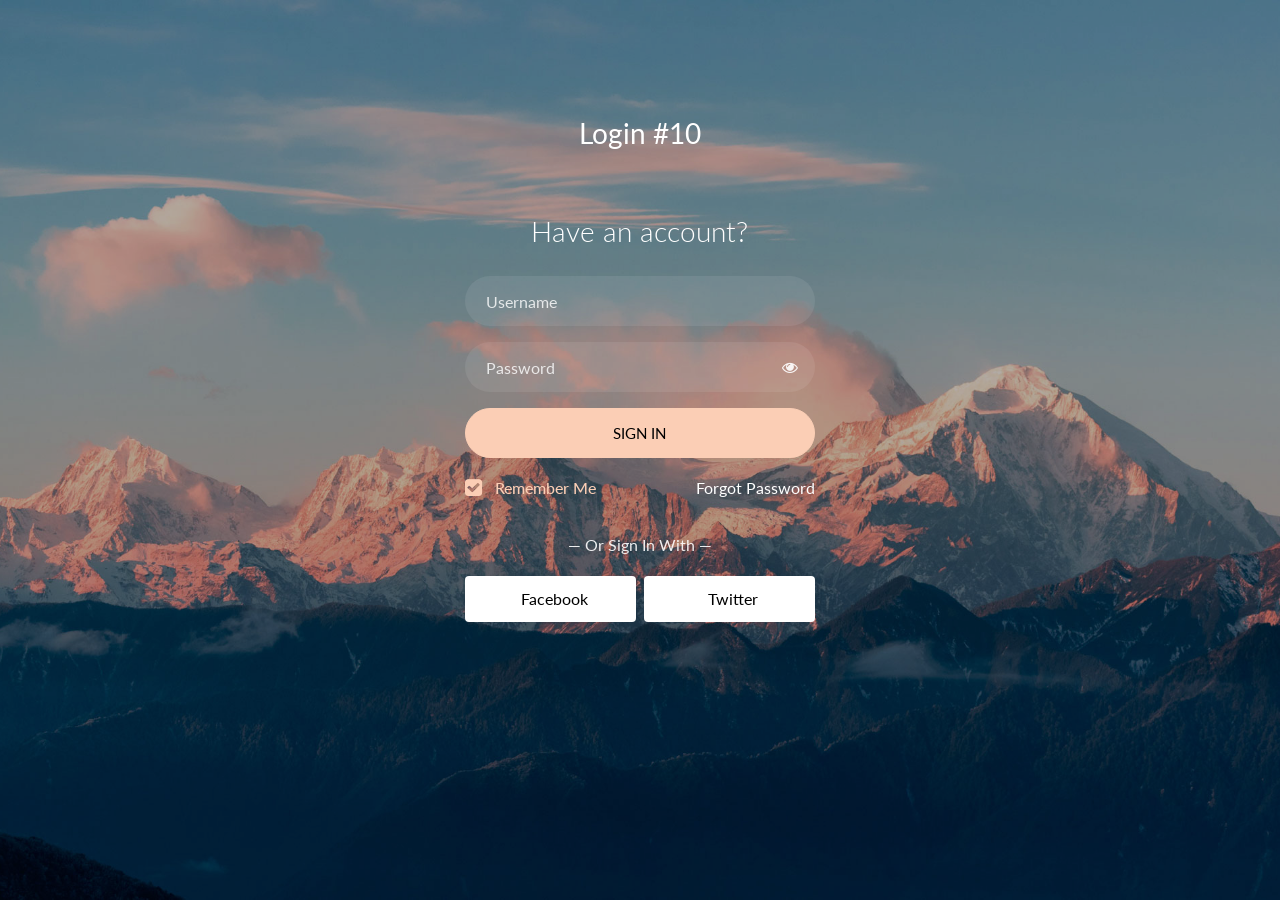
<file: login-form-20/index.html>
<!doctype html>
<html lang="en">
  <head>
  	<title>Login 10</title>
    <meta charset="utf-8">
    <meta name="viewport" content="width=device-width, initial-scale=1, shrink-to-fit=no">

	<link href="https://fonts.googleapis.com/css?family=Lato:300,400,700&display=swap" rel="stylesheet">

	<link rel="stylesheet" href="https://stackpath.bootstrapcdn.com/font-awesome/4.7.0/css/font-awesome.min.css">
	
	<link rel="stylesheet" href="css/style.css">

	</head>
	<body class="img js-fullheight" style="background-image: url(images/bg.jpg);">
	<section class="ftco-section">
		<div class="container">
			<div class="row justify-content-center">
				<div class="col-md-6 text-center mb-5">
					<h2 class="heading-section">Login #10</h2>
				</div>
			</div>
			<div class="row justify-content-center">
				<div class="col-md-6 col-lg-4">
					<div class="login-wrap p-0">
		      	<h3 class="mb-4 text-center">Have an account?</h3>
		      	<form action="#" class="signin-form">
		      		<div class="form-group">
		      			<input type="text" class="form-control" placeholder="Username" required>
		      		</div>
	            <div class="form-group">
	              <input id="password-field" type="password" class="form-control" placeholder="Password" required>
	              <span toggle="#password-field" class="fa fa-fw fa-eye field-icon toggle-password"></span>
	            </div>
	            <div class="form-group">
	            	<button type="submit" class="form-control btn btn-primary submit px-3">Sign In</button>
	            </div>
	            <div class="form-group d-md-flex">
	            	<div class="w-50">
		            	<label class="checkbox-wrap checkbox-primary">Remember Me
									  <input type="checkbox" checked>
									  <span class="checkmark"></span>
									</label>
								</div>
								<div class="w-50 text-md-right">
									<a href="#" style="color: #fff">Forgot Password</a>
								</div>
	            </div>
	          </form>
	          <p class="w-100 text-center">&mdash; Or Sign In With &mdash;</p>
	          <div class="social d-flex text-center">
	          	<a href="#" class="px-2 py-2 mr-md-1 rounded"><span class="ion-logo-facebook mr-2"></span> Facebook</a>
	          	<a href="#" class="px-2 py-2 ml-md-1 rounded"><span class="ion-logo-twitter mr-2"></span> Twitter</a>
	          </div>
		      </div>
				</div>
			</div>
		</div>
	</section>

	<script src="js/jquery.min.js"></script>
  <script src="js/popper.js"></script>
  <script src="js/bootstrap.min.js"></script>
  <script src="js/main.js"></script>

	</body>
</html>
</file>
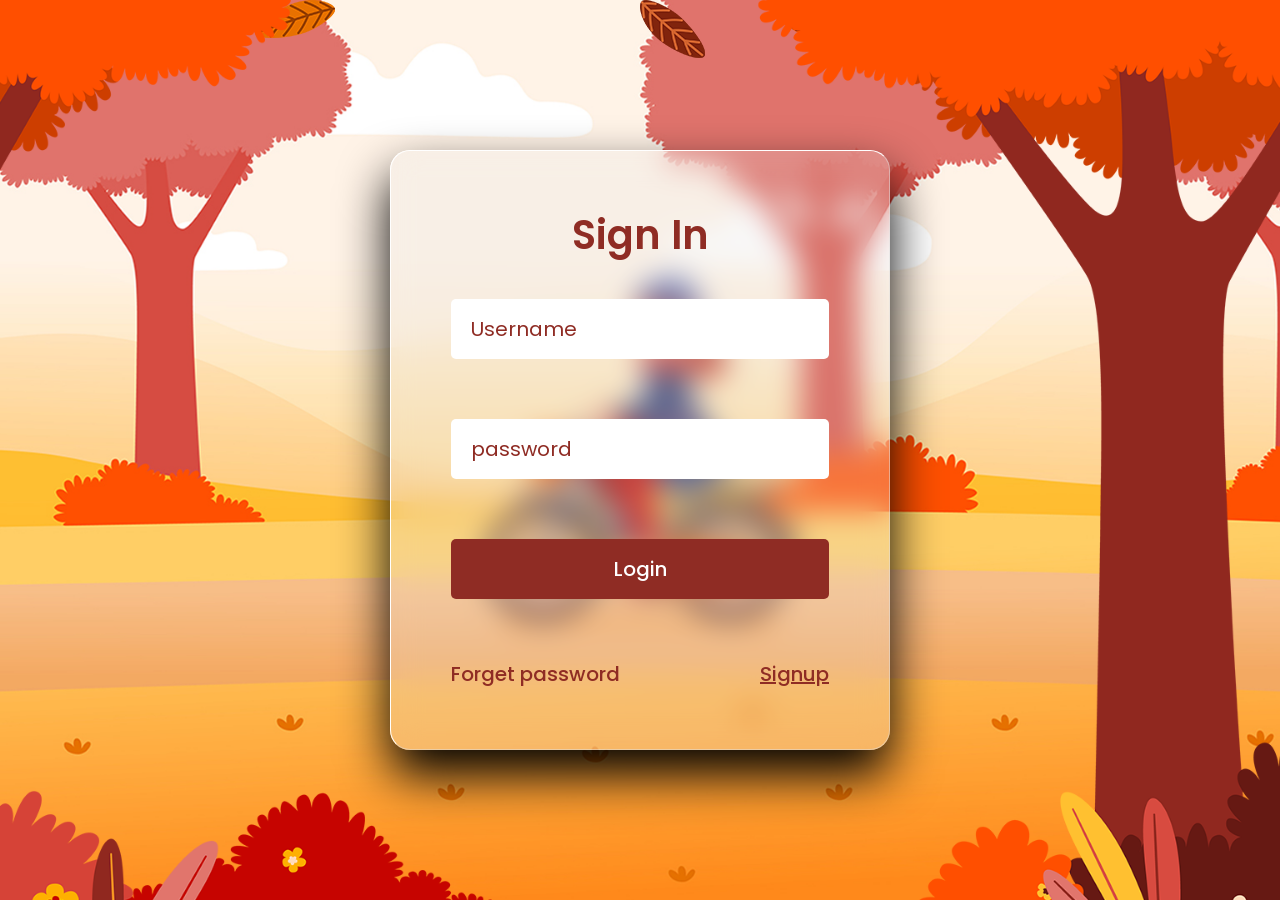
<file: Templates/Animated-custom-Login-page-template-main/index.html>
<!DOCTYPE html>
<html lang="en">
<head>
    <meta charset="UTF-8">
    <meta http-equiv="X-UA-Compatible" content="IE=edge">
    <meta name="viewport" content="width=device-width, initial-scale=1.0">
    <title>LOGIN</title>
    <link rel="stylesheet" href="style.css">
    <link rel="stylesheet" href="https://cdn.jsdelivr.net/npm/bootstrap@5.2.3/dist/css/bootstrap.min.css" integrity="sha384-rbsA2VBKQhggwzxH7pPCaAqO46MgnOM80zW1RWuH61DGLwZJEdK2Kadq2F9CUG65" crossorigin="anonymous">
    <link rel="icon" href="https://img.icons8.com/3d-fluency/256/satellites.png"  /> 
  
</head>
<body>
    <section><div class="leaves">
        <div class="set">
            <div><img src="images/leaf_01.png" alt=""></div>
            <div><img src="images/leaf_02.png" alt=""></div>
            <div><img src="images/leaf_03.png" alt=""></div>
            <div><img src="images/leaf_04.png" alt=""></div>
            <div><img src="images/leaf_01.png" alt=""></div>
            <div><img src="images/leaf_02.png" alt=""></div>
            <div><img src="images/leaf_03.png" alt=""></div>
            <div><img src="images/leaf_04.png" alt=""></div>
        </div>
    </div>
        <img src="images/bg.jpg" class="bg">
        <img src="images/girl.png" class="girl">
        <img src="images/trees.png" class="trees">
        <div class="login">
            <h2>Sign In</h2>
            <div class="inputBox">
                <input type="text" placeholder="Username">
            </div>
            <div class="inputBox">
                <input type="password" placeholder="password">
            </div>
            <div class="inputBox">
                <input type="submit" value="Login" id="btn">
            </div>
            <div class="group">
                <a href="https://www.youtube.com/" target="_blank">Forget password</a>
                <a href="https://www.netflix.com/in/login?nextpage=https%3A%2F%2Fwww.netflix.com%2Fbrowse" target="_blank">Signup</a>
            </div>
        </div>
      
    </section>
</body>
</html>
</file>
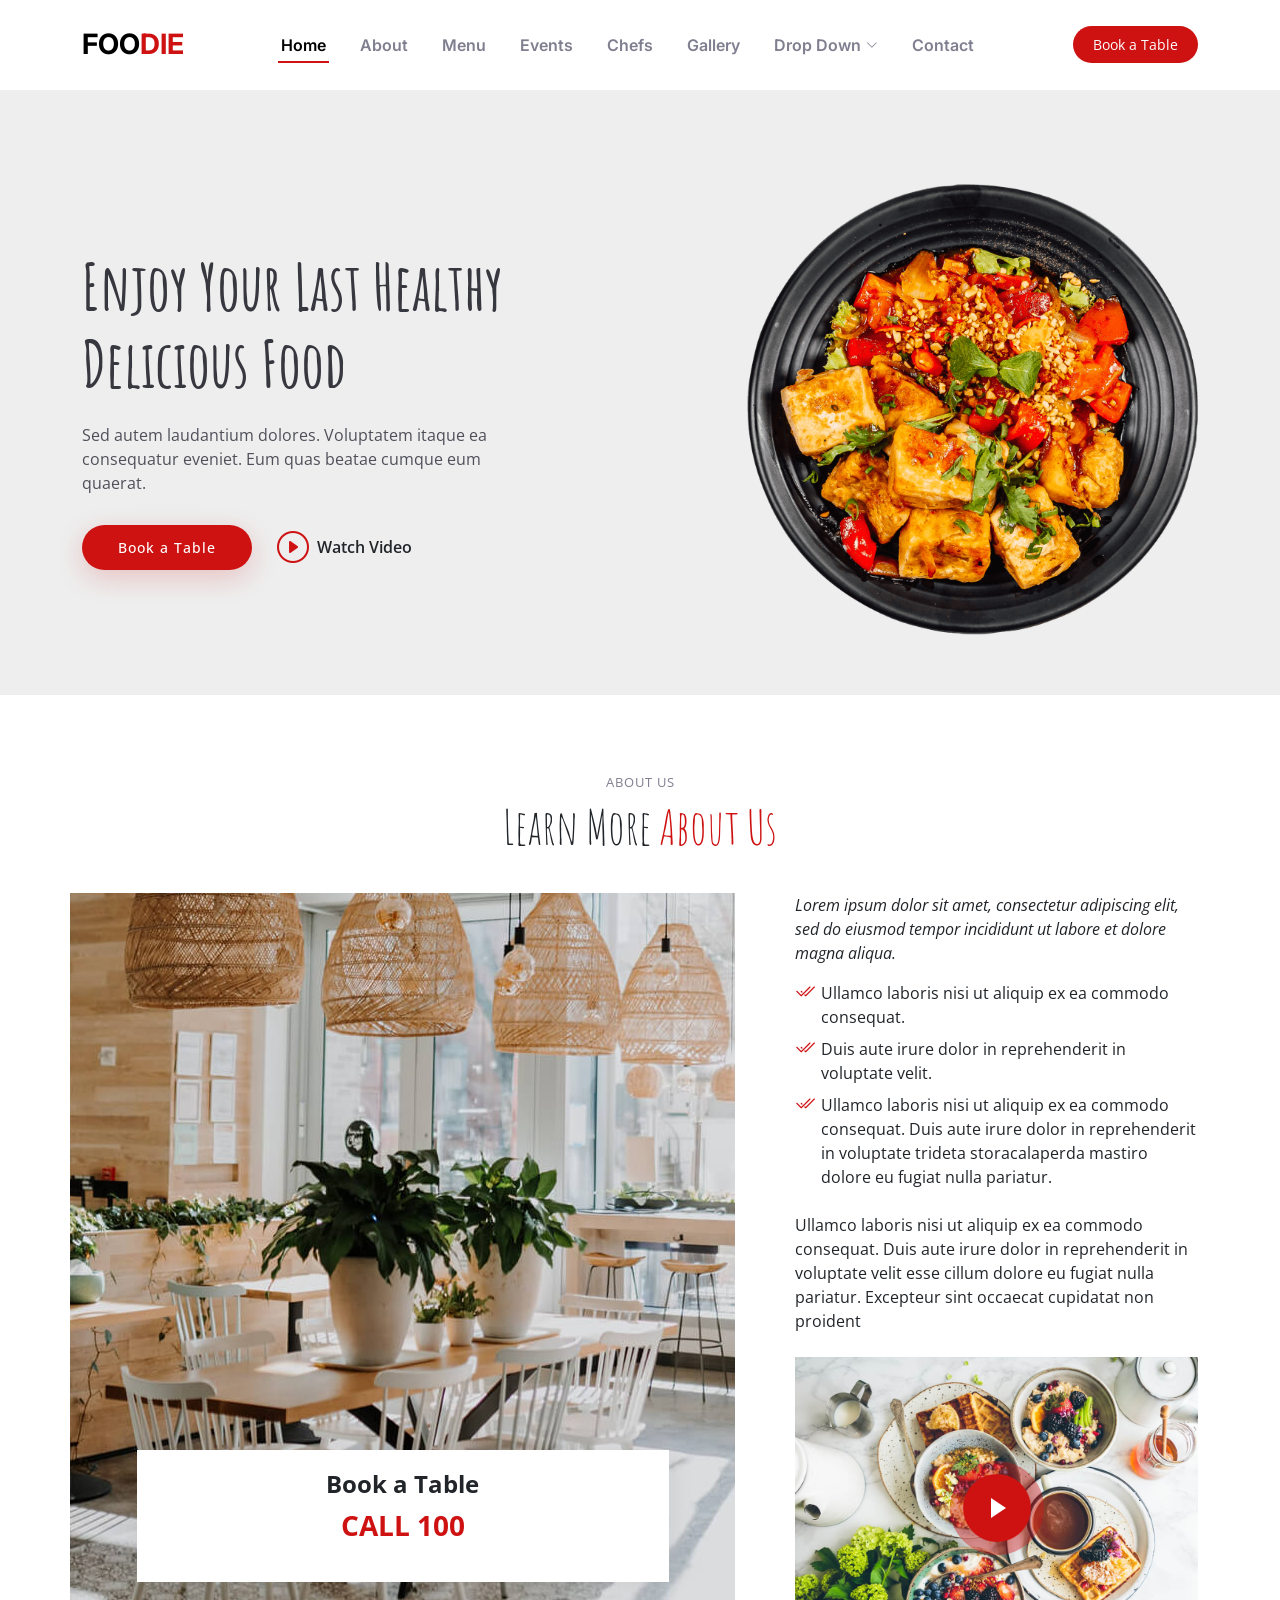
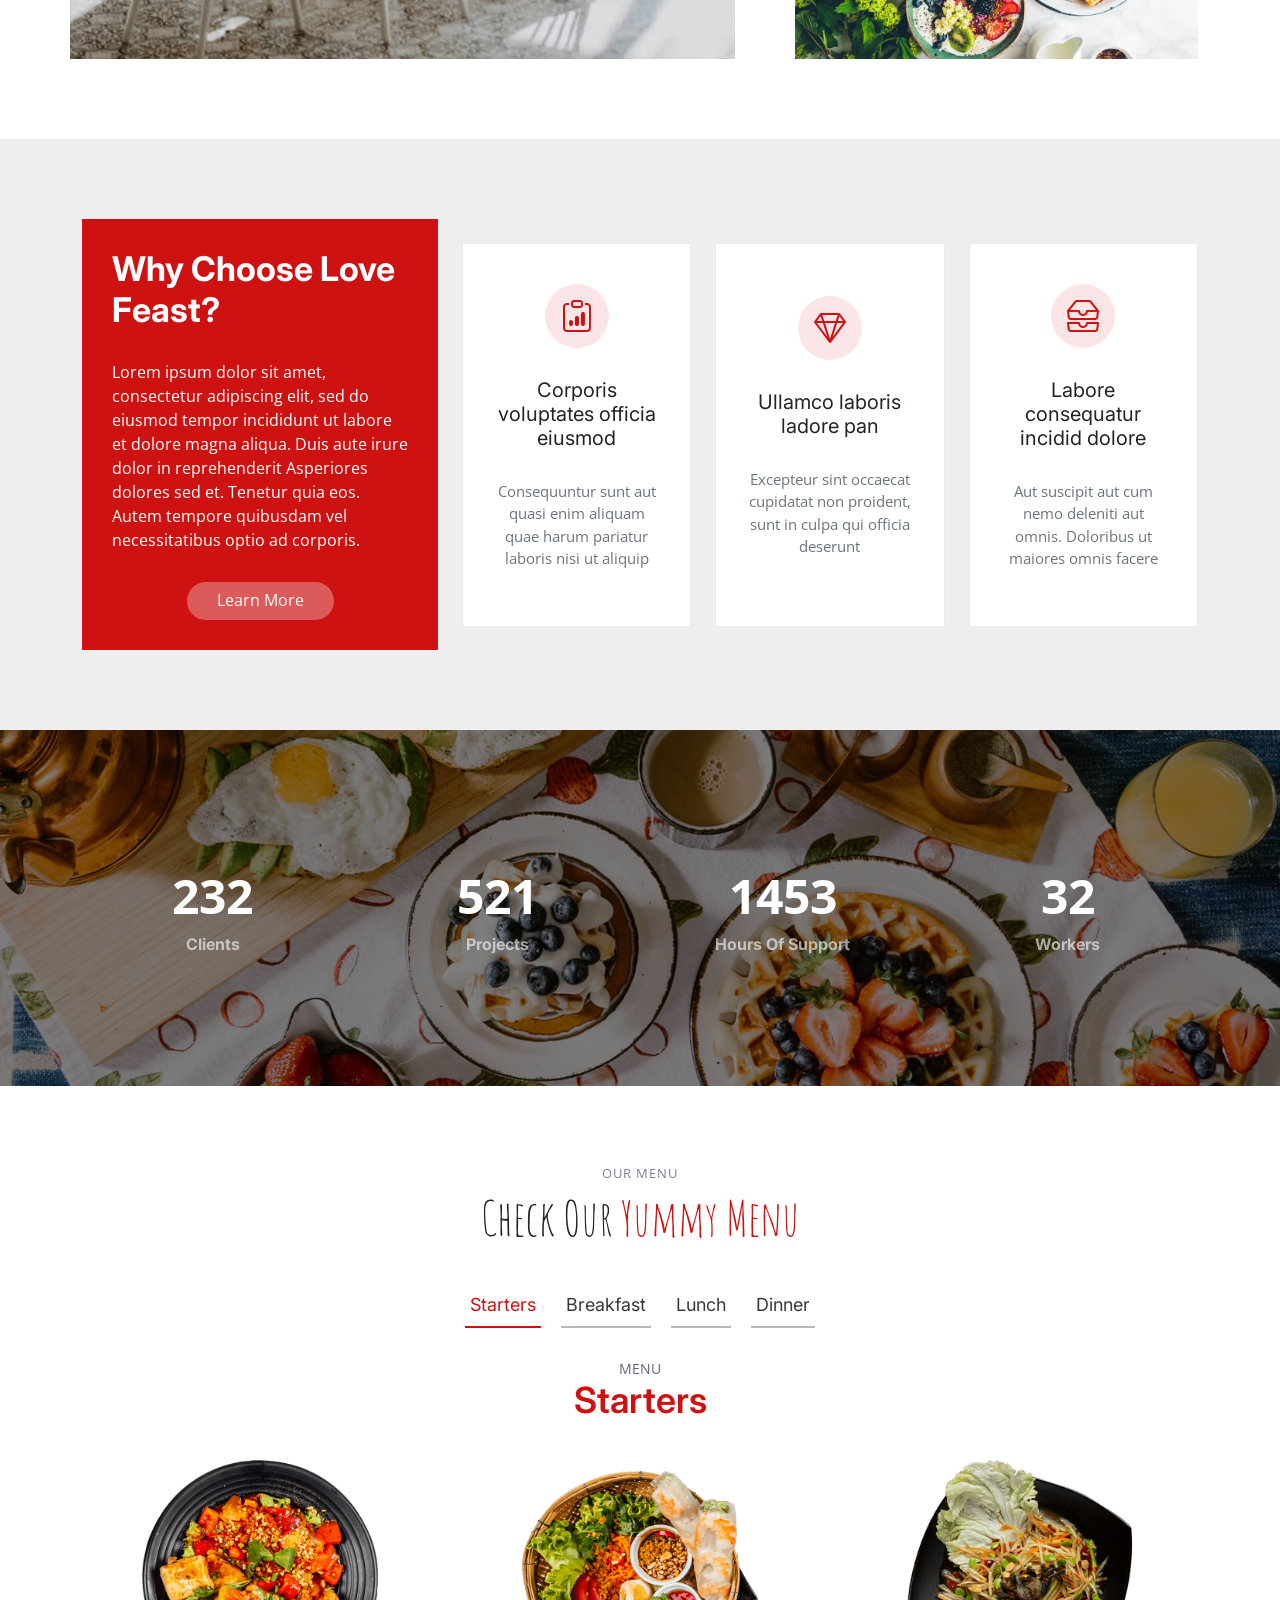
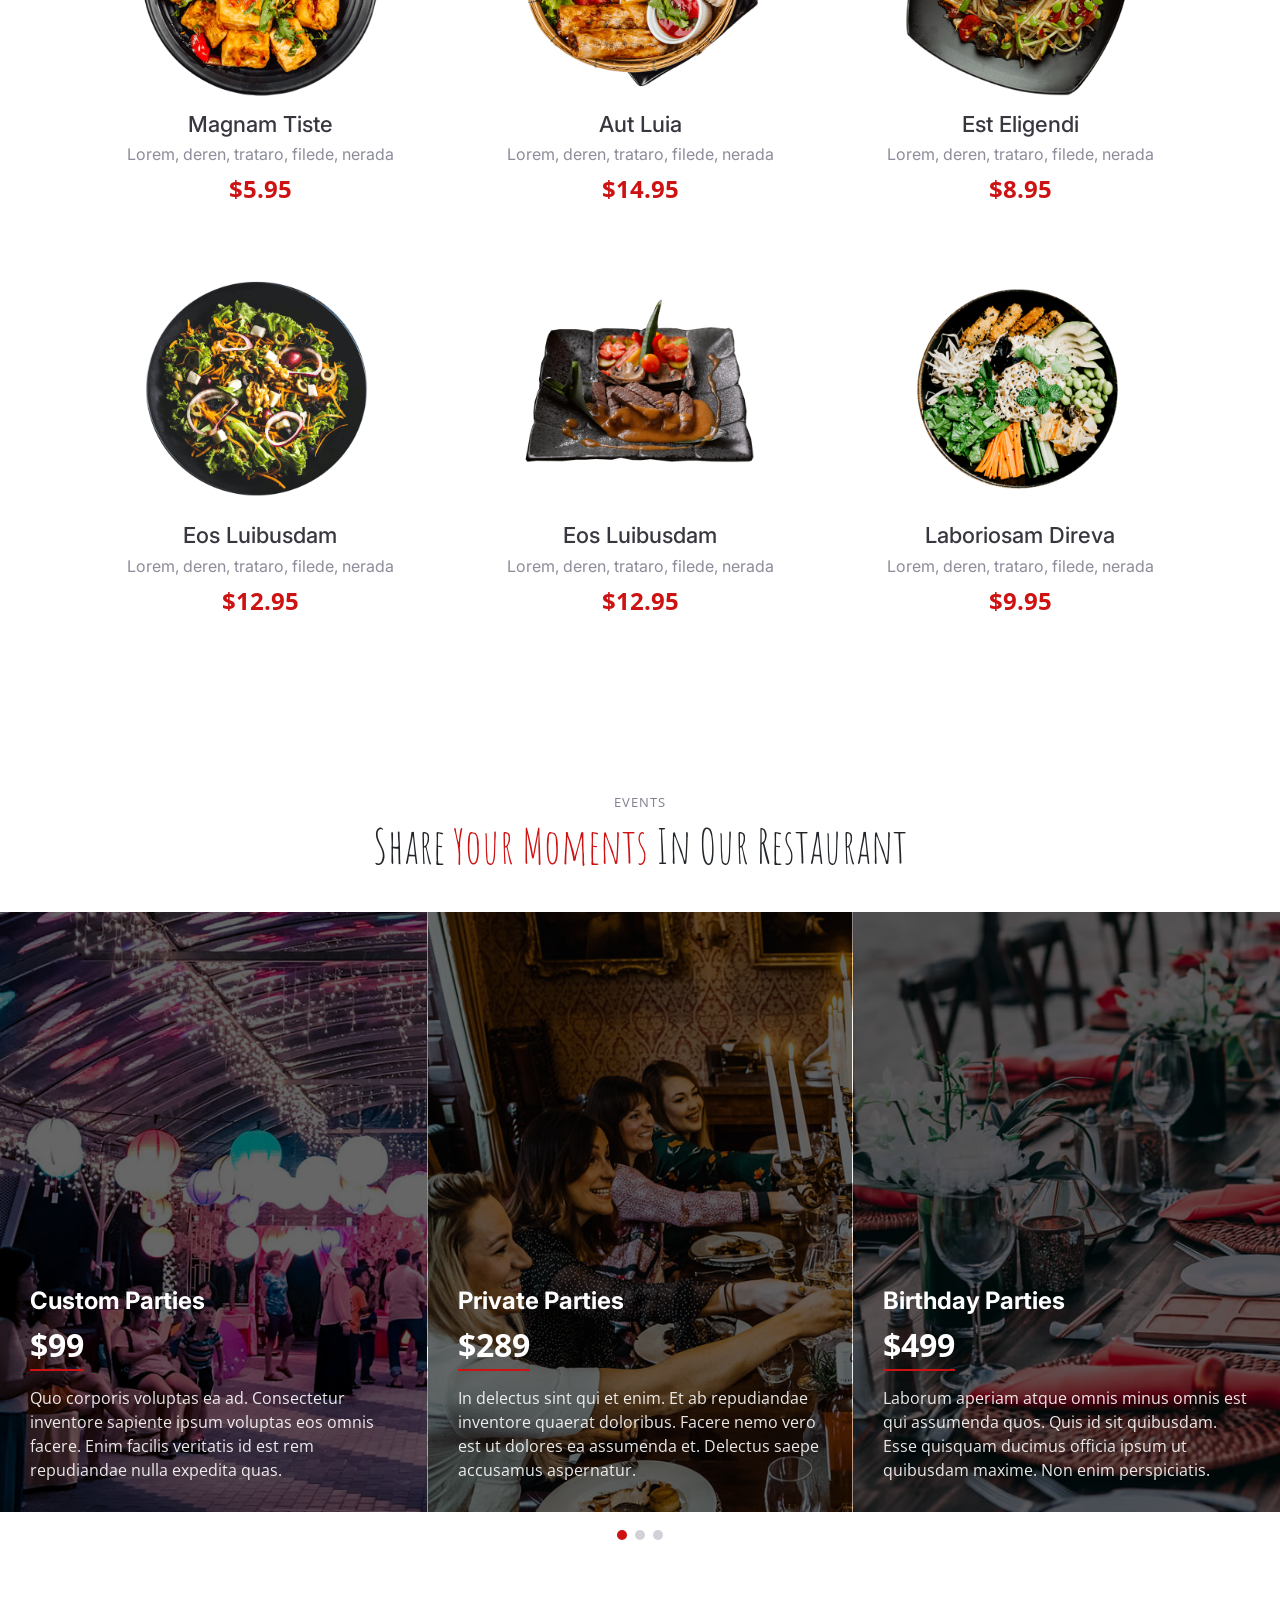
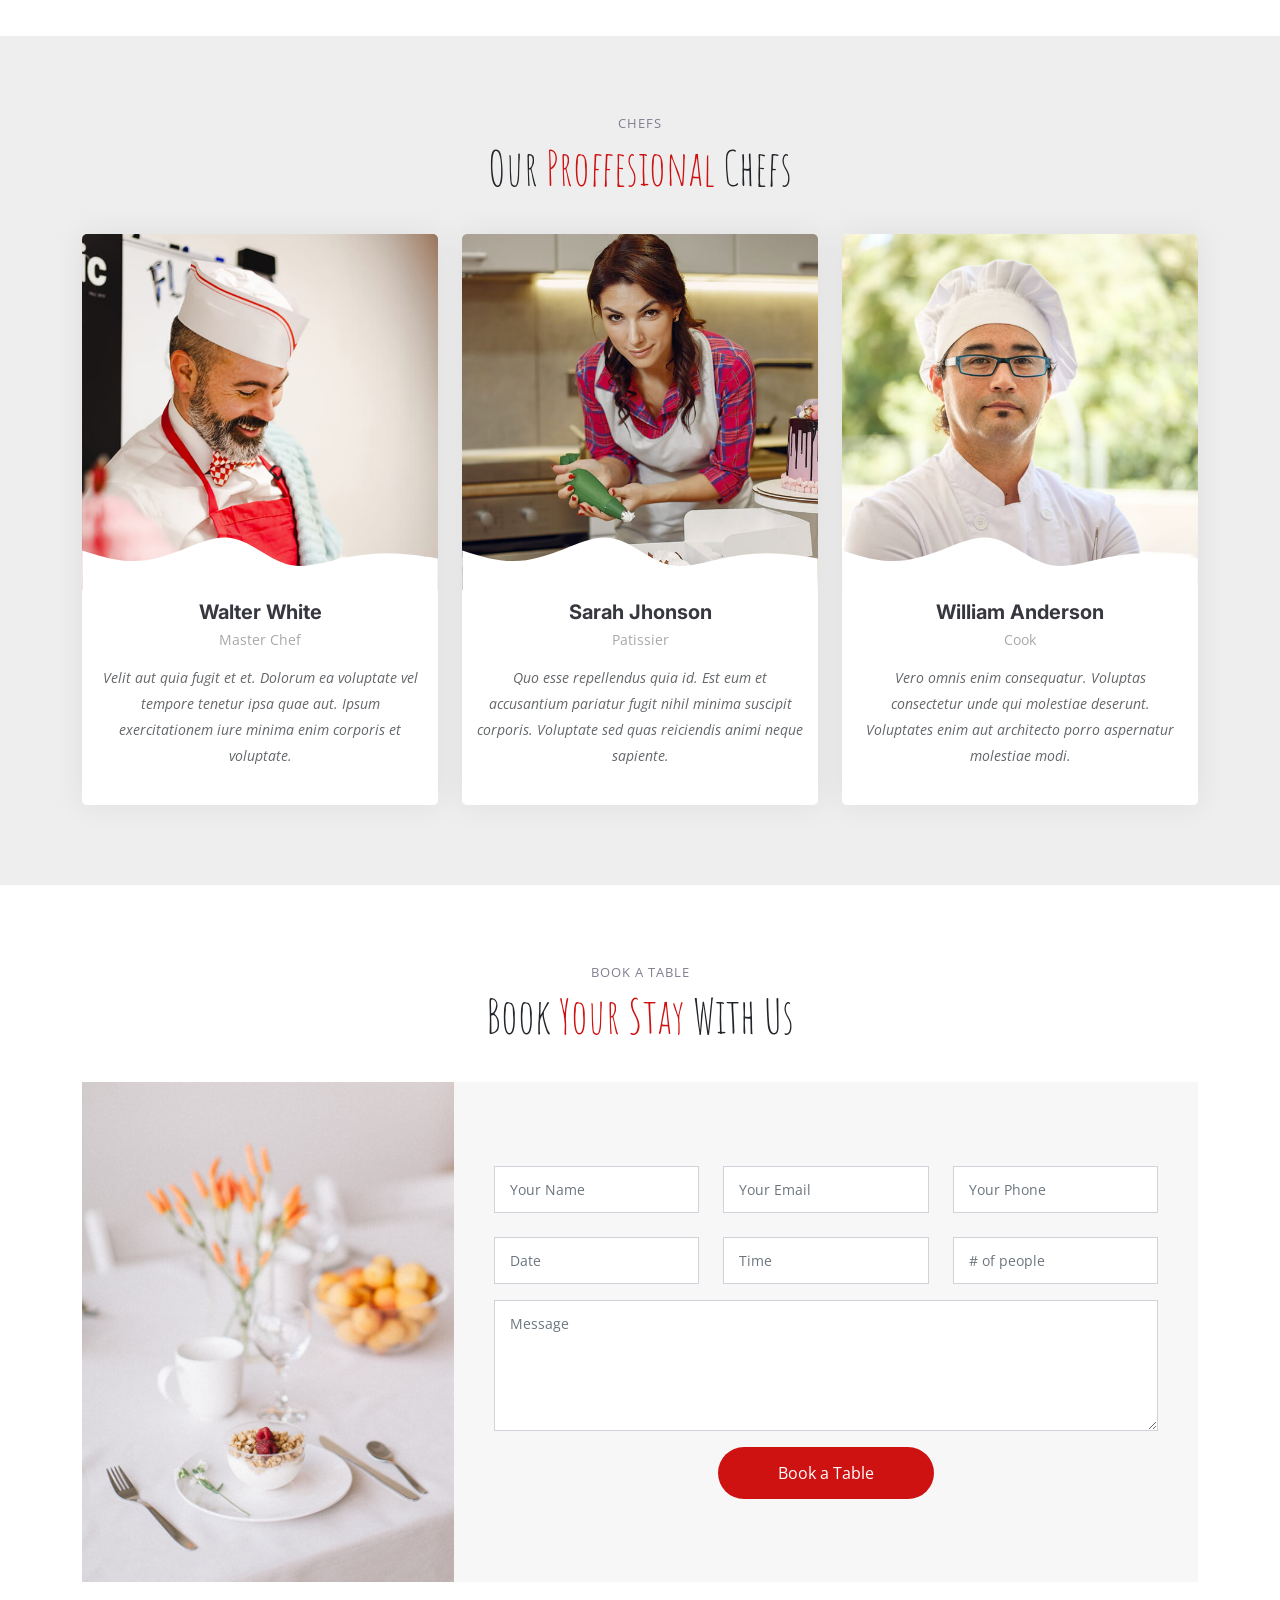
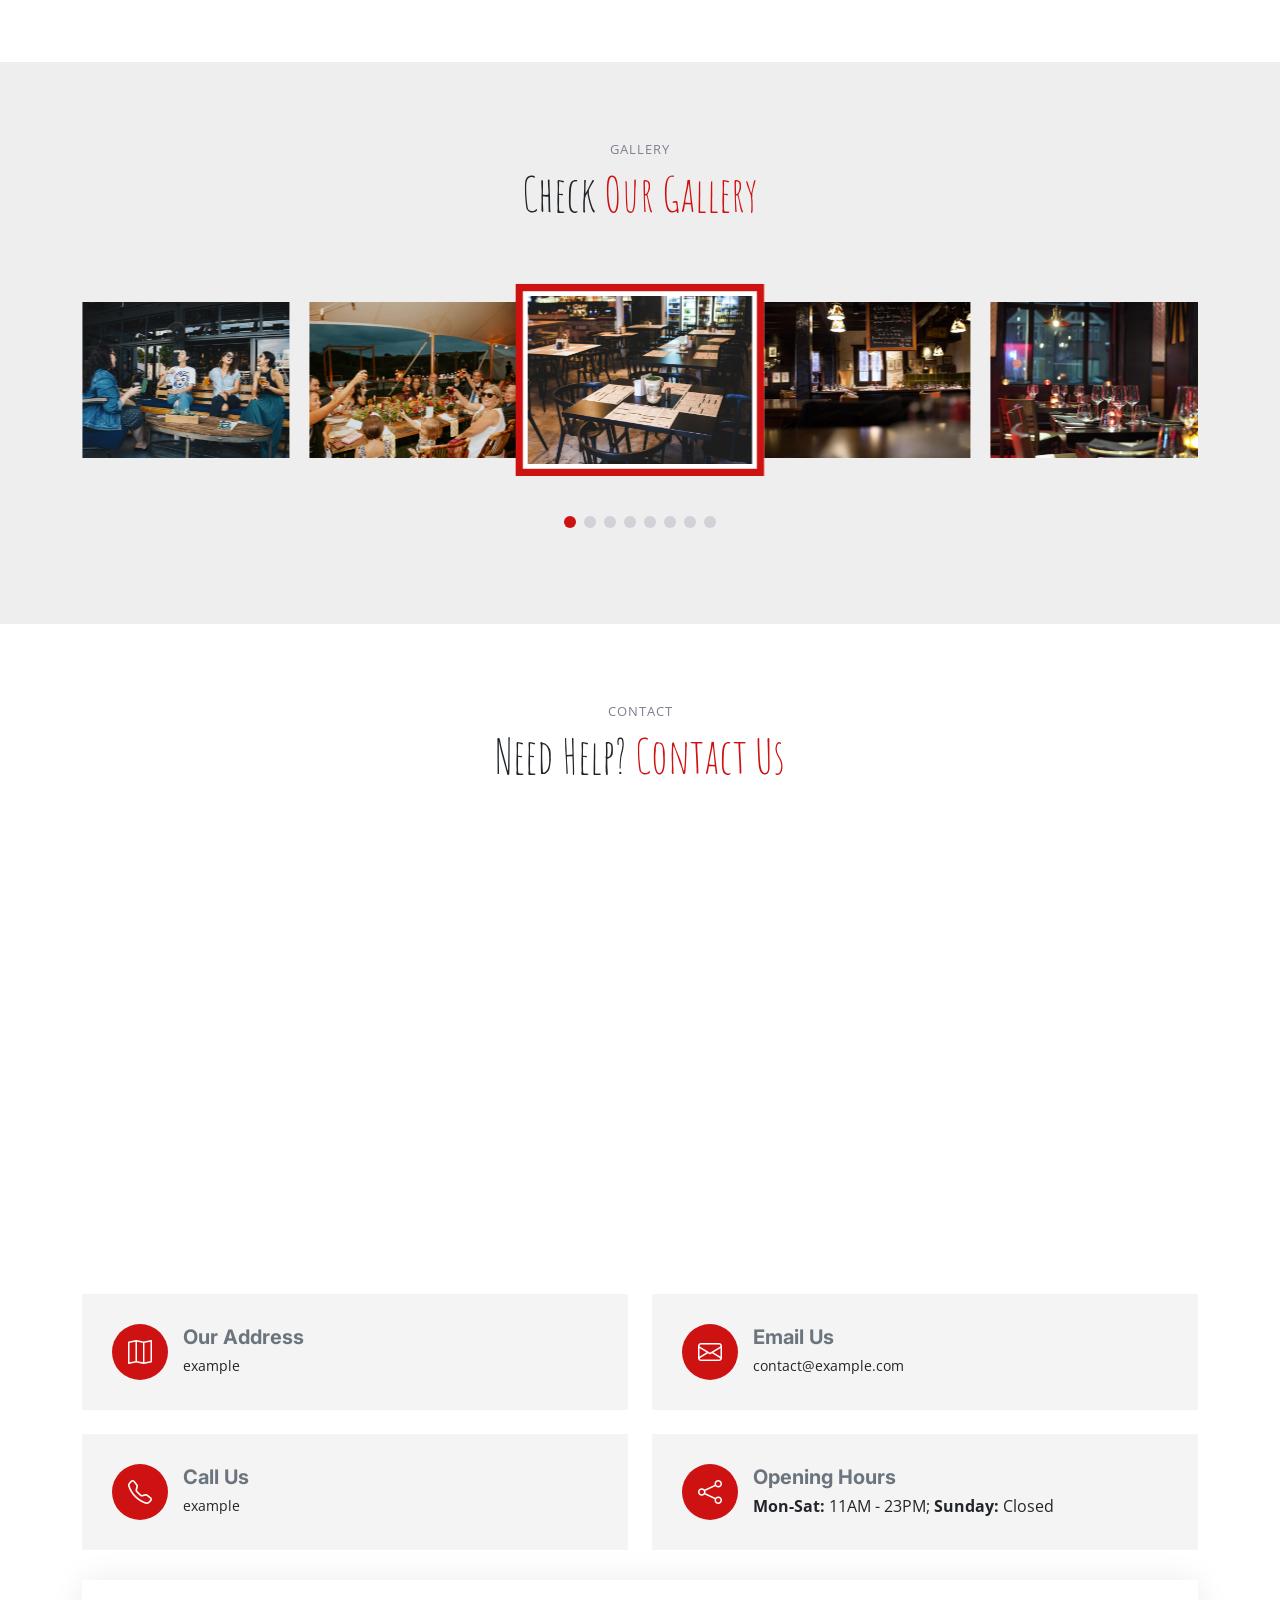
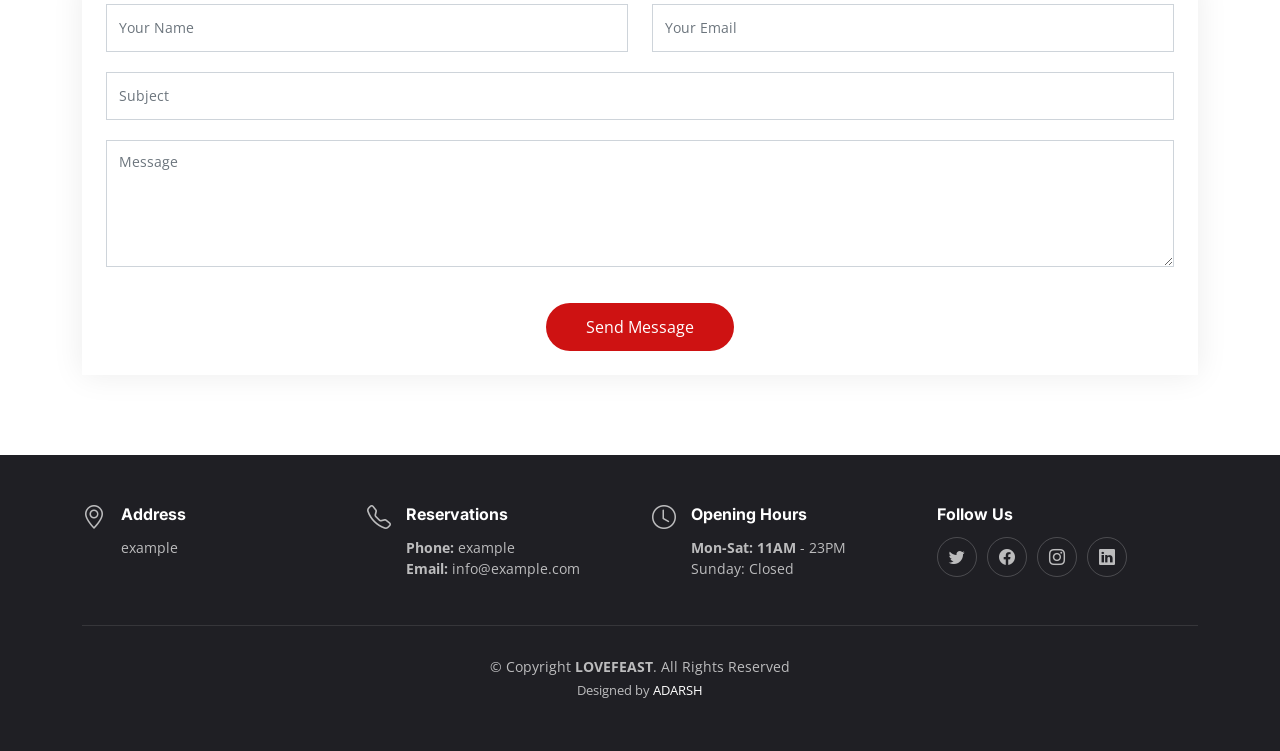
<file: Templates/Restaurant_template/index.html>
<!DOCTYPE html>
<html lang="en">

<head>
  <meta charset="utf-8">
  <meta content="width=device-width, initial-scale=1.0" name="viewport">

  <title>FOODIE</title>
  <meta content="" name="description">
  <meta content="" name="keywords">

  <!-- Favicons -->
  <link href="assets/img/favicon.png" rel="icon">
  <link href="assets/img/apple-touch-icon.png" rel="apple-touch-icon">

  <!-- Google Fonts -->
  <link rel="preconnect" href="https://fonts.googleapis.com">
  <link rel="preconnect" href="https://fonts.gstatic.com" crossorigin>
  <link href="https://fonts.googleapis.com/css2?family=Open+Sans:ital,wght@0,300;0,400;0,500;0,600;0,700;1,300;1,400;1,600;1,700&family=Amatic+SC:ital,wght@0,300;0,400;0,500;0,600;0,700;1,300;1,400;1,500;1,600;1,700&family=Inter:ital,wght@0,300;0,400;0,500;0,600;0,700;1,300;1,400;1,500;1,600;1,700&display=swap" rel="stylesheet">

  <!-- Vendor CSS Files -->
  <link href="assets/vendor/bootstrap/css/bootstrap.min.css" rel="stylesheet">
  <link href="assets/vendor/bootstrap-icons/bootstrap-icons.css" rel="stylesheet">
  <link href="assets/vendor/aos/aos.css" rel="stylesheet">
  <link href="assets/vendor/glightbox/css/glightbox.min.css" rel="stylesheet">
  <link href="assets/vendor/swiper/swiper-bundle.min.css" rel="stylesheet">

  <!-- Template Main CSS File -->
  <link href="assets/css/main.css" rel="stylesheet">

   
  ======================================================== -->
</head>

<body>

  <!-- ======= Header ======= -->
  <header id="header" class="header fixed-top d-flex align-items-center">
    <div class="container d-flex align-items-center justify-content-between">

      <a href="index.html" class="logo d-flex align-items-center me-auto me-lg-0">
        <!-- Uncomment the line below if you also wish to use an image logo -->
        <!-- <img src="assets/img/logo.png" alt=""> -->
        <h1>FOO<span>DIE</span></h1>
      </a>

      <nav id="navbar" class="navbar">
        <ul>
          <li><a href="#hero">Home</a></li>
          <li><a href="#about">About</a></li>
          <li><a href="#menu">Menu</a></li>
          <li><a href="#events">Events</a></li>
          <li><a href="#chefs">Chefs</a></li>
          <li><a href="#gallery">Gallery</a></li>
          <li class="dropdown"><a href="#"><span>Drop Down</span> <i class="bi bi-chevron-down dropdown-indicator"></i></a>
            <ul>
              <li><a href="#">Drop Down 1</a></li>
              <li class="dropdown"><a href="#"><span>Deep Drop Down</span> <i class="bi bi-chevron-down dropdown-indicator"></i></a>
                <ul>
                  <li><a href="#">Deep Drop Down 1</a></li>
                  <li><a href="#">Deep Drop Down 2</a></li>
                  <li><a href="#">Deep Drop Down 3</a></li>
                  <li><a href="#">Deep Drop Down 4</a></li>
                  <li><a href="#">Deep Drop Down 5</a></li>
                </ul>
              </li>
              <li><a href="#">Drop Down 2</a></li>
              <li><a href="#">Drop Down 3</a></li>
              <li><a href="#">Drop Down 4</a></li>
            </ul>
          </li>
          <li><a href="#contact">Contact</a></li>
        </ul>
      </nav><!-- .navbar -->

      <a class="btn-book-a-table" href="#book-a-table">Book a Table</a>
      <i class="mobile-nav-toggle mobile-nav-show bi bi-list"></i>
      <i class="mobile-nav-toggle mobile-nav-hide d-none bi bi-x"></i>

    </div>
  </header><!-- End Header -->

  <!-- ======= Hero Section ======= -->
  <section id="hero" class="hero d-flex align-items-center section-bg">
    <div class="container">
      <div class="row justify-content-between gy-5">
        <div class="col-lg-5 order-2 order-lg-1 d-flex flex-column justify-content-center align-items-center align-items-lg-start text-center text-lg-start">
          <h2 data-aos="fade-up">Enjoy Your Last Healthy<br>Delicious Food</h2>
          <p data-aos="fade-up" data-aos-delay="100">Sed autem laudantium dolores. Voluptatem itaque ea consequatur eveniet. Eum quas beatae cumque eum quaerat.</p>
          <div class="d-flex" data-aos="fade-up" data-aos-delay="200">
            <a href="#book-a-table" class="btn-book-a-table">Book a Table</a>
            <a href="https://youtu.be/3eRBFkxgG7g" class="glightbox btn-watch-video d-flex align-items-center"><i class="bi bi-play-circle"></i><span>Watch Video</span></a>
          </div>
        </div>
        <div class="col-lg-5 order-1 order-lg-2 text-center text-lg-start">
          <img src="assets/img/hero-img.png" class="img-fluid" alt="" data-aos="zoom-out" data-aos-delay="300">
        </div>
      </div>
    </div>
  </section><!-- End Hero Section -->

  <main id="main">

    <!-- ======= About Section ======= -->
    <section id="about" class="about">
      <div class="container" data-aos="fade-up">

        <div class="section-header">
          <h2>About Us</h2>
          <p>Learn More <span>About Us</span></p>
        </div>

        <div class="row gy-4">
          <div class="col-lg-7 position-relative about-img" style="background-image: url(assets/img/about.jpg) ;" data-aos="fade-up" data-aos-delay="150">
            <div class="call-us position-absolute">
              <h4>Book a Table</h4>
              <p>CALL 100</p>
            </div>
          </div>
          <div class="col-lg-5 d-flex align-items-end" data-aos="fade-up" data-aos-delay="300">
            <div class="content ps-0 ps-lg-5">
              <p class="fst-italic">
                Lorem ipsum dolor sit amet, consectetur adipiscing elit, sed do eiusmod tempor incididunt ut labore et dolore
                magna aliqua.
              </p>
              <ul>
                <li><i class="bi bi-check2-all"></i> Ullamco laboris nisi ut aliquip ex ea commodo consequat.</li>
                <li><i class="bi bi-check2-all"></i> Duis aute irure dolor in reprehenderit in voluptate velit.</li>
                <li><i class="bi bi-check2-all"></i> Ullamco laboris nisi ut aliquip ex ea commodo consequat. Duis aute irure dolor in reprehenderit in voluptate trideta storacalaperda mastiro dolore eu fugiat nulla pariatur.</li>
              </ul>
              <p>
                Ullamco laboris nisi ut aliquip ex ea commodo consequat. Duis aute irure dolor in reprehenderit in voluptate
                velit esse cillum dolore eu fugiat nulla pariatur. Excepteur sint occaecat cupidatat non proident
              </p>

              <div class="position-relative mt-4">
                <img src="assets/img/about-2.jpg" class="img-fluid" alt="">
                <a href="https://www.youtube.com/watch?v=5tQLFon8Yhk" class="glightbox play-btn"></a>
              </div>
            </div>
          </div>
        </div>

      </div>
    </section><!-- End About Section -->

    <!-- ======= Why Us Section ======= -->
    <section id="why-us" class="why-us section-bg">
      <div class="container" data-aos="fade-up">

        <div class="row gy-4">

          <div class="col-lg-4" data-aos="fade-up" data-aos-delay="100">
            <div class="why-box">
              <h3>Why Choose Love Feast?</h3>
              <p>
                Lorem ipsum dolor sit amet, consectetur adipiscing elit, sed do eiusmod tempor incididunt ut labore et dolore magna aliqua. Duis aute irure dolor in reprehenderit
                Asperiores dolores sed et. Tenetur quia eos. Autem tempore quibusdam vel necessitatibus optio ad corporis.
              </p>
              <div class="text-center">
                <a href="#" class="more-btn">Learn More <i class="bx bx-chevron-right"></i></a>
              </div>
            </div>
          </div><!-- End Why Box -->

          <div class="col-lg-8 d-flex align-items-center">
            <div class="row gy-4">

              <div class="col-xl-4" data-aos="fade-up" data-aos-delay="200">
                <div class="icon-box d-flex flex-column justify-content-center align-items-center">
                  <i class="bi bi-clipboard-data"></i>
                  <h4>Corporis voluptates officia eiusmod</h4>
                  <p>Consequuntur sunt aut quasi enim aliquam quae harum pariatur laboris nisi ut aliquip</p>
                </div>
              </div><!-- End Icon Box -->

              <div class="col-xl-4" data-aos="fade-up" data-aos-delay="300">
                <div class="icon-box d-flex flex-column justify-content-center align-items-center">
                  <i class="bi bi-gem"></i>
                  <h4>Ullamco laboris ladore pan</h4>
                  <p>Excepteur sint occaecat cupidatat non proident, sunt in culpa qui officia deserunt</p>
                </div>
              </div><!-- End Icon Box -->

              <div class="col-xl-4" data-aos="fade-up" data-aos-delay="400">
                <div class="icon-box d-flex flex-column justify-content-center align-items-center">
                  <i class="bi bi-inboxes"></i>
                  <h4>Labore consequatur incidid dolore</h4>
                  <p>Aut suscipit aut cum nemo deleniti aut omnis. Doloribus ut maiores omnis facere</p>
                </div>
              </div><!-- End Icon Box -->

            </div>
          </div>

        </div>

      </div>
    </section><!-- End Why Us Section -->

    <!-- ======= Stats Counter Section ======= -->
    <section id="stats-counter" class="stats-counter">
      <div class="container" data-aos="zoom-out">

        <div class="row gy-4">

          <div class="col-lg-3 col-md-6">
            <div class="stats-item text-center w-100 h-100">
              <span data-purecounter-start="0" data-purecounter-end="232" data-purecounter-duration="1" class="purecounter"></span>
              <p>Clients</p>
            </div>
          </div><!-- End Stats Item -->

          <div class="col-lg-3 col-md-6">
            <div class="stats-item text-center w-100 h-100">
              <span data-purecounter-start="0" data-purecounter-end="521" data-purecounter-duration="1" class="purecounter"></span>
              <p>Projects</p>
            </div>
          </div><!-- End Stats Item -->

          <div class="col-lg-3 col-md-6">
            <div class="stats-item text-center w-100 h-100">
              <span data-purecounter-start="0" data-purecounter-end="1453" data-purecounter-duration="1" class="purecounter"></span>
              <p>Hours Of Support</p>
            </div>
          </div><!-- End Stats Item -->

          <div class="col-lg-3 col-md-6">
            <div class="stats-item text-center w-100 h-100">
              <span data-purecounter-start="0" data-purecounter-end="32" data-purecounter-duration="1" class="purecounter"></span>
              <p>Workers</p>
            </div>
          </div><!-- End Stats Item -->

        </div>

      </div>
    </section><!-- End Stats Counter Section -->

    <!-- ======= Menu Section ======= -->
    <section id="menu" class="menu">
      <div class="container" data-aos="fade-up">

        <div class="section-header">
          <h2>Our Menu</h2>
          <p>Check Our <span>Yummy Menu</span></p>
        </div>

        <ul class="nav nav-tabs d-flex justify-content-center" data-aos="fade-up" data-aos-delay="200">

          <li class="nav-item">
            <a class="nav-link active show" data-bs-toggle="tab" data-bs-target="#menu-starters">
              <h4>Starters</h4>
            </a>
          </li><!-- End tab nav item -->

          <li class="nav-item">
            <a class="nav-link" data-bs-toggle="tab" data-bs-target="#menu-breakfast">
              <h4>Breakfast</h4>
            </a><!-- End tab nav item -->

          <li class="nav-item">
            <a class="nav-link" data-bs-toggle="tab" data-bs-target="#menu-lunch">
              <h4>Lunch</h4>
            </a>
          </li><!-- End tab nav item -->

          <li class="nav-item">
            <a class="nav-link" data-bs-toggle="tab" data-bs-target="#menu-dinner">
              <h4>Dinner</h4>
            </a>
          </li><!-- End tab nav item -->

        </ul>

        <div class="tab-content" data-aos="fade-up" data-aos-delay="300">

          <div class="tab-pane fade active show" id="menu-starters">

            <div class="tab-header text-center">
              <p>Menu</p>
              <h3>Starters</h3>
            </div>

            <div class="row gy-5">

              <div class="col-lg-4 menu-item">
                <a href="assets/img/menu/menu-item-1.png" class="glightbox"><img src="assets/img/menu/menu-item-1.png" class="menu-img img-fluid" alt=""></a>
                <h4>Magnam Tiste</h4>
                <p class="ingredients">
                  Lorem, deren, trataro, filede, nerada
                </p>
                <p class="price">
                  $5.95
                </p>
              </div><!-- Menu Item -->

              <div class="col-lg-4 menu-item">
                <a href="assets/img/menu/menu-item-2.png" class="glightbox"><img src="assets/img/menu/menu-item-2.png" class="menu-img img-fluid" alt=""></a>
                <h4>Aut Luia</h4>
                <p class="ingredients">
                  Lorem, deren, trataro, filede, nerada
                </p>
                <p class="price">
                  $14.95
                </p>
              </div><!-- Menu Item -->

              <div class="col-lg-4 menu-item">
                <a href="assets/img/menu/menu-item-3.png" class="glightbox"><img src="assets/img/menu/menu-item-3.png" class="menu-img img-fluid" alt=""></a>
                <h4>Est Eligendi</h4>
                <p class="ingredients">
                  Lorem, deren, trataro, filede, nerada
                </p>
                <p class="price">
                  $8.95
                </p>
              </div><!-- Menu Item -->

              <div class="col-lg-4 menu-item">
                <a href="assets/img/menu/menu-item-4.png" class="glightbox"><img src="assets/img/menu/menu-item-4.png" class="menu-img img-fluid" alt=""></a>
                <h4>Eos Luibusdam</h4>
                <p class="ingredients">
                  Lorem, deren, trataro, filede, nerada
                </p>
                <p class="price">
                  $12.95
                </p>
              </div><!-- Menu Item -->

              <div class="col-lg-4 menu-item">
                <a href="assets/img/menu/menu-item-5.png" class="glightbox"><img src="assets/img/menu/menu-item-5.png" class="menu-img img-fluid" alt=""></a>
                <h4>Eos Luibusdam</h4>
                <p class="ingredients">
                  Lorem, deren, trataro, filede, nerada
                </p>
                <p class="price">
                  $12.95
                </p>
              </div><!-- Menu Item -->

              <div class="col-lg-4 menu-item">
                <a href="assets/img/menu/menu-item-6.png" class="glightbox"><img src="assets/img/menu/menu-item-6.png" class="menu-img img-fluid" alt=""></a>
                <h4>Laboriosam Direva</h4>
                <p class="ingredients">
                  Lorem, deren, trataro, filede, nerada
                </p>
                <p class="price">
                  $9.95
                </p>
              </div><!-- Menu Item -->

            </div>
          </div><!-- End Starter Menu Content -->

          <div class="tab-pane fade" id="menu-breakfast">

            <div class="tab-header text-center">
              <p>Menu</p>
              <h3>Breakfast</h3>
            </div>

            <div class="row gy-5">

              <div class="col-lg-4 menu-item">
                <a href="assets/img/menu/menu-item-1.png" class="glightbox"><img src="assets/img/menu/menu-item-1.png" class="menu-img img-fluid" alt=""></a>
                <h4>Magnam Tiste</h4>
                <p class="ingredients">
                  Lorem, deren, trataro, filede, nerada
                </p>
                <p class="price">
                  $5.95
                </p>
              </div><!-- Menu Item -->

              <div class="col-lg-4 menu-item">
                <a href="assets/img/menu/menu-item-2.png" class="glightbox"><img src="assets/img/menu/menu-item-2.png" class="menu-img img-fluid" alt=""></a>
                <h4>Aut Luia</h4>
                <p class="ingredients">
                  Lorem, deren, trataro, filede, nerada
                </p>
                <p class="price">
                  $14.95
                </p>
              </div><!-- Menu Item -->

              <div class="col-lg-4 menu-item">
                <a href="assets/img/menu/menu-item-3.png" class="glightbox"><img src="assets/img/menu/menu-item-3.png" class="menu-img img-fluid" alt=""></a>
                <h4>Est Eligendi</h4>
                <p class="ingredients">
                  Lorem, deren, trataro, filede, nerada
                </p>
                <p class="price">
                  $8.95
                </p>
              </div><!-- Menu Item -->

              <div class="col-lg-4 menu-item">
                <a href="assets/img/menu/menu-item-4.png" class="glightbox"><img src="assets/img/menu/menu-item-4.png" class="menu-img img-fluid" alt=""></a>
                <h4>Eos Luibusdam</h4>
                <p class="ingredients">
                  Lorem, deren, trataro, filede, nerada
                </p>
                <p class="price">
                  $12.95
                </p>
              </div><!-- Menu Item -->

              <div class="col-lg-4 menu-item">
                <a href="assets/img/menu/menu-item-5.png" class="glightbox"><img src="assets/img/menu/menu-item-5.png" class="menu-img img-fluid" alt=""></a>
                <h4>Eos Luibusdam</h4>
                <p class="ingredients">
                  Lorem, deren, trataro, filede, nerada
                </p>
                <p class="price">
                  $12.95
                </p>
              </div><!-- Menu Item -->

              <div class="col-lg-4 menu-item">
                <a href="assets/img/menu/menu-item-6.png" class="glightbox"><img src="assets/img/menu/menu-item-6.png" class="menu-img img-fluid" alt=""></a>
                <h4>Laboriosam Direva</h4>
                <p class="ingredients">
                  Lorem, deren, trataro, filede, nerada
                </p>
                <p class="price">
                  $9.95
                </p>
              </div><!-- Menu Item -->

            </div>
          </div><!-- End Breakfast Menu Content -->

          <div class="tab-pane fade" id="menu-lunch">

            <div class="tab-header text-center">
              <p>Menu</p>
              <h3>Lunch</h3>
            </div>

            <div class="row gy-5">

              <div class="col-lg-4 menu-item">
                <a href="assets/img/menu/menu-item-1.png" class="glightbox"><img src="assets/img/menu/menu-item-1.png" class="menu-img img-fluid" alt=""></a>
                <h4>Magnam Tiste</h4>
                <p class="ingredients">
                  Lorem, deren, trataro, filede, nerada
                </p>
                <p class="price">
                  $5.95
                </p>
              </div><!-- Menu Item -->

              <div class="col-lg-4 menu-item">
                <a href="assets/img/menu/menu-item-2.png" class="glightbox"><img src="assets/img/menu/menu-item-2.png" class="menu-img img-fluid" alt=""></a>
                <h4>Aut Luia</h4>
                <p class="ingredients">
                  Lorem, deren, trataro, filede, nerada
                </p>
                <p class="price">
                  $14.95
                </p>
              </div><!-- Menu Item -->

              <div class="col-lg-4 menu-item">
                <a href="assets/img/menu/menu-item-3.png" class="glightbox"><img src="assets/img/menu/menu-item-3.png" class="menu-img img-fluid" alt=""></a>
                <h4>Est Eligendi</h4>
                <p class="ingredients">
                  Lorem, deren, trataro, filede, nerada
                </p>
                <p class="price">
                  $8.95
                </p>
              </div><!-- Menu Item -->

              <div class="col-lg-4 menu-item">
                <a href="assets/img/menu/menu-item-4.png" class="glightbox"><img src="assets/img/menu/menu-item-4.png" class="menu-img img-fluid" alt=""></a>
                <h4>Eos Luibusdam</h4>
                <p class="ingredients">
                  Lorem, deren, trataro, filede, nerada
                </p>
                <p class="price">
                  $12.95
                </p>
              </div><!-- Menu Item -->

              <div class="col-lg-4 menu-item">
                <a href="assets/img/menu/menu-item-5.png" class="glightbox"><img src="assets/img/menu/menu-item-5.png" class="menu-img img-fluid" alt=""></a>
                <h4>Eos Luibusdam</h4>
                <p class="ingredients">
                  Lorem, deren, trataro, filede, nerada
                </p>
                <p class="price">
                  $12.95
                </p>
              </div><!-- Menu Item -->

              <div class="col-lg-4 menu-item">
                <a href="assets/img/menu/menu-item-6.png" class="glightbox"><img src="assets/img/menu/menu-item-6.png" class="menu-img img-fluid" alt=""></a>
                <h4>Laboriosam Direva</h4>
                <p class="ingredients">
                  Lorem, deren, trataro, filede, nerada
                </p>
                <p class="price">
                  $9.95
                </p>
              </div><!-- Menu Item -->

            </div>
          </div><!-- End Lunch Menu Content -->

          <div class="tab-pane fade" id="menu-dinner">

            <div class="tab-header text-center">
              <p>Menu</p>
              <h3>Dinner</h3>
            </div>

            <div class="row gy-5">

              <div class="col-lg-4 menu-item">
                <a href="assets/img/menu/menu-item-1.png" class="glightbox"><img src="assets/img/menu/menu-item-1.png" class="menu-img img-fluid" alt=""></a>
                <h4>Magnam Tiste</h4>
                <p class="ingredients">
                  Lorem, deren, trataro, filede, nerada
                </p>
                <p class="price">
                  $5.95
                </p>
              </div><!-- Menu Item -->

              <div class="col-lg-4 menu-item">
                <a href="assets/img/menu/menu-item-2.png" class="glightbox"><img src="assets/img/menu/menu-item-2.png" class="menu-img img-fluid" alt=""></a>
                <h4>Aut Luia</h4>
                <p class="ingredients">
                  Lorem, deren, trataro, filede, nerada
                </p>
                <p class="price">
                  $14.95
                </p>
              </div><!-- Menu Item -->

              <div class="col-lg-4 menu-item">
                <a href="assets/img/menu/menu-item-3.png" class="glightbox"><img src="assets/img/menu/menu-item-3.png" class="menu-img img-fluid" alt=""></a>
                <h4>Est Eligendi</h4>
                <p class="ingredients">
                  Lorem, deren, trataro, filede, nerada
                </p>
                <p class="price">
                  $8.95
                </p>
              </div><!-- Menu Item -->

              <div class="col-lg-4 menu-item">
                <a href="assets/img/menu/menu-item-4.png" class="glightbox"><img src="assets/img/menu/menu-item-4.png" class="menu-img img-fluid" alt=""></a>
                <h4>Eos Luibusdam</h4>
                <p class="ingredients">
                  Lorem, deren, trataro, filede, nerada
                </p>
                <p class="price">
                  $12.95
                </p>
              </div><!-- Menu Item -->

              <div class="col-lg-4 menu-item">
                <a href="assets/img/menu/menu-item-5.png" class="glightbox"><img src="assets/img/menu/menu-item-5.png" class="menu-img img-fluid" alt=""></a>
                <h4>Eos Luibusdam</h4>
                <p class="ingredients">
                  Lorem, deren, trataro, filede, nerada
                </p>
                <p class="price">
                  $12.95
                </p>
              </div><!-- Menu Item -->

              <div class="col-lg-4 menu-item">
                <a href="assets/img/menu/menu-item-6.png" class="glightbox"><img src="assets/img/menu/menu-item-6.png" class="menu-img img-fluid" alt=""></a>
                <h4>Laboriosam Direva</h4>
                <p class="ingredients">
                  Lorem, deren, trataro, filede, nerada
                </p>
                <p class="price">
                  $9.95
                </p>
              </div><!-- Menu Item -->

            </div>
          </div><!-- End Dinner Menu Content -->

        </div>

      </div>
    </section><!-- End Menu Section -->

  


    <!-- ======= Events Section ======= -->
    <section id="events" class="events">
      <div class="container-fluid" data-aos="fade-up">

        <div class="section-header">
          <h2>Events</h2>
          <p>Share <span>Your Moments</span> In Our Restaurant</p>
        </div>

        <div class="slides-3 swiper" data-aos="fade-up" data-aos-delay="100">
          <div class="swiper-wrapper">

            <div class="swiper-slide event-item d-flex flex-column justify-content-end" style="background-image: url(assets/img/events-1.jpg)">
              <h3>Custom Parties</h3>
              <div class="price align-self-start">$99</div>
              <p class="description">
                Quo corporis voluptas ea ad. Consectetur inventore sapiente ipsum voluptas eos omnis facere. Enim facilis veritatis id est rem repudiandae nulla expedita quas.
              </p>
            </div><!-- End Event item -->

            <div class="swiper-slide event-item d-flex flex-column justify-content-end" style="background-image: url(assets/img/events-2.jpg)">
              <h3>Private Parties</h3>
              <div class="price align-self-start">$289</div>
              <p class="description">
                In delectus sint qui et enim. Et ab repudiandae inventore quaerat doloribus. Facere nemo vero est ut dolores ea assumenda et. Delectus saepe accusamus aspernatur.
              </p>
            </div><!-- End Event item -->

            <div class="swiper-slide event-item d-flex flex-column justify-content-end" style="background-image: url(assets/img/events-3.jpg)">
              <h3>Birthday Parties</h3>
              <div class="price align-self-start">$499</div>
              <p class="description">
                Laborum aperiam atque omnis minus omnis est qui assumenda quos. Quis id sit quibusdam. Esse quisquam ducimus officia ipsum ut quibusdam maxime. Non enim perspiciatis.
              </p>
            </div><!-- End Event item -->

          </div>
          <div class="swiper-pagination"></div>
        </div>

      </div>
    </section><!-- End Events Section -->

    <!-- ======= Chefs Section ======= -->
    <section id="chefs" class="chefs section-bg">
      <div class="container" data-aos="fade-up">

        <div class="section-header">
          <h2>Chefs</h2>
          <p>Our <span>Proffesional</span> Chefs</p>
        </div>

        <div class="row gy-4">

          <div class="col-lg-4 col-md-6 d-flex align-items-stretch" data-aos="fade-up" data-aos-delay="100">
            <div class="chef-member">
              <div class="member-img">
                <img src="assets/img/chefs/chefs-1.jpg" class="img-fluid" alt="">
                <div class="social">
                  <a href=""><i class="bi bi-twitter"></i></a>
                  <a href=""><i class="bi bi-facebook"></i></a>
                  <a href=""><i class="bi bi-instagram"></i></a>
                  <a href=""><i class="bi bi-linkedin"></i></a>
                </div>
              </div>
              <div class="member-info">
                <h4>Walter White</h4>
                <span>Master Chef</span>
                <p>Velit aut quia fugit et et. Dolorum ea voluptate vel tempore tenetur ipsa quae aut. Ipsum exercitationem iure minima enim corporis et voluptate.</p>
              </div>
            </div>
          </div><!-- End Chefs Member -->

          <div class="col-lg-4 col-md-6 d-flex align-items-stretch" data-aos="fade-up" data-aos-delay="200">
            <div class="chef-member">
              <div class="member-img">
                <img src="assets/img/chefs/chefs-2.jpg" class="img-fluid" alt="">
                <div class="social">
                  <a href=""><i class="bi bi-twitter"></i></a>
                  <a href=""><i class="bi bi-facebook"></i></a>
                  <a href=""><i class="bi bi-instagram"></i></a>
                  <a href=""><i class="bi bi-linkedin"></i></a>
                </div>
              </div>
              <div class="member-info">
                <h4>Sarah Jhonson</h4>
                <span>Patissier</span>
                <p>Quo esse repellendus quia id. Est eum et accusantium pariatur fugit nihil minima suscipit corporis. Voluptate sed quas reiciendis animi neque sapiente.</p>
              </div>
            </div>
          </div><!-- End Chefs Member -->

          <div class="col-lg-4 col-md-6 d-flex align-items-stretch" data-aos="fade-up" data-aos-delay="300">
            <div class="chef-member">
              <div class="member-img">
                <img src="assets/img/chefs/chefs-3.jpg" class="img-fluid" alt="">
                <div class="social">
                  <a href=""><i class="bi bi-twitter"></i></a>
                  <a href=""><i class="bi bi-facebook"></i></a>
                  <a href=""><i class="bi bi-instagram"></i></a>
                  <a href=""><i class="bi bi-linkedin"></i></a>
                </div>
              </div>
              <div class="member-info">
                <h4>William Anderson</h4>
                <span>Cook</span>
                <p>Vero omnis enim consequatur. Voluptas consectetur unde qui molestiae deserunt. Voluptates enim aut architecto porro aspernatur molestiae modi.</p>
              </div>
            </div>
          </div><!-- End Chefs Member -->

        </div>

      </div>
    </section><!-- End Chefs Section -->

    <!-- ======= Book A Table Section ======= -->
    <section id="book-a-table" class="book-a-table">
      <div class="container" data-aos="fade-up">

        <div class="section-header">
          <h2>Book A Table</h2>
          <p>Book <span>Your Stay</span> With Us</p>
        </div>

        <div class="row g-0">

          <div class="col-lg-4 reservation-img" style="background-image: url(assets/img/reservation.jpg);" data-aos="zoom-out" data-aos-delay="200"></div>

          <div class="col-lg-8 d-flex align-items-center reservation-form-bg">
            <form action="forms/book-a-table.php" method="post" role="form" class="php-email-form" data-aos="fade-up" data-aos-delay="100">
              <div class="row gy-4">
                <div class="col-lg-4 col-md-6">
                  <input type="text" name="name" class="form-control" id="name" placeholder="Your Name" data-rule="minlen:4" data-msg="Please enter at least 4 chars">
                  <div class="validate"></div>
                </div>
                <div class="col-lg-4 col-md-6">
                  <input type="email" class="form-control" name="email" id="email" placeholder="Your Email" data-rule="email" data-msg="Please enter a valid email">
                  <div class="validate"></div>
                </div>
                <div class="col-lg-4 col-md-6">
                  <input type="text" class="form-control" name="phone" id="phone" placeholder="Your Phone" data-rule="minlen:4" data-msg="Please enter at least 4 chars">
                  <div class="validate"></div>
                </div>
                <div class="col-lg-4 col-md-6">
                  <input type="text" name="date" class="form-control" id="date" placeholder="Date" data-rule="minlen:4" data-msg="Please enter at least 4 chars">
                  <div class="validate"></div>
                </div>
                <div class="col-lg-4 col-md-6">
                  <input type="text" class="form-control" name="time" id="time" placeholder="Time" data-rule="minlen:4" data-msg="Please enter at least 4 chars">
                  <div class="validate"></div>
                </div>
                <div class="col-lg-4 col-md-6">
                  <input type="number" class="form-control" name="people" id="people" placeholder="# of people" data-rule="minlen:1" data-msg="Please enter at least 1 chars">
                  <div class="validate"></div>
                </div>
              </div>
              <div class="form-group mt-3">
                <textarea class="form-control" name="message" rows="5" placeholder="Message"></textarea>
                <div class="validate"></div>
              </div>
              <div class="mb-3">
                <div class="loading">Loading</div>
                <div class="error-message"></div>
                <div class="sent-message">Your booking request was sent. We will call back or send an Email to confirm your reservation. Thank you!</div>
              </div>
              <div class="text-center"><button type="submit">Book a Table</button></div>
            </form>
          </div><!-- End Reservation Form -->

        </div>

      </div>
    </section><!-- End Book A Table Section -->

    <!-- ======= Gallery Section ======= -->
    <section id="gallery" class="gallery section-bg">
      <div class="container" data-aos="fade-up">

        <div class="section-header">
          <h2>gallery</h2>
          <p>Check <span>Our Gallery</span></p>
        </div>

        <div class="gallery-slider swiper">
          <div class="swiper-wrapper align-items-center">
            <div class="swiper-slide"><a class="glightbox" data-gallery="images-gallery" href="assets/img/gallery/gallery-1.jpg"><img src="assets/img/gallery/gallery-1.jpg" class="img-fluid" alt=""></a></div>
            <div class="swiper-slide"><a class="glightbox" data-gallery="images-gallery" href="assets/img/gallery/gallery-2.jpg"><img src="assets/img/gallery/gallery-2.jpg" class="img-fluid" alt=""></a></div>
            <div class="swiper-slide"><a class="glightbox" data-gallery="images-gallery" href="assets/img/gallery/gallery-3.jpg"><img src="assets/img/gallery/gallery-3.jpg" class="img-fluid" alt=""></a></div>
            <div class="swiper-slide"><a class="glightbox" data-gallery="images-gallery" href="assets/img/gallery/gallery-4.jpg"><img src="assets/img/gallery/gallery-4.jpg" class="img-fluid" alt=""></a></div>
            <div class="swiper-slide"><a class="glightbox" data-gallery="images-gallery" href="assets/img/gallery/gallery-5.jpg"><img src="assets/img/gallery/gallery-5.jpg" class="img-fluid" alt=""></a></div>
            <div class="swiper-slide"><a class="glightbox" data-gallery="images-gallery" href="assets/img/gallery/gallery-6.jpg"><img src="assets/img/gallery/gallery-6.jpg" class="img-fluid" alt=""></a></div>
            <div class="swiper-slide"><a class="glightbox" data-gallery="images-gallery" href="assets/img/gallery/gallery-7.jpg"><img src="assets/img/gallery/gallery-7.jpg" class="img-fluid" alt=""></a></div>
            <div class="swiper-slide"><a class="glightbox" data-gallery="images-gallery" href="assets/img/gallery/gallery-8.jpg"><img src="assets/img/gallery/gallery-8.jpg" class="img-fluid" alt=""></a></div>
          </div>
          <div class="swiper-pagination"></div>
        </div>

      </div>
    </section><!-- End Gallery Section -->

    <!-- ======= Contact Section ======= -->
    <section id="contact" class="contact">
      <div class="container" data-aos="fade-up">

        <div class="section-header">
          <h2>Contact</h2>
          <p>Need Help? <span>Contact Us</span></p>
        </div>

        <div class="mb-3">
          <iframe src="https://www.google.com/maps/embed?pb=!1m18!1m12!1m3!1d3752.212953900873!2d76.60905642474808!3d8.867156241501906!2m3!1f0!2f0!3f0!3m2!1i1024!2i768!4f13.1!3m3!1m2!1s0x3b05fc9a3cb7cbb9%3A0x441f1209077db6ff!2sKailasam%2C%20Eravipuram%2C%20Kollam%2C%20Kerala%20691016!5e1!3m2!1sen!2sin!4v1692805691175!5m2!1sen!2sin" width="1400" height="450" style="border:0;" allowfullscreen="" loading="lazy" referrerpolicy="no-referrer-when-downgrade"></iframe>
        </div><!-- End Google Maps -->

        <div class="row gy-4">

          <div class="col-md-6">
            <div class="info-item  d-flex align-items-center">
              <i class="icon bi bi-map flex-shrink-0"></i>
              <div>
                <h3>Our Address</h3>
                <p>example</p>
              </div>
            </div>
          </div><!-- End Info Item -->

          <div class="col-md-6">
            <div class="info-item d-flex align-items-center">
              <i class="icon bi bi-envelope flex-shrink-0"></i>
              <div>
                <h3>Email Us</h3>
                <p>contact@example.com</p>
              </div>
            </div>
          </div><!-- End Info Item -->

          <div class="col-md-6">
            <div class="info-item  d-flex align-items-center">
              <i class="icon bi bi-telephone flex-shrink-0"></i>
              <div>
                <h3>Call Us</h3>
                <p>example</p>
              </div>
            </div>
          </div><!-- End Info Item -->

          <div class="col-md-6">
            <div class="info-item  d-flex align-items-center">
              <i class="icon bi bi-share flex-shrink-0"></i>
              <div>
                <h3>Opening Hours</h3>
                <div><strong>Mon-Sat:</strong> 11AM - 23PM;
                  <strong>Sunday:</strong> Closed
                </div>
              </div>
            </div>
          </div><!-- End Info Item -->

        </div>

        <form action="forms/contact.php" method="post" role="form" class="php-email-form p-3 p-md-4">
          <div class="row">
            <div class="col-xl-6 form-group">
              <input type="text" name="name" class="form-control" id="name" placeholder="Your Name" required>
            </div>
            <div class="col-xl-6 form-group">
              <input type="email" class="form-control" name="email" id="email" placeholder="Your Email" required>
            </div>
          </div>
          <div class="form-group">
            <input type="text" class="form-control" name="subject" id="subject" placeholder="Subject" required>
          </div>
          <div class="form-group">
            <textarea class="form-control" name="message" rows="5" placeholder="Message" required></textarea>
          </div>
          <div class="my-3">
            <div class="loading">Loading</div>
            <div class="error-message"></div>
            <div class="sent-message">Your message has been sent. Thank you!</div>
          </div>
          <div class="text-center"><button type="submit">Send Message</button></div>
        </form><!--End Contact Form -->

      </div>
    </section><!-- End Contact Section -->

  </main><!-- End #main -->

  <!-- ======= Footer ======= -->
  <footer id="footer" class="footer">

    <div class="container">
      <div class="row gy-3">
        <div class="col-lg-3 col-md-6 d-flex">
          <i class="bi bi-geo-alt icon"></i>
          <div>
            <h4>Address</h4>
            <p>
              example <br>
                           <br>
            </p>
          </div>

        </div>

        <div class="col-lg-3 col-md-6 footer-links d-flex">
          <i class="bi bi-telephone icon"></i>
          <div>
            <h4>Reservations</h4>
            <p>
              <strong>Phone:</strong> example <br>
              <strong>Email:</strong> info@example.com<br>
            </p>
          </div>
        </div>

        <div class="col-lg-3 col-md-6 footer-links d-flex">
          <i class="bi bi-clock icon"></i>
          <div>
            <h4>Opening Hours</h4>
            <p>
              <strong>Mon-Sat: 11AM</strong> - 23PM<br>
              Sunday: Closed
            </p>
          </div>
        </div>

        <div class="col-lg-3 col-md-6 footer-links">
          <h4>Follow Us</h4>
          <div class="social-links d-flex">
            <a href="#" class="twitter"><i class="bi bi-twitter"></i></a>
            <a href="#" class="facebook"><i class="bi bi-facebook"></i></a>
            <a href="#" class="instagram"><i class="bi bi-instagram"></i></a>
            <a href="#" class="linkedin"><i class="bi bi-linkedin"></i></a>
          </div>
        </div>

      </div>
    </div>

    <div class="container">
      <div class="copyright">
        &copy; Copyright <strong><span>LOVEFEAST</span></strong>. All Rights Reserved
      </div>
      <div class="credits">
        
       Designed by <a href="https://usagif.com/wp-content/uploads/gifs/monkey-23.gif">ADARSH</a>
      </div>
    </div>

  </footer><!-- End Footer -->
  <!-- End Footer -->

  <a href="#" class="scroll-top d-flex align-items-center justify-content-center"><i class="bi bi-arrow-up-short"></i></a>

  <div id="preloader"></div>

  <!-- Vendor JS Files -->
  <script src="assets/vendor/bootstrap/js/bootstrap.bundle.min.js"></script>
  <script src="assets/vendor/aos/aos.js"></script>
  <script src="assets/vendor/glightbox/js/glightbox.min.js"></script>
  <script src="assets/vendor/purecounter/purecounter_vanilla.js"></script>
  <script src="assets/vendor/swiper/swiper-bundle.min.js"></script>
  <script src="assets/vendor/php-email-form/validate.js"></script>

  <!-- Template Main JS File -->
  <script src="assets/js/main.js"></script>

</body>

</html>
</file>
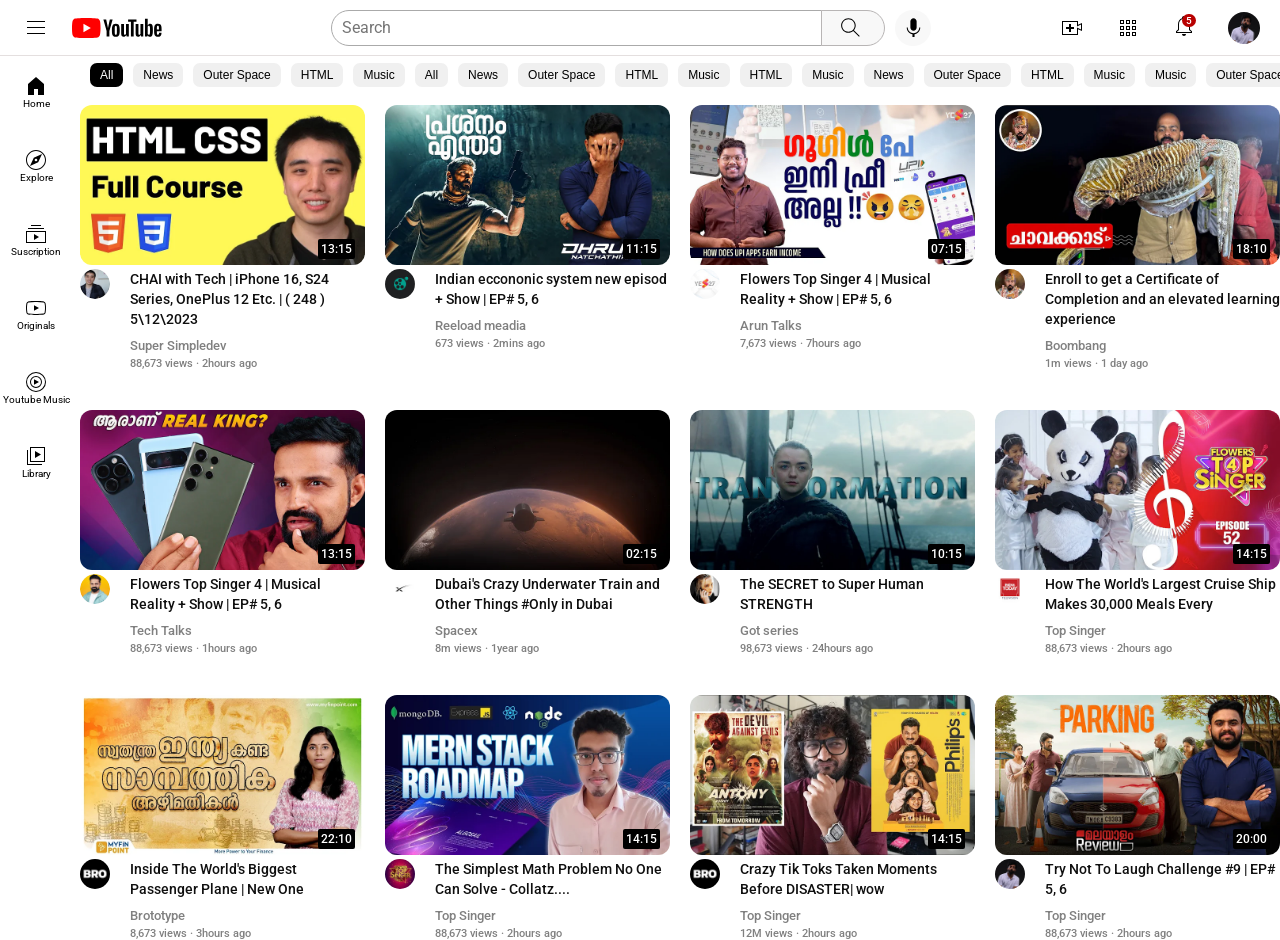
<file: Templates/youtube-template-design/index.html>
<!DOCTYPE html>
<html>
  <head>
    <title>YouTube</title>
    <link rel="shortcut icon" href="./icons/youtube.png" type="image/x-icon" />
    <link rel="preconnect" href="https://fonts.googleapis.com" />
    <link rel="preconnect" href="https://fonts.gstatic.com" crossorigin />
    <link
      href="https://fonts.googleapis.com/css2?family=Roboto:wght@400;500;700&display=swap"
      rel="stylesheet"
    />
    <link rel="stylesheet" href="./Style/Youtube-style.css" />
    <link rel="stylesheet" href="./Style/common.css" />
    <link rel="stylesheet" href="./Style/header.css" />
    <link rel="stylesheet" href="./Style/sideber.css" />
  </head>

  <body>
    <!-- Header starts -->
    <div class="header">
      <div class="left-area">
        <img class="hambur-icon" src="./icons/hamburger-menu.svg" alt="" />
        <img class="youtube-logo" src="./icons/youtube-logo.svg" alt="" />
      </div>
      <div class="midle-area">
        <input class="searchbar" type="text" placeholder="Search" />
        <button class="search-icon">
          <img class="searchicon" src="./icons/search.svg" />
        </button>
        <button class="voice-icon">
          <img class="voiceicon" src=".//icons/voice-search-icon.svg" alt="" />
        </button>
      </div>
      <div class="right-area">
        <img class="upload-icon" src="./icons/upload.svg" alt="" />
        <img class="apps-icon" src="./icons/youtube-apps.svg" alt="" />
        <div class="nofication">
          <div class="not-count">5</div>
          <img class="notifi-icon" src="./icons/notifications.svg" alt="" />
        </div>
        <img
          class="profile-icon"
          src="./profile pic/channels4_profile1.jpg"
          alt=""
        />
      </div>
    </div>
    <!-- Header end -->

    <!-- side bar start -->
    <div class="sidebar">
      <div class="side-icons">
        <img src="./icons/sidebar/home.svg" alt="" />
        <div>Home</div>
      </div>
      <div class="side-icons">
        <img src="./icons/sidebar/explore.svg" alt="" />
        <div>Explore</div>
      </div>
      <div class="side-icons">
        <img src="./icons/sidebar/subscriptions.svg" alt="" />
        <div>Suscription</div>
      </div>
      <div class="side-icons">
        <img src="./icons/sidebar/originals.svg" alt="" />
        <div>Originals</div>
      </div>
      <div class="side-icons">
        <img src="./icons/sidebar/youtube-music.svg" alt="" />
        <div>Youtube Music</div>
      </div>
      <div class="side-icons">
        <img src="./icons/sidebar/library.svg" alt="" />
        <div>Library</div>
      </div>
    </div>

    <!-- sideber end -->

    <!-- suject in body -->

    <div class="sujections">
      <button class="tag1" style="background-color: black; color: white">
        All
      </button>
      <button class="tag1">News</button>
      <button class="tag1">Outer Space</button>
      <button class="tag1">HTML</button>
      <button class="tag1">Music</button>
      <button class="tag1">All</button>
      <button class="tag1">News</button>
      <button class="tag1">Outer Space</button>
      <button class="tag1">HTML</button>
      <button class="tag1">Music</button>
      <button class="tag1">HTML</button>
      <button class="tag1">Music</button>
      <button class="tag1">News</button>
      <button class="tag1">Outer Space</button>
      <button class="tag1">HTML</button>
      <button class="tag1">Music</button>
      <button class="tag1">Music</button>
      <button class="tag1">Outer Space</button>
    </div>
    <!-- ends -->

    <!-- video contents with grid using -->

    <div class="video-grid">
      <div class="videocard">
        <div class="thumbs">
          <div class="timeline">13:15</div>
          <a href="https://www.youtube.com/watch?v=G3e-cpL7ofc&t=17974s">
            <img class="thumnail" src="./Thumpnails/a1.webp" />
          </a>
        </div>
        <div class="togrid">
          <div class="pro-pic">
            <img class="profile" src="./profile pic/a1.jpg" />
          </div>
          <div class="video-info">
            <div class="videotile">
              <p class="videotiles">
                CHAI with Tech | iPhone 16, S24 Series, OnePlus 12 Etc. | ( 248
                ) 5\12\2023
              </p>
            </div>
            <div class="creators"><p class="creator">Super Simpledev</p></div>
            <div class="view">
              <p class="views">88,673 views &#183; 2hours ago</p>
            </div>
          </div>
        </div>
      </div>

      <div class="videocard">
        <div class="thumbs">
          <div class="timeline">11:15</div>
          <a href="https://www.youtube.com/watch?v=-UGj7vqygVg">
            <img class="thumnail" src="./Thumpnails/b1.webp"
          /></a>
        </div>
        <div class="togrid">
          <div class="pro-pic">
            <img class="profile" src="./profile pic/b2.jpg" />
          </div>
          <div class="video-info">
            <div class="videotile">
              <p class="videotiles">
                Indian eccononic system new episod + Show | EP# 5, 6
              </p>
            </div>
            <div class="creators"><p class="creator">Reeload meadia</p></div>
            <div class="view">
              <p class="views">673 views &#183; 2mins ago</p>
            </div>
          </div>
        </div>
      </div>

      <div class="videocard">
        <div class="thumbs">
          <div class="timeline">07:15</div>
          <a href="https://www.youtube.com/watch?v=mleJz6MphCQ">
            <img class="thumnail" src="./Thumpnails/c1.webp"
          /></a>
        </div>
        <div class="togrid">
          <div class="pro-pic">
            <img class="profile" src="./profile pic/c2.jpg" />
          </div>
          <div class="video-info">
            <div class="videotile">
              <p class="videotiles">
                Flowers Top Singer 4 | Musical Reality + Show | EP# 5, 6
              </p>
            </div>
            <div class="creators"><p class="creator">Arun Talks</p></div>
            <div class="view">
              <p class="views">7,673 views &#183; 7hours ago</p>
            </div>
          </div>
        </div>
      </div>

      <div class="videocard">
        <div class="thumbs">
          <div class="timeline">18:10</div>
          <a href="https://www.youtube.com/watch?v=kB_q8Cs9uck">
            <img class="thumnail" src="./Thumpnails/d1.webp"
          /></a>
        </div>
        <div class="togrid">
          <div class="pro-pic">
            <img class="profile" src="./profile pic/d1.jpg" />
          </div>
          <div class="video-info">
            <div class="videotile">
              <p class="videotiles">
                Enroll to get a Certificate of Completion and an elevated
                learning experience
              </p>
            </div>
            <div class="creators"><p class="creator">Boombang</p></div>
            <div class="view">
              <p class="views">1m views &#183; 1 day ago</p>
            </div>
          </div>
        </div>
      </div>

      <div class="videocard">
        <div class="thumbs">
          <div class="timeline">13:15</div>
          <img class="thumnail" src="./Thumpnails/e1.webp" />
        </div>
        <div class="togrid">
          <div class="pro-pic">
            <img class="profile" src="./profile pic/e1.jpg" />
          </div>
          <div class="video-info">
            <div class="videotile">
              <p class="videotiles">
                Flowers Top Singer 4 | Musical Reality + Show | EP# 5, 6
              </p>
            </div>
            <div class="creators"><p class="creator">Tech Talks</p></div>
            <div class="view">
              <p class="views">88,673 views &#183; 1hours ago</p>
            </div>
          </div>
        </div>
      </div>

      <div class="videocard">
        <div class="thumbs">
          <div class="timeline">02:15</div>
          <img class="thumnail" src="./profile pic/f1.webp" />
        </div>
        <div class="togrid">
          <div class="pro-pic">
            <img class="profile" src="./profile pic/f1.jpg" />
          </div>
          <div class="video-info">
            <div class="videotile">
              <p class="videotiles">
                Dubai's Crazy Underwater Train and Other Things #Only in Dubai
              </p>
            </div>
            <div class="creators"><p class="creator">Spacex</p></div>
            <div class="view">
              <p class="views">8m views &#183; 1year ago</p>
            </div>
          </div>
        </div>
      </div>

      <div class="videocard">
        <div class="thumbs">
          <div class="timeline">10:15</div>
          <img class="thumnail" src="./Thumpnails/g1.webp" />
        </div>
        <div class="togrid">
          <div class="pro-pic">
            <img class="profile" src="./profile pic/g1.jpg" />
          </div>
          <div class="video-info">
            <div class="videotile">
              <p class="videotiles">The SECRET to Super Human STRENGTH</p>
            </div>
            <div class="creators"><p class="creator">Got series</p></div>
            <div class="view">
              <p class="views">98,673 views &#183; 24hours ago</p>
            </div>
          </div>
        </div>
      </div>

      <div class="videocard">
        <div class="thumbs">
          <div class="timeline">14:15</div>
          <img class="thumnail" src="./Thumpnails/hq720 (1).webp" />
        </div>
        <div class="togrid">
          <div class="pro-pic">
            <img
              class="profile"
              src="./profile pic/channels4_profile (1).jpg"
            />
          </div>
          <div class="video-info">
            <div class="videotile">
              <p class="videotiles">
                How The World's Largest Cruise Ship Makes 30,000 Meals Every
              </p>
            </div>
            <div class="creators"><p class="creator">Top Singer</p></div>
            <div class="view">
              <p class="views">88,673 views &#183; 2hours ago</p>
            </div>
          </div>
        </div>
      </div>

      <div class="videocard">
        <div class="thumbs">
          <div class="timeline">22:10</div>
          <img class="thumnail" src="./Thumpnails/hq720 (2).webp" />
        </div>
        <div class="togrid">
          <div class="pro-pic">
            <img
              class="profile"
              src="./profile pic/channels4_profile (2).jpg"
            />
          </div>
          <div class="video-info">
            <div class="videotile">
              <p class="videotiles">
                Inside The World's Biggest Passenger Plane | New One
              </p>
            </div>
            <div class="creators"><p class="creator">Brototype</p></div>
            <div class="view">
              <p class="views">8,673 views &#183; 3hours ago</p>
            </div>
          </div>
        </div>
      </div>

      <div class="videocard">
        <div class="thumbs">
          <div class="timeline">14:15</div>
          <img class="thumnail" src="./Thumpnails/hq720 (3).webp" />
        </div>
        <div class="togrid">
          <div class="pro-pic">
            <img class="profile" src="./profile pic/channels4_profile.jpg" />
          </div>
          <div class="video-info">
            <div class="videotile">
              <p class="videotiles">
                The Simplest Math Problem No One Can Solve - Collatz....
              </p>
            </div>
            <div class="creators"><p class="creator">Top Singer</p></div>
            <div class="view">
              <p class="views">88,673 views &#183; 2hours ago</p>
            </div>
          </div>
        </div>
      </div>

      <div class="videocard">
        <div class="thumbs">
          <div class="timeline">14:15</div>
          <img class="thumnail" src="./Thumpnails/hq720 (4).webp" />
        </div>
        <div class="togrid">
          <div class="pro-pic">
            <img
              class="profile"
              src="./profile pic/channels4_profile (2).jpg"
            />
          </div>
          <div class="video-info">
            <div class="videotile">
              <p class="videotiles">
                Crazy Tik Toks Taken Moments Before DISASTER| wow
              </p>
            </div>
            <div class="creators"><p class="creator">Top Singer</p></div>
            <div class="view">
              <p class="views">12M views &#183; 2hours ago</p>
            </div>
          </div>
        </div>
      </div>

      <div class="videocard">
        <div class="thumbs">
          <div class="timeline">20:00</div>
          <img class="thumnail" src="./Thumpnails/hq720 (5).webp" />
        </div>
        <div class="togrid">
          <div class="pro-pic">
            <img class="profile" src="./profile pic/channels4_profile1.jpg" />
          </div>
          <div class="video-info">
            <div class="videotile">
              <p class="videotiles">Try Not To Laugh Challenge #9 | EP# 5, 6</p>
            </div>
            <div class="creators"><p class="creator">Top Singer</p></div>
            <div class="view">
              <p class="views">88,673 views &#183; 2hours ago</p>

            </div>
          </div>
        </div>
      </div>

    </div>

    <!-- video card ends -->
  </body>
</html>
</file>
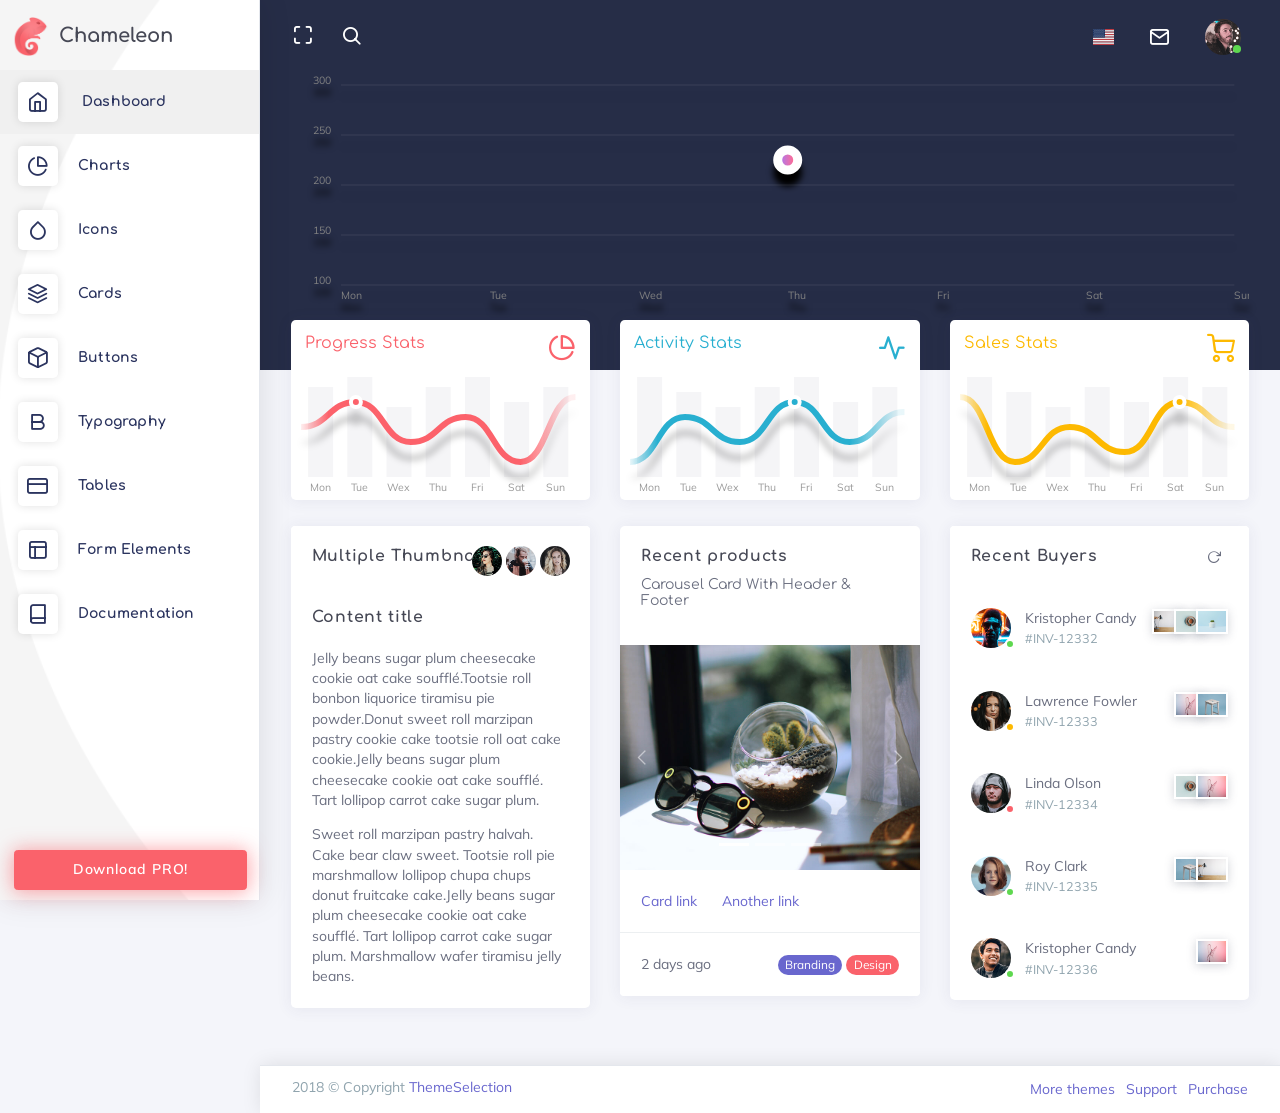
<file: Templates/admin panel/admin panel/index.html>
<!DOCTYPE html>
<html class="loading" lang="en" data-textdirection="ltr">
  <head>
    <meta http-equiv="Content-Type" content="text/html; charset=UTF-8">
    <meta http-equiv="X-UA-Compatible" content="IE=edge">
    <meta name="viewport" content="width=device-width, initial-scale=1.0, user-scalable=0, minimal-ui">
    <meta name="description" content="Chameleon Admin is a modern Bootstrap 4 webapp &amp; admin dashboard html template with a large number of components, elegant design, clean and organized code.">
    <meta name="keywords" content="admin template, Chameleon admin template, dashboard template, gradient admin template, responsive admin template, webapp, eCommerce dashboard, analytic dashboard">
    <meta name="author" content="ThemeSelect">
    <title>Dashboard - Chameleon Admin - Modern Bootstrap 4 WebApp & Dashboard HTML Template + UI Kit</title>
    <link rel="apple-touch-icon" href="theme-assets/images/ico/apple-icon-120.png">
    <link rel="shortcut icon" type="image/x-icon" href="theme-assets/images/ico/favicon.ico">
    <link href="https://fonts.googleapis.com/css?family=Muli:300,300i,400,400i,600,600i,700,700i%7CComfortaa:300,400,700" rel="stylesheet">
    <link href="https://maxcdn.icons8.com/fonts/line-awesome/1.1/css/line-awesome.min.css" rel="stylesheet">
    <!-- BEGIN VENDOR CSS-->
    <link rel="stylesheet" type="text/css" href="theme-assets/css/vendors.css">
    <link rel="stylesheet" type="text/css" href="theme-assets/vendors/css/charts/chartist.css">
    <!-- END VENDOR CSS-->
    <!-- BEGIN CHAMELEON  CSS-->
    <link rel="stylesheet" type="text/css" href="theme-assets/css/app-lite.css">
    <!-- END CHAMELEON  CSS-->
    <!-- BEGIN Page Level CSS-->
    <link rel="stylesheet" type="text/css" href="theme-assets/css/core/menu/menu-types/vertical-menu.css">
    <link rel="stylesheet" type="text/css" href="theme-assets/css/core/colors/palette-gradient.css">
    <link rel="stylesheet" type="text/css" href="theme-assets/css/pages/dashboard-ecommerce.css">
    <!-- END Page Level CSS-->
    <!-- BEGIN Custom CSS-->
    <!-- END Custom CSS-->
  </head>
  <body class="vertical-layout vertical-menu 2-columns   menu-expanded fixed-navbar" data-open="click" data-menu="vertical-menu" data-color="bg-chartbg" data-col="2-columns">

    <!-- fixed-top-->
    <nav class="header-navbar navbar-expand-md navbar navbar-with-menu navbar-without-dd-arrow fixed-top navbar-semi-light">
      <div class="navbar-wrapper">
        <div class="navbar-container content">
          <div class="collapse navbar-collapse show" id="navbar-mobile">
            <ul class="nav navbar-nav mr-auto float-left">
              <li class="nav-item d-block d-md-none"><a class="nav-link nav-menu-main menu-toggle hidden-xs" href="#"><i class="ft-menu"></i></a></li>
              <li class="nav-item d-none d-md-block"><a class="nav-link nav-link-expand" href="#"><i class="ficon ft-maximize"></i></a></li>
              <li class="nav-item dropdown navbar-search"><a class="nav-link dropdown-toggle hide" data-toggle="dropdown" href="#"><i class="ficon ft-search"></i></a>
                <ul class="dropdown-menu">
                  <li class="arrow_box">
                    <form>
                      <div class="input-group search-box">
                        <div class="position-relative has-icon-right full-width">
                          <input class="form-control" id="search" type="text" placeholder="Search here...">
                          <div class="form-control-position navbar-search-close"><i class="ft-x">   </i></div>
                        </div>
                      </div>
                    </form>
                  </li>
                </ul>
              </li>
            </ul>
            <ul class="nav navbar-nav float-right">         
              <li class="dropdown dropdown-language nav-item"><a class="dropdown-toggle nav-link" id="dropdown-flag" href="#" data-toggle="dropdown" aria-haspopup="true" aria-expanded="false"><i class="flag-icon flag-icon-us"></i><span class="selected-language"></span></a>
                <div class="dropdown-menu" aria-labelledby="dropdown-flag">
                  <div class="arrow_box"><a class="dropdown-item" href="#"><i class="flag-icon flag-icon-us"></i> English</a><a class="dropdown-item" href="#"><i class="flag-icon flag-icon-cn"></i> Chinese</a><a class="dropdown-item" href="#"><i class="flag-icon flag-icon-ru"></i> Russian</a><a class="dropdown-item" href="#"><i class="flag-icon flag-icon-fr"></i> French</a><a class="dropdown-item" href="#"><i class="flag-icon flag-icon-es"></i> Spanish</a></div>
                </div>
              </li>
            </ul>
            <ul class="nav navbar-nav float-right">
              <li class="dropdown dropdown-notification nav-item"><a class="nav-link nav-link-label" href="#" data-toggle="dropdown"><i class="ficon ft-mail">             </i></a>
                <div class="dropdown-menu dropdown-menu-right">
                  <div class="arrow_box_right"><a class="dropdown-item" href="#"><i class="ft-book"></i> Read Mail</a><a class="dropdown-item" href="#"><i class="ft-bookmark"></i> Read Later</a><a class="dropdown-item" href="#"><i class="ft-check-square"></i> Mark all Read       </a></div>
                </div>
              </li>
              <li class="dropdown dropdown-user nav-item"><a class="dropdown-toggle nav-link dropdown-user-link" href="#" data-toggle="dropdown">             <span class="avatar avatar-online"><img src="theme-assets/images/portrait/small/avatar-s-19.png" alt="avatar"><i></i></span></a>
                <div class="dropdown-menu dropdown-menu-right">
                  <div class="arrow_box_right"><a class="dropdown-item" href="#"><span class="avatar avatar-online"><img src="theme-assets/images/portrait/small/avatar-s-19.png" alt="avatar"><span class="user-name text-bold-700 ml-1">John Doe</span></span></a>
                    <div class="dropdown-divider"></div><a class="dropdown-item" href="#"><i class="ft-user"></i> Edit Profile</a><a class="dropdown-item" href="#"><i class="ft-mail"></i> My Inbox</a><a class="dropdown-item" href="#"><i class="ft-check-square"></i> Task</a><a class="dropdown-item" href="#"><i class="ft-message-square"></i> Chats</a>
                    <div class="dropdown-divider"></div><a class="dropdown-item" href="#"><i class="ft-power"></i> Logout</a>
                  </div>
                </div>
              </li>
            </ul>
          </div>
        </div>
      </div>
    </nav>

    <!-- ////////////////////////////////////////////////////////////////////////////-->


    <div class="main-menu menu-fixed menu-light menu-accordion    menu-shadow " data-scroll-to-active="true" data-img="theme-assets/images/backgrounds/02.jpg">
      <div class="navbar-header">
        <ul class="nav navbar-nav flex-row">       
          <li class="nav-item mr-auto"><a class="navbar-brand" href="index.html"><img class="brand-logo" alt="Chameleon admin logo" src="theme-assets/images/logo/logo.png"/>
              <h3 class="brand-text">Chameleon</h3></a></li>
          <li class="nav-item d-md-none"><a class="nav-link close-navbar"><i class="ft-x"></i></a></li>
        </ul>
      </div>
      <div class="main-menu-content">
        <ul class="navigation navigation-main" id="main-menu-navigation" data-menu="menu-navigation">
          <li class="active"><a href="index.html"><i class="ft-home"></i><span class="menu-title" data-i18n="">Dashboard</span></a>
          </li>
          <li class=" nav-item"><a href="charts.html"><i class="ft-pie-chart"></i><span class="menu-title" data-i18n="">Charts</span></a>
          </li>
          <li class=" nav-item"><a href="icons.html"><i class="ft-droplet"></i><span class="menu-title" data-i18n="">Icons</span></a>
          </li>
          <li class=" nav-item"><a href="cards.html"><i class="ft-layers"></i><span class="menu-title" data-i18n="">Cards</span></a>
          </li>
          <li class=" nav-item"><a href="buttons.html"><i class="ft-box"></i><span class="menu-title" data-i18n="">Buttons</span></a>
          </li>
          <li class=" nav-item"><a href="typography.html"><i class="ft-bold"></i><span class="menu-title" data-i18n="">Typography</span></a>
          </li>
          <li class=" nav-item"><a href="tables.html"><i class="ft-credit-card"></i><span class="menu-title" data-i18n="">Tables</span></a>
          </li>
          <li class=" nav-item"><a href="form-elements.html"><i class="ft-layout"></i><span class="menu-title" data-i18n="">Form Elements</span></a>
          </li>
          <li class=" nav-item"><a href="https://themeselection.com/demo/chameleon-admin-template/documentation"><i class="ft-book"></i><span class="menu-title" data-i18n="">Documentation</span></a>
          </li>
        </ul>
      </div><a class="btn btn-danger btn-block btn-glow btn-upgrade-pro mx-1" href="https://themeselection.com/products/chameleon-admin-modern-bootstrap-webapp-dashboard-html-template-ui-kit/" target="_blank">Download PRO!</a>
      <div class="navigation-background"></div>
    </div>

    <div class="app-content content">
      <div class="content-wrapper">
        <div class="content-wrapper-before"></div>
        <div class="content-header row">
        </div>
        <div class="content-body"><!-- Chart -->
<div class="row match-height">
    <div class="col-12">
        <div class="">
            <div id="gradient-line-chart1" class="height-250 GradientlineShadow1"></div>
        </div>
    </div>
</div>
<!-- Chart -->
<!-- eCommerce statistic -->
<div class="row">
    <div class="col-xl-4 col-lg-6 col-md-12">
        <div class="card pull-up ecom-card-1 bg-white">
            <div class="card-content ecom-card2 height-180">
                <h5 class="text-muted danger position-absolute p-1">Progress Stats</h5>
                <div>
                    <i class="ft-pie-chart danger font-large-1 float-right p-1"></i>
                </div>
                <div class="progress-stats-container ct-golden-section height-75 position-relative pt-3  ">
                    <div id="progress-stats-bar-chart"></div>
                    <div id="progress-stats-line-chart" class="progress-stats-shadow"></div>
                </div>
            </div>
        </div>
    </div>
    <div class="col-xl-4 col-lg-6 col-md-12">
        <div class="card pull-up ecom-card-1 bg-white">
            <div class="card-content ecom-card2 height-180">
                <h5 class="text-muted info position-absolute p-1">Activity Stats</h5>
                <div>
                    <i class="ft-activity info font-large-1 float-right p-1"></i>
                </div>
                <div class="progress-stats-container ct-golden-section height-75 position-relative pt-3">
                    <div id="progress-stats-bar-chart1"></div>
                    <div id="progress-stats-line-chart1" class="progress-stats-shadow"></div>
                </div>
            </div>
        </div>
    </div>
    <div class="col-xl-4 col-lg-12">
        <div class="card pull-up ecom-card-1 bg-white">
            <div class="card-content ecom-card2 height-180">
                <h5 class="text-muted warning position-absolute p-1">Sales Stats</h5>
                <div>
                    <i class="ft-shopping-cart warning font-large-1 float-right p-1"></i>
                </div>
                <div class="progress-stats-container ct-golden-section height-75 position-relative pt-3">
                    <div id="progress-stats-bar-chart2"></div>
                    <div id="progress-stats-line-chart2" class="progress-stats-shadow"></div>
                </div>
            </div>
        </div>
    </div>
</div>
<!--/ eCommerce statistic -->

<!-- Statistics -->
<div class="row match-height">
    <div class="col-xl-4 col-lg-12">
            <div class="card">
                <div class="card-header">
                    <h4 class="card-title" id="heading-multiple-thumbnails">Multiple Thumbnail</h4>
                    <a class="heading-elements-toggle">
                        <i class="la la-ellipsis-v font-medium-3"></i>
                    </a>
                    <div class="heading-elements">
                        <span class="avatar">
                            <img src="theme-assets/images/portrait/small/avatar-s-2.png" alt="avatar">
                        </span>
                        <span class="avatar">
                            <img src="theme-assets/images/portrait/small/avatar-s-3.png" alt="avatar">
                        </span>
                        <span class="avatar">
                            <img src="theme-assets/images/portrait/small/avatar-s-4.png" alt="avatar">
                        </span>
                    </div>
                </div>
                <div class="card-content">
                    <div class="card-body">
                        <h4 class="card-title">Content title</h4>
                        <p class="card-text">Jelly beans sugar plum cheesecake cookie oat cake soufflé.Tootsie roll bonbon liquorice tiramisu pie powder.Donut sweet
                            roll marzipan pastry cookie cake tootsie roll oat cake cookie.Jelly beans sugar plum cheesecake cookie oat cake soufflé. Tart lollipop carrot cake sugar plum. </p>
                        <p class="card-text">Sweet roll marzipan pastry halvah. Cake bear claw sweet. Tootsie roll pie marshmallow lollipop chupa chups donut fruitcake
                            cake.Jelly beans sugar plum cheesecake cookie oat cake soufflé. Tart lollipop carrot cake sugar plum. Marshmallow
                            wafer tiramisu jelly beans.</p>
                    </div>
                </div>
            </div>
    </div>
    <div class="col-xl-4 col-lg-12">
        <div class="card">
            <div class="card-content">
                <div class="card-body">
                    <h4 class="card-title">Recent products</h4>
                    <h6 class="card-subtitle text-muted">Carousel Card With Header & Footer</h6>
                </div>
                <div id="carousel-area" class="carousel slide" data-ride="carousel">
                    <ol class="carousel-indicators">
                        <li data-target="#carousel-area" data-slide-to="0" class="active"></li>
                        <li data-target="#carousel-area" data-slide-to="1"></li>
                        <li data-target="#carousel-area" data-slide-to="2"></li>
                    </ol>
                    <div class="carousel-inner" role="listbox">
                        <div class="carousel-item active">
                            <img src="theme-assets/images/carousel/08.jpg" class="d-block w-100" alt="First slide">
                        </div>
                        <div class="carousel-item">
                            <img src="theme-assets/images/carousel/03.jpg" class="d-block w-100" alt="Second slide">
                        </div>
                        <div class="carousel-item">
                            <img src="theme-assets/images/carousel/01.jpg" class="d-block w-100" alt="Third slide">
                        </div>
                    </div>
                    <a class="carousel-control-prev" href="#carousel-area" role="button" data-slide="prev">
                            <span class="la la-angle-left" aria-hidden="true"></span>
                            <span class="sr-only">Previous</span>
                        </a>
                    <a class="carousel-control-next" href="#carousel-area" role="button" data-slide="next">
                            <span class="la la-angle-right icon-next" aria-hidden="true"></span>
                            <span class="sr-only">Next</span>
                        </a>
                </div>
                <div class="card-body">
                    <a href="#" class="card-link">Card link</a>
                    <a href="#" class="card-link">Another link</a>
                </div>
            </div>
            <div class="card-footer border-top-blue-grey border-top-lighten-5 text-muted">
                <span class="float-left">2 days ago</span>
                <span class="tags float-right">
                    <span class="badge badge-pill badge-primary">Branding</span>
                    <span class="badge badge-pill badge-danger">Design</span>
                </span>
            </div>
        </div>
    </div>
    <div class="col-xl-4 col-lg-12">
        <div class="card">
            <div class="card-header">
                <h4 class="card-title">Recent Buyers</h4>
                <a class="heading-elements-toggle">
                    <i class="fa fa-ellipsis-v font-medium-3"></i>
                </a>
                <div class="heading-elements">
                    <ul class="list-inline mb-0">
                        <li>
                            <a data-action="reload">
                                <i class="ft-rotate-cw"></i>
                            </a>
                        </li>
                    </ul>
                </div>
            </div>
            <div class="card-content">
                <div id="recent-buyers" class="media-list">
                    <a href="#" class="media border-0">
                        <div class="media-left pr-1">
                            <span class="avatar avatar-md avatar-online">
                                <img class="media-object rounded-circle" src="theme-assets/images/portrait/small/avatar-s-7.png" alt="Generic placeholder image">
                                <i></i>
                            </span>
                        </div>
                        <div class="media-body w-100">
                            <span class="list-group-item-heading">Kristopher Candy

                            </span>
                            <ul class="list-unstyled users-list m-0 float-right">
                                <li data-toggle="tooltip" data-popup="tooltip-custom" data-original-title="Product 1" class="avatar avatar-sm pull-up">
                                    <img class="media-object rounded-circle no-border-top-radius no-border-bottom-radius" src="theme-assets/images/portfolio/portfolio-1.jpg"
                                        alt="Avatar">
                                </li>
                                <li data-toggle="tooltip" data-popup="tooltip-custom" data-original-title="Product 2" class="avatar avatar-sm pull-up">
                                    <img class="media-object rounded-circle no-border-top-radius no-border-bottom-radius" src="theme-assets/images/portfolio/portfolio-2.jpg"
                                        alt="Avatar">
                                </li>
                                <li data-toggle="tooltip" data-popup="tooltip-custom" data-original-title="Product 3" class="avatar avatar-sm pull-up">
                                    <img class="media-object rounded-circle no-border-top-radius no-border-bottom-radius" src="theme-assets/images/portfolio/portfolio-4.jpg"
                                        alt="Avatar">
                                </li>
                            </ul>
                            <p class="list-group-item-text mb-0">
                                <span class="blue-grey lighten-2 font-small-3"> #INV-12332 </span>
                            </p>
                        </div>
                    </a>
                    <a href="#" class="media border-0">
                        <div class="media-left pr-1">
                            <span class="avatar avatar-md avatar-away">
                                <img class="media-object rounded-circle" src="theme-assets/images/portrait/small/avatar-s-8.png" alt="Generic placeholder image">
                                <i></i>
                            </span>
                        </div>
                        <div class="media-body w-100">
                            <span class="list-group-item-heading">Lawrence Fowler

                            </span>
                            <ul class="list-unstyled users-list m-0 float-right">
                                <li data-toggle="tooltip" data-popup="tooltip-custom" data-original-title="Product 1" class="avatar avatar-sm pull-up">
                                    <img class="media-object rounded-circle no-border-top-radius no-border-bottom-radius" src="theme-assets/images/portfolio/portfolio-5.jpg"
                                        alt="Avatar">
                                </li>
                                <li data-toggle="tooltip" data-popup="tooltip-custom" data-original-title="Product 2" class="avatar avatar-sm pull-up">
                                    <img class="media-object rounded-circle no-border-top-radius no-border-bottom-radius" src="theme-assets/images/portfolio/portfolio-6.jpg"
                                        alt="Avatar">
                                </li>
                            </ul>
                            <p class="list-group-item-text mb-0">
                                <span class="blue-grey lighten-2 font-small-3"> #INV-12333 </span>
                            </p>
                        </div>
                    </a>
                    <a href="#" class="media border-0">
                        <div class="media-left pr-1">
                            <span class="avatar avatar-md avatar-busy">
                                <img class="media-object rounded-circle" src="theme-assets/images/portrait/small/avatar-s-9.png" alt="Generic placeholder image">
                                <i></i>
                            </span>
                        </div>
                        <div class="media-body w-100">
                            <span class="list-group-item-heading">Linda Olson

                            </span>
                            <ul class="list-unstyled users-list m-0 float-right">
                                <li data-toggle="tooltip" data-popup="tooltip-custom" data-original-title="Product 1" class="avatar avatar-sm pull-up">
                                    <img class="media-object rounded-circle no-border-top-radius no-border-bottom-radius" src="theme-assets/images/portfolio/portfolio-2.jpg"
                                        alt="Avatar">
                                </li>
                                <li data-toggle="tooltip" data-popup="tooltip-custom" data-original-title="Product 2" class="avatar avatar-sm pull-up">
                                    <img class="media-object rounded-circle no-border-top-radius no-border-bottom-radius" src="theme-assets/images/portfolio/portfolio-5.jpg"
                                        alt="Avatar">
                                </li>
                            </ul>
                            <p class="list-group-item-text mb-0">
                                <span class="blue-grey lighten-2 font-small-3"> #INV-12334 </span>
                            </p>
                        </div>
                    </a>
                    <a href="#" class="media border-0">
                        <div class="media-left pr-1">
                            <span class="avatar avatar-md avatar-online">
                                <img class="media-object rounded-circle" src="theme-assets/images/portrait/small/avatar-s-10.png" alt="Generic placeholder image">
                                <i></i>
                            </span>
                        </div>
                        <div class="media-body w-100">
                            <span class="list-group-item-heading">Roy Clark

                            </span>
                            <ul class="list-unstyled users-list m-0 float-right">
                                <li data-toggle="tooltip" data-popup="tooltip-custom" data-original-title="Product 1" class="avatar avatar-sm pull-up">
                                    <img class="media-object rounded-circle no-border-top-radius no-border-bottom-radius" src="theme-assets/images/portfolio/portfolio-6.jpg"
                                        alt="Avatar">
                                </li>
                                <li data-toggle="tooltip" data-popup="tooltip-custom" data-original-title="Product 2" class="avatar avatar-sm pull-up">
                                    <img class="media-object rounded-circle no-border-top-radius no-border-bottom-radius" src="theme-assets/images/portfolio/portfolio-1.jpg"
                                        alt="Avatar">
                                </li>
                            </ul>
                            <p class="list-group-item-text mb-0">
                                <span class="blue-grey lighten-2 font-small-3"> #INV-12335 </span>
                            </p>
                        </div>
                    </a>
                    <a href="#" class="media border-0">
                        <div class="media-left pr-1">
                            <span class="avatar avatar-md avatar-online">
                                <img class="media-object rounded-circle" src="theme-assets/images/portrait/small/avatar-s-11.png" alt="Generic placeholder image">
                                <i></i>
                            </span>
                        </div>
                        <div class="media-body w-100">
                            <span class="list-group-item-heading">Kristopher Candy

                            </span>
                            <ul class="list-unstyled users-list m-0 float-right">
                                <li data-toggle="tooltip" data-popup="tooltip-custom" data-original-title="Product 1" class="avatar avatar-sm pull-up">
                                    <img class="media-object rounded-circle no-border-top-radius no-border-bottom-radius" src="theme-assets/images/portfolio/portfolio-5.jpg"
                                        alt="Avatar">
                                </li>
                            </ul>
                            <p class="list-group-item-text mb-0">
                                <span class="blue-grey lighten-2 font-small-3"> #INV-12336 </span>
                            </p>
                        </div>
                    </a>
                </div>
            </div>
        </div>
    </div>
</div>
<!--/ Statistics -->
        </div>
      </div>
    </div>
    <!-- ////////////////////////////////////////////////////////////////////////////-->


    <footer class="footer footer-static footer-light navbar-border navbar-shadow">
      <div class="clearfix blue-grey lighten-2 text-sm-center mb-0 px-2"><span class="float-md-left d-block d-md-inline-block">2018  &copy; Copyright <a class="text-bold-800 grey darken-2" href="https://themeselection.com" target="_blank">ThemeSelection</a></span>
        <ul class="list-inline float-md-right d-block d-md-inline-blockd-none d-lg-block mb-0">
          <li class="list-inline-item"><a class="my-1" href="https://themeselection.com/" target="_blank"> More themes</a></li>
          <li class="list-inline-item"><a class="my-1" href="https://themeselection.com/support" target="_blank"> Support</a></li>
          <li class="list-inline-item"><a class="my-1" href="https://themeselection.com/products/chameleon-admin-modern-bootstrap-webapp-dashboard-html-template-ui-kit/" target="_blank"> Purchase</a></li>
        </ul>
      </div>
    </footer>

    <!-- BEGIN VENDOR JS-->
    <script src="theme-assets/vendors/js/vendors.min.js" type="text/javascript"></script>
    <!-- BEGIN VENDOR JS-->
    <!-- BEGIN PAGE VENDOR JS-->
    <script src="theme-assets/vendors/js/charts/chartist.min.js" type="text/javascript"></script>
    <!-- END PAGE VENDOR JS-->
    <!-- BEGIN CHAMELEON  JS-->
    <script src="theme-assets/js/core/app-menu-lite.js" type="text/javascript"></script>
    <script src="theme-assets/js/core/app-lite.js" type="text/javascript"></script>
    <!-- END CHAMELEON  JS-->
    <!-- BEGIN PAGE LEVEL JS-->
    <script src="theme-assets/js/scripts/pages/dashboard-lite.js" type="text/javascript"></script>
    <!-- END PAGE LEVEL JS-->
  </body>
</html>
</file>
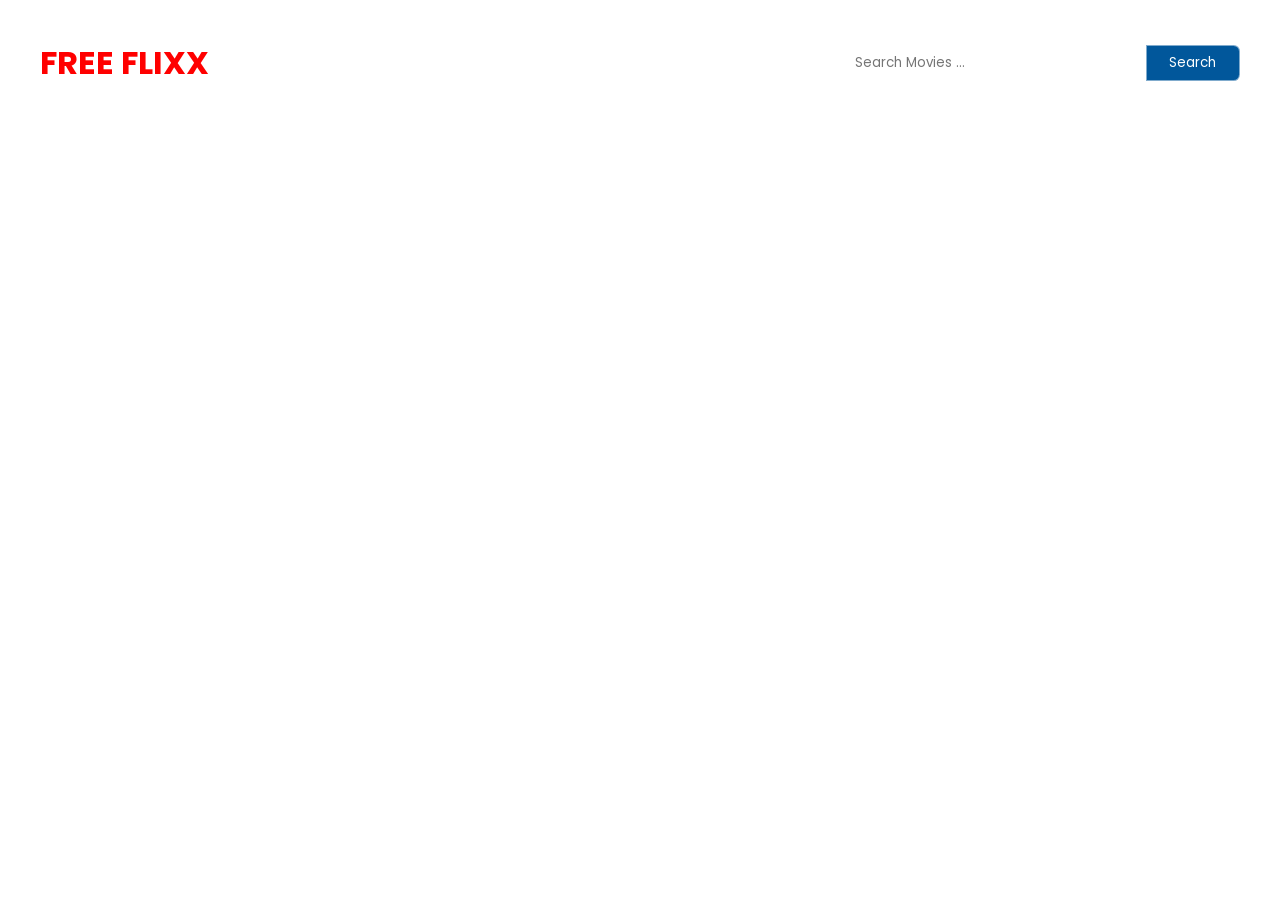
<file: Templates/Netflix template with api/Netflix template with api/index.html>
<!DOCTYPE html>
<html lang="en">

<head>
    <meta charset="UTF-8">
    <meta name="viewport" content="width=device-width, initial-scale=1.0">
    <link rel="stylesheet" href="style.css">
    <title>Free Flixx | 2.0</title>
    <link href="icons8-netflix-96.png" rel="shortcut icon"/>
     <link rel="icon" type="image" href="">
</head>

<body>

    <div class="container">
        
        <div class="search-box">
            
            <a href="">
                <h1 style="color: red;" >FREE FLIXX </h1>
            </a>
               <form id="search-form">
                <input type="text" id="search-input" placeholder="Search Movies ...">
                <button class="search-btn" type="submit">Search</button>
            </form>
        </div>




        <div id="result"></div>

    </div>

    <script src="index.js"></script>



</body>

</html>
</file>
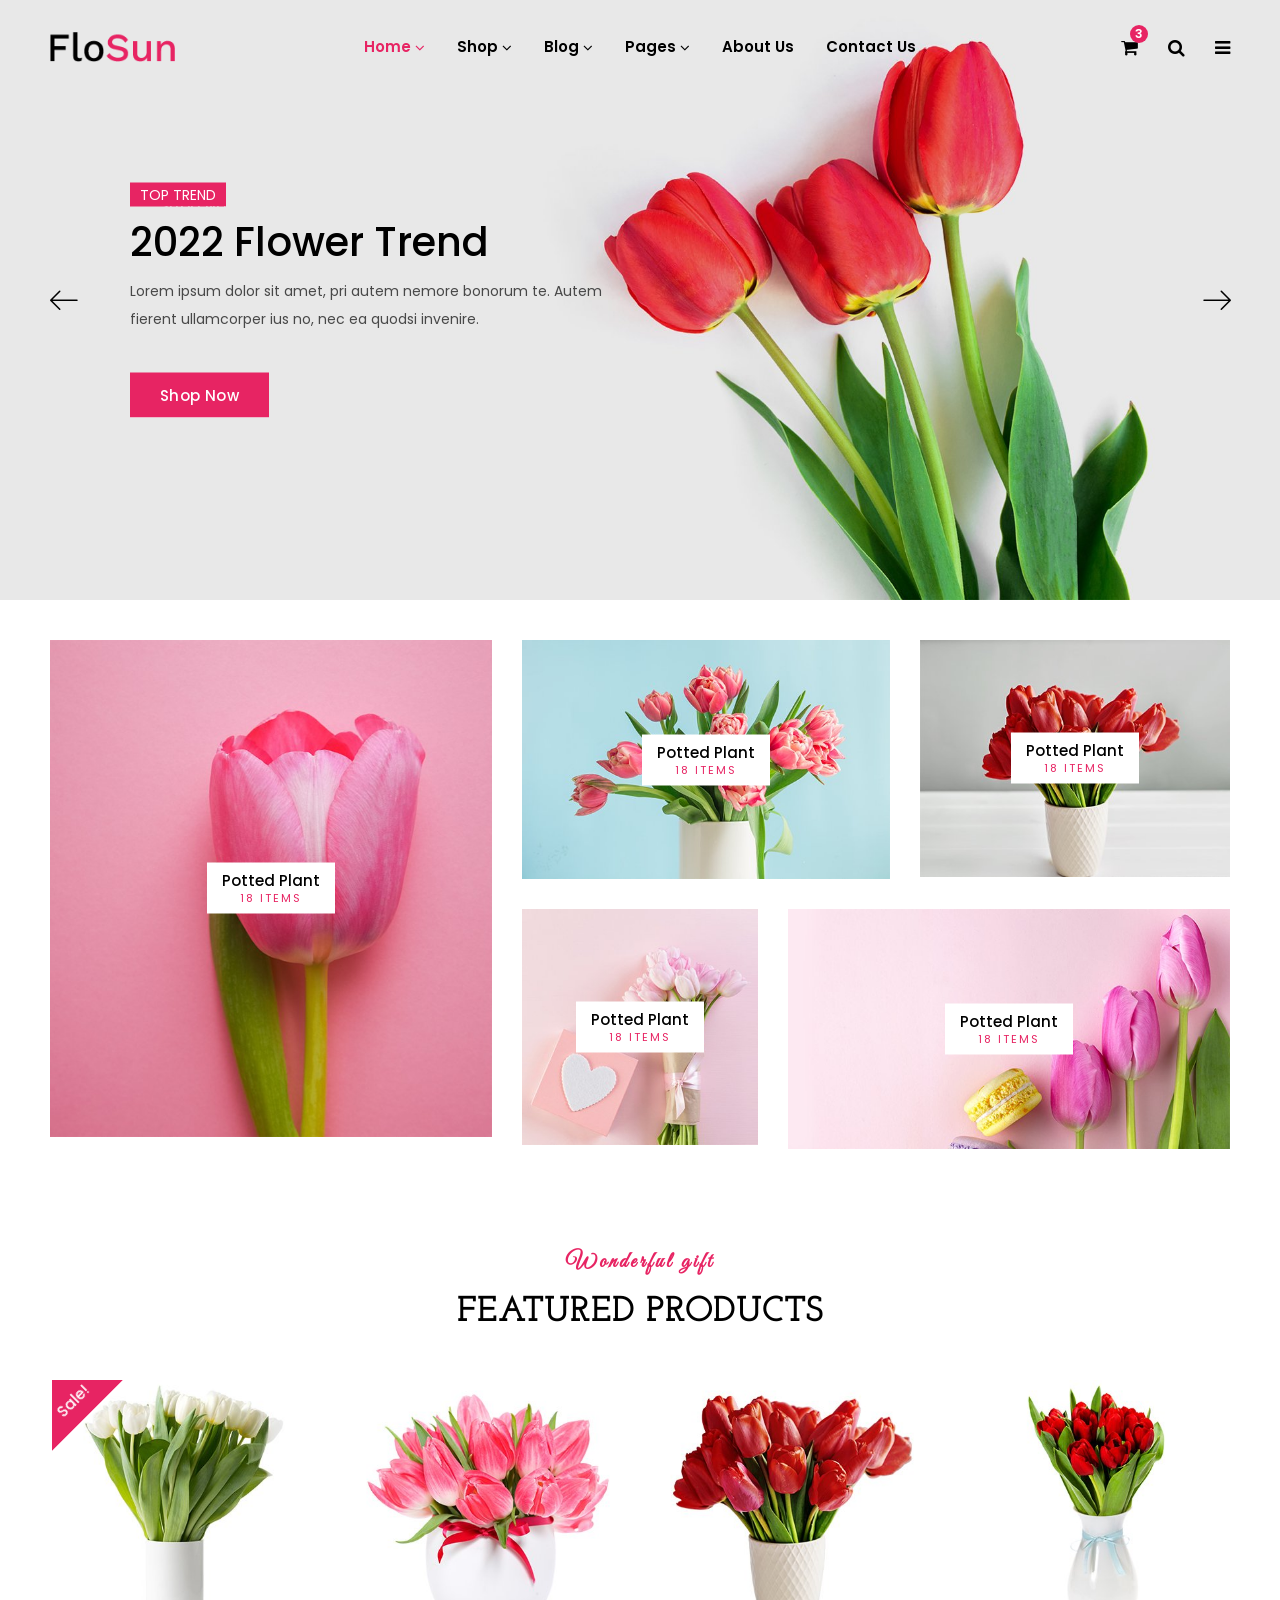
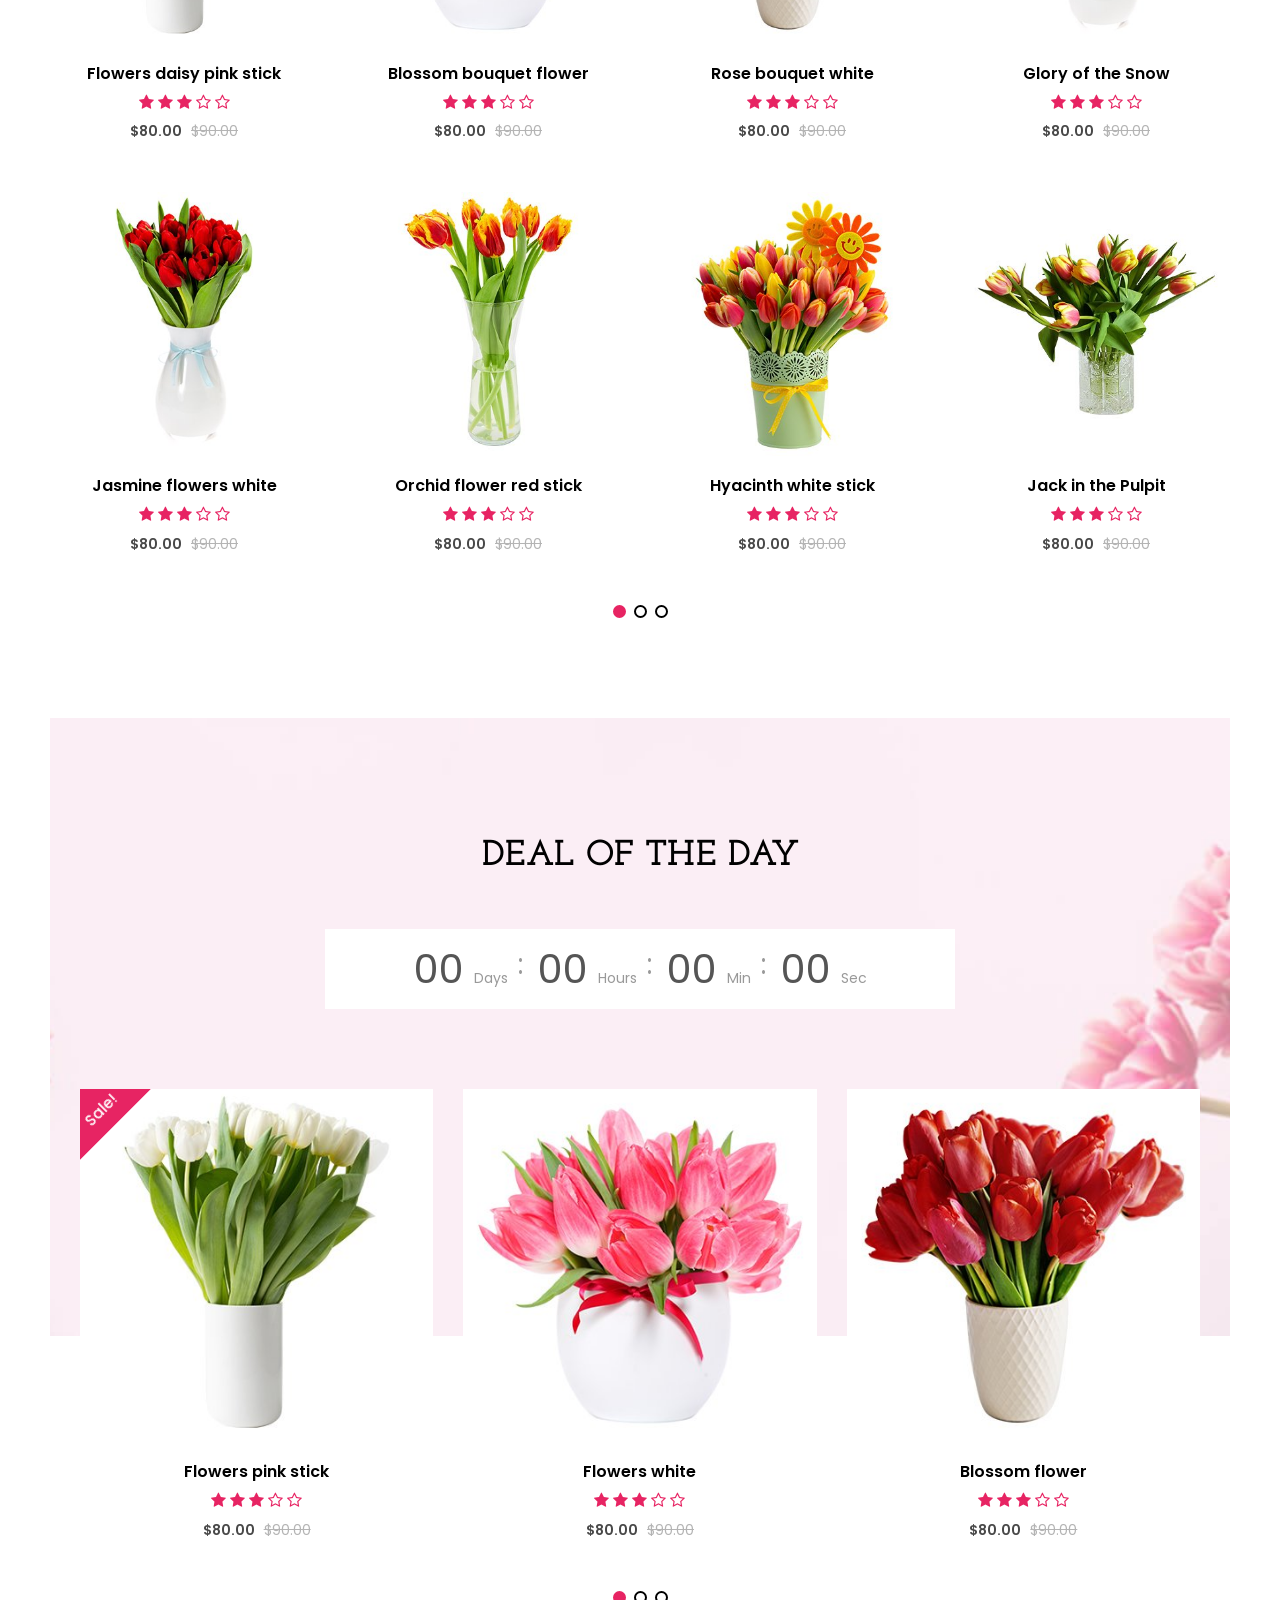
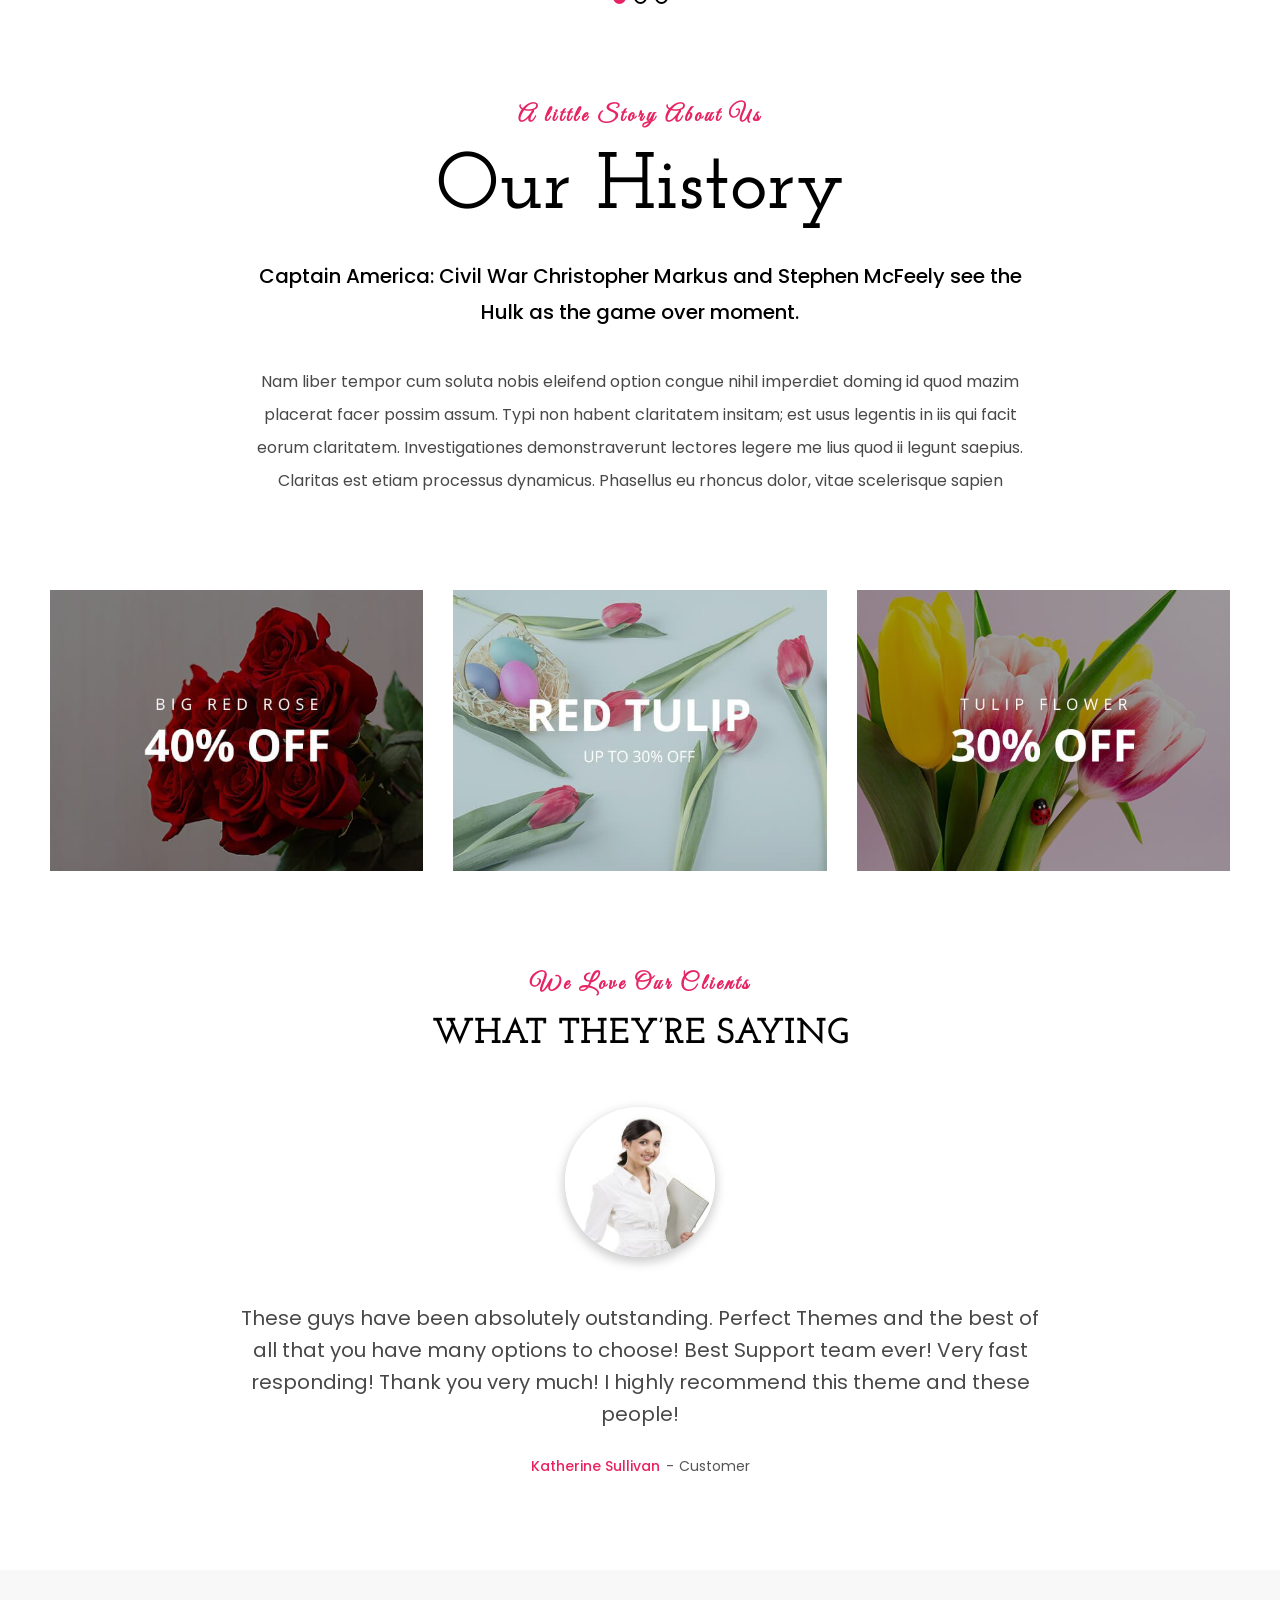
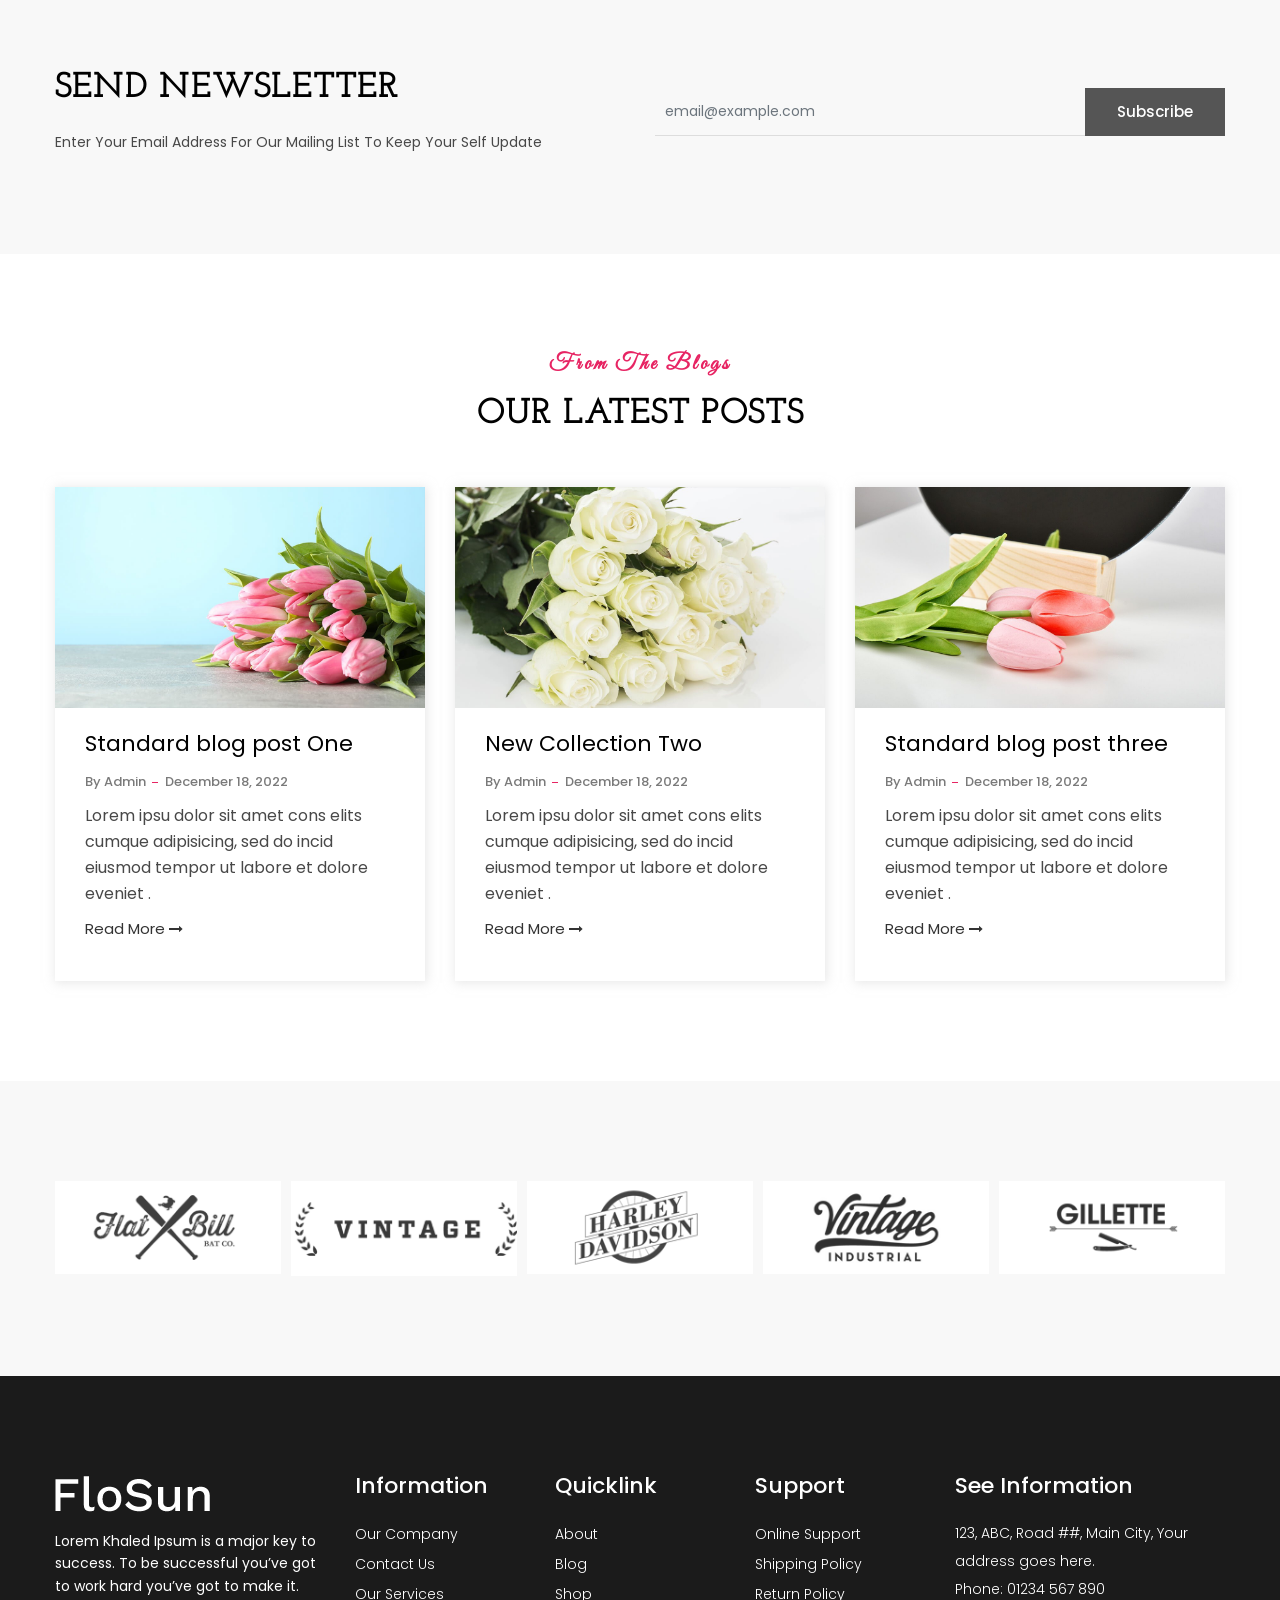
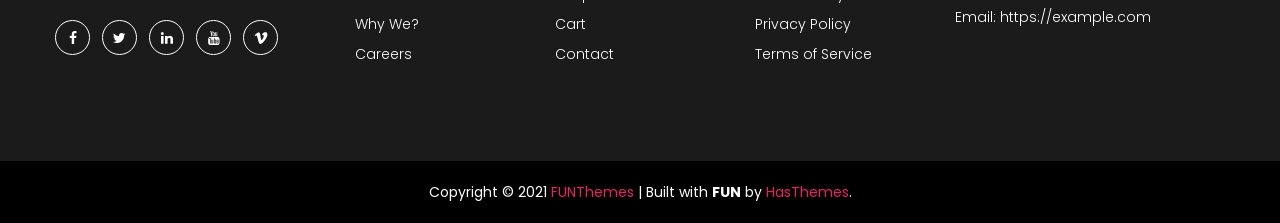
<file: Templates/Paid_templates/flosun/index.html>
<!doctype html>
<html class="no-js" lang="en">


<!-- Mirrored from htmldemo.net/flosun/flosun/index.html by HTTrack Website Copier/3.x [XR&CO'2014], Sun, 04 Dec 2022 05:03:14 GMT -->
<head>
    <meta charset="utf-8">
    <meta http-equiv="x-ua-compatible" content="ie=edge">
    <title>FloSun - Flower Shop HTML5 Template</title>
    <meta name="robots" content="noindex, follow" />
    <meta name="description" content="">
    <meta name="viewport" content="width=device-width, initial-scale=1, shrink-to-fit=no">
    <!-- Favicon -->
    <link rel="shortcut icon" type="image/x-icon" href="assets/images/favicon.ico">

    <!-- CSS
	============================================ -->
    <!-- Bootstrap CSS -->
    <link rel="stylesheet" href="assets/css/vendor/bootstrap.min.css">
    <!-- Font Awesome CSS -->
    <link rel="stylesheet" href="assets/css/vendor/font.awesome.min.css">
    <!-- Linear Icons CSS -->
    <link rel="stylesheet" href="assets/css/vendor/linearicons.min.css">
    <!-- Swiper CSS -->
    <link rel="stylesheet" href="assets/css/plugins/swiper-bundle.min.css">
    <!-- Animation CSS -->
    <link rel="stylesheet" href="assets/css/plugins/animate.min.css">
    <!-- Jquery ui CSS -->
    <link rel="stylesheet" href="assets/css/plugins/jquery-ui.min.css">
    <!-- Nice Select CSS -->
    <link rel="stylesheet" href="assets/css/plugins/nice-select.min.css">
    <!-- Magnific Popup -->
    <link rel="stylesheet" href="assets/css/plugins/magnific-popup.css">

    <!-- Main Style CSS -->
    <link rel="stylesheet" href="assets/css/style.css">

</head>
<body>

    <!-- Header Area Start Here -->
    <header class="main-header-area">
        <!-- Main Header Area Start -->
        <div class="main-header header-transparent header-sticky">
            <div class="container-fluid">
                <div class="row align-items-center">
                    <div class="col-lg-2 col-xl-2 col-md-6 col-6 col-custom">
                        <div class="header-logo d-flex align-items-center">
                            <a href="index.html">
                                <img class="img-full" src="assets/images/logo/logo.png" alt="Header Logo">
                            </a>
                        </div>
                    </div>
                    <div class="col-lg-8 d-none d-lg-flex justify-content-center col-custom">
                        <nav class="main-nav d-none d-lg-flex">
                            <ul class="nav">
                                <li>
                                    <a class="active" href="index.html">
                                        <span class="menu-text"> Home</span>
                                        <i class="fa fa-angle-down"></i>
                                    </a>
                                    <ul class="dropdown-submenu dropdown-hover">
                                        <li><a class="active" href="index.html">Home Page - 1</a></li>
                                        <li><a href="index-2.html">Home Page - 2</a></li>
                                        <li><a href="index-3.html">Home Page - 3</a></li>
                                    </ul>
                                </li>
                                <li>
                                    <a href="shop.html">
                                        <span class="menu-text">Shop</span>
                                        <i class="fa fa-angle-down"></i>
                                    </a>
                                    <div class="mega-menu dropdown-hover">
                                        <div class="menu-colum">
                                            <ul>
                                                <li><span class="mega-menu-text">Shop</span></li>
                                                <li><a href="shop.html">Shop Left Sidebar</a></li>
                                                <li><a href="shop-right-sidebar.html">Shop Right Sidebar</a></li>
                                                <li><a href="shop-list-left.html">Shop List Left Sidebar</a></li>
                                                <li><a href="shop-list-right.html">Shop List Right Sidebar</a></li>
                                                <li><a href="shop-fullwidth.html">Shop Full Width</a></li>
                                            </ul>
                                        </div>
                                        <div class="menu-colum">
                                            <ul>
                                                <li><span class="mega-menu-text">Product</span></li>
                                                <li><a href="product-details.html">Single Product</a></li>
                                                <li><a href="variable-product-details.html">Variable Product</a></li>
                                                <li><a href="external-product-details.html">External Product</a></li>
                                                <li><a href="gallery-product-details.html">Gallery Product</a></li>
                                                <li><a href="countdown-product-details.html">Countdown Product</a></li>
                                            </ul>
                                        </div>
                                        <div class="menu-colum">
                                            <ul>
                                                <li><span class="mega-menu-text">Others</span></li>
                                                <li><a href="error-404.html">Error 404</a></li>
                                                <li><a href="compare.html">Compare Page</a></li>
                                                <li><a href="cart.html">Cart Page</a></li>
                                                <li><a href="checkout.html">Checkout Page</a></li>
                                                <li><a href="wishlist.html">Wishlist Page</a></li>
                                            </ul>
                                        </div>
                                    </div>
                                </li>
                                <li>
                                    <a href="blog-details-fullwidth.html">
                                        <span class="menu-text"> Blog</span>
                                        <i class="fa fa-angle-down"></i>
                                    </a>
                                    <ul class="dropdown-submenu dropdown-hover">
                                        <li><a href="blog.html">Blog Left Sidebar</a></li>
                                        <li><a href="blog-list-right-sidebar.html">Blog List Right Sidebar</a></li>
                                        <li><a href="blog-list-fullwidth.html">Blog List Fullwidth</a></li>
                                        <li><a href="blog-grid.html">Blog Grid Page</a></li>
                                        <li><a href="blog-grid-right-sidebar.html">Blog Grid Right Sidebar</a></li>
                                        <li><a href="blog-grid-fullwidth.html">Blog Grid Fullwidth</a></li>
                                        <li><a href="blog-details-sidebar.html">Blog Details Sidebar</a></li>
                                        <li><a href="blog-details-fullwidth.html">Blog Details Fullwidth</a></li>
                                    </ul>
                                </li>
                                <li>
                                    <a href="#">
                                        <span class="menu-text"> Pages</span>
                                        <i class="fa fa-angle-down"></i>
                                    </a>
                                    <ul class="dropdown-submenu dropdown-hover">
                                        <li><a href="contact-us.html">Contact</a></li>
                                        <li><a href="my-account.html">My Account</a></li>
                                        <li><a href="frequently-questions.html">FAQ</a></li>
                                        <li><a href="login.html">Login</a></li>
                                        <li><a href="register.html">Register</a></li>
                                    </ul>
                                </li>
                                <li>
                                    <a href="about-us.html">
                                        <span class="menu-text"> About Us</span>
                                    </a>
                                </li>
                                <li>
                                    <a href="contact-us.html">
                                        <span class="menu-text">Contact Us</span>
                                    </a>
                                </li>
                            </ul>
                        </nav>
                    </div>
                    <div class="col-lg-2 col-md-6 col-6 col-custom">
                        <div class="header-right-area main-nav">
                            <ul class="nav">
                                <li class="minicart-wrap">
                                    <a href="#" class="minicart-btn toolbar-btn">
                                        <i class="fa fa-shopping-cart"></i>
                                        <span class="cart-item_count">3</span>
                                    </a>
                                    <div class="cart-item-wrapper dropdown-sidemenu dropdown-hover-2">
                                        <div class="single-cart-item">
                                            <div class="cart-img">
                                                <a href="cart.html"><img src="assets/images/cart/1.jpg" alt=""></a>
                                            </div>
                                            <div class="cart-text">
                                                <h5 class="title"><a href="cart.html">Odio tortor consequat</a></h5>
                                                <div class="cart-text-btn">
                                                    <div class="cart-qty">
                                                        <span>1×</span>
                                                        <span class="cart-price">$98.00</span>
                                                    </div>
                                                    <button type="button"><i class="ion-trash-b"></i></button>
                                                </div>
                                            </div>
                                        </div>
                                        <div class="single-cart-item">
                                            <div class="cart-img">
                                                <a href="cart.html"><img src="assets/images/cart/2.jpg" alt=""></a>
                                            </div>
                                            <div class="cart-text">
                                                <h5 class="title"><a href="cart.html">Integer eget augue</a></h5>
                                                <div class="cart-text-btn">
                                                    <div class="cart-qty">
                                                        <span>1×</span>
                                                        <span class="cart-price">$98.00</span>
                                                    </div>
                                                    <button type="button"><i class="ion-trash-b"></i></button>
                                                </div>
                                            </div>
                                        </div>
                                        <div class="single-cart-item">
                                            <div class="cart-img">
                                                <a href="cart.html"><img src="assets/images/cart/3.jpg" alt=""></a>
                                            </div>
                                            <div class="cart-text">
                                                <h5 class="title"><a href="cart.html">Eleifend quam</a></h5>
                                                <div class="cart-text-btn">
                                                    <div class="cart-qty">
                                                        <span>1×</span>
                                                        <span class="cart-price">$98.00</span>
                                                    </div>
                                                    <button type="button"><i class="ion-trash-b"></i></button>
                                                </div>
                                            </div>
                                        </div>
                                        <div class="cart-price-total d-flex justify-content-between">
                                            <h5>Total :</h5>
                                            <h5>$166.00</h5>
                                        </div>
                                        <div class="cart-links d-flex justify-content-between">
                                            <a class="btn product-cart button-icon flosun-button dark-btn" href="cart.html">View cart</a>
                                            <a class="btn flosun-button secondary-btn rounded-0" href="checkout.html">Checkout</a>
                                        </div>
                                    </div>
                                </li>
                                <li class="sidemenu-wrap">
                                    <a href="#"><i class="fa fa-search"></i> </a>
                                    <ul class="dropdown-sidemenu dropdown-hover-2 dropdown-search">
                                        <li>
                                            <form action="#">
                                                <input name="search" id="search" placeholder="Search" type="text">
                                                <button type="submit"><i class="fa fa-search"></i></button>
                                            </form>
                                        </li>
                                    </ul>
                                </li>
                                <li class="account-menu-wrap d-none d-lg-flex">
                                    <a href="#" class="off-canvas-menu-btn">
                                        <i class="fa fa-bars"></i>
                                    </a>
                                </li>
                                <li class="mobile-menu-btn d-lg-none">
                                    <a class="off-canvas-btn" href="#">
                                        <i class="fa fa-bars"></i>
                                    </a>
                                </li>
                            </ul>
                        </div>
                    </div>
                </div>
            </div>
        </div>
        <!-- Main Header Area End -->
        <!-- off-canvas menu start -->
        <aside class="off-canvas-wrapper" id="mobileMenu">
            <div class="off-canvas-overlay"></div>
            <div class="off-canvas-inner-content">
                <div class="btn-close-off-canvas">
                    <i class="fa fa-times"></i>
                </div>
                <div class="off-canvas-inner">
                    <div class="search-box-offcanvas">
                        <form>
                            <input type="text" placeholder="Search product...">
                            <button class="search-btn"><i class="fa fa-search"></i></button>
                        </form>
                    </div>
                    <!-- mobile menu start -->
                    <div class="mobile-navigation">
                        <!-- mobile menu navigation start -->
                        <nav>
                            <ul class="mobile-menu">
                                <li class="menu-item-has-children"><a href="#">Home</a>
                                    <ul class="dropdown">
                                        <li><a href="index.html">Home Page 1</a></li>
                                        <li><a href="index-2.html">Home Page 2</a></li>
                                        <li><a href="index-3.html">Home Page 3</a></li>
                                        <li><a href="index-4.html">Home Page 4</a></li>
                                    </ul>
                                </li>
                                <li class="menu-item-has-children"><a href="#">Shop</a>
                                    <ul class="megamenu dropdown">
                                        <li class="mega-title has-children"><a href="#">Shop Layouts</a>
                                            <ul class="dropdown">
                                                <li><a href="shop.html">Shop Left Sidebar</a></li>
                                                <li><a href="shop-right-sidebar.html">Shop Right Sidebar</a></li>
                                                <li><a href="shop-list-left.html">Shop List Left Sidebar</a></li>
                                                <li><a href="shop-list-right.html">Shop List Right Sidebar</a></li>
                                                <li><a href="shop-fullwidth.html">Shop Full Width</a></li>
                                            </ul>
                                        </li>
                                        <li class="mega-title has-children"><a href="#">Product Details</a>
                                            <ul class="dropdown">
                                                <li><a href="product-details.html">Single Product Details</a></li>
                                                <li><a href="variable-product-details.html">Variable Product Details</a></li>
                                                <li><a href="external-product-details.html">External Product Details</a></li>
                                                <li><a href="gallery-product-details.html">Gallery Product Details</a></li>
                                                <li><a href="countdown-product-details.html">Countdown Product Details</a></li>
                                            </ul>
                                        </li>
                                        <li class="mega-title has-children"><a href="#">Others</a>
                                            <ul class="dropdown">
                                                <li><a href="error404.html">Error 404</a></li>
                                                <li><a href="compare.html">Compare Page</a></li>
                                                <li><a href="cart.html">Cart Page</a></li>
                                                <li><a href="checkout.html">Checkout Page</a></li>
                                                <li><a href="wishlist.html">Wish List Page</a></li>
                                            </ul>
                                        </li>
                                    </ul>
                                </li>
                                <li class="menu-item-has-children "><a href="#">Blog</a>
                                    <ul class="dropdown">
                                        <li><a href="blog.html">Blog Left Sidebar</a></li>
                                        <li><a href="blog-list-right-sidebar.html">Blog List Right Sidebar</a></li>
                                        <li><a href="blog-list-fullwidth.html">Blog List Fullwidth</a></li>
                                        <li><a href="blog-grid.html">Blog Grid Page</a></li>
                                        <li><a href="blog-grid-right-sidebar.html">Blog Grid Right Sidebar</a></li>
                                        <li><a href="blog-grid-fullwidth.html">Blog Grid Fullwidth</a></li>
                                        <li><a href="blog-details-sidebar.html">Blog Details Sidebar Page</a></li>
                                        <li><a href="blog-details-fullwidth.html">Blog Details Fullwidth Page</a></li>
                                    </ul>
                                </li>
                                <li class="menu-item-has-children "><a href="#">Pages</a>
                                    <ul class="dropdown">
                                        <li><a href="frequently-questions.html">FAQ</a></li>
                                        <li><a href="my-account.html">My Account</a></li>
                                        <li><a href="login-register.html">login &amp; register</a></li>
                                    </ul>
                                </li>
                                <li><a href="about-us.html">About Us</a></li>
                                <li><a href="contact-us.html">Contact</a></li>
                            </ul>
                        </nav>
                        <!-- mobile menu navigation end -->
                    </div>
                    <!-- mobile menu end -->
                    <div class="offcanvas-widget-area">
                        <div class="switcher">
                            <div class="language">
                                <span class="switcher-title">Language: </span>
                                <div class="switcher-menu">
                                    <ul>
                                        <li><a href="#">English</a>
                                            <ul class="switcher-dropdown">
                                                <li><a href="#">German</a></li>
                                                <li><a href="#">French</a></li>
                                            </ul>
                                        </li>
                                    </ul>
                                </div>
                            </div>
                            <div class="currency">
                                <span class="switcher-title">Currency: </span>
                                <div class="switcher-menu">
                                    <ul>
                                        <li><a href="#">$ USD</a>
                                            <ul class="switcher-dropdown">
                                                <li><a href="#">€ EUR</a></li>
                                            </ul>
                                        </li>
                                    </ul>
                                </div>
                            </div>
                        </div>
                        <div class="top-info-wrap text-left text-black">
                            <ul class="address-info">
                                <li>
                                    <i class="fa fa-phone"></i>
                                    <a href="info%40yourdomain.html">(1245) 2456 012</a>
                                </li>
                                <li>
                                    <i class="fa fa-envelope"></i>
                                    <a href="info%40yourdomain.html">info@yourdomain.com</a>
                                </li>
                            </ul>
                            <div class="widget-social">
                                <a class="facebook-color-bg" title="Facebook-f" href="#"><i class="fa fa-facebook-f"></i></a>
                                <a class="twitter-color-bg" title="Twitter" href="#"><i class="fa fa-twitter"></i></a>
                                <a class="linkedin-color-bg" title="Linkedin" href="#"><i class="fa fa-linkedin"></i></a>
                                <a class="youtube-color-bg" title="Youtube" href="#"><i class="fa fa-youtube"></i></a>
                                <a class="vimeo-color-bg" title="Vimeo" href="#"><i class="fa fa-vimeo"></i></a>
                            </div>
                        </div>
                    </div>
                </div>
            </div>
        </aside>
        <!-- off-canvas menu end -->
        <!-- off-canvas menu start -->
        <aside class="off-canvas-menu-wrapper" id="sideMenu">
            <div class="off-canvas-overlay"></div>
            <div class="off-canvas-inner-content">
                <div class="off-canvas-inner">
                    <div class="btn-close-off-canvas">
                        <i class="fa fa-times"></i>
                    </div>
                    <!-- offcanvas widget area start -->
                    <div class="offcanvas-widget-area">
                        <ul class="menu-top-menu">
                            <li><a href="about-us.html">About Us</a></li>
                        </ul>
                        <p class="desc-content">Lorem ipsum dolor sit amet, consectetur adipiscing elit, sed do eiusmod tempor incididunt ut labore et dolore magna aliqua. <br> Ut enim ad minim veniam, quis nostrud exercitation ullamco laboris nisi ut aliquip ex ea commodo consequat. <br> Duis aute irure dolor in reprehenderit in voluptate velit esse cillum dolore eu fugiat nulla pariatur. Excepteur sint occaecat cupidatat non proident, sunt in culpa qui officia deserunt mollit anim id est laborum.</p>
                        <div class="switcher">
                            <div class="language">
                                <span class="switcher-title">Language: </span>
                                <div class="switcher-menu">
                                    <ul>
                                        <li><a href="#">English</a>
                                            <ul class="switcher-dropdown">
                                                <li><a href="#">German</a></li>
                                                <li><a href="#">French</a></li>
                                            </ul>
                                        </li>
                                    </ul>
                                </div>
                            </div>
                            <div class="currency">
                                <span class="switcher-title">Currency: </span>
                                <div class="switcher-menu">
                                    <ul>
                                        <li><a href="#">$ USD</a>
                                            <ul class="switcher-dropdown">
                                                <li><a href="#">€ EUR</a></li>
                                            </ul>
                                        </li>
                                    </ul>
                                </div>
                            </div>
                        </div>
                        <div class="top-info-wrap text-left text-black">
                            <ul class="address-info">
                                <li>
                                    <i class="fa fa-phone"></i>
                                    <a href="info%40yourdomain.html">(1245) 2456 012</a>
                                </li>
                                <li>
                                    <i class="fa fa-envelope"></i>
                                    <a href="info%40yourdomain.html">info@yourdomain.com</a>
                                </li>
                            </ul>
                            <div class="widget-social">
                                <a class="facebook-color-bg" title="Facebook-f" href="#"><i class="fa fa-facebook-f"></i></a>
                                <a class="twitter-color-bg" title="Twitter" href="#"><i class="fa fa-twitter"></i></a>
                                <a class="linkedin-color-bg" title="Linkedin" href="#"><i class="fa fa-linkedin"></i></a>
                                <a class="youtube-color-bg" title="Youtube" href="#"><i class="fa fa-youtube"></i></a>
                                <a class="vimeo-color-bg" title="Vimeo" href="#"><i class="fa fa-vimeo"></i></a>
                            </div>
                        </div>
                    </div>
                    <!-- offcanvas widget area end -->
                </div>
            </div>
        </aside>
        <!-- off-canvas menu end -->
    </header>
    <!-- Header Area End Here -->
    <!-- Slider/Intro Section Start -->
    <div class="intro11-slider-wrap section">
        <div class="intro11-slider swiper-container">
            <div class="swiper-wrapper">
                <div class="intro11-section swiper-slide slide-1 slide-bg-1 bg-position">
                    <!-- Intro Content Start -->
                    <div class="intro11-content text-left">
                        <h3 class="title-slider text-uppercase">Top Trend</h3>
                        <h2 class="title">2022 Flower Trend</h2>
                        <p class="desc-content">Lorem ipsum dolor sit amet, pri autem nemore bonorum te. Autem fierent ullamcorper ius no, nec ea quodsi invenire. </p>
                        <a href="product-details.html" class="btn flosun-button secondary-btn theme-color  rounded-0">Shop Now</a>
                    </div>
                    <!-- Intro Content End -->
                </div>
                <div class="intro11-section swiper-slide slide-2 slide-bg-1 bg-position">
                    <!-- Intro Content Start -->
                    <div class="intro11-content text-left">
                        <h3 class="title-slider black-slider-title text-uppercase">Collection</h3>
                        <h2 class="title">Flowers and Candle <br> Birthday Gift</h2>
                        <p class="desc-content">Lorem ipsum dolor sit amet, pri autem nemore bonorum te. Autem fierent ullamcorper ius no, nec ea quodsi invenire. </p>
                        <a href="product-details.html" class="btn flosun-button secondary-btn rounded-0">Shop Now</a>
                    </div>
                    <!-- Intro Content End -->
                </div>
            </div>
            <!-- Slider Navigation -->
            <div class="home1-slider-prev swiper-button-prev main-slider-nav"><i class="lnr lnr-arrow-left"></i></div>
            <div class="home1-slider-next swiper-button-next main-slider-nav"><i class="lnr lnr-arrow-right"></i></div>
            <!-- Slider pagination -->
            <div class="swiper-pagination"></div>
        </div>
    </div>
    <!-- Slider/Intro Section End -->
    <!--Categories Area Start-->
    <div class="categories-area pt-40">
        <div class="container-fluid">
            <div class="row">
                <div class="cat-1 col-md-4 col-sm-12 col-custom">
                    <div class="categories-img mb-30">
                        <a href="#"><img src="assets/images/category/home1-category-1.jpg" alt=""></a>
                        <div class="categories-content">
                            <h3>Potted Plant</h3>
                            <h4>18 items</h4>
                        </div>
                    </div>
                </div>
                <div class="cat-2 col-md-8 col-sm-12 col-custom">
                    <div class="row">
                        <div class="cat-3 col-md-7 col-custom">
                            <div class="categories-img mb-30">
                                <a href="#"><img src="assets/images/category/home1-category-2.jpg" alt=""></a>
                                <div class="categories-content">
                                    <h3>Potted Plant</h3>
                                    <h4>18 items</h4>
                                </div>
                            </div>
                        </div>
                        <div class="cat-4 col-md-5 col-custom">
                            <div class="categories-img mb-30">
                                <a href="#"><img src="assets/images/category/home1-category-3.jpg" alt=""></a>
                                <div class="categories-content">
                                    <h3>Potted Plant</h3>
                                    <h4>18 items</h4>
                                </div>
                            </div>
                        </div>
                        <div class="cat-5 col-md-4 col-custom">
                            <div class="categories-img mb-30">
                                <a href="#"><img src="assets/images/category/home1-category-4.jpg" alt=""></a>
                                <div class="categories-content">
                                    <h3>Potted Plant</h3>
                                    <h4>18 items</h4>
                                </div>
                            </div>
                        </div>
                        <div class="cat-6 col-md-8 col-custom">
                            <div class="categories-img mb-30">
                                <a href="#"><img src="assets/images/category/home1-category-5.jpg" alt=""></a>
                                <div class="categories-content">
                                    <h3>Potted Plant</h3>
                                    <h4>18 items</h4>
                                </div>
                            </div>
                        </div>
                    </div>
                </div>
            </div>
        </div>
    </div>
    <!--Categories Area End-->
    <!--Product Area Start-->
    <div class="product-area mt-text-2">
        <div class="container custom-area-2 overflow-hidden">
            <div class="row">
                <!--Section Title Start-->
                <div class="col-12 col-custom">
                    <div class="section-title text-center mb-30">
                        <span class="section-title-1">Wonderful gift</span>
                        <h3 class="section-title-3">Featured Products</h3>
                    </div>
                </div>
                <!--Section Title End-->
            </div>
            <div class="row product-row">
                <div class="col-12 col-custom">
                    <div class="product-slider swiper-container anime-element-multi">
                        <div class="swiper-wrapper">
                            <div class="single-item swiper-slide">
                                <!--Single Product Start-->
                                <div class="single-product position-relative mb-30">
                                    <div class="product-image">
                                        <a class="d-block" href="product-details.html">
                                            <img src="assets/images/product/1.jpg" alt="" class="product-image-1 w-100">
                                            <img src="assets/images/product/2.jpg" alt="" class="product-image-2 position-absolute w-100">
                                        </a>
                                        <span class="onsale">Sale!</span>
                                        <div class="add-action d-flex flex-column position-absolute">
                                            <a href="compare.html" title="Compare">
                                                <i class="lnr lnr-sync" data-toggle="tooltip" data-placement="left" title="Compare"></i>
                                            </a>
                                            <a href="wishlist.html" title="Add To Wishlist">
                                                <i class="lnr lnr-heart" data-toggle="tooltip" data-placement="left" title="Wishlist"></i>
                                            </a>
                                            <a href="#exampleModalCenter" title="Quick View" data-bs-toggle="modal" data-bs-target="#exampleModalCenter">
                                                <i class="lnr lnr-eye" data-toggle="tooltip" data-placement="left" title="Quick View"></i>
                                            </a>
                                        </div>
                                    </div>
                                    <div class="product-content">
                                        <div class="product-title">
                                            <h4 class="title-2"> <a href="product-details.html">Flowers daisy pink stick</a></h4>
                                        </div>
                                        <div class="product-rating">
                                            <i class="fa fa-star"></i>
                                            <i class="fa fa-star"></i>
                                            <i class="fa fa-star"></i>
                                            <i class="fa fa-star-o"></i>
                                            <i class="fa fa-star-o"></i>
                                        </div>
                                        <div class="price-box">
                                            <span class="regular-price ">$80.00</span>
                                            <span class="old-price"><del>$90.00</del></span>
                                        </div>
                                        <a href="cart.html" class="btn product-cart">Add to Cart</a>
                                    </div>
                                </div>
                                <!--Single Product End-->
                                <!--Single Product Start-->
                                <div class="single-product position-relative mb-30">
                                    <div class="product-image">
                                        <a class="d-block" href="product-details.html">
                                            <img src="assets/images/product/3.jpg" alt="" class="product-image-1 w-100">
                                            <img src="assets/images/product/4.jpg" alt="" class="product-image-2 position-absolute w-100">
                                        </a>
                                        <div class="add-action d-flex flex-column position-absolute">
                                            <a href="compare.html" title="Compare">
                                                <i class="lnr lnr-sync" data-toggle="tooltip" data-placement="left" title="Compare"></i>
                                            </a>
                                            <a href="wishlist.html" title="Add To Wishlist">
                                                <i class="lnr lnr-heart" data-toggle="tooltip" data-placement="left" title="Wishlist"></i>
                                            </a>
                                            <a href="#exampleModalCenter" title="Quick View" data-bs-toggle="modal" data-bs-target="#exampleModalCenter">
                                                <i class="lnr lnr-eye" data-toggle="tooltip" data-placement="left" title="Quick View"></i>
                                            </a>
                                        </div>
                                    </div>
                                    <div class="product-content">
                                        <div class="product-title">
                                            <h4 class="title-2"> <a href="product-details.html">Jasmine flowers white</a></h4>
                                        </div>
                                        <div class="product-rating">
                                            <i class="fa fa-star"></i>
                                            <i class="fa fa-star"></i>
                                            <i class="fa fa-star"></i>
                                            <i class="fa fa-star-o"></i>
                                            <i class="fa fa-star-o"></i>
                                        </div>
                                        <div class="price-box">
                                            <span class="regular-price ">$80.00</span>
                                            <span class="old-price"><del>$90.00</del></span>
                                        </div>
                                        <a href="cart.html" class="btn product-cart">Add to Cart</a>
                                    </div>
                                </div>
                                <!--Single Product End-->
                            </div>
                            <div class="single-item swiper-slide">
                                <!--Single Product Start-->
                                <div class="single-product position-relative mb-30">
                                    <div class="product-image">
                                        <a class="d-block" href="product-details.html">
                                            <img src="assets/images/product/5.jpg" alt="" class="product-image-1 w-100">
                                            <img src="assets/images/product/6.jpg" alt="" class="product-image-2 position-absolute w-100">
                                        </a>
                                        <div class="add-action d-flex flex-column position-absolute">
                                            <a href="compare.html" title="Compare">
                                                <i class="lnr lnr-sync" data-toggle="tooltip" data-placement="left" title="Compare"></i>
                                            </a>
                                            <a href="wishlist.html" title="Add To Wishlist">
                                                <i class="lnr lnr-heart" data-toggle="tooltip" data-placement="left" title="Wishlist"></i>
                                            </a>
                                            <a href="#exampleModalCenter" title="Quick View" data-bs-toggle="modal" data-bs-target="#exampleModalCenter">
                                                <i class="lnr lnr-eye" data-toggle="tooltip" data-placement="left" title="Quick View"></i>
                                            </a>
                                        </div>
                                    </div>
                                    <div class="product-content">
                                        <div class="product-title">
                                            <h4 class="title-2"> <a href="product-details.html">Blossom bouquet flower</a></h4>
                                        </div>
                                        <div class="product-rating">
                                            <i class="fa fa-star"></i>
                                            <i class="fa fa-star"></i>
                                            <i class="fa fa-star"></i>
                                            <i class="fa fa-star-o"></i>
                                            <i class="fa fa-star-o"></i>
                                        </div>
                                        <div class="price-box">
                                            <span class="regular-price ">$80.00</span>
                                            <span class="old-price"><del>$90.00</del></span>
                                        </div>
                                        <a href="cart.html" class="btn product-cart">Add to Cart</a>
                                    </div>
                                </div>
                                <!--Single Product End-->
                                <!--Single Product Start-->
                                <div class="single-product position-relative mb-30">
                                    <div class="product-image">
                                        <a class="d-block" href="product-details.html">
                                            <img src="assets/images/product/2.jpg" alt="" class="product-image-1 w-100">
                                            <img src="assets/images/product/1.jpg" alt="" class="product-image-2 position-absolute w-100">
                                        </a>
                                        <div class="add-action d-flex flex-column position-absolute">
                                            <a href="compare.html" title="Compare">
                                                <i class="lnr lnr-sync" data-toggle="tooltip" data-placement="left" title="Compare"></i>
                                            </a>
                                            <a href="wishlist.html" title="Add To Wishlist">
                                                <i class="lnr lnr-heart" data-toggle="tooltip" data-placement="left" title="Wishlist"></i>
                                            </a>
                                            <a href="#exampleModalCenter" title="Quick View" data-bs-toggle="modal" data-bs-target="#exampleModalCenter">
                                                <i class="lnr lnr-eye" data-toggle="tooltip" data-placement="left" title="Quick View"></i>
                                            </a>
                                        </div>
                                    </div>
                                    <div class="product-content">
                                        <div class="product-title">
                                            <h4 class="title-2"> <a href="product-details.html">Orchid flower red stick</a></h4>
                                        </div>
                                        <div class="product-rating">
                                            <i class="fa fa-star"></i>
                                            <i class="fa fa-star"></i>
                                            <i class="fa fa-star"></i>
                                            <i class="fa fa-star-o"></i>
                                            <i class="fa fa-star-o"></i>
                                        </div>
                                        <div class="price-box">
                                            <span class="regular-price ">$80.00</span>
                                            <span class="old-price"><del>$90.00</del></span>
                                        </div>
                                        <a href="cart.html" class="btn product-cart">Add to Cart</a>
                                    </div>
                                </div>
                                <!--Single Product End-->
                            </div>
                            <div class="single-item swiper-slide">
                                <!--Single Product Start-->
                                <div class="single-product position-relative mb-30">
                                    <div class="product-image">
                                        <a class="d-block" href="product-details.html">
                                            <img src="assets/images/product/7.jpg" alt="" class="product-image-1 w-100">
                                            <img src="assets/images/product/8.jpg" alt="" class="product-image-2 position-absolute w-100">
                                        </a>
                                        <div class="add-action d-flex flex-column position-absolute">
                                            <a href="compare.html" title="Compare">
                                                <i class="lnr lnr-sync" data-toggle="tooltip" data-placement="left" title="Compare"></i>
                                            </a>
                                            <a href="wishlist.html" title="Add To Wishlist">
                                                <i class="lnr lnr-heart" data-toggle="tooltip" data-placement="left" title="Wishlist"></i>
                                            </a>
                                            <a href="#exampleModalCenter" title="Quick View" data-bs-toggle="modal" data-bs-target="#exampleModalCenter">
                                                <i class="lnr lnr-eye" data-toggle="tooltip" data-placement="left" title="Quick View"></i>
                                            </a>
                                        </div>
                                    </div>
                                    <div class="product-content">
                                        <div class="product-title">
                                            <h4 class="title-2"> <a href="product-details.html">Rose bouquet white</a></h4>
                                        </div>
                                        <div class="product-rating">
                                            <i class="fa fa-star"></i>
                                            <i class="fa fa-star"></i>
                                            <i class="fa fa-star"></i>
                                            <i class="fa fa-star-o"></i>
                                            <i class="fa fa-star-o"></i>
                                        </div>
                                        <div class="price-box">
                                            <span class="regular-price ">$80.00</span>
                                            <span class="old-price"><del>$90.00</del></span>
                                        </div>
                                        <a href="cart.html" class="btn product-cart">Add to Cart</a>
                                    </div>
                                </div>
                                <!--Single Product End-->
                                <!--Single Product Start-->
                                <div class="single-product position-relative mb-30">
                                    <div class="product-image">
                                        <a class="d-block" href="product-details.html">
                                            <img src="assets/images/product/9.jpg" alt="" class="product-image-1 w-100">
                                            <img src="assets/images/product/2.jpg" alt="" class="product-image-2 position-absolute w-100">
                                        </a>
                                        <div class="add-action d-flex flex-column position-absolute">
                                            <a href="compare.html" title="Compare">
                                                <i class="lnr lnr-sync" data-toggle="tooltip" data-placement="left" title="Compare"></i>
                                            </a>
                                            <a href="wishlist.html" title="Add To Wishlist">
                                                <i class="lnr lnr-heart" data-toggle="tooltip" data-placement="left" title="Wishlist"></i>
                                            </a>
                                            <a href="#exampleModalCenter" title="Quick View" data-bs-toggle="modal" data-bs-target="#exampleModalCenter">
                                                <i class="lnr lnr-eye" data-toggle="tooltip" data-placement="left" title="Quick View"></i>
                                            </a>
                                        </div>
                                    </div>
                                    <div class="product-content">
                                        <div class="product-title">
                                            <h4 class="title-2"> <a href="product-details.html">Hyacinth white stick</a></h4>
                                        </div>
                                        <div class="product-rating">
                                            <i class="fa fa-star"></i>
                                            <i class="fa fa-star"></i>
                                            <i class="fa fa-star"></i>
                                            <i class="fa fa-star-o"></i>
                                            <i class="fa fa-star-o"></i>
                                        </div>
                                        <div class="price-box">
                                            <span class="regular-price ">$80.00</span>
                                            <span class="old-price"><del>$90.00</del></span>
                                        </div>
                                        <a href="cart.html" class="btn product-cart">Add to Cart</a>
                                    </div>
                                </div>
                                <!--Single Product End-->
                            </div>
                            <div class="single-item swiper-slide">
                                <!--Single Product Start-->
                                <div class="single-product position-relative mb-30">
                                    <div class="product-image">
                                        <a class="d-block" href="product-details.html">
                                            <img src="assets/images/product/3.jpg" alt="" class="product-image-1 w-100">
                                            <img src="assets/images/product/4.jpg" alt="" class="product-image-2 position-absolute w-100">
                                        </a>
                                        <div class="add-action d-flex flex-column position-absolute">
                                            <a href="compare.html" title="Compare">
                                                <i class="lnr lnr-sync" data-toggle="tooltip" data-placement="left" title="Compare"></i>
                                            </a>
                                            <a href="wishlist.html" title="Add To Wishlist">
                                                <i class="lnr lnr-heart" data-toggle="tooltip" data-placement="left" title="Wishlist"></i>
                                            </a>
                                            <a href="#exampleModalCenter" title="Quick View" data-bs-toggle="modal" data-bs-target="#exampleModalCenter">
                                                <i class="lnr lnr-eye" data-toggle="tooltip" data-placement="left" title="Quick View"></i>
                                            </a>
                                        </div>
                                    </div>
                                    <div class="product-content">
                                        <div class="product-title">
                                            <h4 class="title-2"> <a href="product-details.html">Glory of the Snow</a></h4>
                                        </div>
                                        <div class="product-rating">
                                            <i class="fa fa-star"></i>
                                            <i class="fa fa-star"></i>
                                            <i class="fa fa-star"></i>
                                            <i class="fa fa-star-o"></i>
                                            <i class="fa fa-star-o"></i>
                                        </div>
                                        <div class="price-box">
                                            <span class="regular-price ">$80.00</span>
                                            <span class="old-price"><del>$90.00</del></span>
                                        </div>
                                        <a href="cart.html" class="btn product-cart">Add to Cart</a>
                                    </div>
                                </div>
                                <!--Single Product End-->
                                <!--Single Product Start-->
                                <div class="single-product position-relative mb-30">
                                    <div class="product-image">
                                        <a class="d-block" href="product-details.html">
                                            <img src="assets/images/product/6.jpg" alt="" class="product-image-1 w-100">
                                            <img src="assets/images/product/5.jpg" alt="" class="product-image-2 position-absolute w-100">
                                        </a>
                                        <div class="add-action d-flex flex-column position-absolute">
                                            <a href="compare.html" title="Compare">
                                                <i class="lnr lnr-sync" data-toggle="tooltip" data-placement="left" title="Compare"></i>
                                            </a>
                                            <a href="wishlist.html" title="Add To Wishlist">
                                                <i class="lnr lnr-heart" data-toggle="tooltip" data-placement="left" title="Wishlist"></i>
                                            </a>
                                            <a href="#exampleModalCenter" title="Quick View" data-bs-toggle="modal" data-bs-target="#exampleModalCenter">
                                                <i class="lnr lnr-eye" data-toggle="tooltip" data-placement="left" title="Quick View"></i>
                                            </a>
                                        </div>
                                    </div>
                                    <div class="product-content">
                                        <div class="product-title">
                                            <h4 class="title-2"> <a href="product-details.html">Jack in the Pulpit</a></h4>
                                        </div>
                                        <div class="product-rating">
                                            <i class="fa fa-star"></i>
                                            <i class="fa fa-star"></i>
                                            <i class="fa fa-star"></i>
                                            <i class="fa fa-star-o"></i>
                                            <i class="fa fa-star-o"></i>
                                        </div>
                                        <div class="price-box">
                                            <span class="regular-price ">$80.00</span>
                                            <span class="old-price"><del>$90.00</del></span>
                                        </div>
                                        <a href="cart.html" class="btn product-cart">Add to Cart</a>
                                    </div>
                                </div>
                                <!--Single Product End-->
                            </div>
                            <div class="single-item swiper-slide">
                                <!--Single Product Start-->
                                <div class="single-product position-relative mb-30">
                                    <div class="product-image">
                                        <a class="d-block" href="product-details.html">
                                            <img src="assets/images/product/8.jpg" alt="" class="product-image-1 w-100">
                                            <img src="assets/images/product/7.jpg" alt="" class="product-image-2 position-absolute w-100">
                                        </a>
                                        <div class="add-action d-flex flex-column position-absolute">
                                            <a href="compare.html" title="Compare">
                                                <i class="lnr lnr-sync" data-toggle="tooltip" data-placement="left" title="Compare"></i>
                                            </a>
                                            <a href="wishlist.html" title="Add To Wishlist">
                                                <i class="lnr lnr-heart" data-toggle="tooltip" data-placement="left" title="Wishlist"></i>
                                            </a>
                                            <a href="#exampleModalCenter" title="Quick View" data-bs-toggle="modal" data-bs-target="#exampleModalCenter">
                                                <i class="lnr lnr-eye" data-toggle="tooltip" data-placement="left" title="Quick View"></i>
                                            </a>
                                        </div>
                                    </div>
                                    <div class="product-content">
                                        <div class="product-title">
                                            <h4 class="title-2"> <a href="product-details.html">Pearly Everlasting</a></h4>
                                        </div>
                                        <div class="product-rating">
                                            <i class="fa fa-star"></i>
                                            <i class="fa fa-star"></i>
                                            <i class="fa fa-star"></i>
                                            <i class="fa fa-star-o"></i>
                                            <i class="fa fa-star-o"></i>
                                        </div>
                                        <div class="price-box">
                                            <span class="regular-price ">$80.00</span>
                                            <span class="old-price"><del>$90.00</del></span>
                                        </div>
                                        <a href="cart.html" class="btn product-cart">Add to Cart</a>
                                    </div>
                                </div>
                                <!--Single Product End-->
                                <!--Single Product Start-->
                                <div class="single-product position-relative mb-30">
                                    <div class="product-image">
                                        <a class="d-block" href="product-details.html">
                                            <img src="assets/images/product/9.jpg" alt="" class="product-image-1 w-100">
                                            <img src="assets/images/product/8.jpg" alt="" class="product-image-2 position-absolute w-100">
                                        </a>
                                        <div class="add-action d-flex flex-column position-absolute">
                                            <a href="compare.html" title="Compare">
                                                <i class="lnr lnr-sync" data-toggle="tooltip" data-placement="left" title="Compare"></i>
                                            </a>
                                            <a href="wishlist.html" title="Add To Wishlist">
                                                <i class="lnr lnr-heart" data-toggle="tooltip" data-placement="left" title="Wishlist"></i>
                                            </a>
                                            <a href="#exampleModalCenter" title="Quick View" data-bs-toggle="modal" data-bs-target="#exampleModalCenter">
                                                <i class="lnr lnr-eye" data-toggle="tooltip" data-placement="left" title="Quick View"></i>
                                            </a>
                                        </div>
                                    </div>
                                    <div class="product-content">
                                        <div class="product-title">
                                            <h4 class="title-2"> <a href="product-details.html">Flowers daisy pink stick</a></h4>
                                        </div>
                                        <div class="product-rating">
                                            <i class="fa fa-star"></i>
                                            <i class="fa fa-star"></i>
                                            <i class="fa fa-star"></i>
                                            <i class="fa fa-star-o"></i>
                                            <i class="fa fa-star-o"></i>
                                        </div>
                                        <div class="price-box">
                                            <span class="regular-price ">$80.00</span>
                                            <span class="old-price"><del>$90.00</del></span>
                                        </div>
                                        <a href="cart.html" class="btn product-cart">Add to Cart</a>
                                    </div>
                                </div>
                                <!--Single Product End-->
                            </div>
                            <div class="single-item swiper-slide">
                                <!--Single Product Start-->
                                <div class="single-product position-relative mb-30">
                                    <div class="product-image">
                                        <a class="d-block" href="product-details.html">
                                            <img src="assets/images/product/2.jpg" alt="" class="product-image-1 w-100">
                                            <img src="assets/images/product/1.jpg" alt="" class="product-image-2 position-absolute w-100">
                                        </a>
                                        <div class="add-action d-flex flex-column position-absolute">
                                            <a href="compare.html" title="Compare">
                                                <i class="lnr lnr-sync" data-toggle="tooltip" data-placement="left" title="Compare"></i>
                                            </a>
                                            <a href="wishlist.html" title="Add To Wishlist">
                                                <i class="lnr lnr-heart" data-toggle="tooltip" data-placement="left" title="Wishlist"></i>
                                            </a>
                                            <a href="#exampleModalCenter" title="Quick View" data-bs-toggle="modal" data-bs-target="#exampleModalCenter">
                                                <i class="lnr lnr-eye" data-toggle="tooltip" data-placement="left" title="Quick View"></i>
                                            </a>
                                        </div>
                                    </div>
                                    <div class="product-content">
                                        <div class="product-title">
                                            <h4 class="title-2"> <a href="product-details.html">Flowers white</a></h4>
                                        </div>
                                        <div class="product-rating">
                                            <i class="fa fa-star"></i>
                                            <i class="fa fa-star"></i>
                                            <i class="fa fa-star"></i>
                                            <i class="fa fa-star-o"></i>
                                            <i class="fa fa-star-o"></i>
                                        </div>
                                        <div class="price-box">
                                            <span class="regular-price ">$80.00</span>
                                            <span class="old-price"><del>$90.00</del></span>
                                        </div>
                                        <a href="cart.html" class="btn product-cart">Add to Cart</a>
                                    </div>
                                </div>
                                <!--Single Product End-->
                                <!--Single Product Start-->
                                <div class="single-product position-relative mb-30">
                                    <div class="product-image">
                                        <a class="d-block" href="product-details.html">
                                            <img src="assets/images/product/9.jpg" alt="" class="product-image-1 w-100">
                                            <img src="assets/images/product/3.jpg" alt="" class="product-image-2 position-absolute w-100">
                                        </a>
                                        <div class="add-action d-flex flex-column position-absolute">
                                            <a href="compare.html" title="Compare">
                                                <i class="lnr lnr-sync" data-toggle="tooltip" data-placement="left" title="Compare"></i>
                                            </a>
                                            <a href="wishlist.html" title="Add To Wishlist">
                                                <i class="lnr lnr-heart" data-toggle="tooltip" data-placement="left" title="Wishlist"></i>
                                            </a>
                                            <a href="#exampleModalCenter" title="Quick View" data-bs-toggle="modal" data-bs-target="#exampleModalCenter">
                                                <i class="lnr lnr-eye" data-toggle="tooltip" data-placement="left" title="Quick View"></i>
                                            </a>
                                        </div>
                                    </div>
                                    <div class="product-content">
                                        <div class="product-title">
                                            <h4 class="title-2"> <a href="product-details.html">Flower red stick</a></h4>
                                        </div>
                                        <div class="product-rating">
                                            <i class="fa fa-star"></i>
                                            <i class="fa fa-star"></i>
                                            <i class="fa fa-star"></i>
                                            <i class="fa fa-star-o"></i>
                                            <i class="fa fa-star-o"></i>
                                        </div>
                                        <div class="price-box">
                                            <span class="regular-price ">$80.00</span>
                                            <span class="old-price"><del>$90.00</del></span>
                                        </div>
                                        <a href="cart.html" class="btn product-cart">Add to Cart</a>
                                    </div>
                                </div>
                                <!--Single Product End-->
                            </div>
                        </div>
                        <!-- Slider pagination -->
                        <div class="swiper-pagination default-pagination"></div>
                    </div>
                </div>
            </div>
        </div>
    </div>
    <!--Product Area End-->
    <!-- Product Countdown Area Start Here -->
    <div class="product-countdown-area mt-text-3">
        <div class="container custom-area">
            <div class="row">
                <!--Section Title Start-->
                <div class="col-12 col-custom">
                    <div class="section-title text-center mb-30">
                        <h3 class="section-title-3">Deal of The Day</h3>
                    </div>
                </div>
                <!--Section Title End-->
            </div>
            <div class="row">
                <!--Countdown Start-->
                <div class="col-12 col-custom">
                    <div class="countdown-area">
                        <div class="countdown-wrapper d-flex justify-content-center" data-countdown="2022/12/24"></div>
                    </div>
                </div>
                <!--Countdown End-->
            </div>
            <div class="row product-row">
                <div class="col-12 col-custom">
                    <div class="item-carousel-2 swiper-container anime-element-multi product-area">
                        <div class="swiper-wrapper">
                            <div class="single-item swiper-slide">
                                <!--Single Product Start-->
                                <div class="single-product position-relative mb-30">
                                    <div class="product-image">
                                        <a class="d-block" href="product-details.html">
                                            <img src="assets/images/product/1.jpg" alt="" class="product-image-1 w-100">
                                            <img src="assets/images/product/2.jpg" alt="" class="product-image-2 position-absolute w-100">
                                        </a>
                                        <span class="onsale">Sale!</span>
                                        <div class="add-action d-flex flex-column position-absolute">
                                            <a href="compare.html" title="Compare">
                                                <i class="lnr lnr-sync" data-toggle="tooltip" data-placement="left" title="Compare"></i>
                                            </a>
                                            <a href="wishlist.html" title="Add To Wishlist">
                                                <i class="lnr lnr-heart" data-toggle="tooltip" data-placement="left" title="Wishlist"></i>
                                            </a>
                                            <a href="#exampleModalCenter" title="Quick View" data-bs-toggle="modal" data-bs-target="#exampleModalCenter">
                                                <i class="lnr lnr-eye" data-toggle="tooltip" data-placement="left" title="Quick View"></i>
                                            </a>
                                        </div>
                                    </div>
                                    <div class="product-content">
                                        <div class="product-title">
                                            <h4 class="title-2"> <a href="product-details.html">Flowers pink stick</a></h4>
                                        </div>
                                        <div class="product-rating">
                                            <i class="fa fa-star"></i>
                                            <i class="fa fa-star"></i>
                                            <i class="fa fa-star"></i>
                                            <i class="fa fa-star-o"></i>
                                            <i class="fa fa-star-o"></i>
                                        </div>
                                        <div class="price-box">
                                            <span class="regular-price ">$80.00</span>
                                            <span class="old-price"><del>$90.00</del></span>
                                        </div>
                                        <a href="cart.html" class="btn product-cart">Add to Cart</a>
                                    </div>
                                </div>
                                <!--Single Product End-->
                            </div>
                            <div class="single-item swiper-slide">
                                <!--Single Product Start-->
                                <div class="single-product position-relative mb-30">
                                    <div class="product-image">
                                        <a class="d-block" href="product-details.html">
                                            <img src="assets/images/product/5.jpg" alt="" class="product-image-1 w-100">
                                            <img src="assets/images/product/6.jpg" alt="" class="product-image-2 position-absolute w-100">
                                        </a>
                                        <div class="add-action d-flex flex-column position-absolute">
                                            <a href="compare.html" title="Compare">
                                                <i class="lnr lnr-sync" data-toggle="tooltip" data-placement="left" title="Compare"></i>
                                            </a>
                                            <a href="wishlist.html" title="Add To Wishlist">
                                                <i class="lnr lnr-heart" data-toggle="tooltip" data-placement="left" title="Wishlist"></i>
                                            </a>
                                            <a href="#exampleModalCenter" title="Quick View" data-bs-toggle="modal" data-bs-target="#exampleModalCenter">
                                                <i class="lnr lnr-eye" data-toggle="tooltip" data-placement="left" title="Quick View"></i>
                                            </a>
                                        </div>
                                    </div>
                                    <div class="product-content">
                                        <div class="product-title">
                                            <h4 class="title-2"> <a href="product-details.html">Flowers white</a></h4>
                                        </div>
                                        <div class="product-rating">
                                            <i class="fa fa-star"></i>
                                            <i class="fa fa-star"></i>
                                            <i class="fa fa-star"></i>
                                            <i class="fa fa-star-o"></i>
                                            <i class="fa fa-star-o"></i>
                                        </div>
                                        <div class="price-box">
                                            <span class="regular-price ">$80.00</span>
                                            <span class="old-price"><del>$90.00</del></span>
                                        </div>
                                        <a href="cart.html" class="btn product-cart">Add to Cart</a>
                                    </div>
                                </div>
                                <!--Single Product End-->
                            </div>
                            <div class="single-item swiper-slide">
                                <!--Single Product Start-->
                                <div class="single-product position-relative mb-30">
                                    <div class="product-image">
                                        <a class="d-block" href="product-details.html">
                                            <img src="assets/images/product/7.jpg" alt="" class="product-image-1 w-100">
                                            <img src="assets/images/product/8.jpg" alt="" class="product-image-2 position-absolute w-100">
                                        </a>
                                        <div class="add-action d-flex flex-column position-absolute">
                                            <a href="compare.html" title="Compare">
                                                <i class="lnr lnr-sync" data-toggle="tooltip" data-placement="left" title="Compare"></i>
                                            </a>
                                            <a href="wishlist.html" title="Add To Wishlist">
                                                <i class="lnr lnr-heart" data-toggle="tooltip" data-placement="left" title="Wishlist"></i>
                                            </a>
                                            <a href="#exampleModalCenter" title="Quick View" data-bs-toggle="modal" data-bs-target="#exampleModalCenter">
                                                <i class="lnr lnr-eye" data-toggle="tooltip" data-placement="left" title="Quick View"></i>
                                            </a>
                                        </div>
                                    </div>
                                    <div class="product-content">
                                        <div class="product-title">
                                            <h4 class="title-2"> <a href="product-details.html">Blossom flower</a></h4>
                                        </div>
                                        <div class="product-rating">
                                            <i class="fa fa-star"></i>
                                            <i class="fa fa-star"></i>
                                            <i class="fa fa-star"></i>
                                            <i class="fa fa-star-o"></i>
                                            <i class="fa fa-star-o"></i>
                                        </div>
                                        <div class="price-box">
                                            <span class="regular-price ">$80.00</span>
                                            <span class="old-price"><del>$90.00</del></span>
                                        </div>
                                        <a href="cart.html" class="btn product-cart">Add to Cart</a>
                                    </div>
                                </div>
                                <!--Single Product End-->
                            </div>
                            <div class="single-item swiper-slide">
                                <!--Single Product Start-->
                                <div class="single-product position-relative mb-30">
                                    <div class="product-image">
                                        <a class="d-block" href="product-details.html">
                                            <img src="assets/images/product/3.jpg" alt="" class="product-image-1 w-100">
                                            <img src="assets/images/product/4.jpg" alt="" class="product-image-2 position-absolute w-100">
                                        </a>
                                        <div class="add-action d-flex flex-column position-absolute">
                                            <a href="compare.html" title="Compare">
                                                <i class="lnr lnr-sync" data-toggle="tooltip" data-placement="left" title="Compare"></i>
                                            </a>
                                            <a href="wishlist.html" title="Add To Wishlist">
                                                <i class="lnr lnr-heart" data-toggle="tooltip" data-placement="left" title="Wishlist"></i>
                                            </a>
                                            <a href="#exampleModalCenter" title="Quick View" data-bs-toggle="modal" data-bs-target="#exampleModalCenter">
                                                <i class="lnr lnr-eye" data-toggle="tooltip" data-placement="left" title="Quick View"></i>
                                            </a>
                                        </div>
                                    </div>
                                    <div class="product-content">
                                        <div class="product-title">
                                            <h4 class="title-2"> <a href="product-details.html">Flower red stick</a></h4>
                                        </div>
                                        <div class="product-rating">
                                            <i class="fa fa-star"></i>
                                            <i class="fa fa-star"></i>
                                            <i class="fa fa-star"></i>
                                            <i class="fa fa-star-o"></i>
                                            <i class="fa fa-star-o"></i>
                                        </div>
                                        <div class="price-box">
                                            <span class="regular-price ">$80.00</span>
                                            <span class="old-price"><del>$90.00</del></span>
                                        </div>
                                        <a href="cart.html" class="btn product-cart">Add to Cart</a>
                                    </div>
                                </div>
                                <!--Single Product End-->
                            </div>
                            <div class="single-item swiper-slide">
                                <!--Single Product Start-->
                                <div class="single-product position-relative mb-30">
                                    <div class="product-image">
                                        <a class="d-block" href="product-details.html">
                                            <img src="assets/images/product/8.jpg" alt="" class="product-image-1 w-100">
                                            <img src="assets/images/product/7.jpg" alt="" class="product-image-2 position-absolute w-100">
                                        </a>
                                        <div class="add-action d-flex flex-column position-absolute">
                                            <a href="compare.html" title="Compare">
                                                <i class="lnr lnr-sync" data-toggle="tooltip" data-placement="left" title="Compare"></i>
                                            </a>
                                            <a href="wishlist.html" title="Add To Wishlist">
                                                <i class="lnr lnr-heart" data-toggle="tooltip" data-placement="left" title="Wishlist"></i>
                                            </a>
                                            <a href="#exampleModalCenter" title="Quick View" data-bs-toggle="modal" data-bs-target="#exampleModalCenter">
                                                <i class="lnr lnr-eye" data-toggle="tooltip" data-placement="left" title="Quick View"></i>
                                            </a>
                                        </div>
                                    </div>
                                    <div class="product-content">
                                        <div class="product-title">
                                            <h4 class="title-2"> <a href="product-details.html">Rose bouquet white</a></h4>
                                        </div>
                                        <div class="product-rating">
                                            <i class="fa fa-star"></i>
                                            <i class="fa fa-star"></i>
                                            <i class="fa fa-star"></i>
                                            <i class="fa fa-star-o"></i>
                                            <i class="fa fa-star-o"></i>
                                        </div>
                                        <div class="price-box">
                                            <span class="regular-price ">$80.00</span>
                                            <span class="old-price"><del>$90.00</del></span>
                                        </div>
                                        <a href="cart.html" class="btn product-cart">Add to Cart</a>
                                    </div>
                                </div>
                                <!--Single Product End-->
                            </div>
                        </div>
                        <!-- Slider pagination -->
                        <div class="swiper-pagination default-pagination"></div>
                    </div>
                </div>
            </div>
        </div>
    </div>
    <!-- Product Countdown Area End Here -->
    <!-- History Area Start Here -->
    <div class="our-history-area pt-text-3">
        <div class="container">
            <div class="row">
                <!--Section Title Start-->
                <div class="col-12">
                    <div class="section-title text-center mb-30">
                        <span class="section-title-1">A little Story About Us</span>
                        <h2 class="section-title-large">Our History</h2>
                    </div>
                </div>
                <!--Section Title End-->
            </div>
            <div class="row">
                <div class="col-lg-8 ms-auto me-auto">
                    <div class="history-area-content pb-0 mb-0 border-0 text-center">
                        <p><strong>Captain America: Civil War Christopher Markus and Stephen McFeely see the Hulk as the game over moment.</strong></p>
                        <p>Nam liber tempor cum soluta nobis eleifend option congue nihil imperdiet doming id quod mazim placerat facer possim assum. Typi non habent claritatem insitam; est usus legentis in iis qui facit eorum claritatem. Investigationes demonstraverunt lectores legere me lius quod ii legunt saepius. Claritas est etiam processus dynamicus. Phasellus eu rhoncus dolor, vitae scelerisque sapien</p>
                    </div>
                </div>
            </div>
        </div>
    </div>
    <!-- History Area End Here -->
    <!-- Banner Area Start Here -->
    <div class="banner-area mt-text-3">
        <div class="container-fluid">
            <div class="row">
                <div class="col-md-4 col-custom">
                    <!--Single Banner Area Start-->
                    <div class="single-banner hover-style mb-30">
                        <div class="banner-img">
                            <a href="#">
                                <img src="assets/images/banner/1-1.jpg" alt="">
                                <div class="overlay-1"></div>
                            </a>
                        </div>
                    </div>
                    <!--Single Banner Area End-->
                </div>
                <div class="col-md-4 col-custom">
                    <!--Single Banner Area Start-->
                    <div class="single-banner hover-style mb-30">
                        <div class="banner-img">
                            <a href="#">
                                <img src="assets/images/banner/1-2.jpg" alt="">
                                <div class="overlay-1"></div>
                            </a>
                        </div>
                    </div>
                    <!--Single Banner Area End-->
                </div>
                <div class="col-md-4 col-custom">
                    <!--Single Banner Area Start-->
                    <div class="single-banner hover-style mb-30">
                        <div class="banner-img">
                            <a href="#">
                                <img src="assets/images/banner/1-3.jpg" alt="">
                                <div class="overlay-1"></div>
                            </a>
                        </div>
                    </div>
                    <!--Single Banner Area End-->
                </div>
            </div>
        </div>
    </div>
    <!-- Banner Area End Here -->
    <!-- Testimonial Area Start Here -->
    <div class="testimonial-area mt-text-2">
        <div class="container custom-area">
            <div class="row">
                <!--Section Title Start-->
                <div class="col-12 col-custom">
                    <div class="section-title text-center">
                        <span class="section-title-1">We Love Our Clients</span>
                        <h3 class="section-title-3">What They’re Saying</h3>
                    </div>
                </div>
                <!--Section Title End-->
            </div>
            <div class="row">
                <div class="testimonial-carousel swiper-container intro11-carousel-wrap col-12 col-custom">
                    <div class="swiper-wrapper">
                        <div class="single-item swiper-slide">
                            <!--Single Testimonial Start-->
                            <div class="single-testimonial text-center">
                                <div class="testimonial-img">
                                    <img src="assets/images/testimonial/testimonial1.jpg" alt="">
                                </div>
                                <div class="testimonial-content">
                                    <p>These guys have been absolutely outstanding. Perfect Themes and the best of all that you have many options to choose! Best Support team ever! Very fast responding! Thank you very much! I highly recommend this theme and these people!</p>
                                    <div class="testimonial-author">
                                        <h6>Katherine Sullivan <span>Customer</span></h6>
                                    </div>
                                </div>
                            </div>
                            <!--Single Testimonial End-->
                        </div>
                        <div class="single-item swiper-slide">
                            <!--Single Testimonial Start-->
                            <div class="single-testimonial text-center">
                                <div class="testimonial-img">
                                    <img src="assets/images/testimonial/testimonial2.jpg" alt="">
                                </div>
                                <div class="testimonial-content">
                                    <p>These guys have been absolutely outstanding. Perfect Themes and the best of all that you have many options to choose! Best Support team ever! Very fast responding! Thank you very much! I highly recommend this theme and these people!</p>
                                    <div class="testimonial-author">
                                        <h6>Alex Jhon <span>Customer</span></h6>
                                    </div>
                                </div>
                            </div>
                            <!--Single Testimonial End-->
                        </div>
                    </div>
                    <!-- Slider Navigation -->
                    <div class="home1-slider-prev swiper-button-prev main-slider-nav"><i class="lnr lnr-arrow-left"></i></div>
                    <div class="home1-slider-next swiper-button-next main-slider-nav"><i class="lnr lnr-arrow-right"></i></div>
                    <!-- Slider pagination -->
                    <div class="swiper-pagination default-pagination"></div>
                </div>
            </div>
        </div>
    </div>
    <!-- Testimonial Area End Here -->
    <!-- Newsletter Area Start Here -->
    <div class="news-letter-area gray-bg pt-no-text pb-no-text mt-text-3">
        <div class="container custom-area">
            <div class="row align-items-center">
                <!--Section Title Start-->
                <div class="col-md-6 col-custom">
                    <div class="section-title text-left mb-35">
                        <h3 class="section-title-3">Send Newsletter</h3>
                        <p class="desc-content mb-0">Enter Your Email Address For Our Mailing List To Keep Your Self Update</p>
                    </div>
                </div>
                <!--Section Title End-->
                <div class="col-md-6 col-custom">
                    <div class="news-latter-box">
                        <div class="newsletter-form-wrap text-center">
                            <form id="mc-form" class="mc-form">
                                <input type="email" id="mc-email" class="form-control email-box" placeholder="email@example.com" name="EMAIL">
                                <button id="mc-submit" class="btn rounded-0" type="submit">Subscribe</button>
                            </form>
                            <!-- mailchimp-alerts Start -->
                            <div class="mailchimp-alerts text-centre">
                                <div class="mailchimp-submitting"></div><!-- mailchimp-submitting end -->
                                <div class="mailchimp-success text-success"></div><!-- mailchimp-success end -->
                                <div class="mailchimp-error text-danger"></div><!-- mailchimp-error end -->
                            </div>
                            <!-- mailchimp-alerts end -->
                        </div>
                    </div>
                </div>
            </div>
        </div>
    </div>
    <!-- Newsletter Area End Here -->
    <!-- Blog Area Start Here -->
    <div class="blog-post-area mt-text-3">
        <div class="container custom-area">
            <div class="row">
                <!--Section Title Start-->
                <div class="col-12">
                    <div class="section-title text-center mb-30">
                        <span class="section-title-1">From The Blogs</span>
                        <h3 class="section-title-3">Our Latest Posts</h3>
                    </div>
                </div>
                <!--Section Title End-->
            </div>
            <div class="row">
                <div class="col-12 col-md-4 col-lg-4 col-custom mb-30">
                    <div class="blog-lst">
                        <div class="single-blog">
                            <div class="blog-image">
                                <a class="d-block" href="blog-details-fullwidth.html">
                                    <img src="assets/images/blog/blog1.jpg" alt="Blog Image" class="w-100">
                                </a>
                            </div>
                            <div class="blog-content">
                                <div class="blog-text">
                                    <h4><a href="blog-details-fullwidth.html">Standard blog post One</a></h4>
                                    <div class="blog-post-info">
                                        <span><a href="#">By admin</a></span>
                                        <span>December 18, 2022</span>
                                    </div>
                                    <p>Lorem ipsu dolor sit amet cons elits cumque adipisicing, sed do incid eiusmod tempor ut labore et dolore eveniet .</p>
                                    <a href="blog-details-fullwidth.html" class="readmore">Read More <i class="fa fa-long-arrow-right"></i></a>
                                </div>
                            </div>
                        </div>
                    </div>
                </div>
                <div class="col-12 col-md-4 col-lg-4 col-custom mb-30">
                    <div class="blog-lst">
                        <div class="single-blog">
                            <div class="blog-image">
                                <a class="d-block" href="blog-details-fullwidth.html">
                                    <img src="assets/images/blog/blog3.jpg" alt="Blog Image" class="w-100">
                                </a>
                            </div>
                            <div class="blog-content">
                                <div class="blog-text">
                                    <h4><a href="blog-details-fullwidth.html">New Collection Two</a></h4>
                                    <div class="blog-post-info">
                                        <span><a href="#">By admin</a></span>
                                        <span>December 18, 2022</span>
                                    </div>
                                    <p>Lorem ipsu dolor sit amet cons elits cumque adipisicing, sed do incid eiusmod tempor ut labore et dolore eveniet .</p>
                                    <a href="blog-details-fullwidth.html" class="readmore">Read More <i class="fa fa-long-arrow-right"></i></a>
                                </div>
                            </div>
                        </div>
                    </div>
                </div>
                <div class="col-12 col-md-4 col-lg-4 col-custom mb-30">
                    <div class="blog-lst">
                        <div class="single-blog">
                            <div class="blog-image">
                                <a class="d-block" href="blog-details-fullwidth.html">
                                    <img src="assets/images/blog/blog2.jpg" alt="Blog Image" class="w-100">
                                </a>
                            </div>
                            <div class="blog-content">
                                <div class="blog-text">
                                    <h4><a href="blog-details-fullwidth.html">Standard blog post three</a></h4>
                                    <div class="blog-post-info">
                                        <span><a href="#">By admin</a></span>
                                        <span>December 18, 2022</span>
                                    </div>
                                    <p>Lorem ipsu dolor sit amet cons elits cumque adipisicing, sed do incid eiusmod tempor ut labore et dolore eveniet .</p>
                                    <a href="blog-details-fullwidth.html" class="readmore">Read More <i class="fa fa-long-arrow-right"></i></a>
                                </div>
                            </div>
                        </div>
                    </div>
                </div>
            </div>
        </div>
    </div>
    <!-- Blog Area End Here -->
    <!-- Brand Logo Area Start Here -->
    <div class="brand-logo-area gray-bg pt-no-text pb-no-text mt-text-5">
        <div class="container custom-area">
            <div class="row">
                <div class="col-12 col-custom">
                    <div class="brand-logo-carousel swiper-container intro11-carousel-wrap arrow-style-3">
                        <div class="swiper-wrapper">
                            <div class="single-brand swiper-slide">
                                <a href="#">
                                    <img src="assets/images/brand/1.png" alt="Brand Logo">
                                </a>
                            </div>
                            <div class="single-brand swiper-slide">
                                <a href="#">
                                    <img src="assets/images/brand/2.png" alt="Brand Logo">
                                </a>
                            </div>
                            <div class="single-brand swiper-slide">
                                <a href="#">
                                    <img src="assets/images/brand/3.png" alt="Brand Logo">
                                </a>
                            </div>
                            <div class="single-brand swiper-slide">
                                <a href="#">
                                    <img src="assets/images/brand/4.png" alt="Brand Logo">
                                </a>
                            </div>
                            <div class="single-brand swiper-slide">
                                <a href="#">
                                    <img src="assets/images/brand/5.png" alt="Brand Logo">
                                </a>
                            </div>
                        </div>
                        <!-- Slider Navigation -->
                        <div class="home1-slider-prev swiper-button-prev main-slider-nav"><i class="lnr lnr-arrow-left"></i></div>
                        <div class="home1-slider-next swiper-button-next main-slider-nav"><i class="lnr lnr-arrow-right"></i></div>
                    </div>
                </div>
            </div>
        </div>
    </div>
    <!-- Brand Logo Area End Here -->
    <!--Footer Area Start-->
    <footer class="footer-area">
        <div class="footer-widget-area">
            <div class="container container-default custom-area">
                <div class="row">
                    <div class="col-12 col-sm-12 col-md-12 col-lg-3 col-custom">
                        <div class="single-footer-widget m-0">
                            <div class="footer-logo">
                                <a href="index.html">
                                    <img src="assets/images/logo/logo-footer.png" alt="Logo Image">
                                </a>
                            </div>
                            <p class="desc-content">Lorem Khaled Ipsum is a major key to success. To be successful you’ve got to work hard you’ve got to make it.</p>
                            <div class="social-links">
                                <ul class="d-flex">
                                    <li>
                                        <a class="rounded-circle" href="#" title="Facebook">
                                            <i class="fa fa-facebook-f"></i>
                                        </a>
                                    </li>
                                    <li>
                                        <a class="rounded-circle" href="#" title="Twitter">
                                            <i class="fa fa-twitter"></i>
                                        </a>
                                    </li>
                                    <li>
                                        <a class="rounded-circle" href="#" title="Linkedin">
                                            <i class="fa fa-linkedin"></i>
                                        </a>
                                    </li>
                                    <li>
                                        <a class="rounded-circle" href="#" title="Youtube">
                                            <i class="fa fa-youtube"></i>
                                        </a>
                                    </li>
                                    <li>
                                        <a class="rounded-circle" href="#" title="Vimeo">
                                            <i class="fa fa-vimeo"></i>
                                        </a>
                                    </li>
                                </ul>
                            </div>
                        </div>
                    </div>
                    <div class="col-12 col-sm-6 col-md-6 col-lg-2 col-custom">
                        <div class="single-footer-widget">
                            <h2 class="widget-title">Information</h2>
                            <ul class="widget-list">
                                <li><a href="about-us.html">Our Company</a></li>
                                <li><a href="contact-us.html">Contact Us</a></li>
                                <li><a href="about-us.html">Our Services</a></li>
                                <li><a href="about-us.html">Why We?</a></li>
                                <li><a href="about-us.html">Careers</a></li>
                            </ul>
                        </div>
                    </div>
                    <div class="col-12 col-sm-6 col-md-6 col-lg-2 col-custom">
                        <div class="single-footer-widget">
                            <h2 class="widget-title">Quicklink</h2>
                            <ul class="widget-list">
                                <li><a href="about-us.html">About</a></li>
                                <li><a href="blog.html">Blog</a></li>
                                <li><a href="shop.html">Shop</a></li>
                                <li><a href="cart.html">Cart</a></li>
                                <li><a href="contact-us.html">Contact</a></li>
                            </ul>
                        </div>
                    </div>
                    <div class="col-12 col-sm-6 col-md-6 col-lg-2 col-custom">
                        <div class="single-footer-widget">
                            <h2 class="widget-title">Support</h2>
                            <ul class="widget-list">
                                <li><a href="contact-us.html">Online Support</a></li>
                                <li><a href="contact-us.html">Shipping Policy</a></li>
                                <li><a href="contact-us.html">Return Policy</a></li>
                                <li><a href="contact-us.html">Privacy Policy</a></li>
                                <li><a href="contact-us.html">Terms of Service</a></li>
                            </ul>
                        </div>
                    </div>
                    <div class="col-12 col-sm-6 col-md-6 col-lg-3 col-custom">
                        <div class="single-footer-widget">
                            <h2 class="widget-title">See Information</h2>
                            <div class="widget-body">
                                <address>123, ABC, Road ##, Main City, Your address goes here.<br>Phone: 01234 567 890<br>Email: https://example.com</address>
                            </div>
                        </div>
                    </div>
                </div>
            </div>
        </div>
        <div class="footer-copyright-area">
            <div class="container custom-area">
                <div class="row">
                    <div class="col-12 text-center col-custom">
                        <div class="copyright-content">
                            <p>Copyright © 2021 <a href="https://media.tenor.com/f0Aj3B7lzZ0AAAAM/monkey-chill-monkey.gif" >FUNThemes</a> | Built with&nbsp;<strong>FUN</strong>&nbsp;by <a href="https://media.tenor.com/f0Aj3B7lzZ0AAAAM/monkey-chill-monkey.gif" >HasThemes</a>.</p>
                        </div>
                    </div>
                </div>
            </div>
        </div>
    </footer>
    <!--Footer Area End-->

    <!-- Modal -->
    <div class="modal flosun-modal fade" id="exampleModalCenter" tabindex="-1" role="dialog" aria-hidden="true">
        <div class="modal-dialog modal-dialog-centered" role="document">
            <div class="modal-content">
                <button type="button" class="close close-button" data-bs-dismiss="modal" aria-label="Close">
                    <span class="close-icon" aria-hidden="true">x</span>
                </button>
                <div class="modal-body">
                    <div class="container-fluid custom-area">
                        <div class="row">
                            <div class="col-md-6 col-custom">
                                <div class="modal-product-img">
                                    <a class="w-100" href="#">
                                        <img class="w-100" src="assets/images/product/large-size/1.jpg" alt="Product">
                                    </a>
                                </div>
                            </div>
                            <div class="col-md-6 col-custom">
                                <div class="modal-product">
                                    <div class="product-content">
                                        <div class="product-title">
                                            <h4 class="title">Product dummy name</h4>
                                        </div>
                                        <div class="price-box">
                                            <span class="regular-price ">$80.00</span>
                                            <span class="old-price"><del>$90.00</del></span>
                                        </div>
                                        <div class="product-rating">
                                            <i class="fa fa-star"></i>
                                            <i class="fa fa-star"></i>
                                            <i class="fa fa-star"></i>
                                            <i class="fa fa-star-o"></i>
                                            <i class="fa fa-star-o"></i>
                                            <span>1 Review</span>
                                        </div>
                                        <p class="desc-content">we denounce with righteous indignation and dislike men who are so beguiled and demoralized by the charms of pleasure of the moment, so blinded by desire, that they cannot foresee the pain and trouble that are bound to ensue; and equal blame bel...</p>
                                        <form class="d-flex flex-column w-100" action="#">
                                            <div class="form-group">
                                                <select class="form-control nice-select w-100">
                                                    <option>S</option>
                                                    <option>M</option>
                                                    <option>L</option>
                                                    <option>XL</option>
                                                    <option>XXL</option>
                                                </select>
                                            </div>
                                        </form>
                                        <div class="quantity-with-btn">
                                            <div class="quantity">
                                                <div class="cart-plus-minus">
                                                    <input class="cart-plus-minus-box" value="0" type="text">
                                                    <div class="dec qtybutton">-</div>
                                                    <div class="inc qtybutton">+</div>
                                                    <div class="dec qtybutton"><i class="fa fa-minus"></i></div>
                                                    <div class="inc qtybutton"><i class="fa fa-plus"></i></div>
                                                </div>
                                            </div>
                                            <div class="add-to_btn">
                                                <a class="btn product-cart button-icon flosun-button dark-btn" href="cart.html">Add to cart</a>
                                                <a class="btn flosun-button secondary-btn rounded-0" href="wishlist.html">Add to wishlist</a>
                                            </div>
                                        </div>
                                    </div>
                                </div>
                            </div>
                        </div>
                    </div>
                </div>
            </div>
        </div>
    </div>

    <!-- Scroll to Top Start -->
    <a class="scroll-to-top" href="#">
        <i class="lnr lnr-arrow-up"></i>
    </a>
    <!-- Scroll to Top End -->

    <!-- JS
    ============================================ -->

    <!-- jQuery JS -->
    <script src="assets/js/vendor/jquery-3.6.0.min.js"></script>
    <!-- jQuery Migrate JS -->
    <script src="assets/js/vendor/jquery-migrate-3.3.2.min.js"></script>
    <!-- Modernizer JS -->
    <script src="assets/js/vendor/modernizr-3.7.1.min.js"></script>
    <!-- Bootstrap JS -->
    <script src="assets/js/vendor/bootstrap.bundle.min.js"></script>

    <!-- Swiper Slider JS -->
    <script src="assets/js/plugins/swiper-bundle.min.js"></script>
    <!-- nice select JS -->
    <script src="assets/js/plugins/nice-select.min.js"></script>
    <!-- Ajaxchimpt js -->
    <script src="assets/js/plugins/jquery.ajaxchimp.min.js"></script>
    <!-- Jquery Ui js -->
    <script src="assets/js/plugins/jquery-ui.min.js"></script>
    <!-- Jquery Countdown js -->
    <script src="assets/js/plugins/jquery.countdown.min.js"></script>
    <!-- jquery magnific popup js -->
    <script src="assets/js/plugins/jquery.magnific-popup.min.js"></script>

    <!-- Main JS -->
    <script src="assets/js/main.js"></script>


</body>


<!-- Mirrored from htmldemo.net/flosun/flosun/index.html by HTTrack Website Copier/3.x [XR&CO'2014], Sun, 04 Dec 2022 05:03:14 GMT -->
</html>
</file>
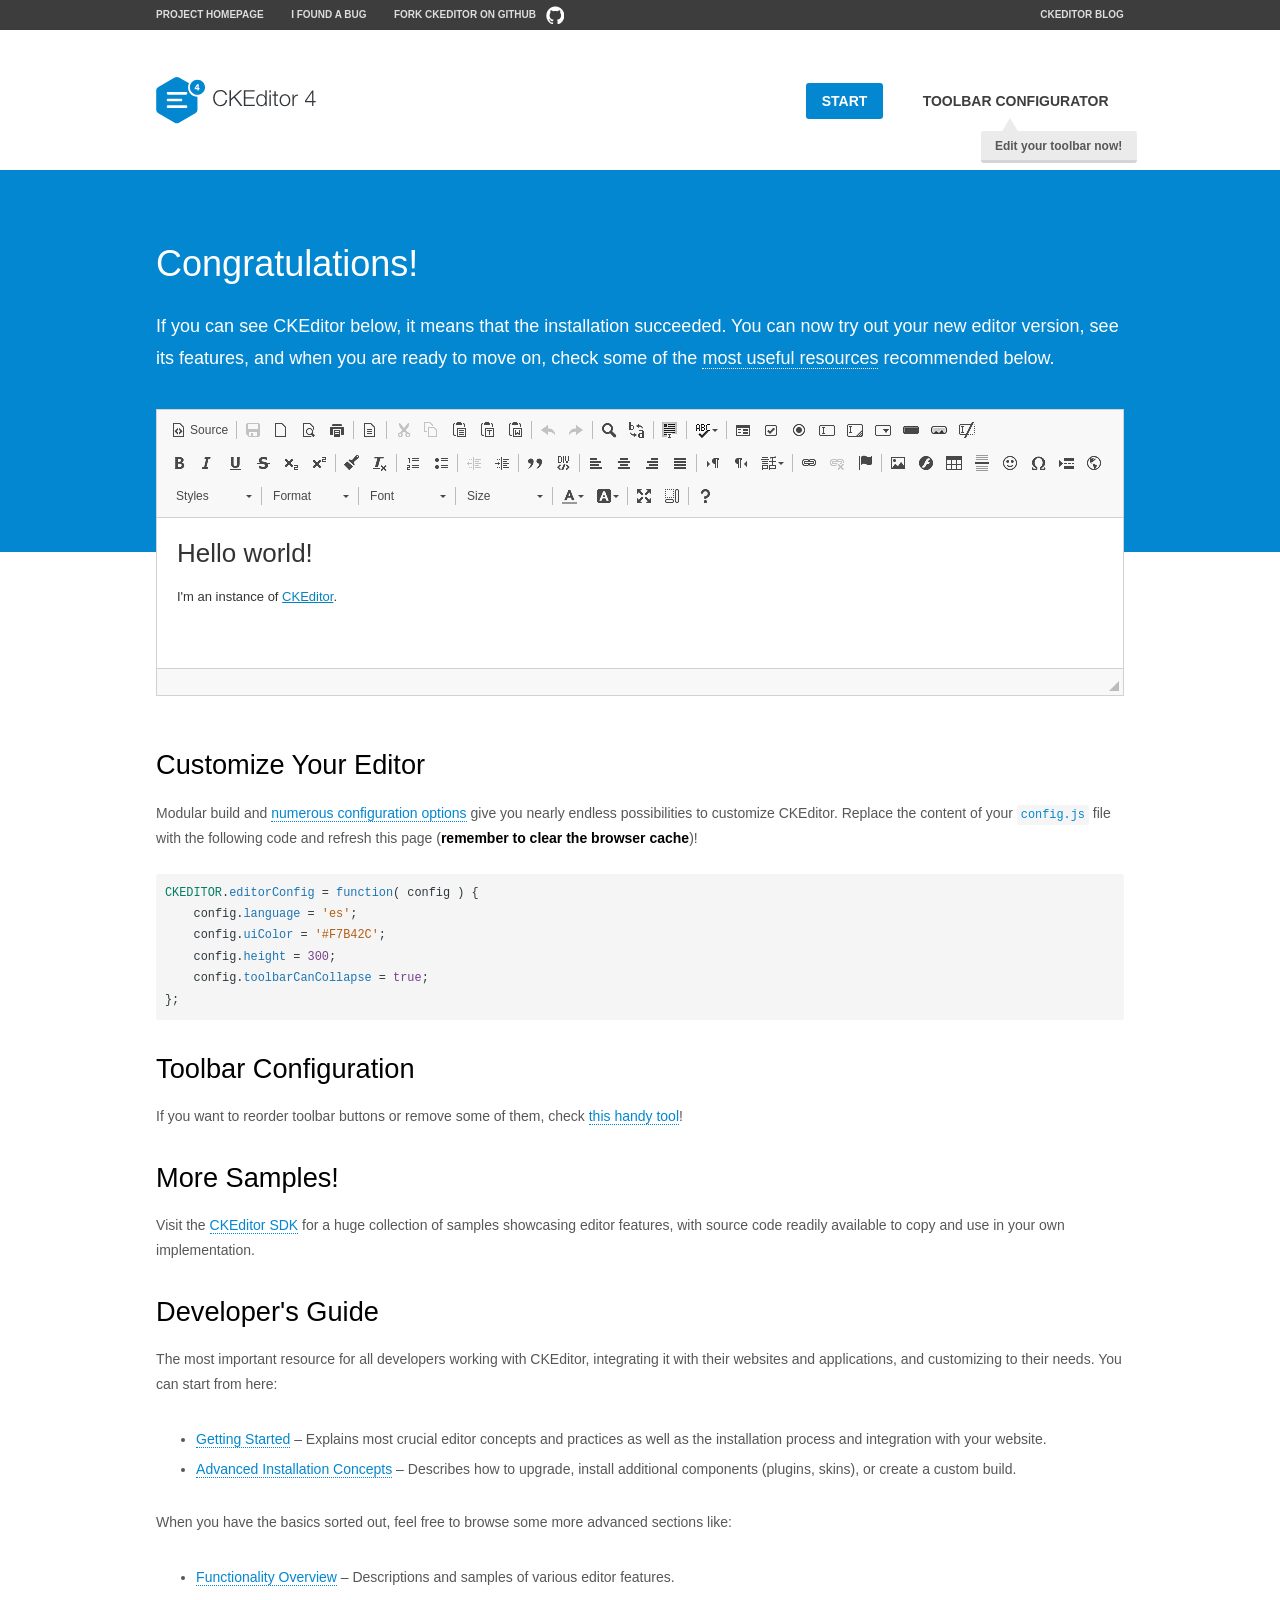
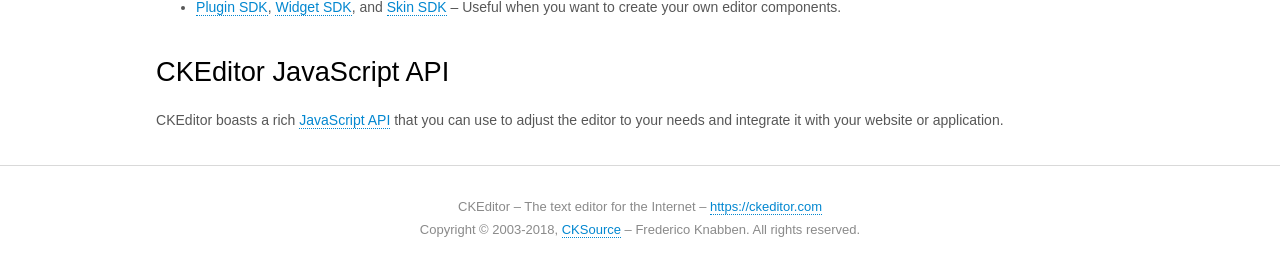
<file: Templates/admin panel/admin panel/theme-assets/vendors/js/editors/ckeditor/samples/index.html>
<!DOCTYPE html>
<!--
Copyright (c) 2003-2018, CKSource - Frederico Knabben. All rights reserved.
For licensing, see LICENSE.md or https://ckeditor.com/legal/ckeditor-oss-license
-->
<html>
<head>
	<meta charset="utf-8">
	<title>CKEditor Sample</title>
	<script src="../ckeditor.js"></script>
	<script src="js/sample.js"></script>
	<link rel="stylesheet" href="css/samples.css">
	<link rel="stylesheet" href="toolbarconfigurator/lib/codemirror/neo.css">
</head>
<body id="main">

<nav class="navigation-a">
	<div class="grid-container">
		<ul class="navigation-a-left grid-width-70">
			<li><a href="https://ckeditor.com/ckeditor-4/">Project Homepage</a></li>
			<li><a href="https://github.com/ckeditor/ckeditor-dev/issues">I found a bug</a></li>
			<li><a href="http://github.com/ckeditor/ckeditor-dev" class="icon-pos-right icon-navigation-a-github">Fork CKEditor on GitHub</a></li>
		</ul>
		<ul class="navigation-a-right grid-width-30">
			<li><a href="https://ckeditor.com/blog/">CKEditor Blog</a></li>
		</ul>
	</div>
</nav>

<header class="header-a">
	<div class="grid-container">
		<h1 class="header-a-logo grid-width-30">
			<a href="index.html"><img src="img/logo.svg" onerror="this.src='img/logo.png'; this.onerror=null;" alt="CKEditor Sample"></a>
		</h1>

		<nav class="navigation-b grid-width-70">
			<ul>
				<li><a href="index.html" class="button-a button-a-background">Start</a></li>
				<li><a href="toolbarconfigurator/index.html" class="button-a">Toolbar configurator <span class="balloon-a balloon-a-nw">Edit your toolbar now!</span></a></li>
			</ul>
		</nav>
	</div>
</header>

<main>
	<div class="adjoined-top">
		<div class="grid-container">
			<div class="content grid-width-100">
				<h1>Congratulations!</h1>
				<p>
					If you can see CKEditor below, it means that the installation succeeded.
					You can now try out your new editor version, see its features, and when you are ready to move on, check some of the <a href="#sample-customize">most useful resources</a> recommended below.
				</p>
			</div>
		</div>
	</div>
	<div class="adjoined-bottom">
		<div class="grid-container">
			<div class="grid-width-100">
				<div id="editor">
					<h1>Hello world!</h1>
					<p>I'm an instance of <a href="https://ckeditor.com">CKEditor</a>.</p>
				</div>
			</div>
		</div>
	</div>

	<div class="grid-container">
		<div class="content grid-width-100">
			<section id="sample-customize">
				<h2>Customize Your Editor</h2>
				<p>Modular build and <a href="https://docs.ckeditor.com/ckeditor4/docs/#!/guide/dev_configuration">numerous configuration options</a> give you nearly endless possibilities to customize CKEditor. Replace the content of your <code><a href="../config.js">config.js</a></code> file with the following code and refresh this page (<strong>remember to clear the browser cache</strong>)!</p>
		<pre class="cm-s-neo CodeMirror"><code><span style="padding-right: 0.1px;"><span class="cm-variable">CKEDITOR</span>.<span class="cm-property">editorConfig</span> <span class="cm-operator">=</span> <span class="cm-keyword">function</span>( <span class="cm-def">config</span> ) {</span>
<span style="padding-right: 0.1px;"><span class="cm-tab">	</span><span class="cm-variable-2">config</span>.<span class="cm-property">language</span> <span class="cm-operator">=</span> <span class="cm-string">'es'</span>;</span>
<span style="padding-right: 0.1px;"><span class="cm-tab">	</span><span class="cm-variable-2">config</span>.<span class="cm-property">uiColor</span> <span class="cm-operator">=</span> <span class="cm-string">'#F7B42C'</span>;</span>
<span style="padding-right: 0.1px;"><span class="cm-tab">	</span><span class="cm-variable-2">config</span>.<span class="cm-property">height</span> <span class="cm-operator">=</span> <span class="cm-number">300</span>;</span>
<span style="padding-right: 0.1px;"><span class="cm-tab">	</span><span class="cm-variable-2">config</span>.<span class="cm-property">toolbarCanCollapse</span> <span class="cm-operator">=</span> <span class="cm-atom">true</span>;</span>
<span style="padding-right: 0.1px;">};</span></code></pre>
			</section>

			<section>
				<h2>Toolbar Configuration</h2>
				<p>If you want to reorder toolbar buttons or remove some of them, check <a href="toolbarconfigurator/index.html">this handy tool</a>!</p>
			</section>

			<section>
				<h2>More Samples!</h2>
				<p>Visit the <a href="https://sdk.ckeditor.com">CKEditor SDK</a> for a huge collection of samples showcasing editor features, with source code readily available to copy and use in your own implementation.</p>
			</section>

			<section>
				<h2>Developer's Guide</h2>
				<p>The most important resource for all developers working with CKEditor, integrating it with their websites and applications, and customizing to their needs. You can start from here:</p>
				<ul>
					<li><a href="https://docs.ckeditor.com/ckeditor4/docs/#!/guide/dev_installation">Getting Started</a> &ndash; Explains most crucial editor concepts and practices as well as the installation process and integration with your website.</li>
					<li><a href="https://docs.ckeditor.com/ckeditor4/docs/#!/guide/dev_advanced_installation">Advanced Installation Concepts</a> &ndash; Describes how to upgrade, install additional components (plugins, skins), or create a custom build.</li>
				</ul>
					<p>When you have the basics sorted out, feel free to browse some more advanced sections like:</p>
				<ul>
					<li><a href="https://docs.ckeditor.com/ckeditor4/docs/#!/guide/dev_features">Functionality Overview</a> &ndash; Descriptions and samples of various editor features.</li>
					<li><a href="https://docs.ckeditor.com/ckeditor4/docs/#!/guide/plugin_sdk_intro">Plugin SDK</a>, <a href="https://docs.ckeditor.com/ckeditor4/docs/#!/guide/widget_sdk_intro">Widget SDK</a>, and <a href="https://docs.ckeditor.com/ckeditor4/docs/#!/guide/skin_sdk_intro">Skin SDK</a> &ndash; Useful when you want to create your own editor components.</li>
				</ul>
			</section>

			<section>
				<h2>CKEditor JavaScript API</h2>
				<p>CKEditor boasts a rich <a href="https://docs.ckeditor.com/ckeditor4/docs/#!/api">JavaScript API</a> that you can use to adjust the editor to your needs and integrate it with your website or application.</p>
			</section>
		</div>
	</div>
</main>

<footer class="footer-a grid-container">
	<div class="grid-container">
		<p class="grid-width-100">
			CKEditor &ndash; The text editor for the Internet &ndash; <a class="samples" href="https://ckeditor.com/">https://ckeditor.com</a>
		</p>
		<p class="grid-width-100" id="copy">
			Copyright &copy; 2003-2018, <a class="samples" href="https://cksource.com/">CKSource</a> &ndash; Frederico Knabben. All rights reserved.
		</p>
	</div>
</footer>
<script>
	initSample();
</script>

</body>
</html>
</file>
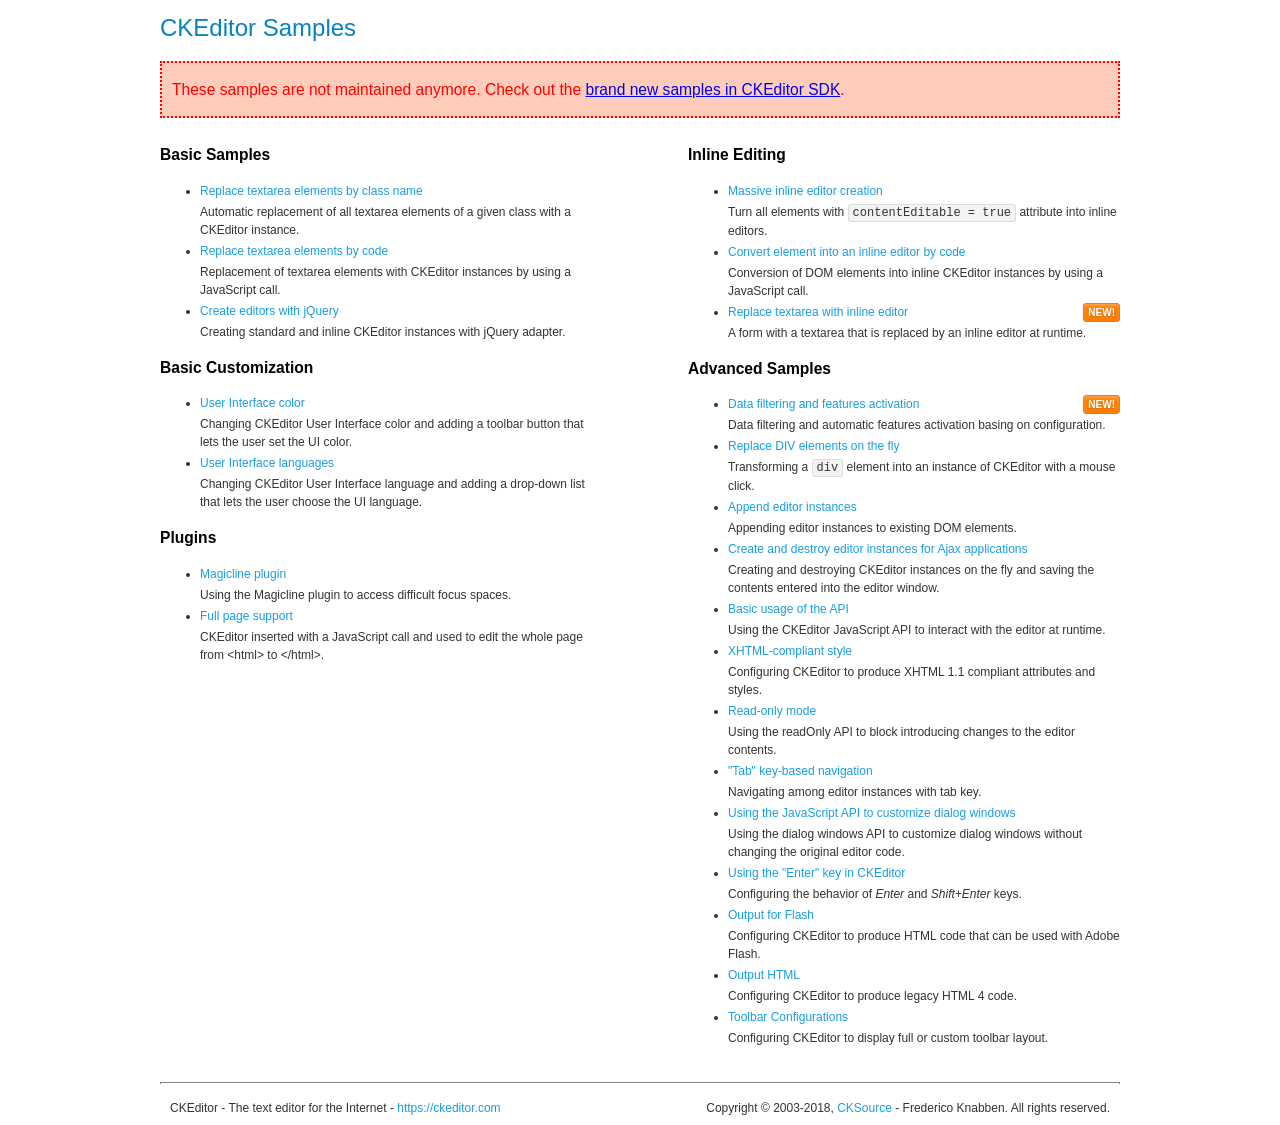
<file: Templates/admin panel/admin panel/theme-assets/vendors/js/editors/ckeditor/samples/old/index.html>
<!DOCTYPE html>
<!--
Copyright (c) 2003-2018, CKSource - Frederico Knabben. All rights reserved.
For licensing, see LICENSE.md or https://ckeditor.com/legal/ckeditor-oss-license
-->
<html>
<head>
	<meta charset="utf-8">
	<title>CKEditor Samples</title>
	<link rel="stylesheet" href="sample.css">
</head>
<body>
	<h1 class="samples">
		CKEditor Samples
	</h1>
	<div class="warning deprecated">
		These samples are not maintained anymore. Check out the <a href="https://sdk.ckeditor.com/">brand new samples in CKEditor SDK</a>.
	</div>
	<div class="twoColumns">
		<div class="twoColumnsLeft">
			<h2 class="samples">
				Basic Samples
			</h2>
			<dl class="samples">
				<dt><a class="samples" href="replacebyclass.html">Replace textarea elements by class name</a></dt>
				<dd>Automatic replacement of all textarea elements of a given class with a CKEditor instance.</dd>

				<dt><a class="samples" href="replacebycode.html">Replace textarea elements by code</a></dt>
				<dd>Replacement of textarea elements with CKEditor instances by using a JavaScript call.</dd>

				<dt><a class="samples" href="jquery.html">Create editors with jQuery</a></dt>
				<dd>Creating standard and inline CKEditor instances with jQuery adapter.</dd>
			</dl>

			<h2 class="samples">
				Basic Customization
			</h2>
			<dl class="samples">
				<dt><a class="samples" href="uicolor.html">User Interface color</a></dt>
				<dd>Changing CKEditor User Interface color and adding a toolbar button that lets the user set the UI color.</dd>

				<dt><a class="samples" href="uilanguages.html">User Interface languages</a></dt>
				<dd>Changing CKEditor User Interface language and adding a drop-down list that lets the user choose the UI language.</dd>
			</dl>


			<h2 class="samples">Plugins</h2>
<dl class="samples">
<dt><a class="samples" href="magicline/magicline.html">Magicline plugin</a></dt>
<dd>Using the Magicline plugin to access difficult focus spaces.</dd>

<dt><a class="samples" href="wysiwygarea/fullpage.html">Full page support</a></dt>
<dd>CKEditor inserted with a JavaScript call and used to edit the whole page from &lt;html&gt; to &lt;/html&gt;.</dd>
</dl>
		</div>
		<div class="twoColumnsRight">
			<h2 class="samples">
				Inline Editing
			</h2>
			<dl class="samples">
				<dt><a class="samples" href="inlineall.html">Massive inline editor creation</a></dt>
				<dd>Turn all elements with <code>contentEditable = true</code> attribute into inline editors.</dd>

				<dt><a class="samples" href="inlinebycode.html">Convert element into an inline editor by code</a></dt>
				<dd>Conversion of DOM elements into inline CKEditor instances by using a JavaScript call.</dd>

				<dt><a class="samples" href="inlinetextarea.html">Replace textarea with inline editor</a> <span class="new">New!</span></dt>
				<dd>A form with a textarea that is replaced by an inline editor at runtime.</dd>

				
			</dl>

			<h2 class="samples">
				Advanced Samples
			</h2>
			<dl class="samples">
				<dt><a class="samples" href="datafiltering.html">Data filtering and features activation</a> <span class="new">New!</span></dt>
				<dd>Data filtering and automatic features activation basing on configuration.</dd>

				<dt><a class="samples" href="divreplace.html">Replace DIV elements on the fly</a></dt>
				<dd>Transforming a <code>div</code> element into an instance of CKEditor with a mouse click.</dd>

				<dt><a class="samples" href="appendto.html">Append editor instances</a></dt>
				<dd>Appending editor instances to existing DOM elements.</dd>

				<dt><a class="samples" href="ajax.html">Create and destroy editor instances for Ajax applications</a></dt>
				<dd>Creating and destroying CKEditor instances on the fly and saving the contents entered into the editor window.</dd>

				<dt><a class="samples" href="api.html">Basic usage of the API</a></dt>
				<dd>Using the CKEditor JavaScript API to interact with the editor at runtime.</dd>

				<dt><a class="samples" href="xhtmlstyle.html">XHTML-compliant style</a></dt>
				<dd>Configuring CKEditor to produce XHTML 1.1 compliant attributes and styles.</dd>

				<dt><a class="samples" href="readonly.html">Read-only mode</a></dt>
				<dd>Using the readOnly API to block introducing changes to the editor contents.</dd>

				<dt><a class="samples" href="tabindex.html">"Tab" key-based navigation</a></dt>
				<dd>Navigating among editor instances with tab key.</dd>


				
<dt><a class="samples" href="dialog/dialog.html">Using the JavaScript API to customize dialog windows</a></dt>
<dd>Using the dialog windows API to customize dialog windows without changing the original editor code.</dd>

<dt><a class="samples" href="enterkey/enterkey.html">Using the &quot;Enter&quot; key in CKEditor</a></dt>
<dd>Configuring the behavior of <em>Enter</em> and <em>Shift+Enter</em> keys.</dd>

<dt><a class="samples" href="htmlwriter/outputforflash.html">Output for Flash</a></dt>
<dd>Configuring CKEditor to produce HTML code that can be used with Adobe Flash.</dd>

<dt><a class="samples" href="htmlwriter/outputhtml.html">Output HTML</a></dt>
<dd>Configuring CKEditor to produce legacy HTML 4 code.</dd>

<dt><a class="samples" href="toolbar/toolbar.html">Toolbar Configurations</a></dt>
<dd>Configuring CKEditor to display full or custom toolbar layout.</dd>

			</dl>
		</div>
	</div>
	<div id="footer">
		<hr>
		<p>
			CKEditor - The text editor for the Internet - <a class="samples" href="https://ckeditor.com/">https://ckeditor.com</a>
		</p>
		<p id="copy">
			Copyright &copy; 2003-2018, <a class="samples" href="https://cksource.com/">CKSource</a> - Frederico Knabben. All rights reserved.
		</p>
	</div>
</body>
</html>
</file>
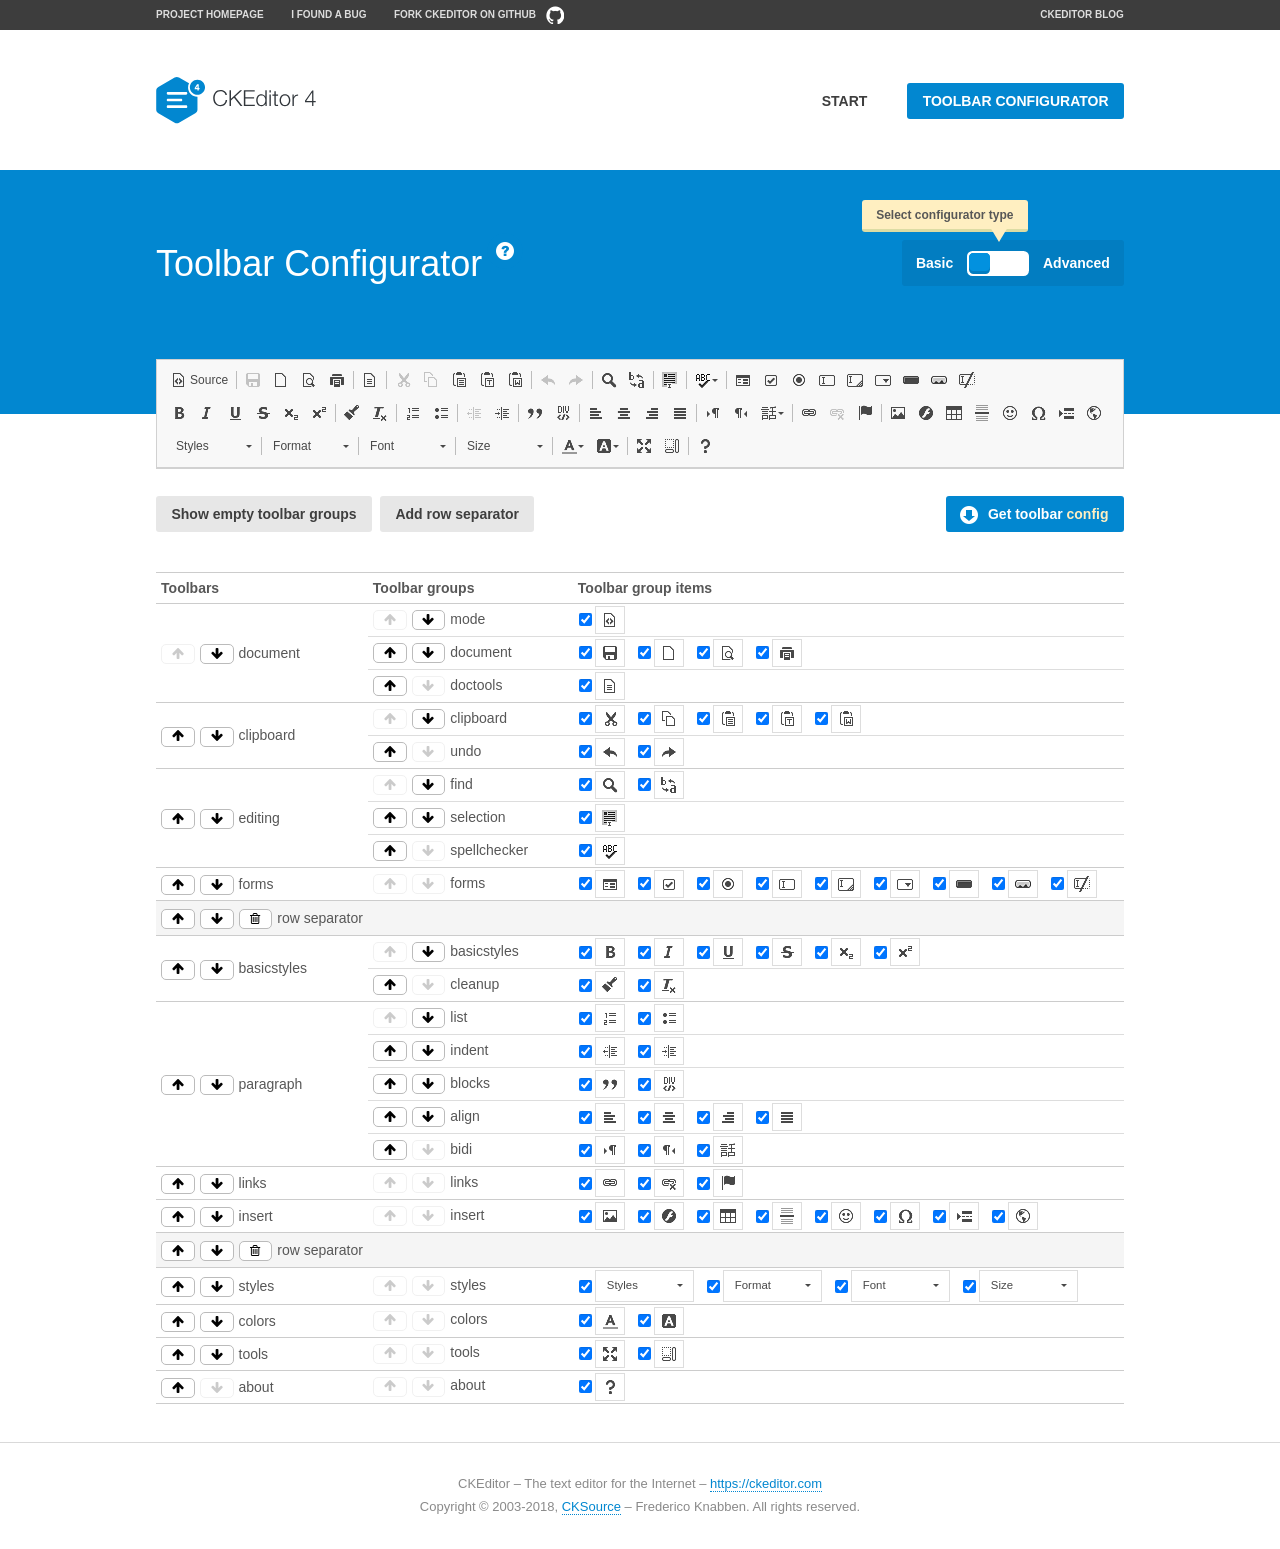
<file: Templates/admin panel/admin panel/theme-assets/vendors/js/editors/ckeditor/samples/toolbarconfigurator/index.html>
<!DOCTYPE html>
<!--
Copyright (c) 2003-2018, CKSource - Frederico Knabben. All rights reserved.
For licensing, see LICENSE.md or https://ckeditor.com/legal/ckeditor-oss-license
-->
<!--[if IE 8]><html class="ie8"><![endif]-->
<!--[if gt IE 8]><html><![endif]-->
<!--[if !IE]><!--><html><!--<![endif]-->
<head>
	<meta charset="utf-8">
	<title>Toolbar Configurator</title>
	<script src="../../ckeditor.js"></script>
	<script>
		if ( CKEDITOR.env.ie && CKEDITOR.env.version < 9 )
			CKEDITOR.tools.enableHtml5Elements( document );
	</script>
	<link rel="stylesheet" href="lib/codemirror/codemirror.css">
	<link rel="stylesheet" href="lib/codemirror/show-hint.css">
	<link rel="stylesheet" href="lib/codemirror/neo.css">
	<link rel="stylesheet" href="css/fontello.css">
	<link rel="stylesheet" href="../css/samples.css">
</head>
<body id="toolbar">

<nav class="navigation-a">
	<div class="grid-container">
		<ul class="navigation-a-left grid-width-70">
			<li><a href="https://ckeditor.com/ckeditor-4/">Project Homepage</a></li>
			<li><a href="https://github.com/ckeditor/ckeditor-dev/issues">I found a bug</a></li>
			<li><a href="http://github.com/ckeditor/ckeditor-dev" class="icon-pos-right icon-navigation-a-github">Fork CKEditor on GitHub</a></li>
		</ul>
		<ul class="navigation-a-right grid-width-30">
			<li><a href="https://ckeditor.com/blog/">CKEditor Blog</a></li>
		</ul>
	</div>
</nav>

<header class="header-a">
	<div class="grid-container">
		<h1 class="header-a-logo grid-width-30">
			<a href="../index.html"><img src="../img/logo.svg" onerror="this.src='../img/logo.png'; this.onerror=null;" alt="CKEditor Logo"></a>
		</h1>
		<nav class="navigation-b grid-width-70">
			<ul>
				<li><a href="../index.html"  class="button-a">Start</a></li>
				<li><a href="index.html"  class="button-a button-a-background">Toolbar configurator</a></li>
			</ul>
		</nav>
	</div>
</header>

<main>
	<div class="adjoined-top">
		<div class="grid-container">
			<div class="content grid-width-100">
				<div class="grid-container-nested">
					<h1 class="grid-width-60">
						Toolbar Configurator
						<a href="#help-content" type="button" title="Configurator help" id="help" class="button-a button-a-background button-a-no-text icon-pos-left icon-question-mark">Help</a>
					</h1>

					<div class="grid-width-40 grid-switch-magic">
						<div class="switch">
							<span class="balloon-a balloon-a-se">Select configurator type</span>
							<input type="radio" name="radio" data-num="1" id="radio-basic" />
							<input type="radio" name="radio" data-num="2" id="radio-advanced" />
							<label data-for="1" for="radio-basic">Basic</label>
							<span class="switch-inner">
								<span class="handler"></span>
							</span>
							<label data-for="2" for="radio-advanced">Advanced</label>
						</div>
					</div>
				</div>
			</div>
		</div>
	</div>
	<div class="adjoined-bottom">
		<div class="grid-container">
			<div class="grid-width-100">
				<div class="editors-container">
					<div id="editor-basic"></div>
					<div id="editor-advanced"></div>
				</div>
			</div>
		</div>
	</div>

	<div class="grid-container configurator">
		<div class="content grid-width-100">
			<div class="configurator">
				<div>
					<div id="toolbarModifierWrapper"></div>
				</div>
			</div>
		</div>
	</div>

	<div id="help-content">
		<div class="grid-container">
			<div class="grid-width-100">
				<h2>What Am I Doing Here?</h2>

				<div class="grid-container grid-container-nested">
					<div class="basic">
						<div class="grid-width-50">
							<p>Arrange <a href="https://docs.ckeditor.com/ckeditor4/docs/#!/api/CKEDITOR.config-cfg-toolbarGroups">toolbar groups</a>, toggle <a href="https://docs.ckeditor.com/ckeditor4/docs/#!/api/CKEDITOR.config-cfg-removeButtons">button visibility</a> according to your needs and get your toolbar configuration.</p>
							<p>You can replace the content of the <a href="../../config.js"><code>config.js</code></a> file with the generated configuration. If you already set some configuration options you will need to merge both configurations.</p>
						</div>
						<div class="grid-width-50">
							<p>Read more about different ways of <a href="https://docs.ckeditor.com/ckeditor4/docs/#!/guide/dev_configuration">setting configuration</a> and do not forget about <strong>clearing browser cache</strong>.</p>
							<p>Arranging toolbar groups is the recommended way of configuring the toolbar, but if you need more freedom you can use the <a href="#advanced">advanced configurator</a>.</p>
						</div>
					</div>
					<div class="advanced" style="display: none;">
						<div class="grid-width-50">
							<p>With this code editor you can edit your <a href="https://docs.ckeditor.com/ckeditor4/docs/#!/api/CKEDITOR.config-cfg-toolbar">toolbar configuration</a> live.</p>
							<p>You can replace the content of the <a href="../../config.js"><code>config.js</code></a> file with the generated configuration. If you already set some configuration options you will need to merge both configurations.</p>
						</div>
						<div class="grid-width-50">
							<p>Read more about different ways of <a href="https://docs.ckeditor.com/ckeditor4/docs/#!/guide/dev_configuration">setting configuration</a> and do not forget about <strong>clearing browser cache</strong>.</p>
						</div>
					</div>
				</div>

				<p class="grid-container grid-container-nested">
					<button type="button" class="help-content-close grid-width-100 button-a button-a-background">Got it. Let's play!</button>
				</p>
			</div>
		</div>
	</div>
</main>

<footer class="footer-a grid-container">
	<p class="grid-width-100">
		CKEditor &ndash; The text editor for the Internet &ndash; <a class="samples" href="https://ckeditor.com/">https://ckeditor.com</a>
	</p>
	<p class="grid-width-100" id="copy">
		Copyright &copy; 2003-2018, <a class="samples" href="https://cksource.com/">CKSource</a> &ndash; Frederico Knabben. All rights reserved.
	</p>
</footer>

<script src="lib/codemirror/codemirror.js"></script>
<script src="lib/codemirror/javascript.js"></script>
<script src="lib/codemirror/show-hint.js"></script>

<script src="js/fulltoolbareditor.js"></script>
<script src="js/abstracttoolbarmodifier.js"></script>
<script src="js/toolbarmodifier.js"></script>
<script src="js/toolbartextmodifier.js"></script>
<script src="../js/sf.js"></script>

<script>
	( function() {
		'use strict';

		var mode = ( window.location.hash.substr( 1 ) === 'advanced' ) ? 'advanced' : 'basic',
			configuratorSection = CKEDITOR.document.findOne( 'main > .grid-container.configurator' ),
			basicInstruction = CKEDITOR.document.findOne( '#help-content .basic' ),
			advancedInstruction = CKEDITOR.document.findOne( '#help-content .advanced' ),

			// Configurator mode switcher.
			modeSwitchBasic = CKEDITOR.document.getById( 'radio-basic' ),
			modeSwitchAdvanced = CKEDITOR.document.getById( 'radio-advanced' );

		// Initial setup
		function updateSwitcher() {
			if ( mode === 'advanced' ) {
				modeSwitchAdvanced.$.checked = true;
			} else {
				modeSwitchBasic.$.checked = true;
			}
		}

		updateSwitcher();

		CKEDITOR.document.getWindow().on( 'hashchange', function( e ) {
			var hash = window.location.hash.substr( 1 );
			if ( !( hash === 'advanced' || hash === 'basic' ) ) {
				return;
			}
			mode = hash;
			onToolbarsDone( mode );
		} );

		CKEDITOR.document.getWindow().on( 'resize', function() {
			updateToolbar( ( mode === 'basic' ? toolbarModifier : toolbarTextModifier )[ 'editorInstance' ] );
		} );

		function onRefresh( modifier ) {
			modifier = modifier || this;

			if ( mode === 'basic' && modifier instanceof ToolbarConfigurator.ToolbarTextModifier ) {
				return;
			}

			// CodeMirror container becomes visible, so we need to refresh and to avoid rendering problems.
			if ( mode === 'advanced' && modifier instanceof ToolbarConfigurator.ToolbarTextModifier ) {
				modifier.codeContainer.refresh();
			}

			updateToolbar( modifier.editorInstance );
		}

		function updateToolbar( editor ) {
			var editorContainer = editor.container;

			// Not always editor is loaded.
			if ( !editorContainer ) {
				return;
			}

			var displayStyle = editorContainer.getStyle( 'display' );

			editorContainer.setStyle( 'display', 'block' );

			var newHeight = editorContainer.getSize( 'height' );

			var newMarginTop = parseInt( editorContainer.getComputedStyle( 'margin-top' ), 10 );
			newMarginTop = ( isNaN( newMarginTop ) ? 0 : Number( newMarginTop ) );

			var newMarginBottom = parseInt( editorContainer.getComputedStyle( 'margin-bottom' ), 10 );
			newMarginBottom = ( isNaN( newMarginBottom ) ? 0 : Number( newMarginBottom ) );

			var result = newHeight + newMarginTop + newMarginBottom;

			editorContainer.setStyle( 'display', displayStyle );

			editor.container.getAscendant( 'div' ).setStyle( 'height', result + 'px' );
		}

		var toolbarModifier = new ToolbarConfigurator.ToolbarModifier( 'editor-basic' );

		var done = 0;
		toolbarModifier.init( onToolbarInit );
		toolbarModifier.onRefresh = onRefresh;

		CKEDITOR.document.getById( 'toolbarModifierWrapper' ).append( toolbarModifier.mainContainer );

		var toolbarTextModifier = new ToolbarConfigurator.ToolbarTextModifier( 'editor-advanced' );
		toolbarTextModifier.init( onToolbarInit );
		toolbarTextModifier.onRefresh = onRefresh;

		function onToolbarInit() {
			if ( ++done === 2 ) {
				onToolbarsDone();

				positionSticky.watch( CKEDITOR.document.findOne( '.toolbar' ), function() {
					return mode === 'advanced';
				} );
			}
		}

		function onToolbarsDone() {
			if ( mode === 'basic' ) {
				toggleModeBasic( false );
			} else {
				toggleModeAdvanced( false );
			}

			updateSwitcher();

			setTimeout( function() {
				CKEDITOR.document.findOne( '.editors-container' ).addClass( 'active' );
				CKEDITOR.document.findOne( '#toolbarModifierWrapper' ).addClass( 'active' );
			}, 200 );
		}

		CKEDITOR.document.getById( 'toolbarModifierWrapper' ).append( toolbarTextModifier.mainContainer );

		function toogleModeSwitch( onElement, offElement, onModifier, offModifier ) {
			onElement.addClass( 'fancy-button-active' );
			offElement.removeClass( 'fancy-button-active' );

			onModifier.showUI();
			offModifier.hideUI();
		}

		function toggleModeBasic( callOnRefresh ) {
			callOnRefresh = ( callOnRefresh !== false );
			mode = 'basic';
			window.location.hash = '#basic';
			toogleModeSwitch( modeSwitchBasic, modeSwitchAdvanced, toolbarModifier, toolbarTextModifier );

			configuratorSection.removeClass( 'freed-width' );
			basicInstruction.show();
			advancedInstruction.hide();

			callOnRefresh && onRefresh( toolbarModifier );
		}

		function toggleModeAdvanced( callOnRefresh ) {
			callOnRefresh = ( callOnRefresh !== false );
			mode = 'advanced';
			window.location.hash = '#advanced';
			toogleModeSwitch( modeSwitchAdvanced, modeSwitchBasic, toolbarTextModifier, toolbarModifier );

			configuratorSection.addClass( 'freed-width' );
			advancedInstruction.show();
			basicInstruction.hide();

			callOnRefresh && onRefresh( toolbarTextModifier );
		}

		modeSwitchBasic.on( 'click', toggleModeBasic );
		modeSwitchAdvanced.on( 'click', toggleModeAdvanced );

		//
		// Position:sticky for the toolbar.
		//

		// Will make elements behave like they were styled with position:sticky.
		var positionSticky = {
			// Store object: {
			// 		element: CKEDITOR.dom.element, // Element which will float.
			// 		placeholder: CKEDITOR.dom.element, // Placeholder which is place to prevent page bounce.
			// 		isFixed: boolean // Whether element float now.
			// }
			watched: [],

			active: [],

			staticContainer: null,

			init: function() {
				var element = CKEDITOR.dom.element.createFromHtml(
					'<div class="staticContainer">' +
						'<div class="grid-container" >' +
							'<div class="grid-width-100">' +
								'<div class="inner"></div>' +
							'</div>' +
						'</div>' +
					'</div>' );

				this.staticContainer = element.findOne( '.inner' );

				CKEDITOR.document.getBody().append( element );
			},

			watch: function( element, preventFunc ) {
				this.watched.push( {
					element: element,
					placeholder: new CKEDITOR.dom.element( 'div' ),
					isFixed: false,
					preventFunc: preventFunc
				} );
			},

			checkAll: function() {
				for ( var i = 0; i < this.watched.length; i++ ) {
					this.check( this.watched[ i ] );
				}
			},

			check: function( element ) {
				var isFixed = element.isFixed;
				var shouldBeFixed = this.shouldBeFixed( element );

				// Nothing to be done.
				if ( isFixed === shouldBeFixed ) {
					return;
				}

				var placeholder = element.placeholder;

				if ( isFixed ) {
					// Unfixing.

					element.element.insertBefore( placeholder );
					placeholder.remove();

					element.element.removeStyle( 'margin' );

					this.active.splice( CKEDITOR.tools.indexOf( this.active, element ), 1 );

				} else {
					// Fixing.
					placeholder.setStyle( 'width', element.element.getSize( 'width' ) + 'px' );
					placeholder.setStyle( 'height', element.element.getSize( 'height' ) + 'px' );
					placeholder.setStyle( 'margin-bottom', element.element.getComputedStyle( 'margin-bottom' ) );
					placeholder.setStyle( 'display', element.element.getComputedStyle( 'display' ) );
					placeholder.insertAfter( element.element );

					this.staticContainer.append( element.element );

					this.active.push( element );
				}

				element.isFixed = !element.isFixed;
			},

			shouldBeFixed: function( element ) {
				if ( element.preventFunc && element.preventFunc() ) {
					return false;
				}

				// If element is already fixed we are checking it's placeholder.
				var related = ( element.isFixed ? element.placeholder : element.element ),
					clientRect = related.$.getBoundingClientRect(),
					staticHeight = this.staticContainer.getSize('height' ),
					elemHeight = element.element.getSize( 'height' );

				if ( element.isFixed ) {
					return ( clientRect.top + elemHeight < staticHeight );
				} else {
					return ( clientRect.top < staticHeight );
				}
			}
		};

		positionSticky.init();

		CKEDITOR.document.getWindow().on( 'scroll',
			new CKEDITOR.tools.eventsBuffer( 100, positionSticky.checkAll, positionSticky ).input
		);

		// Make the toolbar sticky.
		positionSticky.watch( CKEDITOR.document.findOne( '.editors-container' ) );

		// Help button and help-content.
		( function() {
			var helpButton = CKEDITOR.document.getById( 'help' ),
				helpContent = CKEDITOR.document.getById( 'help-content' );

			// Don't show help button on IE8 because it's unsupported by Pico Modal.
			if ( CKEDITOR.env.ie && CKEDITOR.env.version == 8 ) {
				helpButton.hide();
			} else {
				// Display help modal when the button is clicked.
				helpButton.on( 'click', function( evt ) {
					SF.modal( {
						// Clone modal content from DOM.
						content: helpContent.getHtml(),

						afterCreate: function( modal ) {
							// Enable modal content button to close the modal.
							new CKEDITOR.dom.element( modal.modalElem() ).findOne( '.help-content-close' ).once( 'click', modal.close );
						}
					} ).show();
				} );
			}
		} )();
	} )();
</script>
</body>
</html>
</file>
<file: Templates/Animated-custom-Login-page-template-main/style.css>
@import url('https://fonts.googleapis.com/css?family=Poppins:200,300,400,500,600,700,800,900&display=swap');
body{
     cursor:url([data-uri]), auto;
}
*
{
    margin: 0;
    padding: 0;
    box-sizing: border-box;
    font-family: 'Poppins', sans-serif;

}
section
{
    position: relative;
    display: flex;
    justify-content: center;
    align-items: center;
    width: 100%;
    height: 100vh;
    overflow: hidden;
}

section .bg
{
    position: absolute;
    top: 0;
    left: 0;
    width: 100%;
    height: 100%;
    object-fit: cover;
    pointer-events: none;


}
section .trees
{
   
    position: absolute;
    top: 0;
    left: 0;
    width: 100%;
    height: 100%;
    object-fit: cover;
    z-index: 100;
    pointer-events: none;


}
section .girl
{
  position: absolute;
  scale: 0.65;
  animation: animateGirl 40s linear infinite;
  pointer-events: none;
}
@keyframes animateGirl
{
    0%
    {
        transform: translateX(calc(100% + 100vw));
    }
    50%
    {
        transform: translateX(calc(-100% - 100vw));
    }
    50.01%
    {
        transform: translateX(calc(-100% - 100vw))
        rotateY(180deg);
    }
    100%
    {
        transform: translateX(calc(100% + 100vw))
        rotateY(180deg);
    }
}

.login
{
    position: relative;
    padding: 60px;
    background: rgba(225, 225, 225, 0.25);
    backdrop-filter: blur(15px);
    border: 1px solid #fff;
    border-bottom: 1px solid rgba(225, 225, 225, 0.5);
    border-right: 1px solid rgba(225, 225, 225, 0.5);
    border-radius: 20px;
    width: 500px;
    display: flex;
    flex-direction: column;
    gap: 30px;
    box-shadow: 0px 25px 50px rgba(0,0,0,1)
}

.login h2
{
    position: relative;
    width: 100%;
    text-align: center;
    font-size:2.5em;
    font-weight: 600;
    color: #8f2c24;
    margin-bottom:10px;

}

.login .inputBox
{
    position: relative;

}
.login .inputBox input
{
    position: relative;
    width: 100%;
    padding: 15px 20px;
    outline:none;
    font-size: 1.25em;
    color:rgba(236, 0, 177, 0.956);
    border-radius: 5px;
    background: #fff;
    border:none;
    margin-bottom: 30px;
}
.login .inputBox ::placeholder
{
    color: #8f2c24;
}
.login .inputBox #btn
{
    position: relative;
    border: none;
    outline: none;
    background:#8f2c24;
    color: #fff;
    cursor: pointer;
    font-size: 1.25em;
    font-weight: 500;
    transition: 0.5s;
}


.login .inputBox #btn:hover
{
    background:#d64c42;
}
.login .group
{
    display: flex;
    justify-content: space-between;

}
.login .group a
{
    font-size:1.25em;
    color: #8f2c24;
    font-weight: 500;
    text-decoration: none;
}

.login .group a:nth-child(2)
{
    text-decoration: underline;

}

.leaves
{
    position: absolute;
    width: 100%;
    height: 100vh;
    overflow: hidden;
    display: flex;
    justify-content: center;
    align-items: center;
    z-index: 1;
    pointer-events: none;

}
.leaves .set
{
    position: absolute;
    width:100%;
    height: 100%;
    top: 0;
    left: 0;
    pointer-events: none;

}
.leaves .set div
{
    position: absolute;
    display: block;

}

.leaves .set div:nth-child(1)
{
    left: 20%;
    animation: animate 20s linear infinite;

}

.leaves .set div:nth-child(2)
{
    left: 50%;
    animation: animate 14s linear infinite;
    
}

.leaves .set div:nth-child(3)
{
    left: 70%;
    animation: animate 12s linear infinite;
    
}

.leaves .set div:nth-child(4)
{
    left: 5%;
    animation: animate 15s linear infinite;
    
}

.leaves .set div:nth-child(5)
{
    left: 85%;
    animation: animate 18s linear infinite;
    
}

.leaves .set div:nth-child(6)
{
    left: 90%;
    animation: animate 12s linear infinite;
    
}

.leaves .set div:nth-child(7)
{
    left: 15%;
    animation: animate 14s linear infinite;
    
}

.leaves .set div:nth-child(8)
{
    left: 60%;
    animation: animate 15s linear infinite;
    
}

@keyframes animate
 {
    0%
    {
        opacity: 0;
        top: -10%;
        transform: translateX(20px) rotate(0deg);

    }

    10%
    {
        opacity: 1;
    }
           
    20%
    {
        transform: translateX(-20px) rotate(45deg);
    }
            
    40%
    {
        transform: translateX(-20px) rotate(90deg);
    }
            
    60%
    {
        transform: translateX(20px) rotate(180deg);
    }
            
    80%
    {
        transform: translateX(-20px) rotate(45deg);
    }

    100%
    {    
        top: 110%;
        transform: translateX(20px) rotate(225deg);
    }
}
</file>
<file: Templates/youtube-template-design/Style/Youtube-style.css>
.sujections{
    display: flex;
    align-items: center;
    justify-content: space-between;
    align-items: center;
    position: fixed;
    left: 80px;
    right: 0;
    height: 30px;
    z-index: 300;
    
    
    
}
.tag1{
    border: none;
    border-radius: 7px;
    padding-left: 10px;
    padding-top: 5px;
    padding-bottom: 5px;
    padding-right: 10px;
    font-size: 12px;
    font-weight: 500;
    margin-bottom: 20px;
    flex-shrink: 0;
    cursor: pointer;
    background-color: #f0f0f0;
    margin-left: 10px;
    margin-top: 20px;
    

}
.tag1 :hover{
    
    background-color: #0f0f0f;

}


.thumbs{
    position: relative;

}
.timeline{
    background-color: black;
    color: white;
    font-weight: 500;
    font-family: Roboto, Arial;
    position: absolute;
    bottom: 10px;
    right: 10px;
    font-size: 12px;
    padding: 3px;
    border-radius: 2px;

}
.video-grid{
    display: grid;
    grid-template-columns: 1fr 1fr 1fr 1fr;
    column-gap: 20px;
    row-gap: 40px;
    margin-top: 45px;
    
}
@media(max-width:1100px){
    .video-grid{
        grid-template-columns: 1fr 1fr 1fr;
    }
}
@media(max-width:800px){
    .video-grid{
        grid-template-columns: 1fr 1fr;
    }
}
@media(max-width:600px){
    .video-grid{
        grid-template-columns: 1fr ;
    }
}
.thumnail{
    width: 100%;
    cursor: pointer;
    border-radius: 12px;
   
}
.togrid{
    display: grid;
    grid-template-columns: 50px 1fr;
}
.profile{
    width: 30px;
    border-radius: 70px;
   
}

.video-info{
    vertical-align: top; 
}
.videotile{
    vertical-align: top;
    margin-bottom: 9px;
    line-height: 20px;
   
    
}
.creator{
    font-size: 13px;
    color: gray;
    font-weight: 500;
    margin-bottom: 4px;
}
.view{
    font-size: 11px;
    color: gray;
    font-weight: 500;
}
.videotiles{
    font-size: 14px;
    color: #0f0f0f;
    font-weight: 500;
    font-family: Roboto,Arial;
}
</file>
<file: Templates/youtube-template-design/Style/common.css>
p {
    margin: 0;
    
    
}
body{
    font-family: Roboto ,Arial;
    margin: 0;
    padding-top: 60px;
    padding-left: 80px;
}
</file>
<file: Templates/youtube-template-design/Style/header.css>
.header{

    height: 55px;
    display: flex;
    flex-direction: row;
    justify-content: space-between;
    align-items: center;
    position: fixed;
    top: 0;
    left: 0;
    right: 0;
    background-color: white;
    border-bottom-width: 1px;
    border-bottom-style: solid;
    border-bottom-color: rgb(228, 223, 223);
    z-index: 10;
 

}
.nofication{
    position: relative;
}
.not-count{
    border-radius: 50px;
    background-color: rgb(184, 1, 1);
    color: rgb(255, 255, 255);
    position: absolute;
    top: 0;
    right: 0;
    padding-left: 4px;
    padding-top: 1px;
    padding-bottom: 1px;
    padding-right: 4px;
    font-size: 10px;
    font-weight: 500;
    font-family: Roboto,arial;
    
}
.left-area{
    margin-right: 50px;
    display: flex;
    align-items: center;
}
.midle-area{
    flex: 1;
    max-width: 600px;
    display: flex;
    align-items: center;
}
.right-area{
   
    display: flex;
    align-items: center;
    justify-content: space-between;
    width: 200px;   
    margin-right: 20px;
    flex-shrink: 0;
    margin-left: 10px;
}
.hambur-icon{
    height: 24px;
    margin-left: 24px;
    margin-right: 24px;
    cursor: pointer;
}
.youtube-logo{
    height: 20px;
}
.search-icon{
    display: flex;
    align-items: center;
    width: 64px;
    height: 36px;
    border-width: 1px;
    border-style: solid;
    border-color: rgb(184, 181, 181);
    margin-left: -1px;
    border-radius: 0 20px 20px 0;
    cursor: pointer;
    background-color: #f8f8f8;
    
}
.searchicon{
    height: 25px;
    margin-left: 10px;

}
.voiceicon{
    height: 25px;
}
.searchbar{
    font-weight: 400;
    padding-left: 10px;
    flex: 1;
    font-size: 16px;
    height: 32px;
    border-width: 1px;
    border-style: solid;
    border-color: rgb(170, 170, 170);
    border-radius: 20px 0 0 20px;
    box-shadow: inset 1p 2px 3px 
    rgba(0, 0, 0, 05);
    cursor: pointer;

}
.voice-icon{
    display: flex;
    align-items: center;
    width: 36px;
    height: 36px;
    margin-left: 10px;
    border-radius: 20px;
    border: none;
    background-color: #f8f8f8;

}
.searchbar::placeholder{
    font-family: Roboto;
    font-size: 16px;
}
.upload-icon{
    height: 24px;
    cursor: pointer;

}
.apps-icon{
    height: 24px;

}
.notifi-icon{
    height: 24px;

}
.profile-icon{
    height: 32px;
    border-radius: 16px;
    cursor: pointer;

}
</file>
<file: Templates/youtube-template-design/Style/sideber.css>
.sidebar{
    position: fixed;
    left: 0;
    bottom: 0;
    top: 55px;
    width: 40px;
    z-index: 200;
}
.side-icons{
    display: flex;
    flex-direction: column;
    width: 72px;
    height: 72px;
    margin-bottom: 2px;
    cursor: pointer;
    flex-direction: column;
    justify-content: center;
    align-items: center;
}
.side-icons img{
    width: 24px;
}
.side-icons div{
    font-family: Roboto, Arial ;
    font-size: 10px;
    font-weight: 400;

}
.sidebar :hover{
    background-color: #f0f0f0;
}
</file>
<file: Templates/admin panel/admin panel/theme-assets/vendors/css/charts/chartist.css>
.ct-label {
  fill: rgba(0, 0, 0, 0.4);
  color: rgba(0, 0, 0, 0.4);
  font-size: 0.75rem;
  line-height: 1; }

.ct-chart-line .ct-label, .ct-chart-bar .ct-label {
  display: block;
  display: -webkit-box;
  display: -moz-box;
  display: -ms-flexbox;
  display: -webkit-flex;
  display: flex; }

.ct-label.ct-horizontal.ct-start {
  -webkit-box-align: flex-end;
  -webkit-align-items: flex-end;
  -ms-flex-align: flex-end;
  align-items: flex-end;
  -webkit-box-pack: flex-start;
  -webkit-justify-content: flex-start;
  -ms-flex-pack: flex-start;
  justify-content: flex-start;
  text-align: left;
  text-anchor: start; }

.ct-label.ct-horizontal.ct-end {
  -webkit-box-align: flex-start;
  -webkit-align-items: flex-start;
  -ms-flex-align: flex-start;
  align-items: flex-start;
  -webkit-box-pack: flex-start;
  -webkit-justify-content: flex-start;
  -ms-flex-pack: flex-start;
  justify-content: flex-start;
  text-align: left;
  text-anchor: start; }

.ct-label.ct-vertical.ct-start {
  -webkit-box-align: flex-end;
  -webkit-align-items: flex-end;
  -ms-flex-align: flex-end;
  align-items: flex-end;
  -webkit-box-pack: flex-end;
  -webkit-justify-content: flex-end;
  -ms-flex-pack: flex-end;
  justify-content: flex-end;
  text-align: right;
  text-anchor: end; }

.ct-label.ct-vertical.ct-end {
  -webkit-box-align: flex-end;
  -webkit-align-items: flex-end;
  -ms-flex-align: flex-end;
  align-items: flex-end;
  -webkit-box-pack: flex-start;
  -webkit-justify-content: flex-start;
  -ms-flex-pack: flex-start;
  justify-content: flex-start;
  text-align: left;
  text-anchor: start; }

.ct-chart-bar .ct-label.ct-horizontal.ct-start {
  -webkit-box-align: flex-end;
  -webkit-align-items: flex-end;
  -ms-flex-align: flex-end;
  align-items: flex-end;
  -webkit-box-pack: center;
  -webkit-justify-content: center;
  -ms-flex-pack: center;
  justify-content: center;
  text-align: center;
  text-anchor: start; }

.ct-chart-bar .ct-label.ct-horizontal.ct-end {
  -webkit-box-align: flex-start;
  -webkit-align-items: flex-start;
  -ms-flex-align: flex-start;
  align-items: flex-start;
  -webkit-box-pack: center;
  -webkit-justify-content: center;
  -ms-flex-pack: center;
  justify-content: center;
  text-align: center;
  text-anchor: start; }

.ct-chart-bar.ct-horizontal-bars .ct-label.ct-horizontal.ct-start {
  -webkit-box-align: flex-end;
  -webkit-align-items: flex-end;
  -ms-flex-align: flex-end;
  align-items: flex-end;
  -webkit-box-pack: flex-start;
  -webkit-justify-content: flex-start;
  -ms-flex-pack: flex-start;
  justify-content: flex-start;
  text-align: left;
  text-anchor: start; }

.ct-chart-bar.ct-horizontal-bars .ct-label.ct-horizontal.ct-end {
  -webkit-box-align: flex-start;
  -webkit-align-items: flex-start;
  -ms-flex-align: flex-start;
  align-items: flex-start;
  -webkit-box-pack: flex-start;
  -webkit-justify-content: flex-start;
  -ms-flex-pack: flex-start;
  justify-content: flex-start;
  text-align: left;
  text-anchor: start; }

.ct-chart-bar.ct-horizontal-bars .ct-label.ct-vertical.ct-start {
  -webkit-box-align: center;
  -webkit-align-items: center;
  -ms-flex-align: center;
  align-items: center;
  -webkit-box-pack: flex-end;
  -webkit-justify-content: flex-end;
  -ms-flex-pack: flex-end;
  justify-content: flex-end;
  text-align: right;
  text-anchor: end; }

.ct-chart-bar.ct-horizontal-bars .ct-label.ct-vertical.ct-end {
  -webkit-box-align: center;
  -webkit-align-items: center;
  -ms-flex-align: center;
  align-items: center;
  -webkit-box-pack: flex-start;
  -webkit-justify-content: flex-start;
  -ms-flex-pack: flex-start;
  justify-content: flex-start;
  text-align: left;
  text-anchor: end; }

.ct-grid {
  stroke: rgba(0, 0, 0, 0.2);
  stroke-width: 1px;
  stroke-dasharray: 2px; }

.ct-point {
  stroke-width: 10px;
  stroke-linecap: round; }

.ct-line {
  fill: none;
  stroke-width: 4px; }

.ct-area {
  stroke: none;
  fill-opacity: 0.1; }

.ct-bar {
  fill: none;
  stroke-width: 10px; }

.ct-slice-donut {
  fill: none;
  stroke-width: 60px; }

.ct-series-a .ct-point, .ct-series-a .ct-line, .ct-series-a .ct-bar, .ct-series-a .ct-slice-donut {
  stroke: #00A5A8; }
.ct-series-a .ct-slice-pie, .ct-series-a .ct-area {
  fill: #00A5A8; }

.ct-series-b .ct-point, .ct-series-b .ct-line, .ct-series-b .ct-bar, .ct-series-b .ct-slice-donut {
  stroke: #FF7D4D; }
.ct-series-b .ct-slice-pie, .ct-series-b .ct-area {
  fill: #FF7D4D; }

.ct-series-c .ct-point, .ct-series-c .ct-line, .ct-series-c .ct-bar, .ct-series-c .ct-slice-donut {
  stroke: #F25E75; }
.ct-series-c .ct-slice-pie, .ct-series-c .ct-area {
  fill: #F25E75; }

.ct-series-d .ct-point, .ct-series-d .ct-line, .ct-series-d .ct-bar, .ct-series-d .ct-slice-donut {
  stroke: #5175E0; }
.ct-series-d .ct-slice-pie, .ct-series-d .ct-area {
  fill: #5175E0; }

.ct-series-e .ct-point, .ct-series-e .ct-line, .ct-series-e .ct-bar, .ct-series-e .ct-slice-donut {
  stroke: #2A363B; }
.ct-series-e .ct-slice-pie, .ct-series-e .ct-area {
  fill: #2A363B; }

.ct-series-f .ct-point, .ct-series-f .ct-line, .ct-series-f .ct-bar, .ct-series-f .ct-slice-donut {
  stroke: #6C5B7B; }
.ct-series-f .ct-slice-pie, .ct-series-f .ct-area {
  fill: #6C5B7B; }

.ct-series-g .ct-point, .ct-series-g .ct-line, .ct-series-g .ct-bar, .ct-series-g .ct-slice-donut {
  stroke: #C06C84; }
.ct-series-g .ct-slice-pie, .ct-series-g .ct-area {
  fill: #C06C84; }

.ct-series-h .ct-point, .ct-series-h .ct-line, .ct-series-h .ct-bar, .ct-series-h .ct-slice-donut {
  stroke: #6b0392; }
.ct-series-h .ct-slice-pie, .ct-series-h .ct-area {
  fill: #6b0392; }

.ct-series-i .ct-point, .ct-series-i .ct-line, .ct-series-i .ct-bar, .ct-series-i .ct-slice-donut {
  stroke: #f05b4f; }
.ct-series-i .ct-slice-pie, .ct-series-i .ct-area {
  fill: #f05b4f; }

.ct-series-j .ct-point, .ct-series-j .ct-line, .ct-series-j .ct-bar, .ct-series-j .ct-slice-donut {
  stroke: #dda458; }
.ct-series-j .ct-slice-pie, .ct-series-j .ct-area {
  fill: #dda458; }

.ct-series-k .ct-point, .ct-series-k .ct-line, .ct-series-k .ct-bar, .ct-series-k .ct-slice-donut {
  stroke: #eacf7d; }
.ct-series-k .ct-slice-pie, .ct-series-k .ct-area {
  fill: #eacf7d; }

.ct-series-l .ct-point, .ct-series-l .ct-line, .ct-series-l .ct-bar, .ct-series-l .ct-slice-donut {
  stroke: #86797d; }
.ct-series-l .ct-slice-pie, .ct-series-l .ct-area {
  fill: #86797d; }

.ct-series-m .ct-point, .ct-series-m .ct-line, .ct-series-m .ct-bar, .ct-series-m .ct-slice-donut {
  stroke: #b2c326; }
.ct-series-m .ct-slice-pie, .ct-series-m .ct-area {
  fill: #b2c326; }

.ct-series-n .ct-point, .ct-series-n .ct-line, .ct-series-n .ct-bar, .ct-series-n .ct-slice-donut {
  stroke: #6188e2; }
.ct-series-n .ct-slice-pie, .ct-series-n .ct-area {
  fill: #6188e2; }

.ct-series-o .ct-point, .ct-series-o .ct-line, .ct-series-o .ct-bar, .ct-series-o .ct-slice-donut {
  stroke: #a748ca; }
.ct-series-o .ct-slice-pie, .ct-series-o .ct-area {
  fill: #a748ca; }

.ct-square {
  display: block;
  position: relative;
  width: 100%; }
  .ct-square:before {
    display: block;
    float: left;
    content: "";
    width: 0;
    height: 0;
    padding-bottom: 100%; }
  .ct-square:after {
    content: "";
    display: table;
    clear: both; }
  .ct-square > svg {
    display: block;
    position: absolute;
    top: 0;
    left: 0; }

.ct-minor-second {
  display: block;
  position: relative;
  width: 100%; }
  .ct-minor-second:before {
    display: block;
    float: left;
    content: "";
    width: 0;
    height: 0;
    padding-bottom: 93.75%; }
  .ct-minor-second:after {
    content: "";
    display: table;
    clear: both; }
  .ct-minor-second > svg {
    display: block;
    position: absolute;
    top: 0;
    left: 0; }

.ct-major-second {
  display: block;
  position: relative;
  width: 100%; }
  .ct-major-second:before {
    display: block;
    float: left;
    content: "";
    width: 0;
    height: 0;
    padding-bottom: 88.8888888889%; }
  .ct-major-second:after {
    content: "";
    display: table;
    clear: both; }
  .ct-major-second > svg {
    display: block;
    position: absolute;
    top: 0;
    left: 0; }

.ct-minor-third {
  display: block;
  position: relative;
  width: 100%; }
  .ct-minor-third:before {
    display: block;
    float: left;
    content: "";
    width: 0;
    height: 0;
    padding-bottom: 83.3333333333%; }
  .ct-minor-third:after {
    content: "";
    display: table;
    clear: both; }
  .ct-minor-third > svg {
    display: block;
    position: absolute;
    top: 0;
    left: 0; }

.ct-major-third {
  display: block;
  position: relative;
  width: 100%; }
  .ct-major-third:before {
    display: block;
    float: left;
    content: "";
    width: 0;
    height: 0;
    padding-bottom: 80%; }
  .ct-major-third:after {
    content: "";
    display: table;
    clear: both; }
  .ct-major-third > svg {
    display: block;
    position: absolute;
    top: 0;
    left: 0; }

.ct-perfect-fourth {
  display: block;
  position: relative;
  width: 100%; }
  .ct-perfect-fourth:before {
    display: block;
    float: left;
    content: "";
    width: 0;
    height: 0;
    padding-bottom: 75%; }
  .ct-perfect-fourth:after {
    content: "";
    display: table;
    clear: both; }
  .ct-perfect-fourth > svg {
    display: block;
    position: absolute;
    top: 0;
    left: 0; }

.ct-perfect-fifth {
  display: block;
  position: relative;
  width: 100%; }
  .ct-perfect-fifth:before {
    display: block;
    float: left;
    content: "";
    width: 0;
    height: 0;
    padding-bottom: 66.6666666667%; }
  .ct-perfect-fifth:after {
    content: "";
    display: table;
    clear: both; }
  .ct-perfect-fifth > svg {
    display: block;
    position: absolute;
    top: 0;
    left: 0; }

.ct-minor-sixth {
  display: block;
  position: relative;
  width: 100%; }
  .ct-minor-sixth:before {
    display: block;
    float: left;
    content: "";
    width: 0;
    height: 0;
    padding-bottom: 62.5%; }
  .ct-minor-sixth:after {
    content: "";
    display: table;
    clear: both; }
  .ct-minor-sixth > svg {
    display: block;
    position: absolute;
    top: 0;
    left: 0; }

.ct-golden-section {
  display: block;
  position: relative;
  width: 100%; }
  .ct-golden-section:before {
    display: block;
    float: left;
    content: "";
    width: 0;
    height: 0;
    padding-bottom: 61.804697157%; }
  .ct-golden-section:after {
    content: "";
    display: table;
    clear: both; }
  .ct-golden-section > svg {
    display: block;
    position: absolute;
    top: 0;
    left: 0; }

.ct-major-sixth {
  display: block;
  position: relative;
  width: 100%; }
  .ct-major-sixth:before {
    display: block;
    float: left;
    content: "";
    width: 0;
    height: 0;
    padding-bottom: 60%; }
  .ct-major-sixth:after {
    content: "";
    display: table;
    clear: both; }
  .ct-major-sixth > svg {
    display: block;
    position: absolute;
    top: 0;
    left: 0; }

.ct-minor-seventh {
  display: block;
  position: relative;
  width: 100%; }
  .ct-minor-seventh:before {
    display: block;
    float: left;
    content: "";
    width: 0;
    height: 0;
    padding-bottom: 56.25%; }
  .ct-minor-seventh:after {
    content: "";
    display: table;
    clear: both; }
  .ct-minor-seventh > svg {
    display: block;
    position: absolute;
    top: 0;
    left: 0; }

.ct-major-seventh {
  display: block;
  position: relative;
  width: 100%; }
  .ct-major-seventh:before {
    display: block;
    float: left;
    content: "";
    width: 0;
    height: 0;
    padding-bottom: 53.3333333333%; }
  .ct-major-seventh:after {
    content: "";
    display: table;
    clear: both; }
  .ct-major-seventh > svg {
    display: block;
    position: absolute;
    top: 0;
    left: 0; }

.ct-octave {
  display: block;
  position: relative;
  width: 100%; }
  .ct-octave:before {
    display: block;
    float: left;
    content: "";
    width: 0;
    height: 0;
    padding-bottom: 50%; }
  .ct-octave:after {
    content: "";
    display: table;
    clear: both; }
  .ct-octave > svg {
    display: block;
    position: absolute;
    top: 0;
    left: 0; }

.ct-major-tenth {
  display: block;
  position: relative;
  width: 100%; }
  .ct-major-tenth:before {
    display: block;
    float: left;
    content: "";
    width: 0;
    height: 0;
    padding-bottom: 40%; }
  .ct-major-tenth:after {
    content: "";
    display: table;
    clear: both; }
  .ct-major-tenth > svg {
    display: block;
    position: absolute;
    top: 0;
    left: 0; }

.ct-major-eleventh {
  display: block;
  position: relative;
  width: 100%; }
  .ct-major-eleventh:before {
    display: block;
    float: left;
    content: "";
    width: 0;
    height: 0;
    padding-bottom: 37.5%; }
  .ct-major-eleventh:after {
    content: "";
    display: table;
    clear: both; }
  .ct-major-eleventh > svg {
    display: block;
    position: absolute;
    top: 0;
    left: 0; }

.ct-major-twelfth {
  display: block;
  position: relative;
  width: 100%; }
  .ct-major-twelfth:before {
    display: block;
    float: left;
    content: "";
    width: 0;
    height: 0;
    padding-bottom: 33.3333333333%; }
  .ct-major-twelfth:after {
    content: "";
    display: table;
    clear: both; }
  .ct-major-twelfth > svg {
    display: block;
    position: absolute;
    top: 0;
    left: 0; }

.ct-double-octave {
  display: block;
  position: relative;
  width: 100%; }
  .ct-double-octave:before {
    display: block;
    float: left;
    content: "";
    width: 0;
    height: 0;
    padding-bottom: 25%; }
  .ct-double-octave:after {
    content: "";
    display: table;
    clear: both; }
  .ct-double-octave > svg {
    display: block;
    position: absolute;
    top: 0;
    left: 0; }

/*# sourceMappingURL=chartist.css.map */
</file>
<file: Templates/admin panel/admin panel/theme-assets/css/core/menu/menu-types/vertical-menu.css>
/*=========================================================================================
    File Name: vertical-menu.scss
    Description: A calssic vertical style menu with expand and collops support. It support
    light & dark version, filpped layout, right side icons, native scroll and borders menu
    item seperation.
    ----------------------------------------------------------------------------------------
    Item Name: Chameleon Admin - Modern Bootstrap 4 WebApp & Dashboard HTML Template + UI Kit
    Version: 1.0
    Author: ThemeSelection
    Author URL: https://themeselection.com/
==========================================================================================*/
@media (min-width: 576px)
{
    body.vertical-layout.vertical-menu.menu-flipped .main-menu
    {
        right: 0;
    }
}

body.vertical-layout.vertical-menu .navbar .navbar-brand
{
    white-space: nowrap;
}

body.vertical-layout.vertical-menu.menu-expanded .navbar-header
{
    z-index: 999;

    float: left; 

    width: 260px;
}

body.vertical-layout.vertical-menu.menu-expanded .navbar.navbar-brand-center .navbar-header
{
    z-index: 999; 

    width: auto;
}

body.vertical-layout.vertical-menu.menu-expanded .navbar .navbar-container
{
    margin-left: 260px;
}

body.vertical-layout.vertical-menu.menu-expanded .navbar .navbar-brand .brand-text
{
    -webkit-animation: .3s cubic-bezier(.25, .8, .25, 1) 0s normal forwards 1 fadein;
       -moz-animation: .3s cubic-bezier(.25, .8, .25, 1) 0s normal forwards 1 fadein;
         -o-animation: .3s cubic-bezier(.25, .8, .25, 1) 0s normal forwards 1 fadein;
            animation: .3s cubic-bezier(.25, .8, .25, 1) 0s normal forwards 1 fadein;
}

body.vertical-layout.vertical-menu.menu-expanded .main-menu
{
    width: 260px;

    -webkit-transition: 300ms ease all;
       -moz-transition: 300ms ease all;
         -o-transition: 300ms ease all;
            transition: 300ms ease all;

    -webkit-backface-visibility: hidden;
       -moz-backface-visibility: hidden;
            backface-visibility: hidden;
}
body.vertical-layout.vertical-menu.menu-expanded .main-menu .navigation .navigation-header .ft-minus
{
    display: none;
}
body.vertical-layout.vertical-menu.menu-expanded .main-menu .navigation > li > a > i:before
{
    font-size: 1.5rem;
}
body.vertical-layout.vertical-menu.menu-expanded .main-menu .navigation > li > a > span
{
    -webkit-transition: -webkit-transform .3s ease;
       -moz-transition:         transform .3s ease, -moz-transform .3s ease;
         -o-transition:      -o-transform .3s ease;
            transition: -webkit-transform .3s ease;
            transition:         transform .3s ease;
            transition:         transform .3s ease, -webkit-transform .3s ease, -moz-transform .3s ease, -o-transform .3s ease;
}
body.vertical-layout.vertical-menu.menu-expanded .main-menu .navigation > li > a > span.badge
{
    position: absolute;
    right: 20px;
}
body.vertical-layout.vertical-menu.menu-expanded .main-menu .navigation li.has-sub > a:not(.mm-next):after
{
    font-family: 'LineAwesome';
    font-size: .85rem;

    position: absolute;
    top: 14px;
    right: 20px;

    display: inline-block;

    content: '\f112';
    transition: -webkit-transform .2s ease-in-out; 
    -webkit-transform: rotate(0deg);
       -moz-transform: rotate(0deg);
        -ms-transform: rotate(0deg);
         -o-transform: rotate(0deg);
            transform: rotate(0deg);
}
body.vertical-layout.vertical-menu.menu-expanded .main-menu .navigation li.has-sub .has-sub > a:not(.mm-next):after
{
    top: 8px;
}
body.vertical-layout.vertical-menu.menu-expanded .main-menu .navigation li.open > a:not(.mm-next):after
{
    -webkit-transform: rotate(90deg);
       -moz-transform: rotate(90deg);
        -ms-transform: rotate(90deg);
         -o-transform: rotate(90deg);
            transform: rotate(90deg);
}
body.vertical-layout.vertical-menu.menu-expanded .main-menu .main-menu-footer
{
    width: 260px;
}
body.vertical-layout.vertical-menu.menu-expanded .main-menu.menu-light .navigation > li > a > i
{
    line-height: 40px;

    display: inline-block;

    width: 40px;
    height: 40px;
    margin-right: 20px;

    text-align: center;
    vertical-align: middle;

    border-radius: 12%;
    background: #fff;
    -webkit-box-shadow: 0 0 10px rgba(0, 0, 0, .12);
            box-shadow: 0 0 10px rgba(0, 0, 0, .12);
}
body.vertical-layout.vertical-menu.menu-expanded .main-menu.menu-light .navigation .hover > a > i,
body.vertical-layout.vertical-menu.menu-expanded .main-menu.menu-light .navigation:hover > a > i,
body.vertical-layout.vertical-menu.menu-expanded .main-menu.menu-light .navigation .open > a > i
{
    -webkit-box-shadow: 0 0 20px rgba(253, 99, 107, .3);
            box-shadow: 0 0 20px rgba(253, 99, 107, .3);
}
body.vertical-layout.vertical-menu.menu-expanded .main-menu.menu-dark .navigation > li > a > i
{
    line-height: 40px;

    display: inline-block;

    width: 40px;
    height: 40px;
    margin-right: 20px;

    text-align: center;
    vertical-align: middle;

    border-radius: 12%;
    background: #2c303b;
    -webkit-box-shadow: 0 0 10px black;
            box-shadow: 0 0 10px black;
}
body.vertical-layout.vertical-menu.menu-expanded .main-menu.menu-dark .navigation .hover > a > i,
body.vertical-layout.vertical-menu.menu-expanded .main-menu.menu-dark .navigation:hover > a > i,
body.vertical-layout.vertical-menu.menu-expanded .main-menu.menu-dark .navigation .open > a > i
{
    -webkit-box-shadow: 0 0 20px rgba(253, 99, 107, .3);
            box-shadow: 0 0 20px rgba(253, 99, 107, .3);
}

body.vertical-layout.vertical-menu.menu-expanded .content,
body.vertical-layout.vertical-menu.menu-expanded .footer
{
    margin-left: 260px;
}

body.vertical-layout.vertical-menu.menu-expanded .navbar-brand-center .content,
body.vertical-layout.vertical-menu.menu-expanded .navbar-brand-center .footer
{
    margin-left: 0;
}

body.vertical-layout.vertical-menu.menu-collapsed .navbar-header
{
    z-index: 999;

    float: left; 

    width: 60px;
}

body.vertical-layout.vertical-menu.menu-collapsed .navbar.navbar-brand-center .navbar-header
{
    z-index: 999; 

    width: auto;
}

body.vertical-layout.vertical-menu.menu-collapsed .navbar .navbar-brand
{
    padding: 17px 0;
}

body.vertical-layout.vertical-menu.menu-collapsed .navbar .navbar-container
{
    margin-left: 60px;
}

body.vertical-layout.vertical-menu.menu-collapsed .navbar .navbar-brand .brand-text
{
    -webkit-animation: .3s cubic-bezier(.25, .8, .25, 1) 0s normal forwards 1 fadeout;
       -moz-animation: .3s cubic-bezier(.25, .8, .25, 1) 0s normal forwards 1 fadeout;
         -o-animation: .3s cubic-bezier(.25, .8, .25, 1) 0s normal forwards 1 fadeout;
            animation: .3s cubic-bezier(.25, .8, .25, 1) 0s normal forwards 1 fadeout;
}

body.vertical-layout.vertical-menu.menu-collapsed .main-menu
{
    width: 60px;

    -webkit-transition: 300ms ease all;
       -moz-transition: 300ms ease all;
         -o-transition: 300ms ease all;
            transition: 300ms ease all; 
    -webkit-transform: translateZ(-160px) translateX(-160px);
    -webkit-transform: translate3d(0, 0, 0);
       -moz-transform: translateZ(-160px) translateX(-160px);
       -moz-transform: translate3d(0, 0, 0);
            transform: translateZ(-160px) translateX(-160px);
            transform: translate3d(0, 0, 0);
}
body.vertical-layout.vertical-menu.menu-collapsed .main-menu .main-menu-footer
{
    width: 60px;
}
body.vertical-layout.vertical-menu.menu-collapsed .main-menu .main-menu-footer,
body.vertical-layout.vertical-menu.menu-collapsed .main-menu .main-menu-header .media-body .media-heading,
body.vertical-layout.vertical-menu.menu-collapsed .main-menu .main-menu-header .media-body .text-muted,
body.vertical-layout.vertical-menu.menu-collapsed .main-menu .main-menu-header .media-right
{
    display: none;
}
body.vertical-layout.vertical-menu.menu-collapsed .main-menu .main-menu-header .media-body
{
    opacity: 0;
}
body.vertical-layout.vertical-menu.menu-collapsed .main-menu .user-content
{
    padding: 20px 10px;
}
body.vertical-layout.vertical-menu.menu-collapsed .main-menu .main-menu-content > span.menu-title,
body.vertical-layout.vertical-menu.menu-collapsed .main-menu .main-menu-content a.menu-title
{
    font-weight: 600;

    left: 60px;

    width: 260px;
    padding: 18px 30px; 

    text-align: left;
    text-transform: uppercase;

    color: #fff;
    border-color: #fa626b;
    background-color: #fa626b;
}
body.vertical-layout.vertical-menu.menu-collapsed .main-menu .main-menu-content > ul.menu-content
{
    left: 60px;

    width: 260px;

    -webkit-transition: visibility .25s, opacity .25s;
       -moz-transition: visibility .25s, opacity .25s;
         -o-transition: visibility .25s, opacity .25s;
            transition: visibility .25s, opacity .25s;

    border-bottom: 1px solid rgba(0, 0, 0, .2);
    border-left: 1px solid rgba(0, 0, 0, .02); 
    -webkit-box-shadow: 25px 5px 75px 2px rgba(64, 70, 74, .2);
            box-shadow: 25px 5px 75px 2px rgba(64, 70, 74, .2);
}
body.vertical-layout.vertical-menu.menu-collapsed .main-menu .main-menu-content > ul.menu-content li
{
    position: relative; 

    white-space: nowrap;
}
body.vertical-layout.vertical-menu.menu-collapsed .main-menu .main-menu-content > ul.menu-content li a
{
    display: block;

    padding: 8px 30px 8px 30px;

    -webkit-transition: all .2s ease;
       -moz-transition: all .2s ease;
         -o-transition: all .2s ease;
            transition: all .2s ease;
}
body.vertical-layout.vertical-menu.menu-collapsed .main-menu .main-menu-content > ul.menu-content li.active a
{
    color: #fa626b;
}
body.vertical-layout.vertical-menu.menu-collapsed .main-menu .main-menu-content > ul.menu-content li.has-sub > a:not(.mm-next):after
{
    font-family: 'LineAwesome';
    font-size: .85rem;

    position: absolute;
    top: 14px;
    right: 20px;

    display: inline-block;

    content: '\f112';
    transition: -webkit-transform .2s ease-in-out; 
    -webkit-transform: rotate(0deg);
       -moz-transform: rotate(0deg);
        -ms-transform: rotate(0deg);
         -o-transform: rotate(0deg);
            transform: rotate(0deg);
}
body.vertical-layout.vertical-menu.menu-collapsed .main-menu .main-menu-content > ul.menu-content li.has-sub .has-sub > a:not(.mm-next):after
{
    top: 8px;
}
body.vertical-layout.vertical-menu.menu-collapsed .main-menu .main-menu-content > ul.menu-content li.open > a:not(.mm-next):after
{
    -webkit-transform: rotate(90deg);
       -moz-transform: rotate(90deg);
        -ms-transform: rotate(90deg);
         -o-transform: rotate(90deg);
            transform: rotate(90deg);
}
body.vertical-layout.vertical-menu.menu-collapsed .main-menu .main-menu-content > ul.menu-content li:hover > a,
body.vertical-layout.vertical-menu.menu-collapsed .main-menu .main-menu-content > ul.menu-content li.hover > a
{
    -webkit-transform: translateX(4px);
       -moz-transform: translateX(4px);
        -ms-transform: translateX(4px);
         -o-transform: translateX(4px);
            transform: translateX(4px);
}
body.vertical-layout.vertical-menu.menu-collapsed .main-menu .main-menu-content > ul.menu-content li:hover > a > a,
body.vertical-layout.vertical-menu.menu-collapsed .main-menu .main-menu-content > ul.menu-content li.hover > a > a
{
    -webkit-transform: translateX(-4px);
       -moz-transform: translateX(-4px);
        -ms-transform: translateX(-4px);
         -o-transform: translateX(-4px);
            transform: translateX(-4px);
}
body.vertical-layout.vertical-menu.menu-collapsed .main-menu.menu-icon-right .navigation > li > a
{
    padding: 12px 30px 12px 18px;
}
body.vertical-layout.vertical-menu.menu-collapsed .main-menu .navigation
{
    overflow: visible;
}
body.vertical-layout.vertical-menu.menu-collapsed .main-menu .navigation > li.navigation-header
{
    padding: 22px 20px 8px 20px;
}
body.vertical-layout.vertical-menu.menu-collapsed .main-menu .navigation > li.navigation-header .ft-minus
{
    font-size: 1.3rem; 

    display: block;
}
body.vertical-layout.vertical-menu.menu-collapsed .main-menu .navigation > li.navigation-header span
{
    display: none;
}
body.vertical-layout.vertical-menu.menu-collapsed .main-menu .navigation > li > a
{
    padding: 10px 0 10px 18px;
}
body.vertical-layout.vertical-menu.menu-collapsed .main-menu .navigation > li > a > span
{
    font-weight: 600;

    position: absolute;
    top: 0;
    right: -260px;

    visibility: hidden;

    width: 260px;
    padding: 14px 20px; 

    text-align: left;

    opacity: 0;
    color: #fff;
    border-color: #6967ce;
    background-color: #6967ce;
}
body.vertical-layout.vertical-menu.menu-collapsed .main-menu .navigation > li > a > i
{
    font-size: 1.5rem;
    line-height: 1;

    visibility: visible;

    margin-right: 0;

    opacity: 1;
}
body.vertical-layout.vertical-menu.menu-collapsed .main-menu .navigation > li > ul
{
    display: none;
}
body.vertical-layout.vertical-menu.menu-collapsed .main-menu .navigation > li > a > span
{
    display: none;
}
body.vertical-layout.vertical-menu.menu-collapsed .main-menu .mTSWrapper
{
    overflow: visible;
}
body.vertical-layout.vertical-menu.menu-collapsed .main-menu .main-menu-content > ul.menu-content li.has-sub > a:not(.mm-next):after
{
    top: 10px;
}

body.vertical-layout.vertical-menu.menu-collapsed .content,
body.vertical-layout.vertical-menu.menu-collapsed .footer
{
    margin-left: 60px;
}

body.vertical-layout.vertical-menu.menu-collapsed .navbar-brand-center .content,
body.vertical-layout.vertical-menu.menu-collapsed .navbar-brand-center .footer
{
    margin-left: 0;
}

body.vertical-layout.vertical-menu.menu-collapsed.menu-flipped .content
{
    margin: 0;
    margin-right: 60px;
}

@media (min-width: 576px)
{
    body.vertical-layout.vertical-menu.menu-collapsed.menu-flipped .main-menu
    {
        right: 0;
    }
    body.vertical-layout.vertical-menu.menu-collapsed.menu-flipped .main-menu span.menu-title
    {
        left: -260px !important;
    }
    body.vertical-layout.vertical-menu.menu-collapsed.menu-flipped .main-menu ul.menu-content
    {
        right: 60px;
        left: inherit;
    }
}

body.vertical-layout.vertical-menu.menu-collapsed.menu-flipped .navbar-header
{
    float: right;
}

body.vertical-layout.vertical-menu.menu-collapsed.menu-flipped .navbar .navbar-container
{
    margin: 0;
    margin-right: 60px;
}

body.vertical-layout.vertical-menu.menu-collapsed.menu-flipped .footer
{
    margin: 0;
    margin-right: 60px;
}

[data-textdirection='rtl'] body.vertical-layout.vertical-menu.menu-collapsed .main-menu .navigation > li > a
{
    padding: 14px 16px !important;
}

[data-textdirection='rtl'] body.vertical-layout.vertical-menu.menu-collapsed .main-menu .navigation > li.navigation-header .ft-minus
{
    padding: 12px 0;
}

@media (min-width: 992px)
{
    body.vertical-layout.vertical-menu.menu-flipped .content
    {
        margin: 0;
        margin-right: 260px;
    }
    body.vertical-layout.vertical-menu.menu-flipped .navbar-header
    {
        float: right;
    }
    body.vertical-layout.vertical-menu.menu-flipped .navbar .navbar-container
    {
        margin: 0;
        margin-right: 260px;
    }
    body.vertical-layout.vertical-menu.menu-flipped .footer
    {
        margin: 0;
        margin-right: 260px;
    }
}

@media (max-width: 991.98px)
{
    body.vertical-layout.vertical-menu .main-menu
    {
        width: 60px;
    }
    body.vertical-layout.vertical-menu .main-menu .main-menu-footer
    {
        width: 260px;
    }
    body.vertical-layout.vertical-menu .navbar-header
    {
        width: 60px;
    }
    body.vertical-layout.vertical-menu .content,
    body.vertical-layout.vertical-menu .footer
    {
        margin-left: 60px;
    }
}

@media (max-width: 767.98px)
{
    body.vertical-layout.vertical-menu.menu-expanded .navbar .navbar-container
    {
        margin-left: 0 !important;
    }
    body.vertical-layout.vertical-menu.menu-expanded .content,
    body.vertical-layout.vertical-menu.menu-expanded .footer
    {
        margin-left: 0 !important;
    }
    html.loading .main-menu,
    html.loading .vertical-overlay-menu.menu-hide .main-menu,
    .vertical-overlay-menu.menu-hide html.loading .main-menu
    {
        -webkit-transform: translate3d(0px, 0, 0);
           -moz-transform: translate3d(0px, 0, 0);
                transform: translate3d(0px, 0, 0); 

        opacity: 0;
    }
}

@-webkit-keyframes fadein
{
    from
    {
        opacity: 0;
    }
    to
    {
        opacity: 1;
    }
}

@-moz-keyframes fadein
{
    from
    {
        opacity: 0;
    }
    to
    {
        opacity: 1;
    }
}

@-o-keyframes fadein
{
    from
    {
        opacity: 0;
    }
    to
    {
        opacity: 1;
    }
}

@keyframes fadein
{
    from
    {
        opacity: 0;
    }
    to
    {
        opacity: 1;
    }
}

@-webkit-keyframes fadeout
{
    from
    {
        opacity: 1;
    }
    to
    {
        opacity: 0;
    }
}

@-moz-keyframes fadeout
{
    from
    {
        opacity: 1;
    }
    to
    {
        opacity: 0;
    }
}

@-o-keyframes fadeout
{
    from
    {
        opacity: 1;
    }
    to
    {
        opacity: 0;
    }
}

@keyframes fadeout
{
    from
    {
        opacity: 1;
    }
    to
    {
        opacity: 0;
    }
}

/*=========================================================================================
	File Name: vertical-overlay-menu.scss
	Description: A overlay style vertical menu with show and hide support. It support 
	light & dark version, filpped layout, right side icons, native scroll and borders menu 
	item seperation.
	----------------------------------------------------------------------------------------
	Item Name: Chameleon Admin - Modern Bootstrap 4 WebApp & Dashboard HTML Template + UI Kit
	Version: 1.0
	Author: ThemeSelection
	Author URL: https://themeselection.com/
==========================================================================================*/
.vertical-overlay-menu .content
{
    margin-left: 0;
}

.vertical-overlay-menu .navbar .navbar-header
{
    z-index: 999; 

    width: 260px;
}

.vertical-overlay-menu .navbar.navbar-brand-center .navbar-container
{
    margin-left: 0;
}

.vertical-overlay-menu .navbar.navbar-brand-center .navbar-header
{
    z-index: 999; 

    width: auto;
}

.vertical-overlay-menu .main-menu,
.vertical-overlay-menu.menu-hide .main-menu
{
    left: -260px; 

    width: 260px;

    -webkit-transition: width .25s,opacity .25s,-webkit-transform .25s;
       -moz-transition: width .25s,opacity .25s,transform .25s,-moz-transform .25s;
         -o-transition: width .25s,opacity .25s,-o-transform .25s;
            transition: width .25s,opacity .25s,-webkit-transform .25s;
            transition: width .25s,opacity .25s,transform .25s;
            transition: width .25s,opacity .25s,transform .25s,-webkit-transform .25s,-moz-transform .25s,-o-transform .25s;
    -webkit-transform: translate3d(0, 0, 0);
       -moz-transform: translate3d(0, 0, 0);
            transform: translate3d(0, 0, 0);

    opacity: 0;
}
.vertical-overlay-menu .main-menu .navigation .navigation-header .ft-minus
{
    display: none;
}
.vertical-overlay-menu .main-menu .navigation > li > a > i
{
    font-size: 1.5rem;

    float: left; 

    margin-right: 12px;
}
.vertical-overlay-menu .main-menu .navigation > li > a > i:before
{
    -webkit-transition: 200ms ease all;
       -moz-transition: 200ms ease all;
         -o-transition: 200ms ease all;
            transition: 200ms ease all;
}
.vertical-overlay-menu .main-menu .navigation li.has-sub > a:not(.mm-next):after
{
    font-family: 'LineAwesome';
    font-size: .85rem;

    position: absolute;
    top: 14px;
    right: 20px;

    display: inline-block;

    content: '\f112';
    transition: -webkit-transform .2s ease-in-out; 
    -webkit-transform: rotate(0deg);
       -moz-transform: rotate(0deg);
        -ms-transform: rotate(0deg);
         -o-transform: rotate(0deg);
            transform: rotate(0deg);
}
.vertical-overlay-menu .main-menu .navigation li.has-sub .has-sub > a:not(.mm-next):after
{
    top: 8px;
}
.vertical-overlay-menu .main-menu .navigation li.open > a:not(.mm-next):after
{
    -webkit-transform: rotate(90deg);
       -moz-transform: rotate(90deg);
        -ms-transform: rotate(90deg);
         -o-transform: rotate(90deg);
            transform: rotate(90deg);
}
.vertical-overlay-menu .main-menu .main-menu-footer
{
    bottom: 55px;
}
.vertical-overlay-menu .main-menu .main-menu-footer
{
    width: 260px;
}

.vertical-overlay-menu.menu-open .main-menu
{
    -webkit-transition: width .25s,opacity .25s,-webkit-transform .25s;
       -moz-transition: width .25s,opacity .25s,transform .25s,-moz-transform .25s;
         -o-transition: width .25s,opacity .25s,-o-transform .25s;
            transition: width .25s,opacity .25s,-webkit-transform .25s;
            transition: width .25s,opacity .25s,transform .25s;
            transition: width .25s,opacity .25s,transform .25s,-webkit-transform .25s,-moz-transform .25s,-o-transform .25s; 
    -webkit-transform: translate3d(260px, 0, 0);
       -moz-transform: translate3d(260px, 0, 0);
            transform: translate3d(260px, 0, 0);

    opacity: 1;
}
.vertical-overlay-menu.menu-open .main-menu.menu-light .navigation > li > a > i
{
    line-height: 40px;

    display: inline-block;

    width: 40px;
    height: 40px;
    margin-right: 20px;

    text-align: center;
    vertical-align: middle;

    border-radius: 12%;
    background: #fff;
    -webkit-box-shadow: 0 0 10px rgba(0, 0, 0, .12);
            box-shadow: 0 0 10px rgba(0, 0, 0, .12);
}
.vertical-overlay-menu.menu-open .main-menu.menu-light .navigation .hover > a > i,
.vertical-overlay-menu.menu-open .main-menu.menu-light .navigation:hover > a > i,
.vertical-overlay-menu.menu-open .main-menu.menu-light .navigation .open > a > i
{
    -webkit-box-shadow: 0 0 20px rgba(253, 99, 107, .3);
            box-shadow: 0 0 20px rgba(253, 99, 107, .3);
}
.vertical-overlay-menu.menu-open .main-menu.menu-dark .navigation > li > a > i
{
    line-height: 40px;

    display: inline-block;

    width: 40px;
    height: 40px;
    margin-right: 20px;

    text-align: center;
    vertical-align: middle;

    border-radius: 12%;
    background: #2c303b;
    -webkit-box-shadow: 0 0 10px black;
            box-shadow: 0 0 10px black;
}
.vertical-overlay-menu.menu-open .main-menu.menu-dark .navigation .hover > a > i,
.vertical-overlay-menu.menu-open .main-menu.menu-dark .navigation:hover > a > i,
.vertical-overlay-menu.menu-open .main-menu.menu-dark .navigation .open > a > i
{
    -webkit-box-shadow: 0 0 20px rgba(253, 99, 107, .3);
            box-shadow: 0 0 20px rgba(253, 99, 107, .3);
}

.vertical-overlay-menu.menu-flipped .main-menu
{
    right: -260px;
    left: inherit;
}

.vertical-overlay-menu.menu-flipped .navbar .navbar-container
{
    margin: 0;
    margin-right: 260px;
}

.vertical-overlay-menu.menu-flipped .navbar .navbar-header
{
    float: right;
}

.vertical-overlay-menu.menu-flipped.menu-open .main-menu
{
    -webkit-transform: translate3d(-260px, 0, 0);
       -moz-transform: translate3d(-260px, 0, 0);
            transform: translate3d(-260px, 0, 0);
}

@media (max-width: 991.98px)
{
    .vertical-overlay-menu .main-menu .main-menu-footer
    {
        bottom: 0;
    }
}
</file>
<file: Templates/admin panel/admin panel/theme-assets/css/core/colors/palette-gradient.css>
.bg-gradient-x-white .card-header,
.bg-gradient-x-white .card-footer,
.bg-gradient-y-white .card-header,
.bg-gradient-y-white .card-footer,
.bg-gradient-directional-white .card-header,
.bg-gradient-directional-white .card-footer,
.bg-gradient-radial-white .card-header,
.bg-gradient-radial-white .card-footer,
.bg-gradient-striped-white .card-header,
.bg-gradient-striped-white .card-footer,
.bg-gradient-x2-white .card-header,
.bg-gradient-x2-white .card-footer,
.bg-gradient-y2-white .card-header,
.bg-gradient-y2-white .card-footer
{
    background-color: transparent;
}

.bg-gradient-x-black .card-header,
.bg-gradient-x-black .card-footer,
.bg-gradient-y-black .card-header,
.bg-gradient-y-black .card-footer,
.bg-gradient-directional-black .card-header,
.bg-gradient-directional-black .card-footer,
.bg-gradient-radial-black .card-header,
.bg-gradient-radial-black .card-footer,
.bg-gradient-striped-black .card-header,
.bg-gradient-striped-black .card-footer,
.bg-gradient-x2-black .card-header,
.bg-gradient-x2-black .card-footer,
.bg-gradient-y2-black .card-header,
.bg-gradient-y2-black .card-footer
{
    background-color: transparent;
}

.bg-gradient-x-chartbg .card-header,
.bg-gradient-x-chartbg .card-footer,
.bg-gradient-y-chartbg .card-header,
.bg-gradient-y-chartbg .card-footer,
.bg-gradient-directional-chartbg .card-header,
.bg-gradient-directional-chartbg .card-footer,
.bg-gradient-radial-chartbg .card-header,
.bg-gradient-radial-chartbg .card-footer,
.bg-gradient-striped-chartbg .card-header,
.bg-gradient-striped-chartbg .card-footer,
.bg-gradient-x2-chartbg .card-header,
.bg-gradient-x2-chartbg .card-footer,
.bg-gradient-y2-chartbg .card-header,
.bg-gradient-y2-chartbg .card-footer
{
    background-color: transparent;
}

.bg-gradient-x-primary
{
    background-image: -webkit-gradient(linear, left top, right top, from(#5654c2), to(#9695dd));
    background-image: -webkit-linear-gradient(left, #5654c2 0%, #9695dd 100%);
    background-image:    -moz-linear-gradient(left, #5654c2 0%, #9695dd 100%);
    background-image:      -o-linear-gradient(left, #5654c2 0%, #9695dd 100%);
    background-image:         linear-gradient(to right, #5654c2 0%, #9695dd 100%);
    background-repeat: repeat-x;
}

.bg-gradient-y-primary
{
    background-image: -webkit-gradient(linear, left top, left bottom, from(#5654c2), to(#9695dd));
    background-image: -webkit-linear-gradient(top, #5654c2 0%, #9695dd 100%);
    background-image:    -moz-linear-gradient(top, #5654c2 0%, #9695dd 100%);
    background-image:      -o-linear-gradient(top, #5654c2 0%, #9695dd 100%);
    background-image:         linear-gradient(to bottom, #5654c2 0%, #9695dd 100%);
    background-repeat: repeat-x;
}

.bg-gradient-directional-primary
{
    background-image: -webkit-linear-gradient(45deg, #5654c2, #9695dd);
    background-image:    -moz-linear-gradient(45deg, #5654c2, #9695dd);
    background-image:      -o-linear-gradient(45deg, #5654c2, #9695dd);
    background-image:         linear-gradient(45deg, #5654c2, #9695dd);
    background-repeat: repeat-x;
}

.bg-gradient-x2-primary
{
    background-image: -webkit-gradient(linear, left top, right top, from(#9695dd), color-stop(50%, #6967ce), to(#b4b3e7));
    background-image: -webkit-linear-gradient(left, #9695dd, #6967ce 50%, #b4b3e7);
    background-image:    -moz-linear-gradient(left, #9695dd, #6967ce 50%, #b4b3e7);
    background-image:      -o-linear-gradient(left, #9695dd, #6967ce 50%, #b4b3e7);
    background-image:         linear-gradient(to right, #9695dd, #6967ce 50%, #b4b3e7);
    background-repeat: no-repeat;
}

.bg-gradient-y2-primary
{
    background-image: -webkit-gradient(linear, left top, left bottom, from(#9695dd), color-stop(50%, #6967ce), to(#b4b3e7));
    background-image: -webkit-linear-gradient(#9695dd, #6967ce 50%, #b4b3e7);
    background-image:    -moz-linear-gradient(#9695dd, #6967ce 50%, #b4b3e7);
    background-image:      -o-linear-gradient(#9695dd, #6967ce 50%, #b4b3e7);
    background-image:         linear-gradient(#9695dd, #6967ce 50%, #b4b3e7);
    background-repeat: no-repeat;
}

.bg-gradient-radial-primary
{
    background-image: -webkit-radial-gradient(circle, #5654c2, #9695dd);
    background-image:    -moz-radial-gradient(circle, #5654c2, #9695dd);
    background-image:      -o-radial-gradient(circle, #5654c2, #9695dd);
    background-image:         radial-gradient(circle, #5654c2, #9695dd);
    background-repeat: no-repeat;
}

.bg-gradient-striped-primary
{
    background-image: -webkit-linear-gradient(45deg, #b4b3e7 25%, transparent 25%, transparent 50%, #b4b3e7 50%, #b4b3e7 75%, transparent 75%, transparent);
    background-image:    -moz-linear-gradient(45deg, #b4b3e7 25%, transparent 25%, transparent 50%, #b4b3e7 50%, #b4b3e7 75%, transparent 75%, transparent);
    background-image:      -o-linear-gradient(45deg, #b4b3e7 25%, transparent 25%, transparent 50%, #b4b3e7 50%, #b4b3e7 75%, transparent 75%, transparent);
    background-image:         linear-gradient(45deg, #b4b3e7 25%, transparent 25%, transparent 50%, #b4b3e7 50%, #b4b3e7 75%, transparent 75%, transparent);
}

.bg-gradient-x-primary .card-header,
.bg-gradient-x-primary .card-footer,
.bg-gradient-y-primary .card-header,
.bg-gradient-y-primary .card-footer,
.bg-gradient-directional-primary .card-header,
.bg-gradient-directional-primary .card-footer,
.bg-gradient-radial-primary .card-header,
.bg-gradient-radial-primary .card-footer,
.bg-gradient-striped-primary .card-header,
.bg-gradient-striped-primary .card-footer,
.bg-gradient-x2-primary .card-header,
.bg-gradient-x2-primary .card-footer,
.bg-gradient-y2-primary .card-header,
.bg-gradient-y2-primary .card-footer
{
    background-color: transparent;
}

.bg-gradient-x-success
{
    background-image: -webkit-gradient(linear, left top, right top, from(#63d457), to(#9fe797));
    background-image: -webkit-linear-gradient(left, #63d457 0%, #9fe797 100%);
    background-image:    -moz-linear-gradient(left, #63d457 0%, #9fe797 100%);
    background-image:      -o-linear-gradient(left, #63d457 0%, #9fe797 100%);
    background-image:         linear-gradient(to right, #63d457 0%, #9fe797 100%);
    background-repeat: repeat-x;
}

.bg-gradient-y-success
{
    background-image: -webkit-gradient(linear, left top, left bottom, from(#63d457), to(#9fe797));
    background-image: -webkit-linear-gradient(top, #63d457 0%, #9fe797 100%);
    background-image:    -moz-linear-gradient(top, #63d457 0%, #9fe797 100%);
    background-image:      -o-linear-gradient(top, #63d457 0%, #9fe797 100%);
    background-image:         linear-gradient(to bottom, #63d457 0%, #9fe797 100%);
    background-repeat: repeat-x;
}

.bg-gradient-directional-success
{
    background-image: -webkit-linear-gradient(45deg, #63d457, #9fe797);
    background-image:    -moz-linear-gradient(45deg, #63d457, #9fe797);
    background-image:      -o-linear-gradient(45deg, #63d457, #9fe797);
    background-image:         linear-gradient(45deg, #63d457, #9fe797);
    background-repeat: repeat-x;
}

.bg-gradient-x2-success
{
    background-image: -webkit-gradient(linear, left top, right top, from(#9fe797), color-stop(50%, #5ed84f), to(#bbeeb5));
    background-image: -webkit-linear-gradient(left, #9fe797, #5ed84f 50%, #bbeeb5);
    background-image:    -moz-linear-gradient(left, #9fe797, #5ed84f 50%, #bbeeb5);
    background-image:      -o-linear-gradient(left, #9fe797, #5ed84f 50%, #bbeeb5);
    background-image:         linear-gradient(to right, #9fe797, #5ed84f 50%, #bbeeb5);
    background-repeat: no-repeat;
}

.bg-gradient-y2-success
{
    background-image: -webkit-gradient(linear, left top, left bottom, from(#9fe797), color-stop(50%, #5ed84f), to(#bbeeb5));
    background-image: -webkit-linear-gradient(#9fe797, #5ed84f 50%, #bbeeb5);
    background-image:    -moz-linear-gradient(#9fe797, #5ed84f 50%, #bbeeb5);
    background-image:      -o-linear-gradient(#9fe797, #5ed84f 50%, #bbeeb5);
    background-image:         linear-gradient(#9fe797, #5ed84f 50%, #bbeeb5);
    background-repeat: no-repeat;
}

.bg-gradient-radial-success
{
    background-image: -webkit-radial-gradient(circle, #63d457, #9fe797);
    background-image:    -moz-radial-gradient(circle, #63d457, #9fe797);
    background-image:      -o-radial-gradient(circle, #63d457, #9fe797);
    background-image:         radial-gradient(circle, #63d457, #9fe797);
    background-repeat: no-repeat;
}

.bg-gradient-striped-success
{
    background-image: -webkit-linear-gradient(45deg, #bbeeb5 25%, transparent 25%, transparent 50%, #bbeeb5 50%, #bbeeb5 75%, transparent 75%, transparent);
    background-image:    -moz-linear-gradient(45deg, #bbeeb5 25%, transparent 25%, transparent 50%, #bbeeb5 50%, #bbeeb5 75%, transparent 75%, transparent);
    background-image:      -o-linear-gradient(45deg, #bbeeb5 25%, transparent 25%, transparent 50%, #bbeeb5 50%, #bbeeb5 75%, transparent 75%, transparent);
    background-image:         linear-gradient(45deg, #bbeeb5 25%, transparent 25%, transparent 50%, #bbeeb5 50%, #bbeeb5 75%, transparent 75%, transparent);
}

.bg-gradient-x-success .card-header,
.bg-gradient-x-success .card-footer,
.bg-gradient-y-success .card-header,
.bg-gradient-y-success .card-footer,
.bg-gradient-directional-success .card-header,
.bg-gradient-directional-success .card-footer,
.bg-gradient-radial-success .card-header,
.bg-gradient-radial-success .card-footer,
.bg-gradient-striped-success .card-header,
.bg-gradient-striped-success .card-footer,
.bg-gradient-x2-success .card-header,
.bg-gradient-x2-success .card-footer,
.bg-gradient-y2-success .card-header,
.bg-gradient-y2-success .card-footer
{
    background-color: transparent;
}

.bg-gradient-x-info
{
    background-image: -webkit-gradient(linear, left top, right top, from(#1e9fc4), to(#69c7de));
    background-image: -webkit-linear-gradient(left, #1e9fc4 0%, #69c7de 100%);
    background-image:    -moz-linear-gradient(left, #1e9fc4 0%, #69c7de 100%);
    background-image:      -o-linear-gradient(left, #1e9fc4 0%, #69c7de 100%);
    background-image:         linear-gradient(to right, #1e9fc4 0%, #69c7de 100%);
    background-repeat: repeat-x;
}

.bg-gradient-y-info
{
    background-image: -webkit-gradient(linear, left top, left bottom, from(#1e9fc4), to(#69c7de));
    background-image: -webkit-linear-gradient(top, #1e9fc4 0%, #69c7de 100%);
    background-image:    -moz-linear-gradient(top, #1e9fc4 0%, #69c7de 100%);
    background-image:      -o-linear-gradient(top, #1e9fc4 0%, #69c7de 100%);
    background-image:         linear-gradient(to bottom, #1e9fc4 0%, #69c7de 100%);
    background-repeat: repeat-x;
}

.bg-gradient-directional-info
{
    background-image: -webkit-linear-gradient(45deg, #1e9fc4, #69c7de);
    background-image:    -moz-linear-gradient(45deg, #1e9fc4, #69c7de);
    background-image:      -o-linear-gradient(45deg, #1e9fc4, #69c7de);
    background-image:         linear-gradient(45deg, #1e9fc4, #69c7de);
    background-repeat: repeat-x;
}

.bg-gradient-x2-info
{
    background-image: -webkit-gradient(linear, left top, right top, from(#69c7de), color-stop(50%, #28afd0), to(#94d7e8));
    background-image: -webkit-linear-gradient(left, #69c7de, #28afd0 50%, #94d7e8);
    background-image:    -moz-linear-gradient(left, #69c7de, #28afd0 50%, #94d7e8);
    background-image:      -o-linear-gradient(left, #69c7de, #28afd0 50%, #94d7e8);
    background-image:         linear-gradient(to right, #69c7de, #28afd0 50%, #94d7e8);
    background-repeat: no-repeat;
}

.bg-gradient-y2-info
{
    background-image: -webkit-gradient(linear, left top, left bottom, from(#69c7de), color-stop(50%, #28afd0), to(#94d7e8));
    background-image: -webkit-linear-gradient(#69c7de, #28afd0 50%, #94d7e8);
    background-image:    -moz-linear-gradient(#69c7de, #28afd0 50%, #94d7e8);
    background-image:      -o-linear-gradient(#69c7de, #28afd0 50%, #94d7e8);
    background-image:         linear-gradient(#69c7de, #28afd0 50%, #94d7e8);
    background-repeat: no-repeat;
}

.bg-gradient-radial-info
{
    background-image: -webkit-radial-gradient(circle, #1e9fc4, #69c7de);
    background-image:    -moz-radial-gradient(circle, #1e9fc4, #69c7de);
    background-image:      -o-radial-gradient(circle, #1e9fc4, #69c7de);
    background-image:         radial-gradient(circle, #1e9fc4, #69c7de);
    background-repeat: no-repeat;
}

.bg-gradient-striped-info
{
    background-image: -webkit-linear-gradient(45deg, #94d7e8 25%, transparent 25%, transparent 50%, #94d7e8 50%, #94d7e8 75%, transparent 75%, transparent);
    background-image:    -moz-linear-gradient(45deg, #94d7e8 25%, transparent 25%, transparent 50%, #94d7e8 50%, #94d7e8 75%, transparent 75%, transparent);
    background-image:      -o-linear-gradient(45deg, #94d7e8 25%, transparent 25%, transparent 50%, #94d7e8 50%, #94d7e8 75%, transparent 75%, transparent);
    background-image:         linear-gradient(45deg, #94d7e8 25%, transparent 25%, transparent 50%, #94d7e8 50%, #94d7e8 75%, transparent 75%, transparent);
}

.bg-gradient-x-info .card-header,
.bg-gradient-x-info .card-footer,
.bg-gradient-y-info .card-header,
.bg-gradient-y-info .card-footer,
.bg-gradient-directional-info .card-header,
.bg-gradient-directional-info .card-footer,
.bg-gradient-radial-info .card-header,
.bg-gradient-radial-info .card-footer,
.bg-gradient-striped-info .card-header,
.bg-gradient-striped-info .card-footer,
.bg-gradient-x2-info .card-header,
.bg-gradient-x2-info .card-footer,
.bg-gradient-y2-info .card-header,
.bg-gradient-y2-info .card-footer
{
    background-color: transparent;
}

.bg-gradient-x-warning
{
    background-image: -webkit-gradient(linear, left top, right top, from(#fcaa01), to(#fece4d));
    background-image: -webkit-linear-gradient(left, #fcaa01 0%, #fece4d 100%);
    background-image:    -moz-linear-gradient(left, #fcaa01 0%, #fece4d 100%);
    background-image:      -o-linear-gradient(left, #fcaa01 0%, #fece4d 100%);
    background-image:         linear-gradient(to right, #fcaa01 0%, #fece4d 100%);
    background-repeat: repeat-x;
}

.bg-gradient-y-warning
{
    background-image: -webkit-gradient(linear, left top, left bottom, from(#fcaa01), to(#fece4d));
    background-image: -webkit-linear-gradient(top, #fcaa01 0%, #fece4d 100%);
    background-image:    -moz-linear-gradient(top, #fcaa01 0%, #fece4d 100%);
    background-image:      -o-linear-gradient(top, #fcaa01 0%, #fece4d 100%);
    background-image:         linear-gradient(to bottom, #fcaa01 0%, #fece4d 100%);
    background-repeat: repeat-x;
}

.bg-gradient-directional-warning
{
    background-image: -webkit-linear-gradient(45deg, #fcaa01, #fece4d);
    background-image:    -moz-linear-gradient(45deg, #fcaa01, #fece4d);
    background-image:      -o-linear-gradient(45deg, #fcaa01, #fece4d);
    background-image:         linear-gradient(45deg, #fcaa01, #fece4d);
    background-repeat: repeat-x;
}

.bg-gradient-x2-warning
{
    background-image: -webkit-gradient(linear, left top, right top, from(#fece4d), color-stop(50%, #fdb901), to(#fedc80));
    background-image: -webkit-linear-gradient(left, #fece4d, #fdb901 50%, #fedc80);
    background-image:    -moz-linear-gradient(left, #fece4d, #fdb901 50%, #fedc80);
    background-image:      -o-linear-gradient(left, #fece4d, #fdb901 50%, #fedc80);
    background-image:         linear-gradient(to right, #fece4d, #fdb901 50%, #fedc80);
    background-repeat: no-repeat;
}

.bg-gradient-y2-warning
{
    background-image: -webkit-gradient(linear, left top, left bottom, from(#fece4d), color-stop(50%, #fdb901), to(#fedc80));
    background-image: -webkit-linear-gradient(#fece4d, #fdb901 50%, #fedc80);
    background-image:    -moz-linear-gradient(#fece4d, #fdb901 50%, #fedc80);
    background-image:      -o-linear-gradient(#fece4d, #fdb901 50%, #fedc80);
    background-image:         linear-gradient(#fece4d, #fdb901 50%, #fedc80);
    background-repeat: no-repeat;
}

.bg-gradient-radial-warning
{
    background-image: -webkit-radial-gradient(circle, #fcaa01, #fece4d);
    background-image:    -moz-radial-gradient(circle, #fcaa01, #fece4d);
    background-image:      -o-radial-gradient(circle, #fcaa01, #fece4d);
    background-image:         radial-gradient(circle, #fcaa01, #fece4d);
    background-repeat: no-repeat;
}

.bg-gradient-striped-warning
{
    background-image: -webkit-linear-gradient(45deg, #fedc80 25%, transparent 25%, transparent 50%, #fedc80 50%, #fedc80 75%, transparent 75%, transparent);
    background-image:    -moz-linear-gradient(45deg, #fedc80 25%, transparent 25%, transparent 50%, #fedc80 50%, #fedc80 75%, transparent 75%, transparent);
    background-image:      -o-linear-gradient(45deg, #fedc80 25%, transparent 25%, transparent 50%, #fedc80 50%, #fedc80 75%, transparent 75%, transparent);
    background-image:         linear-gradient(45deg, #fedc80 25%, transparent 25%, transparent 50%, #fedc80 50%, #fedc80 75%, transparent 75%, transparent);
}

.bg-gradient-x-warning .card-header,
.bg-gradient-x-warning .card-footer,
.bg-gradient-y-warning .card-header,
.bg-gradient-y-warning .card-footer,
.bg-gradient-directional-warning .card-header,
.bg-gradient-directional-warning .card-footer,
.bg-gradient-radial-warning .card-header,
.bg-gradient-radial-warning .card-footer,
.bg-gradient-striped-warning .card-header,
.bg-gradient-striped-warning .card-footer,
.bg-gradient-x2-warning .card-header,
.bg-gradient-x2-warning .card-footer,
.bg-gradient-y2-warning .card-header,
.bg-gradient-y2-warning .card-footer
{
    background-color: transparent;
}

.bg-gradient-x-danger
{
    background-image: -webkit-gradient(linear, left top, right top, from(#f95058), to(#fc9197));
    background-image: -webkit-linear-gradient(left, #f95058 0%, #fc9197 100%);
    background-image:    -moz-linear-gradient(left, #f95058 0%, #fc9197 100%);
    background-image:      -o-linear-gradient(left, #f95058 0%, #fc9197 100%);
    background-image:         linear-gradient(to right, #f95058 0%, #fc9197 100%);
    background-repeat: repeat-x;
}

.bg-gradient-y-danger
{
    background-image: -webkit-gradient(linear, left top, left bottom, from(#f95058), to(#fc9197));
    background-image: -webkit-linear-gradient(top, #f95058 0%, #fc9197 100%);
    background-image:    -moz-linear-gradient(top, #f95058 0%, #fc9197 100%);
    background-image:      -o-linear-gradient(top, #f95058 0%, #fc9197 100%);
    background-image:         linear-gradient(to bottom, #f95058 0%, #fc9197 100%);
    background-repeat: repeat-x;
}

.bg-gradient-directional-danger
{
    background-image: -webkit-linear-gradient(45deg, #f95058, #fc9197);
    background-image:    -moz-linear-gradient(45deg, #f95058, #fc9197);
    background-image:      -o-linear-gradient(45deg, #f95058, #fc9197);
    background-image:         linear-gradient(45deg, #f95058, #fc9197);
    background-repeat: repeat-x;
}

.bg-gradient-x2-danger
{
    background-image: -webkit-gradient(linear, left top, right top, from(#fc9197), color-stop(50%, #fa626b), to(#fdb1b5));
    background-image: -webkit-linear-gradient(left, #fc9197, #fa626b 50%, #fdb1b5);
    background-image:    -moz-linear-gradient(left, #fc9197, #fa626b 50%, #fdb1b5);
    background-image:      -o-linear-gradient(left, #fc9197, #fa626b 50%, #fdb1b5);
    background-image:         linear-gradient(to right, #fc9197, #fa626b 50%, #fdb1b5);
    background-repeat: no-repeat;
}

.bg-gradient-y2-danger
{
    background-image: -webkit-gradient(linear, left top, left bottom, from(#fc9197), color-stop(50%, #fa626b), to(#fdb1b5));
    background-image: -webkit-linear-gradient(#fc9197, #fa626b 50%, #fdb1b5);
    background-image:    -moz-linear-gradient(#fc9197, #fa626b 50%, #fdb1b5);
    background-image:      -o-linear-gradient(#fc9197, #fa626b 50%, #fdb1b5);
    background-image:         linear-gradient(#fc9197, #fa626b 50%, #fdb1b5);
    background-repeat: no-repeat;
}

.bg-gradient-radial-danger
{
    background-image: -webkit-radial-gradient(circle, #f95058, #fc9197);
    background-image:    -moz-radial-gradient(circle, #f95058, #fc9197);
    background-image:      -o-radial-gradient(circle, #f95058, #fc9197);
    background-image:         radial-gradient(circle, #f95058, #fc9197);
    background-repeat: no-repeat;
}

.bg-gradient-striped-danger
{
    background-image: -webkit-linear-gradient(45deg, #fdb1b5 25%, transparent 25%, transparent 50%, #fdb1b5 50%, #fdb1b5 75%, transparent 75%, transparent);
    background-image:    -moz-linear-gradient(45deg, #fdb1b5 25%, transparent 25%, transparent 50%, #fdb1b5 50%, #fdb1b5 75%, transparent 75%, transparent);
    background-image:      -o-linear-gradient(45deg, #fdb1b5 25%, transparent 25%, transparent 50%, #fdb1b5 50%, #fdb1b5 75%, transparent 75%, transparent);
    background-image:         linear-gradient(45deg, #fdb1b5 25%, transparent 25%, transparent 50%, #fdb1b5 50%, #fdb1b5 75%, transparent 75%, transparent);
}

.bg-gradient-x-danger .card-header,
.bg-gradient-x-danger .card-footer,
.bg-gradient-y-danger .card-header,
.bg-gradient-y-danger .card-footer,
.bg-gradient-directional-danger .card-header,
.bg-gradient-directional-danger .card-footer,
.bg-gradient-radial-danger .card-header,
.bg-gradient-radial-danger .card-footer,
.bg-gradient-striped-danger .card-header,
.bg-gradient-striped-danger .card-footer,
.bg-gradient-x2-danger .card-header,
.bg-gradient-x2-danger .card-footer,
.bg-gradient-y2-danger .card-header,
.bg-gradient-y2-danger .card-footer
{
    background-color: transparent;
}

.bg-gradient-x-red
{
    background-image: -webkit-gradient(linear, left top, right top, from(#d32f2f), to(#e57373));
    background-image: -webkit-linear-gradient(left, #d32f2f 0%, #e57373 100%);
    background-image:    -moz-linear-gradient(left, #d32f2f 0%, #e57373 100%);
    background-image:      -o-linear-gradient(left, #d32f2f 0%, #e57373 100%);
    background-image:         linear-gradient(to right, #d32f2f 0%, #e57373 100%);
    background-repeat: repeat-x;
}

.bg-gradient-y-red
{
    background-image: -webkit-gradient(linear, left top, left bottom, from(#d32f2f), to(#e57373));
    background-image: -webkit-linear-gradient(top, #d32f2f 0%, #e57373 100%);
    background-image:    -moz-linear-gradient(top, #d32f2f 0%, #e57373 100%);
    background-image:      -o-linear-gradient(top, #d32f2f 0%, #e57373 100%);
    background-image:         linear-gradient(to bottom, #d32f2f 0%, #e57373 100%);
    background-repeat: repeat-x;
}

.bg-gradient-directional-red
{
    background-image: -webkit-linear-gradient(45deg, #d32f2f, #e57373);
    background-image:    -moz-linear-gradient(45deg, #d32f2f, #e57373);
    background-image:      -o-linear-gradient(45deg, #d32f2f, #e57373);
    background-image:         linear-gradient(45deg, #d32f2f, #e57373);
    background-repeat: repeat-x;
}

.bg-gradient-x2-red
{
    background-image: -webkit-gradient(linear, left top, right top, from(#e57373), color-stop(50%, #f44336), to(#ef9a9a));
    background-image: -webkit-linear-gradient(left, #e57373, #f44336 50%, #ef9a9a);
    background-image:    -moz-linear-gradient(left, #e57373, #f44336 50%, #ef9a9a);
    background-image:      -o-linear-gradient(left, #e57373, #f44336 50%, #ef9a9a);
    background-image:         linear-gradient(to right, #e57373, #f44336 50%, #ef9a9a);
    background-repeat: no-repeat;
}

.bg-gradient-y2-red
{
    background-image: -webkit-gradient(linear, left top, left bottom, from(#e57373), color-stop(50%, #f44336), to(#ef9a9a));
    background-image: -webkit-linear-gradient(#e57373, #f44336 50%, #ef9a9a);
    background-image:    -moz-linear-gradient(#e57373, #f44336 50%, #ef9a9a);
    background-image:      -o-linear-gradient(#e57373, #f44336 50%, #ef9a9a);
    background-image:         linear-gradient(#e57373, #f44336 50%, #ef9a9a);
    background-repeat: no-repeat;
}

.bg-gradient-radial-red
{
    background-image: -webkit-radial-gradient(circle, #d32f2f, #e57373);
    background-image:    -moz-radial-gradient(circle, #d32f2f, #e57373);
    background-image:      -o-radial-gradient(circle, #d32f2f, #e57373);
    background-image:         radial-gradient(circle, #d32f2f, #e57373);
    background-repeat: no-repeat;
}

.bg-gradient-striped-red
{
    background-image: -webkit-linear-gradient(45deg, #ef9a9a 25%, transparent 25%, transparent 50%, #ef9a9a 50%, #ef9a9a 75%, transparent 75%, transparent);
    background-image:    -moz-linear-gradient(45deg, #ef9a9a 25%, transparent 25%, transparent 50%, #ef9a9a 50%, #ef9a9a 75%, transparent 75%, transparent);
    background-image:      -o-linear-gradient(45deg, #ef9a9a 25%, transparent 25%, transparent 50%, #ef9a9a 50%, #ef9a9a 75%, transparent 75%, transparent);
    background-image:         linear-gradient(45deg, #ef9a9a 25%, transparent 25%, transparent 50%, #ef9a9a 50%, #ef9a9a 75%, transparent 75%, transparent);
}

.bg-gradient-x-red .card-header,
.bg-gradient-x-red .card-footer,
.bg-gradient-y-red .card-header,
.bg-gradient-y-red .card-footer,
.bg-gradient-directional-red .card-header,
.bg-gradient-directional-red .card-footer,
.bg-gradient-radial-red .card-header,
.bg-gradient-radial-red .card-footer,
.bg-gradient-striped-red .card-header,
.bg-gradient-striped-red .card-footer,
.bg-gradient-x2-red .card-header,
.bg-gradient-x2-red .card-footer,
.bg-gradient-y2-red .card-header,
.bg-gradient-y2-red .card-footer
{
    background-color: transparent;
}

.bg-gradient-x-pink
{
    background-image: -webkit-gradient(linear, left top, right top, from(#c2185b), to(#f06292));
    background-image: -webkit-linear-gradient(left, #c2185b 0%, #f06292 100%);
    background-image:    -moz-linear-gradient(left, #c2185b 0%, #f06292 100%);
    background-image:      -o-linear-gradient(left, #c2185b 0%, #f06292 100%);
    background-image:         linear-gradient(to right, #c2185b 0%, #f06292 100%);
    background-repeat: repeat-x;
}

.bg-gradient-y-pink
{
    background-image: -webkit-gradient(linear, left top, left bottom, from(#c2185b), to(#f06292));
    background-image: -webkit-linear-gradient(top, #c2185b 0%, #f06292 100%);
    background-image:    -moz-linear-gradient(top, #c2185b 0%, #f06292 100%);
    background-image:      -o-linear-gradient(top, #c2185b 0%, #f06292 100%);
    background-image:         linear-gradient(to bottom, #c2185b 0%, #f06292 100%);
    background-repeat: repeat-x;
}

.bg-gradient-directional-pink
{
    background-image: -webkit-linear-gradient(45deg, #c2185b, #f06292);
    background-image:    -moz-linear-gradient(45deg, #c2185b, #f06292);
    background-image:      -o-linear-gradient(45deg, #c2185b, #f06292);
    background-image:         linear-gradient(45deg, #c2185b, #f06292);
    background-repeat: repeat-x;
}

.bg-gradient-x2-pink
{
    background-image: -webkit-gradient(linear, left top, right top, from(#f06292), color-stop(50%, #e91e63), to(#f48fb1));
    background-image: -webkit-linear-gradient(left, #f06292, #e91e63 50%, #f48fb1);
    background-image:    -moz-linear-gradient(left, #f06292, #e91e63 50%, #f48fb1);
    background-image:      -o-linear-gradient(left, #f06292, #e91e63 50%, #f48fb1);
    background-image:         linear-gradient(to right, #f06292, #e91e63 50%, #f48fb1);
    background-repeat: no-repeat;
}

.bg-gradient-y2-pink
{
    background-image: -webkit-gradient(linear, left top, left bottom, from(#f06292), color-stop(50%, #e91e63), to(#f48fb1));
    background-image: -webkit-linear-gradient(#f06292, #e91e63 50%, #f48fb1);
    background-image:    -moz-linear-gradient(#f06292, #e91e63 50%, #f48fb1);
    background-image:      -o-linear-gradient(#f06292, #e91e63 50%, #f48fb1);
    background-image:         linear-gradient(#f06292, #e91e63 50%, #f48fb1);
    background-repeat: no-repeat;
}

.bg-gradient-radial-pink
{
    background-image: -webkit-radial-gradient(circle, #c2185b, #f06292);
    background-image:    -moz-radial-gradient(circle, #c2185b, #f06292);
    background-image:      -o-radial-gradient(circle, #c2185b, #f06292);
    background-image:         radial-gradient(circle, #c2185b, #f06292);
    background-repeat: no-repeat;
}

.bg-gradient-striped-pink
{
    background-image: -webkit-linear-gradient(45deg, #f48fb1 25%, transparent 25%, transparent 50%, #f48fb1 50%, #f48fb1 75%, transparent 75%, transparent);
    background-image:    -moz-linear-gradient(45deg, #f48fb1 25%, transparent 25%, transparent 50%, #f48fb1 50%, #f48fb1 75%, transparent 75%, transparent);
    background-image:      -o-linear-gradient(45deg, #f48fb1 25%, transparent 25%, transparent 50%, #f48fb1 50%, #f48fb1 75%, transparent 75%, transparent);
    background-image:         linear-gradient(45deg, #f48fb1 25%, transparent 25%, transparent 50%, #f48fb1 50%, #f48fb1 75%, transparent 75%, transparent);
}

.bg-gradient-x-pink .card-header,
.bg-gradient-x-pink .card-footer,
.bg-gradient-y-pink .card-header,
.bg-gradient-y-pink .card-footer,
.bg-gradient-directional-pink .card-header,
.bg-gradient-directional-pink .card-footer,
.bg-gradient-radial-pink .card-header,
.bg-gradient-radial-pink .card-footer,
.bg-gradient-striped-pink .card-header,
.bg-gradient-striped-pink .card-footer,
.bg-gradient-x2-pink .card-header,
.bg-gradient-x2-pink .card-footer,
.bg-gradient-y2-pink .card-header,
.bg-gradient-y2-pink .card-footer
{
    background-color: transparent;
}

.bg-gradient-x-purple
{
    background-image: -webkit-gradient(linear, left top, right top, from(#7b1fa2), to(#ba68c8));
    background-image: -webkit-linear-gradient(left, #7b1fa2 0%, #ba68c8 100%);
    background-image:    -moz-linear-gradient(left, #7b1fa2 0%, #ba68c8 100%);
    background-image:      -o-linear-gradient(left, #7b1fa2 0%, #ba68c8 100%);
    background-image:         linear-gradient(to right, #7b1fa2 0%, #ba68c8 100%);
    background-repeat: repeat-x;
}

.bg-gradient-y-purple
{
    background-image: -webkit-gradient(linear, left top, left bottom, from(#7b1fa2), to(#ba68c8));
    background-image: -webkit-linear-gradient(top, #7b1fa2 0%, #ba68c8 100%);
    background-image:    -moz-linear-gradient(top, #7b1fa2 0%, #ba68c8 100%);
    background-image:      -o-linear-gradient(top, #7b1fa2 0%, #ba68c8 100%);
    background-image:         linear-gradient(to bottom, #7b1fa2 0%, #ba68c8 100%);
    background-repeat: repeat-x;
}

.bg-gradient-directional-purple
{
    background-image: -webkit-linear-gradient(45deg, #7b1fa2, #ba68c8);
    background-image:    -moz-linear-gradient(45deg, #7b1fa2, #ba68c8);
    background-image:      -o-linear-gradient(45deg, #7b1fa2, #ba68c8);
    background-image:         linear-gradient(45deg, #7b1fa2, #ba68c8);
    background-repeat: repeat-x;
}

.bg-gradient-x2-purple
{
    background-image: -webkit-gradient(linear, left top, right top, from(#ba68c8), color-stop(50%, #9c27b0), to(#ce93d8));
    background-image: -webkit-linear-gradient(left, #ba68c8, #9c27b0 50%, #ce93d8);
    background-image:    -moz-linear-gradient(left, #ba68c8, #9c27b0 50%, #ce93d8);
    background-image:      -o-linear-gradient(left, #ba68c8, #9c27b0 50%, #ce93d8);
    background-image:         linear-gradient(to right, #ba68c8, #9c27b0 50%, #ce93d8);
    background-repeat: no-repeat;
}

.bg-gradient-y2-purple
{
    background-image: -webkit-gradient(linear, left top, left bottom, from(#ba68c8), color-stop(50%, #9c27b0), to(#ce93d8));
    background-image: -webkit-linear-gradient(#ba68c8, #9c27b0 50%, #ce93d8);
    background-image:    -moz-linear-gradient(#ba68c8, #9c27b0 50%, #ce93d8);
    background-image:      -o-linear-gradient(#ba68c8, #9c27b0 50%, #ce93d8);
    background-image:         linear-gradient(#ba68c8, #9c27b0 50%, #ce93d8);
    background-repeat: no-repeat;
}

.bg-gradient-radial-purple
{
    background-image: -webkit-radial-gradient(circle, #7b1fa2, #ba68c8);
    background-image:    -moz-radial-gradient(circle, #7b1fa2, #ba68c8);
    background-image:      -o-radial-gradient(circle, #7b1fa2, #ba68c8);
    background-image:         radial-gradient(circle, #7b1fa2, #ba68c8);
    background-repeat: no-repeat;
}

.bg-gradient-striped-purple
{
    background-image: -webkit-linear-gradient(45deg, #ce93d8 25%, transparent 25%, transparent 50%, #ce93d8 50%, #ce93d8 75%, transparent 75%, transparent);
    background-image:    -moz-linear-gradient(45deg, #ce93d8 25%, transparent 25%, transparent 50%, #ce93d8 50%, #ce93d8 75%, transparent 75%, transparent);
    background-image:      -o-linear-gradient(45deg, #ce93d8 25%, transparent 25%, transparent 50%, #ce93d8 50%, #ce93d8 75%, transparent 75%, transparent);
    background-image:         linear-gradient(45deg, #ce93d8 25%, transparent 25%, transparent 50%, #ce93d8 50%, #ce93d8 75%, transparent 75%, transparent);
}

.bg-gradient-x-purple .card-header,
.bg-gradient-x-purple .card-footer,
.bg-gradient-y-purple .card-header,
.bg-gradient-y-purple .card-footer,
.bg-gradient-directional-purple .card-header,
.bg-gradient-directional-purple .card-footer,
.bg-gradient-radial-purple .card-header,
.bg-gradient-radial-purple .card-footer,
.bg-gradient-striped-purple .card-header,
.bg-gradient-striped-purple .card-footer,
.bg-gradient-x2-purple .card-header,
.bg-gradient-x2-purple .card-footer,
.bg-gradient-y2-purple .card-header,
.bg-gradient-y2-purple .card-footer
{
    background-color: transparent;
}

.bg-gradient-x-blue
{
    background-image: -webkit-gradient(linear, left top, right top, from(#1976d2), to(#64b5f6));
    background-image: -webkit-linear-gradient(left, #1976d2 0%, #64b5f6 100%);
    background-image:    -moz-linear-gradient(left, #1976d2 0%, #64b5f6 100%);
    background-image:      -o-linear-gradient(left, #1976d2 0%, #64b5f6 100%);
    background-image:         linear-gradient(to right, #1976d2 0%, #64b5f6 100%);
    background-repeat: repeat-x;
}

.bg-gradient-y-blue
{
    background-image: -webkit-gradient(linear, left top, left bottom, from(#1976d2), to(#64b5f6));
    background-image: -webkit-linear-gradient(top, #1976d2 0%, #64b5f6 100%);
    background-image:    -moz-linear-gradient(top, #1976d2 0%, #64b5f6 100%);
    background-image:      -o-linear-gradient(top, #1976d2 0%, #64b5f6 100%);
    background-image:         linear-gradient(to bottom, #1976d2 0%, #64b5f6 100%);
    background-repeat: repeat-x;
}

.bg-gradient-directional-blue
{
    background-image: -webkit-linear-gradient(45deg, #1976d2, #64b5f6);
    background-image:    -moz-linear-gradient(45deg, #1976d2, #64b5f6);
    background-image:      -o-linear-gradient(45deg, #1976d2, #64b5f6);
    background-image:         linear-gradient(45deg, #1976d2, #64b5f6);
    background-repeat: repeat-x;
}

.bg-gradient-x2-blue
{
    background-image: -webkit-gradient(linear, left top, right top, from(#64b5f6), color-stop(50%, #2196f3), to(#90caf9));
    background-image: -webkit-linear-gradient(left, #64b5f6, #2196f3 50%, #90caf9);
    background-image:    -moz-linear-gradient(left, #64b5f6, #2196f3 50%, #90caf9);
    background-image:      -o-linear-gradient(left, #64b5f6, #2196f3 50%, #90caf9);
    background-image:         linear-gradient(to right, #64b5f6, #2196f3 50%, #90caf9);
    background-repeat: no-repeat;
}

.bg-gradient-y2-blue
{
    background-image: -webkit-gradient(linear, left top, left bottom, from(#64b5f6), color-stop(50%, #2196f3), to(#90caf9));
    background-image: -webkit-linear-gradient(#64b5f6, #2196f3 50%, #90caf9);
    background-image:    -moz-linear-gradient(#64b5f6, #2196f3 50%, #90caf9);
    background-image:      -o-linear-gradient(#64b5f6, #2196f3 50%, #90caf9);
    background-image:         linear-gradient(#64b5f6, #2196f3 50%, #90caf9);
    background-repeat: no-repeat;
}

.bg-gradient-radial-blue
{
    background-image: -webkit-radial-gradient(circle, #1976d2, #64b5f6);
    background-image:    -moz-radial-gradient(circle, #1976d2, #64b5f6);
    background-image:      -o-radial-gradient(circle, #1976d2, #64b5f6);
    background-image:         radial-gradient(circle, #1976d2, #64b5f6);
    background-repeat: no-repeat;
}

.bg-gradient-striped-blue
{
    background-image: -webkit-linear-gradient(45deg, #90caf9 25%, transparent 25%, transparent 50%, #90caf9 50%, #90caf9 75%, transparent 75%, transparent);
    background-image:    -moz-linear-gradient(45deg, #90caf9 25%, transparent 25%, transparent 50%, #90caf9 50%, #90caf9 75%, transparent 75%, transparent);
    background-image:      -o-linear-gradient(45deg, #90caf9 25%, transparent 25%, transparent 50%, #90caf9 50%, #90caf9 75%, transparent 75%, transparent);
    background-image:         linear-gradient(45deg, #90caf9 25%, transparent 25%, transparent 50%, #90caf9 50%, #90caf9 75%, transparent 75%, transparent);
}

.bg-gradient-x-blue .card-header,
.bg-gradient-x-blue .card-footer,
.bg-gradient-y-blue .card-header,
.bg-gradient-y-blue .card-footer,
.bg-gradient-directional-blue .card-header,
.bg-gradient-directional-blue .card-footer,
.bg-gradient-radial-blue .card-header,
.bg-gradient-radial-blue .card-footer,
.bg-gradient-striped-blue .card-header,
.bg-gradient-striped-blue .card-footer,
.bg-gradient-x2-blue .card-header,
.bg-gradient-x2-blue .card-footer,
.bg-gradient-y2-blue .card-header,
.bg-gradient-y2-blue .card-footer
{
    background-color: transparent;
}

.bg-gradient-x-cyan
{
    background-image: -webkit-gradient(linear, left top, right top, from(#0097a7), to(#4dd0e1));
    background-image: -webkit-linear-gradient(left, #0097a7 0%, #4dd0e1 100%);
    background-image:    -moz-linear-gradient(left, #0097a7 0%, #4dd0e1 100%);
    background-image:      -o-linear-gradient(left, #0097a7 0%, #4dd0e1 100%);
    background-image:         linear-gradient(to right, #0097a7 0%, #4dd0e1 100%);
    background-repeat: repeat-x;
}

.bg-gradient-y-cyan
{
    background-image: -webkit-gradient(linear, left top, left bottom, from(#0097a7), to(#4dd0e1));
    background-image: -webkit-linear-gradient(top, #0097a7 0%, #4dd0e1 100%);
    background-image:    -moz-linear-gradient(top, #0097a7 0%, #4dd0e1 100%);
    background-image:      -o-linear-gradient(top, #0097a7 0%, #4dd0e1 100%);
    background-image:         linear-gradient(to bottom, #0097a7 0%, #4dd0e1 100%);
    background-repeat: repeat-x;
}

.bg-gradient-directional-cyan
{
    background-image: -webkit-linear-gradient(45deg, #0097a7, #4dd0e1);
    background-image:    -moz-linear-gradient(45deg, #0097a7, #4dd0e1);
    background-image:      -o-linear-gradient(45deg, #0097a7, #4dd0e1);
    background-image:         linear-gradient(45deg, #0097a7, #4dd0e1);
    background-repeat: repeat-x;
}

.bg-gradient-x2-cyan
{
    background-image: -webkit-gradient(linear, left top, right top, from(#4dd0e1), color-stop(50%, #00bcd4), to(#80deea));
    background-image: -webkit-linear-gradient(left, #4dd0e1, #00bcd4 50%, #80deea);
    background-image:    -moz-linear-gradient(left, #4dd0e1, #00bcd4 50%, #80deea);
    background-image:      -o-linear-gradient(left, #4dd0e1, #00bcd4 50%, #80deea);
    background-image:         linear-gradient(to right, #4dd0e1, #00bcd4 50%, #80deea);
    background-repeat: no-repeat;
}

.bg-gradient-y2-cyan
{
    background-image: -webkit-gradient(linear, left top, left bottom, from(#4dd0e1), color-stop(50%, #00bcd4), to(#80deea));
    background-image: -webkit-linear-gradient(#4dd0e1, #00bcd4 50%, #80deea);
    background-image:    -moz-linear-gradient(#4dd0e1, #00bcd4 50%, #80deea);
    background-image:      -o-linear-gradient(#4dd0e1, #00bcd4 50%, #80deea);
    background-image:         linear-gradient(#4dd0e1, #00bcd4 50%, #80deea);
    background-repeat: no-repeat;
}

.bg-gradient-radial-cyan
{
    background-image: -webkit-radial-gradient(circle, #0097a7, #4dd0e1);
    background-image:    -moz-radial-gradient(circle, #0097a7, #4dd0e1);
    background-image:      -o-radial-gradient(circle, #0097a7, #4dd0e1);
    background-image:         radial-gradient(circle, #0097a7, #4dd0e1);
    background-repeat: no-repeat;
}

.bg-gradient-striped-cyan
{
    background-image: -webkit-linear-gradient(45deg, #80deea 25%, transparent 25%, transparent 50%, #80deea 50%, #80deea 75%, transparent 75%, transparent);
    background-image:    -moz-linear-gradient(45deg, #80deea 25%, transparent 25%, transparent 50%, #80deea 50%, #80deea 75%, transparent 75%, transparent);
    background-image:      -o-linear-gradient(45deg, #80deea 25%, transparent 25%, transparent 50%, #80deea 50%, #80deea 75%, transparent 75%, transparent);
    background-image:         linear-gradient(45deg, #80deea 25%, transparent 25%, transparent 50%, #80deea 50%, #80deea 75%, transparent 75%, transparent);
}

.bg-gradient-x-cyan .card-header,
.bg-gradient-x-cyan .card-footer,
.bg-gradient-y-cyan .card-header,
.bg-gradient-y-cyan .card-footer,
.bg-gradient-directional-cyan .card-header,
.bg-gradient-directional-cyan .card-footer,
.bg-gradient-radial-cyan .card-header,
.bg-gradient-radial-cyan .card-footer,
.bg-gradient-striped-cyan .card-header,
.bg-gradient-striped-cyan .card-footer,
.bg-gradient-x2-cyan .card-header,
.bg-gradient-x2-cyan .card-footer,
.bg-gradient-y2-cyan .card-header,
.bg-gradient-y2-cyan .card-footer
{
    background-color: transparent;
}

.bg-gradient-x-teal
{
    background-image: -webkit-gradient(linear, left top, right top, from(#00796b), to(#4db6ac));
    background-image: -webkit-linear-gradient(left, #00796b 0%, #4db6ac 100%);
    background-image:    -moz-linear-gradient(left, #00796b 0%, #4db6ac 100%);
    background-image:      -o-linear-gradient(left, #00796b 0%, #4db6ac 100%);
    background-image:         linear-gradient(to right, #00796b 0%, #4db6ac 100%);
    background-repeat: repeat-x;
}

.bg-gradient-y-teal
{
    background-image: -webkit-gradient(linear, left top, left bottom, from(#00796b), to(#4db6ac));
    background-image: -webkit-linear-gradient(top, #00796b 0%, #4db6ac 100%);
    background-image:    -moz-linear-gradient(top, #00796b 0%, #4db6ac 100%);
    background-image:      -o-linear-gradient(top, #00796b 0%, #4db6ac 100%);
    background-image:         linear-gradient(to bottom, #00796b 0%, #4db6ac 100%);
    background-repeat: repeat-x;
}

.bg-gradient-directional-teal
{
    background-image: -webkit-linear-gradient(45deg, #00796b, #4db6ac);
    background-image:    -moz-linear-gradient(45deg, #00796b, #4db6ac);
    background-image:      -o-linear-gradient(45deg, #00796b, #4db6ac);
    background-image:         linear-gradient(45deg, #00796b, #4db6ac);
    background-repeat: repeat-x;
}

.bg-gradient-x2-teal
{
    background-image: -webkit-gradient(linear, left top, right top, from(#4db6ac), color-stop(50%, #009688), to(#80cbc4));
    background-image: -webkit-linear-gradient(left, #4db6ac, #009688 50%, #80cbc4);
    background-image:    -moz-linear-gradient(left, #4db6ac, #009688 50%, #80cbc4);
    background-image:      -o-linear-gradient(left, #4db6ac, #009688 50%, #80cbc4);
    background-image:         linear-gradient(to right, #4db6ac, #009688 50%, #80cbc4);
    background-repeat: no-repeat;
}

.bg-gradient-y2-teal
{
    background-image: -webkit-gradient(linear, left top, left bottom, from(#4db6ac), color-stop(50%, #009688), to(#80cbc4));
    background-image: -webkit-linear-gradient(#4db6ac, #009688 50%, #80cbc4);
    background-image:    -moz-linear-gradient(#4db6ac, #009688 50%, #80cbc4);
    background-image:      -o-linear-gradient(#4db6ac, #009688 50%, #80cbc4);
    background-image:         linear-gradient(#4db6ac, #009688 50%, #80cbc4);
    background-repeat: no-repeat;
}

.bg-gradient-radial-teal
{
    background-image: -webkit-radial-gradient(circle, #00796b, #4db6ac);
    background-image:    -moz-radial-gradient(circle, #00796b, #4db6ac);
    background-image:      -o-radial-gradient(circle, #00796b, #4db6ac);
    background-image:         radial-gradient(circle, #00796b, #4db6ac);
    background-repeat: no-repeat;
}

.bg-gradient-striped-teal
{
    background-image: -webkit-linear-gradient(45deg, #80cbc4 25%, transparent 25%, transparent 50%, #80cbc4 50%, #80cbc4 75%, transparent 75%, transparent);
    background-image:    -moz-linear-gradient(45deg, #80cbc4 25%, transparent 25%, transparent 50%, #80cbc4 50%, #80cbc4 75%, transparent 75%, transparent);
    background-image:      -o-linear-gradient(45deg, #80cbc4 25%, transparent 25%, transparent 50%, #80cbc4 50%, #80cbc4 75%, transparent 75%, transparent);
    background-image:         linear-gradient(45deg, #80cbc4 25%, transparent 25%, transparent 50%, #80cbc4 50%, #80cbc4 75%, transparent 75%, transparent);
}

.bg-gradient-x-teal .card-header,
.bg-gradient-x-teal .card-footer,
.bg-gradient-y-teal .card-header,
.bg-gradient-y-teal .card-footer,
.bg-gradient-directional-teal .card-header,
.bg-gradient-directional-teal .card-footer,
.bg-gradient-radial-teal .card-header,
.bg-gradient-radial-teal .card-footer,
.bg-gradient-striped-teal .card-header,
.bg-gradient-striped-teal .card-footer,
.bg-gradient-x2-teal .card-header,
.bg-gradient-x2-teal .card-footer,
.bg-gradient-y2-teal .card-header,
.bg-gradient-y2-teal .card-footer
{
    background-color: transparent;
}

.bg-gradient-x-yellow
{
    background-image: -webkit-gradient(linear, left top, right top, from(#fbc02d), to(#fff176));
    background-image: -webkit-linear-gradient(left, #fbc02d 0%, #fff176 100%);
    background-image:    -moz-linear-gradient(left, #fbc02d 0%, #fff176 100%);
    background-image:      -o-linear-gradient(left, #fbc02d 0%, #fff176 100%);
    background-image:         linear-gradient(to right, #fbc02d 0%, #fff176 100%);
    background-repeat: repeat-x;
}

.bg-gradient-y-yellow
{
    background-image: -webkit-gradient(linear, left top, left bottom, from(#fbc02d), to(#fff176));
    background-image: -webkit-linear-gradient(top, #fbc02d 0%, #fff176 100%);
    background-image:    -moz-linear-gradient(top, #fbc02d 0%, #fff176 100%);
    background-image:      -o-linear-gradient(top, #fbc02d 0%, #fff176 100%);
    background-image:         linear-gradient(to bottom, #fbc02d 0%, #fff176 100%);
    background-repeat: repeat-x;
}

.bg-gradient-directional-yellow
{
    background-image: -webkit-linear-gradient(45deg, #fbc02d, #fff176);
    background-image:    -moz-linear-gradient(45deg, #fbc02d, #fff176);
    background-image:      -o-linear-gradient(45deg, #fbc02d, #fff176);
    background-image:         linear-gradient(45deg, #fbc02d, #fff176);
    background-repeat: repeat-x;
}

.bg-gradient-x2-yellow
{
    background-image: -webkit-gradient(linear, left top, right top, from(#fff176), color-stop(50%, #ffeb3b), to(#fff59d));
    background-image: -webkit-linear-gradient(left, #fff176, #ffeb3b 50%, #fff59d);
    background-image:    -moz-linear-gradient(left, #fff176, #ffeb3b 50%, #fff59d);
    background-image:      -o-linear-gradient(left, #fff176, #ffeb3b 50%, #fff59d);
    background-image:         linear-gradient(to right, #fff176, #ffeb3b 50%, #fff59d);
    background-repeat: no-repeat;
}

.bg-gradient-y2-yellow
{
    background-image: -webkit-gradient(linear, left top, left bottom, from(#fff176), color-stop(50%, #ffeb3b), to(#fff59d));
    background-image: -webkit-linear-gradient(#fff176, #ffeb3b 50%, #fff59d);
    background-image:    -moz-linear-gradient(#fff176, #ffeb3b 50%, #fff59d);
    background-image:      -o-linear-gradient(#fff176, #ffeb3b 50%, #fff59d);
    background-image:         linear-gradient(#fff176, #ffeb3b 50%, #fff59d);
    background-repeat: no-repeat;
}

.bg-gradient-radial-yellow
{
    background-image: -webkit-radial-gradient(circle, #fbc02d, #fff176);
    background-image:    -moz-radial-gradient(circle, #fbc02d, #fff176);
    background-image:      -o-radial-gradient(circle, #fbc02d, #fff176);
    background-image:         radial-gradient(circle, #fbc02d, #fff176);
    background-repeat: no-repeat;
}

.bg-gradient-striped-yellow
{
    background-image: -webkit-linear-gradient(45deg, #fff59d 25%, transparent 25%, transparent 50%, #fff59d 50%, #fff59d 75%, transparent 75%, transparent);
    background-image:    -moz-linear-gradient(45deg, #fff59d 25%, transparent 25%, transparent 50%, #fff59d 50%, #fff59d 75%, transparent 75%, transparent);
    background-image:      -o-linear-gradient(45deg, #fff59d 25%, transparent 25%, transparent 50%, #fff59d 50%, #fff59d 75%, transparent 75%, transparent);
    background-image:         linear-gradient(45deg, #fff59d 25%, transparent 25%, transparent 50%, #fff59d 50%, #fff59d 75%, transparent 75%, transparent);
}

.bg-gradient-x-yellow .card-header,
.bg-gradient-x-yellow .card-footer,
.bg-gradient-y-yellow .card-header,
.bg-gradient-y-yellow .card-footer,
.bg-gradient-directional-yellow .card-header,
.bg-gradient-directional-yellow .card-footer,
.bg-gradient-radial-yellow .card-header,
.bg-gradient-radial-yellow .card-footer,
.bg-gradient-striped-yellow .card-header,
.bg-gradient-striped-yellow .card-footer,
.bg-gradient-x2-yellow .card-header,
.bg-gradient-x2-yellow .card-footer,
.bg-gradient-y2-yellow .card-header,
.bg-gradient-y2-yellow .card-footer
{
    background-color: transparent;
}

.bg-gradient-x-amber
{
    background-image: -webkit-gradient(linear, left top, right top, from(#ffa000), to(#ffd54f));
    background-image: -webkit-linear-gradient(left, #ffa000 0%, #ffd54f 100%);
    background-image:    -moz-linear-gradient(left, #ffa000 0%, #ffd54f 100%);
    background-image:      -o-linear-gradient(left, #ffa000 0%, #ffd54f 100%);
    background-image:         linear-gradient(to right, #ffa000 0%, #ffd54f 100%);
    background-repeat: repeat-x;
}

.bg-gradient-y-amber
{
    background-image: -webkit-gradient(linear, left top, left bottom, from(#ffa000), to(#ffd54f));
    background-image: -webkit-linear-gradient(top, #ffa000 0%, #ffd54f 100%);
    background-image:    -moz-linear-gradient(top, #ffa000 0%, #ffd54f 100%);
    background-image:      -o-linear-gradient(top, #ffa000 0%, #ffd54f 100%);
    background-image:         linear-gradient(to bottom, #ffa000 0%, #ffd54f 100%);
    background-repeat: repeat-x;
}

.bg-gradient-directional-amber
{
    background-image: -webkit-linear-gradient(45deg, #ffa000, #ffd54f);
    background-image:    -moz-linear-gradient(45deg, #ffa000, #ffd54f);
    background-image:      -o-linear-gradient(45deg, #ffa000, #ffd54f);
    background-image:         linear-gradient(45deg, #ffa000, #ffd54f);
    background-repeat: repeat-x;
}

.bg-gradient-x2-amber
{
    background-image: -webkit-gradient(linear, left top, right top, from(#ffd54f), color-stop(50%, #ffc107), to(#ffe082));
    background-image: -webkit-linear-gradient(left, #ffd54f, #ffc107 50%, #ffe082);
    background-image:    -moz-linear-gradient(left, #ffd54f, #ffc107 50%, #ffe082);
    background-image:      -o-linear-gradient(left, #ffd54f, #ffc107 50%, #ffe082);
    background-image:         linear-gradient(to right, #ffd54f, #ffc107 50%, #ffe082);
    background-repeat: no-repeat;
}

.bg-gradient-y2-amber
{
    background-image: -webkit-gradient(linear, left top, left bottom, from(#ffd54f), color-stop(50%, #ffc107), to(#ffe082));
    background-image: -webkit-linear-gradient(#ffd54f, #ffc107 50%, #ffe082);
    background-image:    -moz-linear-gradient(#ffd54f, #ffc107 50%, #ffe082);
    background-image:      -o-linear-gradient(#ffd54f, #ffc107 50%, #ffe082);
    background-image:         linear-gradient(#ffd54f, #ffc107 50%, #ffe082);
    background-repeat: no-repeat;
}

.bg-gradient-radial-amber
{
    background-image: -webkit-radial-gradient(circle, #ffa000, #ffd54f);
    background-image:    -moz-radial-gradient(circle, #ffa000, #ffd54f);
    background-image:      -o-radial-gradient(circle, #ffa000, #ffd54f);
    background-image:         radial-gradient(circle, #ffa000, #ffd54f);
    background-repeat: no-repeat;
}

.bg-gradient-striped-amber
{
    background-image: -webkit-linear-gradient(45deg, #ffe082 25%, transparent 25%, transparent 50%, #ffe082 50%, #ffe082 75%, transparent 75%, transparent);
    background-image:    -moz-linear-gradient(45deg, #ffe082 25%, transparent 25%, transparent 50%, #ffe082 50%, #ffe082 75%, transparent 75%, transparent);
    background-image:      -o-linear-gradient(45deg, #ffe082 25%, transparent 25%, transparent 50%, #ffe082 50%, #ffe082 75%, transparent 75%, transparent);
    background-image:         linear-gradient(45deg, #ffe082 25%, transparent 25%, transparent 50%, #ffe082 50%, #ffe082 75%, transparent 75%, transparent);
}

.bg-gradient-x-amber .card-header,
.bg-gradient-x-amber .card-footer,
.bg-gradient-y-amber .card-header,
.bg-gradient-y-amber .card-footer,
.bg-gradient-directional-amber .card-header,
.bg-gradient-directional-amber .card-footer,
.bg-gradient-radial-amber .card-header,
.bg-gradient-radial-amber .card-footer,
.bg-gradient-striped-amber .card-header,
.bg-gradient-striped-amber .card-footer,
.bg-gradient-x2-amber .card-header,
.bg-gradient-x2-amber .card-footer,
.bg-gradient-y2-amber .card-header,
.bg-gradient-y2-amber .card-footer
{
    background-color: transparent;
}

.bg-gradient-x-blue-grey
{
    background-image: -webkit-gradient(linear, left top, right top, from(#455a64), to(#90a4ae));
    background-image: -webkit-linear-gradient(left, #455a64 0%, #90a4ae 100%);
    background-image:    -moz-linear-gradient(left, #455a64 0%, #90a4ae 100%);
    background-image:      -o-linear-gradient(left, #455a64 0%, #90a4ae 100%);
    background-image:         linear-gradient(to right, #455a64 0%, #90a4ae 100%);
    background-repeat: repeat-x;
}

.bg-gradient-y-blue-grey
{
    background-image: -webkit-gradient(linear, left top, left bottom, from(#455a64), to(#90a4ae));
    background-image: -webkit-linear-gradient(top, #455a64 0%, #90a4ae 100%);
    background-image:    -moz-linear-gradient(top, #455a64 0%, #90a4ae 100%);
    background-image:      -o-linear-gradient(top, #455a64 0%, #90a4ae 100%);
    background-image:         linear-gradient(to bottom, #455a64 0%, #90a4ae 100%);
    background-repeat: repeat-x;
}

.bg-gradient-directional-blue-grey
{
    background-image: -webkit-linear-gradient(45deg, #455a64, #90a4ae);
    background-image:    -moz-linear-gradient(45deg, #455a64, #90a4ae);
    background-image:      -o-linear-gradient(45deg, #455a64, #90a4ae);
    background-image:         linear-gradient(45deg, #455a64, #90a4ae);
    background-repeat: repeat-x;
}

.bg-gradient-x2-blue-grey
{
    background-image: -webkit-gradient(linear, left top, right top, from(#90a4ae), color-stop(50%, #607d8b), to(#b0bec5));
    background-image: -webkit-linear-gradient(left, #90a4ae, #607d8b 50%, #b0bec5);
    background-image:    -moz-linear-gradient(left, #90a4ae, #607d8b 50%, #b0bec5);
    background-image:      -o-linear-gradient(left, #90a4ae, #607d8b 50%, #b0bec5);
    background-image:         linear-gradient(to right, #90a4ae, #607d8b 50%, #b0bec5);
    background-repeat: no-repeat;
}

.bg-gradient-y2-blue-grey
{
    background-image: -webkit-gradient(linear, left top, left bottom, from(#90a4ae), color-stop(50%, #607d8b), to(#b0bec5));
    background-image: -webkit-linear-gradient(#90a4ae, #607d8b 50%, #b0bec5);
    background-image:    -moz-linear-gradient(#90a4ae, #607d8b 50%, #b0bec5);
    background-image:      -o-linear-gradient(#90a4ae, #607d8b 50%, #b0bec5);
    background-image:         linear-gradient(#90a4ae, #607d8b 50%, #b0bec5);
    background-repeat: no-repeat;
}

.bg-gradient-radial-blue-grey
{
    background-image: -webkit-radial-gradient(circle, #455a64, #90a4ae);
    background-image:    -moz-radial-gradient(circle, #455a64, #90a4ae);
    background-image:      -o-radial-gradient(circle, #455a64, #90a4ae);
    background-image:         radial-gradient(circle, #455a64, #90a4ae);
    background-repeat: no-repeat;
}

.bg-gradient-striped-blue-grey
{
    background-image: -webkit-linear-gradient(45deg, #b0bec5 25%, transparent 25%, transparent 50%, #b0bec5 50%, #b0bec5 75%, transparent 75%, transparent);
    background-image:    -moz-linear-gradient(45deg, #b0bec5 25%, transparent 25%, transparent 50%, #b0bec5 50%, #b0bec5 75%, transparent 75%, transparent);
    background-image:      -o-linear-gradient(45deg, #b0bec5 25%, transparent 25%, transparent 50%, #b0bec5 50%, #b0bec5 75%, transparent 75%, transparent);
    background-image:         linear-gradient(45deg, #b0bec5 25%, transparent 25%, transparent 50%, #b0bec5 50%, #b0bec5 75%, transparent 75%, transparent);
}

.bg-gradient-x-blue-grey .card-header,
.bg-gradient-x-blue-grey .card-footer,
.bg-gradient-y-blue-grey .card-header,
.bg-gradient-y-blue-grey .card-footer,
.bg-gradient-directional-blue-grey .card-header,
.bg-gradient-directional-blue-grey .card-footer,
.bg-gradient-radial-blue-grey .card-header,
.bg-gradient-radial-blue-grey .card-footer,
.bg-gradient-striped-blue-grey .card-header,
.bg-gradient-striped-blue-grey .card-footer,
.bg-gradient-x2-blue-grey .card-header,
.bg-gradient-x2-blue-grey .card-footer,
.bg-gradient-y2-blue-grey .card-header,
.bg-gradient-y2-blue-grey .card-footer
{
    background-color: transparent;
}

.bg-gradient-x-grey-blue
{
    background-image: -webkit-gradient(linear, left top, right top, from(#2c303b), to(#6f85ad));
    background-image: -webkit-linear-gradient(left, #2c303b 0%, #6f85ad 100%);
    background-image:    -moz-linear-gradient(left, #2c303b 0%, #6f85ad 100%);
    background-image:      -o-linear-gradient(left, #2c303b 0%, #6f85ad 100%);
    background-image:         linear-gradient(to right, #2c303b 0%, #6f85ad 100%);
    background-repeat: repeat-x;
}

.bg-gradient-y-grey-blue
{
    background-image: -webkit-gradient(linear, left top, left bottom, from(#2c303b), to(#6f85ad));
    background-image: -webkit-linear-gradient(top, #2c303b 0%, #6f85ad 100%);
    background-image:    -moz-linear-gradient(top, #2c303b 0%, #6f85ad 100%);
    background-image:      -o-linear-gradient(top, #2c303b 0%, #6f85ad 100%);
    background-image:         linear-gradient(to bottom, #2c303b 0%, #6f85ad 100%);
    background-repeat: repeat-x;
}

.bg-gradient-directional-grey-blue
{
    background-image: -webkit-linear-gradient(45deg, #2c303b, #6f85ad);
    background-image:    -moz-linear-gradient(45deg, #2c303b, #6f85ad);
    background-image:      -o-linear-gradient(45deg, #2c303b, #6f85ad);
    background-image:         linear-gradient(45deg, #2c303b, #6f85ad);
    background-repeat: repeat-x;
}

.bg-gradient-x2-grey-blue
{
    background-image: -webkit-gradient(linear, left top, right top, from(#6f85ad), color-stop(50%, #1b2942), to(#b0bec5));
    background-image: -webkit-linear-gradient(left, #6f85ad, #1b2942 50%, #b0bec5);
    background-image:    -moz-linear-gradient(left, #6f85ad, #1b2942 50%, #b0bec5);
    background-image:      -o-linear-gradient(left, #6f85ad, #1b2942 50%, #b0bec5);
    background-image:         linear-gradient(to right, #6f85ad, #1b2942 50%, #b0bec5);
    background-repeat: no-repeat;
}

.bg-gradient-y2-grey-blue
{
    background-image: -webkit-gradient(linear, left top, left bottom, from(#6f85ad), color-stop(50%, #1b2942), to(#b0bec5));
    background-image: -webkit-linear-gradient(#6f85ad, #1b2942 50%, #b0bec5);
    background-image:    -moz-linear-gradient(#6f85ad, #1b2942 50%, #b0bec5);
    background-image:      -o-linear-gradient(#6f85ad, #1b2942 50%, #b0bec5);
    background-image:         linear-gradient(#6f85ad, #1b2942 50%, #b0bec5);
    background-repeat: no-repeat;
}

.bg-gradient-radial-grey-blue
{
    background-image: -webkit-radial-gradient(circle, #2c303b, #6f85ad);
    background-image:    -moz-radial-gradient(circle, #2c303b, #6f85ad);
    background-image:      -o-radial-gradient(circle, #2c303b, #6f85ad);
    background-image:         radial-gradient(circle, #2c303b, #6f85ad);
    background-repeat: no-repeat;
}

.bg-gradient-striped-grey-blue
{
    background-image: -webkit-linear-gradient(45deg, #b0bec5 25%, transparent 25%, transparent 50%, #b0bec5 50%, #b0bec5 75%, transparent 75%, transparent);
    background-image:    -moz-linear-gradient(45deg, #b0bec5 25%, transparent 25%, transparent 50%, #b0bec5 50%, #b0bec5 75%, transparent 75%, transparent);
    background-image:      -o-linear-gradient(45deg, #b0bec5 25%, transparent 25%, transparent 50%, #b0bec5 50%, #b0bec5 75%, transparent 75%, transparent);
    background-image:         linear-gradient(45deg, #b0bec5 25%, transparent 25%, transparent 50%, #b0bec5 50%, #b0bec5 75%, transparent 75%, transparent);
}

.bg-gradient-x-grey-blue .card-header,
.bg-gradient-x-grey-blue .card-footer,
.bg-gradient-y-grey-blue .card-header,
.bg-gradient-y-grey-blue .card-footer,
.bg-gradient-directional-grey-blue .card-header,
.bg-gradient-directional-grey-blue .card-footer,
.bg-gradient-radial-grey-blue .card-header,
.bg-gradient-radial-grey-blue .card-footer,
.bg-gradient-striped-grey-blue .card-header,
.bg-gradient-striped-grey-blue .card-footer,
.bg-gradient-x2-grey-blue .card-header,
.bg-gradient-x2-grey-blue .card-footer,
.bg-gradient-y2-grey-blue .card-header,
.bg-gradient-y2-grey-blue .card-footer
{
    background-color: transparent;
}

/*
  Gradient color mixin
*/
.bg-gradient-x-purple-blue
{
    background-image: -webkit-gradient(linear, left top, right top, from(#9f78ff), to(#32cafe));
    background-image: -webkit-linear-gradient(left, #9f78ff, #32cafe);
    background-image:    -moz-linear-gradient(left, #9f78ff, #32cafe);
    background-image:      -o-linear-gradient(left, #9f78ff, #32cafe);
    background-image:         linear-gradient(to right, #9f78ff, #32cafe);
    background-repeat: repeat-x;
}

.btn-bg-gradient-x-purple-blue
{
    -webkit-transition: .5s;
       -moz-transition: .5s;
         -o-transition: .5s;
            transition: .5s; 

    color: #fff;
    border: none;
    background-image: -webkit-gradient(linear, left top, right top, from(#9f78ff), color-stop(50%, #32cafe), to(#9f78ff));
    background-image: -webkit-linear-gradient(left, #9f78ff 0%, #32cafe 50%, #9f78ff 100%);
    background-image:    -moz-linear-gradient(left, #9f78ff 0%, #32cafe 50%, #9f78ff 100%);
    background-image:      -o-linear-gradient(left, #9f78ff 0%, #32cafe 50%, #9f78ff 100%);
    background-image:         linear-gradient(90deg, #9f78ff 0%, #32cafe 50%, #9f78ff 100%);
    -webkit-background-size: 200% auto;
            background-size: 200% auto;
}
.btn-bg-gradient-x-purple-blue.btn-glow
{
    -webkit-box-shadow: 0 0 12px 0 #9f78ff;
            box-shadow: 0 0 12px 0 #9f78ff;
}
.btn-bg-gradient-x-purple-blue.active,
.btn-bg-gradient-x-purple-blue:active,
.btn-bg-gradient-x-purple-blue:hover
{
    background-image: -webkit-gradient(linear, left top, right top, from(#9f78ff), color-stop(50%, #32cafe), to(#9f78ff)) !important;
    background-image: -webkit-linear-gradient(left, #9f78ff 0%, #32cafe 50%, #9f78ff 100%) !important;
    background-image:    -moz-linear-gradient(left, #9f78ff 0%, #32cafe 50%, #9f78ff 100%) !important;
    background-image:      -o-linear-gradient(left, #9f78ff 0%, #32cafe 50%, #9f78ff 100%) !important;
    background-image:         linear-gradient(90deg, #9f78ff 0%, #32cafe 50%, #9f78ff 100%) !important; 
    background-position: right center;
}

body.vertical-layout[data-color=bg-gradient-x-purple-blue] .navbar-container,
body.vertical-layout[data-color=bg-gradient-x-purple-blue] .content-wrapper-before
{
    background-image: -webkit-gradient(linear, left top, right top, from(#9f78ff), to(#32cafe));
    background-image: -webkit-linear-gradient(left, #9f78ff, #32cafe);
    background-image:    -moz-linear-gradient(left, #9f78ff, #32cafe);
    background-image:      -o-linear-gradient(left, #9f78ff, #32cafe);
    background-image:         linear-gradient(to right, #9f78ff, #32cafe);
    background-repeat: repeat-x;
}

body.horizontal-layout[data-color=bg-gradient-x-purple-blue] .navbar-horizontal,
body.horizontal-layout[data-color=bg-gradient-x-purple-blue] .content-wrapper-before
{
    background-image: -webkit-gradient(linear, left top, right top, from(#9f78ff), to(#32cafe));
    background-image: -webkit-linear-gradient(left, #9f78ff, #32cafe);
    background-image:    -moz-linear-gradient(left, #9f78ff, #32cafe);
    background-image:      -o-linear-gradient(left, #9f78ff, #32cafe);
    background-image:         linear-gradient(to right, #9f78ff, #32cafe);
    background-repeat: repeat-x;
}

.bg-gradient-x-purple-red
{
    background-image: -webkit-gradient(linear, left top, right top, from(#a376fc), to(#f96f9b));
    background-image: -webkit-linear-gradient(left, #a376fc, #f96f9b);
    background-image:    -moz-linear-gradient(left, #a376fc, #f96f9b);
    background-image:      -o-linear-gradient(left, #a376fc, #f96f9b);
    background-image:         linear-gradient(to right, #a376fc, #f96f9b);
    background-repeat: repeat-x;
}

.btn-bg-gradient-x-purple-red
{
    -webkit-transition: .5s;
       -moz-transition: .5s;
         -o-transition: .5s;
            transition: .5s; 

    color: #fff;
    border: none;
    background-image: -webkit-gradient(linear, left top, right top, from(#a376fc), color-stop(50%, #f96f9b), to(#a376fc));
    background-image: -webkit-linear-gradient(left, #a376fc 0%, #f96f9b 50%, #a376fc 100%);
    background-image:    -moz-linear-gradient(left, #a376fc 0%, #f96f9b 50%, #a376fc 100%);
    background-image:      -o-linear-gradient(left, #a376fc 0%, #f96f9b 50%, #a376fc 100%);
    background-image:         linear-gradient(90deg, #a376fc 0%, #f96f9b 50%, #a376fc 100%);
    -webkit-background-size: 200% auto;
            background-size: 200% auto;
}
.btn-bg-gradient-x-purple-red.btn-glow
{
    -webkit-box-shadow: 0 0 12px 0 #a376fc;
            box-shadow: 0 0 12px 0 #a376fc;
}
.btn-bg-gradient-x-purple-red.active,
.btn-bg-gradient-x-purple-red:active,
.btn-bg-gradient-x-purple-red:hover
{
    background-image: -webkit-gradient(linear, left top, right top, from(#a376fc), color-stop(50%, #f96f9b), to(#a376fc)) !important;
    background-image: -webkit-linear-gradient(left, #a376fc 0%, #f96f9b 50%, #a376fc 100%) !important;
    background-image:    -moz-linear-gradient(left, #a376fc 0%, #f96f9b 50%, #a376fc 100%) !important;
    background-image:      -o-linear-gradient(left, #a376fc 0%, #f96f9b 50%, #a376fc 100%) !important;
    background-image:         linear-gradient(90deg, #a376fc 0%, #f96f9b 50%, #a376fc 100%) !important; 
    background-position: right center;
}

body.vertical-layout[data-color=bg-gradient-x-purple-red] .navbar-container,
body.vertical-layout[data-color=bg-gradient-x-purple-red] .content-wrapper-before
{
    background-image: -webkit-gradient(linear, left top, right top, from(#a376fc), to(#f96f9b));
    background-image: -webkit-linear-gradient(left, #a376fc, #f96f9b);
    background-image:    -moz-linear-gradient(left, #a376fc, #f96f9b);
    background-image:      -o-linear-gradient(left, #a376fc, #f96f9b);
    background-image:         linear-gradient(to right, #a376fc, #f96f9b);
    background-repeat: repeat-x;
}

body.horizontal-layout[data-color=bg-gradient-x-purple-red] .navbar-horizontal,
body.horizontal-layout[data-color=bg-gradient-x-purple-red] .content-wrapper-before
{
    background-image: -webkit-gradient(linear, left top, right top, from(#a376fc), to(#f96f9b));
    background-image: -webkit-linear-gradient(left, #a376fc, #f96f9b);
    background-image:    -moz-linear-gradient(left, #a376fc, #f96f9b);
    background-image:      -o-linear-gradient(left, #a376fc, #f96f9b);
    background-image:         linear-gradient(to right, #a376fc, #f96f9b);
    background-repeat: repeat-x;
}

.bg-gradient-x-blue-green
{
    background-image: -webkit-gradient(linear, left top, right top, from(#00cef9), to(#00e6af));
    background-image: -webkit-linear-gradient(left, #00cef9, #00e6af);
    background-image:    -moz-linear-gradient(left, #00cef9, #00e6af);
    background-image:      -o-linear-gradient(left, #00cef9, #00e6af);
    background-image:         linear-gradient(to right, #00cef9, #00e6af);
    background-repeat: repeat-x;
}

.btn-bg-gradient-x-blue-green
{
    -webkit-transition: .5s;
       -moz-transition: .5s;
         -o-transition: .5s;
            transition: .5s; 

    color: #fff;
    border: none;
    background-image: -webkit-gradient(linear, left top, right top, from(#00cef9), color-stop(50%, #00e6af), to(#00cef9));
    background-image: -webkit-linear-gradient(left, #00cef9 0%, #00e6af 50%, #00cef9 100%);
    background-image:    -moz-linear-gradient(left, #00cef9 0%, #00e6af 50%, #00cef9 100%);
    background-image:      -o-linear-gradient(left, #00cef9 0%, #00e6af 50%, #00cef9 100%);
    background-image:         linear-gradient(90deg, #00cef9 0%, #00e6af 50%, #00cef9 100%);
    -webkit-background-size: 200% auto;
            background-size: 200% auto;
}
.btn-bg-gradient-x-blue-green.btn-glow
{
    -webkit-box-shadow: 0 0 12px 0 #00cef9;
            box-shadow: 0 0 12px 0 #00cef9;
}
.btn-bg-gradient-x-blue-green.active,
.btn-bg-gradient-x-blue-green:active,
.btn-bg-gradient-x-blue-green:hover
{
    background-image: -webkit-gradient(linear, left top, right top, from(#00cef9), color-stop(50%, #00e6af), to(#00cef9)) !important;
    background-image: -webkit-linear-gradient(left, #00cef9 0%, #00e6af 50%, #00cef9 100%) !important;
    background-image:    -moz-linear-gradient(left, #00cef9 0%, #00e6af 50%, #00cef9 100%) !important;
    background-image:      -o-linear-gradient(left, #00cef9 0%, #00e6af 50%, #00cef9 100%) !important;
    background-image:         linear-gradient(90deg, #00cef9 0%, #00e6af 50%, #00cef9 100%) !important; 
    background-position: right center;
}

body.vertical-layout[data-color=bg-gradient-x-blue-green] .navbar-container,
body.vertical-layout[data-color=bg-gradient-x-blue-green] .content-wrapper-before
{
    background-image: -webkit-gradient(linear, left top, right top, from(#00cef9), to(#00e6af));
    background-image: -webkit-linear-gradient(left, #00cef9, #00e6af);
    background-image:    -moz-linear-gradient(left, #00cef9, #00e6af);
    background-image:      -o-linear-gradient(left, #00cef9, #00e6af);
    background-image:         linear-gradient(to right, #00cef9, #00e6af);
    background-repeat: repeat-x;
}

body.horizontal-layout[data-color=bg-gradient-x-blue-green] .navbar-horizontal,
body.horizontal-layout[data-color=bg-gradient-x-blue-green] .content-wrapper-before
{
    background-image: -webkit-gradient(linear, left top, right top, from(#00cef9), to(#00e6af));
    background-image: -webkit-linear-gradient(left, #00cef9, #00e6af);
    background-image:    -moz-linear-gradient(left, #00cef9, #00e6af);
    background-image:      -o-linear-gradient(left, #00cef9, #00e6af);
    background-image:         linear-gradient(to right, #00cef9, #00e6af);
    background-repeat: repeat-x;
}

.bg-gradient-x-orange-yellow
{
    background-image: -webkit-gradient(linear, left top, right top, from(#ff8008), to(#ffc837));
    background-image: -webkit-linear-gradient(left, #ff8008, #ffc837);
    background-image:    -moz-linear-gradient(left, #ff8008, #ffc837);
    background-image:      -o-linear-gradient(left, #ff8008, #ffc837);
    background-image:         linear-gradient(to right, #ff8008, #ffc837);
    background-repeat: repeat-x;
}

.btn-bg-gradient-x-orange-yellow
{
    -webkit-transition: .5s;
       -moz-transition: .5s;
         -o-transition: .5s;
            transition: .5s; 

    color: #fff;
    border: none;
    background-image: -webkit-gradient(linear, left top, right top, from(#ff8008), color-stop(50%, #ffc837), to(#ff8008));
    background-image: -webkit-linear-gradient(left, #ff8008 0%, #ffc837 50%, #ff8008 100%);
    background-image:    -moz-linear-gradient(left, #ff8008 0%, #ffc837 50%, #ff8008 100%);
    background-image:      -o-linear-gradient(left, #ff8008 0%, #ffc837 50%, #ff8008 100%);
    background-image:         linear-gradient(90deg, #ff8008 0%, #ffc837 50%, #ff8008 100%);
    -webkit-background-size: 200% auto;
            background-size: 200% auto;
}
.btn-bg-gradient-x-orange-yellow.btn-glow
{
    -webkit-box-shadow: 0 0 12px 0 #ff8008;
            box-shadow: 0 0 12px 0 #ff8008;
}
.btn-bg-gradient-x-orange-yellow.active,
.btn-bg-gradient-x-orange-yellow:active,
.btn-bg-gradient-x-orange-yellow:hover
{
    background-image: -webkit-gradient(linear, left top, right top, from(#ff8008), color-stop(50%, #ffc837), to(#ff8008)) !important;
    background-image: -webkit-linear-gradient(left, #ff8008 0%, #ffc837 50%, #ff8008 100%) !important;
    background-image:    -moz-linear-gradient(left, #ff8008 0%, #ffc837 50%, #ff8008 100%) !important;
    background-image:      -o-linear-gradient(left, #ff8008 0%, #ffc837 50%, #ff8008 100%) !important;
    background-image:         linear-gradient(90deg, #ff8008 0%, #ffc837 50%, #ff8008 100%) !important; 
    background-position: right center;
}

body.vertical-layout[data-color=bg-gradient-x-orange-yellow] .navbar-container,
body.vertical-layout[data-color=bg-gradient-x-orange-yellow] .content-wrapper-before
{
    background-image: -webkit-gradient(linear, left top, right top, from(#ff8008), to(#ffc837));
    background-image: -webkit-linear-gradient(left, #ff8008, #ffc837);
    background-image:    -moz-linear-gradient(left, #ff8008, #ffc837);
    background-image:      -o-linear-gradient(left, #ff8008, #ffc837);
    background-image:         linear-gradient(to right, #ff8008, #ffc837);
    background-repeat: repeat-x;
}

body.horizontal-layout[data-color=bg-gradient-x-orange-yellow] .navbar-horizontal,
body.horizontal-layout[data-color=bg-gradient-x-orange-yellow] .content-wrapper-before
{
    background-image: -webkit-gradient(linear, left top, right top, from(#ff8008), to(#ffc837));
    background-image: -webkit-linear-gradient(left, #ff8008, #ffc837);
    background-image:    -moz-linear-gradient(left, #ff8008, #ffc837);
    background-image:      -o-linear-gradient(left, #ff8008, #ffc837);
    background-image:         linear-gradient(to right, #ff8008, #ffc837);
    background-repeat: repeat-x;
}

.bg-gradient-x-blue-cyan
{
    background-image: -webkit-gradient(linear, left top, right top, from(#514a9d), to(#24c6dc));
    background-image: -webkit-linear-gradient(left, #514a9d, #24c6dc);
    background-image:    -moz-linear-gradient(left, #514a9d, #24c6dc);
    background-image:      -o-linear-gradient(left, #514a9d, #24c6dc);
    background-image:         linear-gradient(to right, #514a9d, #24c6dc);
    background-repeat: repeat-x;
}

.btn-bg-gradient-x-blue-cyan
{
    -webkit-transition: .5s;
       -moz-transition: .5s;
         -o-transition: .5s;
            transition: .5s; 

    color: #fff;
    border: none;
    background-image: -webkit-gradient(linear, left top, right top, from(#514a9d), color-stop(50%, #24c6dc), to(#514a9d));
    background-image: -webkit-linear-gradient(left, #514a9d 0%, #24c6dc 50%, #514a9d 100%);
    background-image:    -moz-linear-gradient(left, #514a9d 0%, #24c6dc 50%, #514a9d 100%);
    background-image:      -o-linear-gradient(left, #514a9d 0%, #24c6dc 50%, #514a9d 100%);
    background-image:         linear-gradient(90deg, #514a9d 0%, #24c6dc 50%, #514a9d 100%);
    -webkit-background-size: 200% auto;
            background-size: 200% auto;
}
.btn-bg-gradient-x-blue-cyan.btn-glow
{
    -webkit-box-shadow: 0 0 12px 0 #514a9d;
            box-shadow: 0 0 12px 0 #514a9d;
}
.btn-bg-gradient-x-blue-cyan.active,
.btn-bg-gradient-x-blue-cyan:active,
.btn-bg-gradient-x-blue-cyan:hover
{
    background-image: -webkit-gradient(linear, left top, right top, from(#514a9d), color-stop(50%, #24c6dc), to(#514a9d)) !important;
    background-image: -webkit-linear-gradient(left, #514a9d 0%, #24c6dc 50%, #514a9d 100%) !important;
    background-image:    -moz-linear-gradient(left, #514a9d 0%, #24c6dc 50%, #514a9d 100%) !important;
    background-image:      -o-linear-gradient(left, #514a9d 0%, #24c6dc 50%, #514a9d 100%) !important;
    background-image:         linear-gradient(90deg, #514a9d 0%, #24c6dc 50%, #514a9d 100%) !important; 
    background-position: right center;
}

body.vertical-layout[data-color=bg-gradient-x-blue-cyan] .navbar-container,
body.vertical-layout[data-color=bg-gradient-x-blue-cyan] .content-wrapper-before
{
    background-image: -webkit-gradient(linear, left top, right top, from(#514a9d), to(#24c6dc));
    background-image: -webkit-linear-gradient(left, #514a9d, #24c6dc);
    background-image:    -moz-linear-gradient(left, #514a9d, #24c6dc);
    background-image:      -o-linear-gradient(left, #514a9d, #24c6dc);
    background-image:         linear-gradient(to right, #514a9d, #24c6dc);
    background-repeat: repeat-x;
}

body.horizontal-layout[data-color=bg-gradient-x-blue-cyan] .navbar-horizontal,
body.horizontal-layout[data-color=bg-gradient-x-blue-cyan] .content-wrapper-before
{
    background-image: -webkit-gradient(linear, left top, right top, from(#514a9d), to(#24c6dc));
    background-image: -webkit-linear-gradient(left, #514a9d, #24c6dc);
    background-image:    -moz-linear-gradient(left, #514a9d, #24c6dc);
    background-image:      -o-linear-gradient(left, #514a9d, #24c6dc);
    background-image:         linear-gradient(to right, #514a9d, #24c6dc);
    background-repeat: repeat-x;
}

.bg-gradient-x-red-pink
{
    background-image: -webkit-gradient(linear, left top, right top, from(#ff5858), to(#e888b7));
    background-image: -webkit-linear-gradient(left, #ff5858, #e888b7);
    background-image:    -moz-linear-gradient(left, #ff5858, #e888b7);
    background-image:      -o-linear-gradient(left, #ff5858, #e888b7);
    background-image:         linear-gradient(to right, #ff5858, #e888b7);
    background-repeat: repeat-x;
}

.btn-bg-gradient-x-red-pink
{
    -webkit-transition: .5s;
       -moz-transition: .5s;
         -o-transition: .5s;
            transition: .5s; 

    color: #fff;
    border: none;
    background-image: -webkit-gradient(linear, left top, right top, from(#ff5858), color-stop(50%, #e888b7), to(#ff5858));
    background-image: -webkit-linear-gradient(left, #ff5858 0%, #e888b7 50%, #ff5858 100%);
    background-image:    -moz-linear-gradient(left, #ff5858 0%, #e888b7 50%, #ff5858 100%);
    background-image:      -o-linear-gradient(left, #ff5858 0%, #e888b7 50%, #ff5858 100%);
    background-image:         linear-gradient(90deg, #ff5858 0%, #e888b7 50%, #ff5858 100%);
    -webkit-background-size: 200% auto;
            background-size: 200% auto;
}
.btn-bg-gradient-x-red-pink.btn-glow
{
    -webkit-box-shadow: 0 0 12px 0 #ff5858;
            box-shadow: 0 0 12px 0 #ff5858;
}
.btn-bg-gradient-x-red-pink.active,
.btn-bg-gradient-x-red-pink:active,
.btn-bg-gradient-x-red-pink:hover
{
    background-image: -webkit-gradient(linear, left top, right top, from(#ff5858), color-stop(50%, #e888b7), to(#ff5858)) !important;
    background-image: -webkit-linear-gradient(left, #ff5858 0%, #e888b7 50%, #ff5858 100%) !important;
    background-image:    -moz-linear-gradient(left, #ff5858 0%, #e888b7 50%, #ff5858 100%) !important;
    background-image:      -o-linear-gradient(left, #ff5858 0%, #e888b7 50%, #ff5858 100%) !important;
    background-image:         linear-gradient(90deg, #ff5858 0%, #e888b7 50%, #ff5858 100%) !important; 
    background-position: right center;
}

body.vertical-layout[data-color=bg-gradient-x-red-pink] .navbar-container,
body.vertical-layout[data-color=bg-gradient-x-red-pink] .content-wrapper-before
{
    background-image: -webkit-gradient(linear, left top, right top, from(#ff5858), to(#e888b7));
    background-image: -webkit-linear-gradient(left, #ff5858, #e888b7);
    background-image:    -moz-linear-gradient(left, #ff5858, #e888b7);
    background-image:      -o-linear-gradient(left, #ff5858, #e888b7);
    background-image:         linear-gradient(to right, #ff5858, #e888b7);
    background-repeat: repeat-x;
}

body.horizontal-layout[data-color=bg-gradient-x-red-pink] .navbar-horizontal,
body.horizontal-layout[data-color=bg-gradient-x-red-pink] .content-wrapper-before
{
    background-image: -webkit-gradient(linear, left top, right top, from(#ff5858), to(#e888b7));
    background-image: -webkit-linear-gradient(left, #ff5858, #e888b7);
    background-image:    -moz-linear-gradient(left, #ff5858, #e888b7);
    background-image:      -o-linear-gradient(left, #ff5858, #e888b7);
    background-image:         linear-gradient(to right, #ff5858, #e888b7);
    background-repeat: repeat-x;
}

.bg-gradient-x-blue-purple-1
{
    background-image: -webkit-gradient(linear, left top, right top, from(#7396ff), to(#f8a1ec));
    background-image: -webkit-linear-gradient(left, #7396ff, #f8a1ec);
    background-image:    -moz-linear-gradient(left, #7396ff, #f8a1ec);
    background-image:      -o-linear-gradient(left, #7396ff, #f8a1ec);
    background-image:         linear-gradient(to right, #7396ff, #f8a1ec);
    background-repeat: repeat-x;
}

.btn-bg-gradient-x-blue-purple-1
{
    -webkit-transition: .5s;
       -moz-transition: .5s;
         -o-transition: .5s;
            transition: .5s; 

    color: #fff;
    border: none;
    background-image: -webkit-gradient(linear, left top, right top, from(#7396ff), color-stop(50%, #f8a1ec), to(#7396ff));
    background-image: -webkit-linear-gradient(left, #7396ff 0%, #f8a1ec 50%, #7396ff 100%);
    background-image:    -moz-linear-gradient(left, #7396ff 0%, #f8a1ec 50%, #7396ff 100%);
    background-image:      -o-linear-gradient(left, #7396ff 0%, #f8a1ec 50%, #7396ff 100%);
    background-image:         linear-gradient(90deg, #7396ff 0%, #f8a1ec 50%, #7396ff 100%);
    -webkit-background-size: 200% auto;
            background-size: 200% auto;
}
.btn-bg-gradient-x-blue-purple-1.btn-glow
{
    -webkit-box-shadow: 0 0 12px 0 #7396ff;
            box-shadow: 0 0 12px 0 #7396ff;
}
.btn-bg-gradient-x-blue-purple-1.active,
.btn-bg-gradient-x-blue-purple-1:active,
.btn-bg-gradient-x-blue-purple-1:hover
{
    background-image: -webkit-gradient(linear, left top, right top, from(#7396ff), color-stop(50%, #f8a1ec), to(#7396ff)) !important;
    background-image: -webkit-linear-gradient(left, #7396ff 0%, #f8a1ec 50%, #7396ff 100%) !important;
    background-image:    -moz-linear-gradient(left, #7396ff 0%, #f8a1ec 50%, #7396ff 100%) !important;
    background-image:      -o-linear-gradient(left, #7396ff 0%, #f8a1ec 50%, #7396ff 100%) !important;
    background-image:         linear-gradient(90deg, #7396ff 0%, #f8a1ec 50%, #7396ff 100%) !important; 
    background-position: right center;
}

body.vertical-layout[data-color=bg-gradient-x-blue-purple-1] .navbar-container,
body.vertical-layout[data-color=bg-gradient-x-blue-purple-1] .content-wrapper-before
{
    background-image: -webkit-gradient(linear, left top, right top, from(#7396ff), to(#f8a1ec));
    background-image: -webkit-linear-gradient(left, #7396ff, #f8a1ec);
    background-image:    -moz-linear-gradient(left, #7396ff, #f8a1ec);
    background-image:      -o-linear-gradient(left, #7396ff, #f8a1ec);
    background-image:         linear-gradient(to right, #7396ff, #f8a1ec);
    background-repeat: repeat-x;
}

body.horizontal-layout[data-color=bg-gradient-x-blue-purple-1] .navbar-horizontal,
body.horizontal-layout[data-color=bg-gradient-x-blue-purple-1] .content-wrapper-before
{
    background-image: -webkit-gradient(linear, left top, right top, from(#7396ff), to(#f8a1ec));
    background-image: -webkit-linear-gradient(left, #7396ff, #f8a1ec);
    background-image:    -moz-linear-gradient(left, #7396ff, #f8a1ec);
    background-image:      -o-linear-gradient(left, #7396ff, #f8a1ec);
    background-image:         linear-gradient(to right, #7396ff, #f8a1ec);
    background-repeat: repeat-x;
}

.bg-gradient-x-blue-purple-2
{
    background-image: -webkit-gradient(linear, left top, right top, from(#85a6f3), to(#d7b9f1));
    background-image: -webkit-linear-gradient(left, #85a6f3, #d7b9f1);
    background-image:    -moz-linear-gradient(left, #85a6f3, #d7b9f1);
    background-image:      -o-linear-gradient(left, #85a6f3, #d7b9f1);
    background-image:         linear-gradient(to right, #85a6f3, #d7b9f1);
    background-repeat: repeat-x;
}

.btn-bg-gradient-x-blue-purple-2
{
    -webkit-transition: .5s;
       -moz-transition: .5s;
         -o-transition: .5s;
            transition: .5s; 

    color: #fff;
    border: none;
    background-image: -webkit-gradient(linear, left top, right top, from(#85a6f3), color-stop(50%, #d7b9f1), to(#85a6f3));
    background-image: -webkit-linear-gradient(left, #85a6f3 0%, #d7b9f1 50%, #85a6f3 100%);
    background-image:    -moz-linear-gradient(left, #85a6f3 0%, #d7b9f1 50%, #85a6f3 100%);
    background-image:      -o-linear-gradient(left, #85a6f3 0%, #d7b9f1 50%, #85a6f3 100%);
    background-image:         linear-gradient(90deg, #85a6f3 0%, #d7b9f1 50%, #85a6f3 100%);
    -webkit-background-size: 200% auto;
            background-size: 200% auto;
}
.btn-bg-gradient-x-blue-purple-2.btn-glow
{
    -webkit-box-shadow: 0 0 12px 0 #85a6f3;
            box-shadow: 0 0 12px 0 #85a6f3;
}
.btn-bg-gradient-x-blue-purple-2.active,
.btn-bg-gradient-x-blue-purple-2:active,
.btn-bg-gradient-x-blue-purple-2:hover
{
    background-image: -webkit-gradient(linear, left top, right top, from(#85a6f3), color-stop(50%, #d7b9f1), to(#85a6f3)) !important;
    background-image: -webkit-linear-gradient(left, #85a6f3 0%, #d7b9f1 50%, #85a6f3 100%) !important;
    background-image:    -moz-linear-gradient(left, #85a6f3 0%, #d7b9f1 50%, #85a6f3 100%) !important;
    background-image:      -o-linear-gradient(left, #85a6f3 0%, #d7b9f1 50%, #85a6f3 100%) !important;
    background-image:         linear-gradient(90deg, #85a6f3 0%, #d7b9f1 50%, #85a6f3 100%) !important; 
    background-position: right center;
}

body.vertical-layout[data-color=bg-gradient-x-blue-purple-2] .navbar-container,
body.vertical-layout[data-color=bg-gradient-x-blue-purple-2] .content-wrapper-before
{
    background-image: -webkit-gradient(linear, left top, right top, from(#85a6f3), to(#d7b9f1));
    background-image: -webkit-linear-gradient(left, #85a6f3, #d7b9f1);
    background-image:    -moz-linear-gradient(left, #85a6f3, #d7b9f1);
    background-image:      -o-linear-gradient(left, #85a6f3, #d7b9f1);
    background-image:         linear-gradient(to right, #85a6f3, #d7b9f1);
    background-repeat: repeat-x;
}

body.horizontal-layout[data-color=bg-gradient-x-blue-purple-2] .navbar-horizontal,
body.horizontal-layout[data-color=bg-gradient-x-blue-purple-2] .content-wrapper-before
{
    background-image: -webkit-gradient(linear, left top, right top, from(#85a6f3), to(#d7b9f1));
    background-image: -webkit-linear-gradient(left, #85a6f3, #d7b9f1);
    background-image:    -moz-linear-gradient(left, #85a6f3, #d7b9f1);
    background-image:      -o-linear-gradient(left, #85a6f3, #d7b9f1);
    background-image:         linear-gradient(to right, #85a6f3, #d7b9f1);
    background-repeat: repeat-x;
}

.bg-gradient-x-blue-purple-3
{
    background-image: -webkit-gradient(linear, left top, right top, from(#bccdff), to(#ecd2f8));
    background-image: -webkit-linear-gradient(left, #bccdff, #ecd2f8);
    background-image:    -moz-linear-gradient(left, #bccdff, #ecd2f8);
    background-image:      -o-linear-gradient(left, #bccdff, #ecd2f8);
    background-image:         linear-gradient(to right, #bccdff, #ecd2f8);
    background-repeat: repeat-x;
}

.btn-bg-gradient-x-blue-purple-3
{
    -webkit-transition: .5s;
       -moz-transition: .5s;
         -o-transition: .5s;
            transition: .5s; 

    color: #fff;
    border: none;
    background-image: -webkit-gradient(linear, left top, right top, from(#bccdff), color-stop(50%, #ecd2f8), to(#bccdff));
    background-image: -webkit-linear-gradient(left, #bccdff 0%, #ecd2f8 50%, #bccdff 100%);
    background-image:    -moz-linear-gradient(left, #bccdff 0%, #ecd2f8 50%, #bccdff 100%);
    background-image:      -o-linear-gradient(left, #bccdff 0%, #ecd2f8 50%, #bccdff 100%);
    background-image:         linear-gradient(90deg, #bccdff 0%, #ecd2f8 50%, #bccdff 100%);
    -webkit-background-size: 200% auto;
            background-size: 200% auto;
}
.btn-bg-gradient-x-blue-purple-3.btn-glow
{
    -webkit-box-shadow: 0 0 12px 0 #bccdff;
            box-shadow: 0 0 12px 0 #bccdff;
}
.btn-bg-gradient-x-blue-purple-3.active,
.btn-bg-gradient-x-blue-purple-3:active,
.btn-bg-gradient-x-blue-purple-3:hover
{
    background-image: -webkit-gradient(linear, left top, right top, from(#bccdff), color-stop(50%, #ecd2f8), to(#bccdff)) !important;
    background-image: -webkit-linear-gradient(left, #bccdff 0%, #ecd2f8 50%, #bccdff 100%) !important;
    background-image:    -moz-linear-gradient(left, #bccdff 0%, #ecd2f8 50%, #bccdff 100%) !important;
    background-image:      -o-linear-gradient(left, #bccdff 0%, #ecd2f8 50%, #bccdff 100%) !important;
    background-image:         linear-gradient(90deg, #bccdff 0%, #ecd2f8 50%, #bccdff 100%) !important; 
    background-position: right center;
}

body.vertical-layout[data-color=bg-gradient-x-blue-purple-3] .navbar-container,
body.vertical-layout[data-color=bg-gradient-x-blue-purple-3] .content-wrapper-before
{
    background-image: -webkit-gradient(linear, left top, right top, from(#bccdff), to(#ecd2f8));
    background-image: -webkit-linear-gradient(left, #bccdff, #ecd2f8);
    background-image:    -moz-linear-gradient(left, #bccdff, #ecd2f8);
    background-image:      -o-linear-gradient(left, #bccdff, #ecd2f8);
    background-image:         linear-gradient(to right, #bccdff, #ecd2f8);
    background-repeat: repeat-x;
}

body.horizontal-layout[data-color=bg-gradient-x-blue-purple-3] .navbar-horizontal,
body.horizontal-layout[data-color=bg-gradient-x-blue-purple-3] .content-wrapper-before
{
    background-image: -webkit-gradient(linear, left top, right top, from(#bccdff), to(#ecd2f8));
    background-image: -webkit-linear-gradient(left, #bccdff, #ecd2f8);
    background-image:    -moz-linear-gradient(left, #bccdff, #ecd2f8);
    background-image:      -o-linear-gradient(left, #bccdff, #ecd2f8);
    background-image:         linear-gradient(to right, #bccdff, #ecd2f8);
    background-repeat: repeat-x;
}

@media (max-width: 767.98px)
{
    body.horizontal-layout .main-menu-content
    {
        background: #fff !important;
    }
}
</file>
<file: Templates/admin panel/admin panel/theme-assets/css/pages/dashboard-ecommerce.css>
.chartist-tooltip
{
    z-index: 10000 !important;
}

#scoreLineToDay .ct-series-a .ct-line
{
    stroke: url(#scoreLineToDay-gradient);
    stroke-width: 5px;
}

#scoreLineToWeek .ct-series-a .ct-line
{
    stroke: url(#scoreLineToWeek-gradient);
    stroke-width: 5px;
}

#scoreLineToMonth .ct-series-a .ct-line
{
    stroke: url(#scoreLineToMonth-gradient);
    stroke-width: 5px;
}

.ct-area-circle
{
    fill: #5ed84f;
    stroke-width: 5;
    stroke: #fff;
}

.ct-line-circle-transperent
{
    fill: transparent;
    stroke: transparent;
}

.scoreLineShadow
{
    -webkit-filter: drop-shadow(0px 20px 6px rgba(0, 0, 0, .1));
            filter: drop-shadow(0px 20px 6px rgba(0, 0, 0, .1));
}

#gradient-line-chart1 .ct-series.ct-series-a .ct-line
{
    stroke: url(#lineLinear1) !important;
    stroke-width: 8px;
}

#gradient-line-chart1 .ct-series.ct-series-a .ct-point-circle
{
    fill: url(#lineLinear1) !important;
    stroke-width: 9;
    stroke: #fff;
}

#gradient-line-chart1 .ct-series.ct-series-b .ct-line
{
    stroke: url(#lineLinear2) !important;
    stroke-width: 4px;
}

#gradient-line-chart1 .ct-series.ct-series-b .ct-point-circle
{
    fill: url(#lineLinear2) !important;
    stroke-width: 9;
    stroke: #fff;
}

#gradient-line-chart1 .ct-series-a .ct-point-circle-transperent
{
    fill: transparent;
    stroke: transparent;
}

#gradient-line-chart1 .ct-series-b .ct-point-circle-transperent
{
    fill: transparent;
    stroke: transparent;
}

#gradient-line-chart1 .ct-series-a .ct-point:hover
{
    fill: url(#lineLinear1) !important;
    stroke-width: 9;
    stroke: #fff;
}

#gradient-line-chart1 .ct-series-b .ct-point:hover
{
    fill: url(#lineLinear2) !important;
    stroke-width: 9;
    stroke: #fff;
}

#gradient-line-chart1 .ct-grid
{
    stroke: #fff;
    stroke-width: .1px;
    stroke-dasharray: 0;
}

#gradient-line-chart1 .ct-label
{
    color: gray;
}

.GradientlineShadow1
{
    -webkit-filter: drop-shadow(0px 12px 3px black);
            filter: drop-shadow(0px 12px 3px black);
    /* Same syntax as box-shadow, except 
                                                       for the spread property */
}

.content-wrapper-before
{
    height: 300px !important;
}

.content .content-wrapper
{
    padding-top: 0 !important;
}

#quarterly-sales .ct-series-a .ct-bar
{
    stroke: url(#barGradient1);
}

#quarterly-sales .ct-series-a .ct-slice-pie
{
    fill: #fd636b;
}

#new-customers .ct-slice-donut-solid
{
    fill: url(#donutGradient5);
}

#new-customers .ct-chart-donut .ct-series
{
    stroke: #fff;
    stroke-width: 0;
}

#new-customers .ct-label
{
    font-size: 45px;
    font-weight: 700;

    text-anchor: middle;
    alignment-baseline: middle;
    fill: #fd636b;
}

.donutShadow
{
    -webkit-filter: drop-shadow(4px 11px 9px rgba(0, 0, 0, .3));
            filter: drop-shadow(4px 11px 9px rgba(0, 0, 0, .3));
    /* Same syntax as box-shadow, except  for the spread property */
}

.progress-stats-container
{
    position: relative;
}

.progress-stats-container > *
{
    position: absolute;

    width: 100%;
}

#progress-stats-bar-chart .ct-series-a .ct-bar
{
    stroke: #f5f5f7;
}

#progress-stats-line-chart .ct-series.ct-series-a .ct-line
{
    stroke: url(#lineLinearStats) !important;
    stroke-width: 6px;
}

#progress-stats-line-chart .ct-series-a .ct-point
{
    fill: transparent;
    stroke: transparent;
}

#progress-stats-line-chart .ct-series-a .ct-point:hover
{
    fill: url(#lineLinearStats) !important;
    stroke-width: 4;
    stroke: #fff;
}

#progress-stats-line-chart .ct-series-a .ct-point-circle
{
    fill: url(#lineLinearStats) !important;
    stroke-width: 4;
    stroke: #fff;
}

#progress-stats-bar-chart1 .ct-series-a .ct-bar
{
    stroke: #f5f5f7;
}

#progress-stats-line-chart1 .ct-series.ct-series-a .ct-line
{
    stroke: url(#lineLinearStats1) !important;
    stroke-width: 6px;
}

#progress-stats-line-chart1 .ct-series-a .ct-point
{
    fill: transparent;
    stroke: transparent;
}

#progress-stats-line-chart1 .ct-series-a .ct-point:hover
{
    fill: url(#lineLinearStats1) !important;
    stroke-width: 4;
    stroke: #fff;
}

#progress-stats-line-chart1 .ct-series-a .ct-point-circle
{
    fill: url(#lineLinearStats1) !important;
    stroke-width: 4;
    stroke: #fff;
}

#progress-stats-bar-chart2 .ct-series-a .ct-bar
{
    stroke: #f5f5f7;
}

#progress-stats-line-chart2 .ct-series.ct-series-a .ct-line
{
    stroke: url(#lineLinearStats2) !important;
    stroke-width: 6px;
}

#progress-stats-line-chart2 .ct-series-a .ct-point
{
    fill: transparent;
    stroke: transparent;
}

#progress-stats-line-chart2 .ct-series-a .ct-point:hover
{
    fill: url(#lineLinearStats2) !important;
    stroke-width: 4;
    stroke: #fff;
}

#progress-stats-line-chart2 .ct-series-a .ct-point-circle
{
    fill: url(#lineLinearStats2) !important;
    stroke-width: 4;
    stroke: #fff;
}

.progress-stats-shadow
{
    -webkit-filter: drop-shadow(0px 16px 3px rgba(0, 0, 0, .2));
            filter: drop-shadow(0px 16px 3px rgba(0, 0, 0, .2));
}

.text-decoration
{
    text-decoration: line-through;
}
</file>
<file: Templates/Netflix template with api/Netflix template with api/style.css>
@import url('https://fonts.googleapis.com/css2?family=Poppins:wght@300;400;500;600;700;800&display=swap');

*{
    margin: 0;
    outline: none;
    font-family: 'Poppins', sans-serif;
    box-sizing: border-box;
}

a{
    color: #fff;
    text-decoration: none;
}

body{
    color: #fff;
   background-image: url(https://assets.nflxext.com/ffe/siteui/vlv3/594f8025-139a-4a35-b58d-4ecf8fdc507c/d3c4e455-f0bf-4003-b7cd-511dda6da82a/IN-en-20240108-popsignuptwoweeks-perspective_alpha_website_large.jpg);
   min-height: 500px;

   /* Create the parallax scrolling effect */
   background-attachment: fixed;
   background-position: center;
   background-repeat: no-repeat;
   background-size: cover;
    
    padding: 1.5rem;
}

.search-box{
    width: 100%;
    display: flex;
    justify-content: space-between;
    flex-wrap: wrap;
    max-width: 1200px;
    align-items: center;
    margin: 15px 0 30px 0;
}

.search-box form{
    display: flex;
    max-width: 400px;   
}

.search-box input{
    width: 100%;
    max-width: 400px;
    padding: 8px;
    border-radius: 0.4rem 0 0 0.4rem;
    border: none;
    background-color: rgba(255, 255, 255, 0.9);
}

.search-box .search-btn{
    width: 120px;
    background-color: #01579b;
    color: #fff;
    cursor: pointer;
    padding: 6px 8px;
    border: 1px solid rgba(255, 255, 255, 0.5);
    border-radius: 0 0.4rem 0.4rem 0;
    transition: all 0.5s ease;
}

.search-box .search-btn:hover{
    background-color: #0091ea;
    border: 1px solid #fff;
}

.container{
    width: 100%;
    max-height: 100vh;
    display: flex;
    align-items: center;
    flex-direction: column;
}

.container .card{
    position: relative;
    font-size: 14px;
    border: 1px solid rgba(255, 255, 255, 0.6);
    border-radius: 0.4rem;
    line-height: 20px;
    width: 285px;
    height: 360px;
    overflow: hidden;
    transition: all 0.5s ease;
}

.container .card .card-content{
    width: 100%;
    position: absolute;
    bottom: 0;
    left: 0;
    padding: 100px 10px 5px;
    background-image: linear-gradient(180deg, rgba(51, 55, 69, 0), rgba(16, 21, 40, 0.95));
    transition: all 0.5s ease;
}

.container .card .card-content .card-header{
    padding: 8px 0;
    display: flex;
    align-items: center;
    justify-content: space-between;
}

.container .card .card-content .card-btn{
    color: #fff;
    cursor: pointer;
    padding: 6px 8px;
    border: 1px solid rgba(255, 255, 255, 0.5);
    border-radius: 0.4rem;
    transition: all 0.5s ease;
}

.container .card .card-content .info{
    max-height: 0;
    opacity: 0;
    border-top: 1px solid rgba(255, 255, 255, 0.3);
    overflow: hidden;
    transition: all 0.5s ease;
}

.container .card:hover{
    cursor: pointer;
}

.container .card:hover .card-content{
    background-image: linear-gradient(180deg, rgba(51, 55, 69, 0), #101528 48%);
}

.container .card:hover .card-btn{
    background-color: #0091ea;
    border-color: #0091ea;
}

.container .card:hover .info{
    max-height: 200px;
    opacity: 1;
    padding: 8px 0;
}

#result{
    display: flex;
    max-width: 1200px;
    gap: 15px;
    flex-direction: row;
    flex-wrap: wrap;
    justify-content: center;
}

@media screen and (max-width: 550px) {
    .search-box{
        justify-content: center;
    }

    .search-box form{
        margin-top: 10px;
    }

}
</file>
<file: Templates/Restaurant_template/assets/css/main.css>
/**
* Template Name: Yummy
* Updated: Mar 10 2023 with Bootstrap v5.2.3
* Template URL: https://bootstrapmade.com/yummy-bootstrap-restaurant-website-template/
* Author: BootstrapMade.com
* License: https://bootstrapmade.com/license/
*/

/*--------------------------------------------------------------
# Set main reusable colors and fonts using CSS variables
# Learn more about CSS variables at https://developer.mozilla.org/en-US/docs/Web/CSS/Using_CSS_custom_properties
--------------------------------------------------------------*/
/* Fonts */
:root {
  --font-default: "Open Sans", system-ui, -apple-system, "Segoe UI", Roboto, "Helvetica Neue", Arial, "Noto Sans", "Liberation Sans", sans-serif, "Apple Color Emoji", "Segoe UI Emoji", "Segoe UI Symbol", "Noto Color Emoji";
  --font-primary: "Amatic SC", sans-serif;
  --font-secondary: "Inter", sans-serif;
}

/* Colors */
:root {
  --color-default: #212529;
  --color-primary: #ce1212;
  --color-secondary: #37373f;
}

/* Smooth scroll behavior */
:root {
  scroll-behavior: smooth;
}

/*--------------------------------------------------------------
# General
--------------------------------------------------------------*/
body {
  font-family: var(--font-default);
  color: var(--color-default);
}

a {
  color: var(--color-primary);
  text-decoration: none;
}

a:hover {
  color: #ec2727;
  text-decoration: none;
}

h1,
h2,
h3,
h4,
h5,
h6 {
  font-family: var(--font-secondary);
}

/*--------------------------------------------------------------
# Sections & Section Header
--------------------------------------------------------------*/
section {
  overflow: hidden;
  padding: 80px 0;
}

.section-bg {
  background-color: #eee;
}

.section-header {
  text-align: center;
  padding-bottom: 30px;
}

.section-header h2 {
  font-size: 13px;
  letter-spacing: 1px;
  font-weight: 400;
  margin: 0;
  padding: 0;
  color: #7f7f90;
  text-transform: uppercase;
  font-family: var(--font-default);
}

.section-header p {
  margin: 0;
  font-size: 48px;
  font-weight: 400;
  font-family: var(--font-primary);
}

.section-header p span {
  color: var(--color-primary);
}

/*--------------------------------------------------------------
# Breadcrumbs
--------------------------------------------------------------*/
.breadcrumbs {
  padding: 15px 0;
  background: rgba(55, 55, 63, 0.05);
  margin-top: 90px;
}

@media (max-width: 575px) {
  .breadcrumbs {
    margin-top: 70px;
  }
}

.breadcrumbs h2 {
  font-size: 24px;
  font-weight: 400;
  margin: 0;
}

.breadcrumbs ol {
  display: flex;
  flex-wrap: wrap;
  list-style: none;
  padding: 0;
  margin: 0;
  font-size: 14px;
}

.breadcrumbs ol li+li {
  padding-left: 10px;
}

.breadcrumbs ol li+li::before {
  display: inline-block;
  padding-right: 10px;
  color: #676775;
  content: "/";
}

@media (max-width: 992px) {
  .breadcrumbs .d-flex {
    display: block !important;
  }

  .breadcrumbs h2 {
    margin-bottom: 10px;
  }

  .breadcrumbs ol {
    display: block;
  }

  .breadcrumbs ol li {
    display: inline-block;
  }
}

/*--------------------------------------------------------------
# Scroll top button
--------------------------------------------------------------*/
.scroll-top {
  position: fixed;
  visibility: hidden;
  opacity: 0;
  right: 15px;
  bottom: 15px;
  z-index: 99999;
  background: var(--color-primary);
  width: 44px;
  height: 44px;
  border-radius: 50px;
  transition: all 0.4s;
}

.scroll-top i {
  font-size: 24px;
  color: #fff;
  line-height: 0;
}

.scroll-top:hover {
  background: #ec2727;
  color: #fff;
}

.scroll-top.active {
  visibility: visible;
  opacity: 1;
}

/*--------------------------------------------------------------
# Preloader
--------------------------------------------------------------*/
#preloader {
  position: fixed;
  inset: 0;
  z-index: 9999;
  overflow: hidden;
  background: #fff;
  transition: all 0.6s ease-out;
  width: 100%;
  height: 100vh;
}

#preloader:before,
#preloader:after {
  content: "";
  position: absolute;
  border: 4px solid var(--color-primary);
  border-radius: 50%;
  animation: animate-preloader 2s cubic-bezier(0, 0.2, 0.8, 1) infinite;
}

#preloader:after {
  animation-delay: -0.5s;
}

@keyframes animate-preloader {
  0% {
    width: 10px;
    height: 10px;
    top: calc(50% - 5px);
    left: calc(50% - 5px);
    opacity: 1;
  }

  100% {
    width: 72px;
    height: 72px;
    top: calc(50% - 36px);
    left: calc(50% - 36px);
    opacity: 0;
  }
}

/*--------------------------------------------------------------
# Disable aos animation delay on mobile devices
--------------------------------------------------------------*/
@media screen and (max-width: 768px) {
  [data-aos-delay] {
    transition-delay: 0 !important;
  }
}

/*--------------------------------------------------------------
# Header
--------------------------------------------------------------*/
.header {
  background: #fff;
  transition: all 0.5s;
  z-index: 997;
  height: 90px;
  border-bottom: 1px solid #fff;
}

@media (max-width: 575px) {
  .header {
    height: 70px;
  }
}

.header.sticked {
  border-color: #fff;
  border-color: #eee;
}

.header .logo img {
  max-height: 40px;
  margin-right: 6px;
}

.header .logo h1 {
  font-size: 28px;
  font-weight: 700;
  color: #000;
  margin: 0;
  font-family: var(--font-secondary);
}

.header .logo h1 span {
  color: var(--color-primary);
}

.header .btn-book-a-table,
.header .btn-book-a-table:focus {
  font-size: 14px;
  color: #fff;
  background: var(--color-primary);
  padding: 8px 20px;
  margin-left: 30px;
  border-radius: 50px;
  transition: 0.3s;
}

.header .btn-book-a-table:hover,
.header .btn-book-a-table:focus:hover {
  color: #fff;
  background: rgba(206, 18, 18, 0.8);
}

section {
  scroll-margin-top: 90px;
}

/*--------------------------------------------------------------
# Desktop Navigation
--------------------------------------------------------------*/
@media (min-width: 1280px) {
  .navbar {
    padding: 0;
  }

  .navbar ul {
    margin: 0;
    padding: 0;
    display: flex;
    list-style: none;
    align-items: center;
  }

  .navbar li {
    position: relative;
  }

  .navbar>ul>li {
    white-space: nowrap;
    padding: 10px 0 10px 28px;
  }

  .navbar a,
  .navbar a:focus {
    display: flex;
    align-items: center;
    justify-content: space-between;
    padding: 0 3px;
    font-family: var(--font-secondary);
    font-size: 16px;
    font-weight: 600;
    color: #7f7f90;
    white-space: nowrap;
    transition: 0.3s;
    position: relative;
  }

  .navbar a i,
  .navbar a:focus i {
    font-size: 12px;
    line-height: 0;
    margin-left: 5px;
  }

  .navbar>ul>li>a:before {
    content: "";
    position: absolute;
    width: 100%;
    height: 2px;
    bottom: -6px;
    left: 0;
    background-color: var(--color-primary);
    visibility: hidden;
    width: 0px;
    transition: all 0.3s ease-in-out 0s;
  }

  .navbar a:hover:before,
  .navbar li:hover>a:before,
  .navbar .active:before {
    visibility: visible;
    width: 100%;
  }

  .navbar a:hover,
  .navbar .active,
  .navbar .active:focus,
  .navbar li:hover>a {
    color: #000;
  }

  .navbar .dropdown ul {
    display: block;
    position: absolute;
    left: 28px;
    top: calc(100% + 30px);
    margin: 0;
    padding: 10px 0;
    z-index: 99;
    opacity: 0;
    visibility: hidden;
    background: #fff;
    box-shadow: 0px 0px 30px rgba(127, 137, 161, 0.25);
    transition: 0.3s;
    border-radius: 4px;
  }

  .navbar .dropdown ul li {
    min-width: 200px;
  }

  .navbar .dropdown ul a {
    padding: 10px 20px;
    font-size: 15px;
    text-transform: none;
    font-weight: 600;
  }

  .navbar .dropdown ul a i {
    font-size: 12px;
  }

  .navbar .dropdown ul a:hover,
  .navbar .dropdown ul .active:hover,
  .navbar .dropdown ul li:hover>a {
    color: var(--color-primary);
  }

  .navbar .dropdown:hover>ul {
    opacity: 1;
    top: 100%;
    visibility: visible;
  }

  .navbar .dropdown .dropdown ul {
    top: 0;
    left: calc(100% - 30px);
    visibility: hidden;
  }

  .navbar .dropdown .dropdown:hover>ul {
    opacity: 1;
    top: 0;
    left: 100%;
    visibility: visible;
  }
}

@media (min-width: 1280px) and (max-width: 1366px) {
  .navbar .dropdown .dropdown ul {
    left: -90%;
  }

  .navbar .dropdown .dropdown:hover>ul {
    left: -100%;
  }
}

@media (min-width: 1280px) {

  .mobile-nav-show,
  .mobile-nav-hide {
    display: none;
  }
}

/*--------------------------------------------------------------
# Mobile Navigation
--------------------------------------------------------------*/
@media (max-width: 1279px) {
  .navbar {
    position: fixed;
    top: 0;
    right: -100%;
    width: 100%;
    max-width: 400px;
    border-left: 1px solid #666;
    bottom: 0;
    transition: 0.3s;
    z-index: 9997;
  }

  .navbar ul {
    position: absolute;
    inset: 0;
    padding: 50px 0 10px 0;
    margin: 0;
    background: rgba(255, 255, 255, 0.9);
    overflow-y: auto;
    transition: 0.3s;
    z-index: 9998;
  }

  .navbar a,
  .navbar a:focus {
    display: flex;
    align-items: center;
    justify-content: space-between;
    padding: 10px 20px;
    font-family: var(--font-secondary);
    border-bottom: 2px solid rgba(255, 255, 255, 0.8);
    font-size: 16px;
    font-weight: 600;
    color: #7f7f90;
    white-space: nowrap;
    transition: 0.3s;
  }

  .navbar a i,
  .navbar a:focus i {
    font-size: 12px;
    line-height: 0;
    margin-left: 5px;
  }

  .navbar a:hover,
  .navbar li:hover>a {
    color: #000;
  }

  .navbar .active,
  .navbar .active:focus {
    color: #000;
    border-color: var(--color-primary);
  }

  .navbar .dropdown ul,
  .navbar .dropdown .dropdown ul {
    position: static;
    display: none;
    padding: 10px 0;
    margin: 10px 20px;
    transition: all 0.5s ease-in-out;
    border: 1px solid #eee;
  }

  .navbar .dropdown>.dropdown-active,
  .navbar .dropdown .dropdown>.dropdown-active {
    display: block;
  }

  .mobile-nav-show {
    color: var(--color-secondary);
    font-size: 28px;
    cursor: pointer;
    line-height: 0;
    transition: 0.5s;
    z-index: 9999;
    margin: 0 10px 0 20px;
  }

  .mobile-nav-hide {
    color: var(--color-secondary);
    font-size: 32px;
    cursor: pointer;
    line-height: 0;
    transition: 0.5s;
    position: fixed;
    right: 20px;
    top: 20px;
    z-index: 9999;
  }

  .mobile-nav-active {
    overflow: hidden;
  }

  .mobile-nav-active .navbar {
    right: 0;
  }

  .mobile-nav-active .navbar:before {
    content: "";
    position: fixed;
    inset: 0;
    background: rgba(255, 255, 255, 0.8);
    z-index: 9996;
  }
}

/*--------------------------------------------------------------
# About Section
--------------------------------------------------------------*/
.about .about-img {
  min-height: 500px;
}

.about h3 {
  font-weight: 700;
  font-size: 36px;
  margin-bottom: 30px;
  font-family: var(--font-secondary);
}

.about .call-us {
  left: 10%;
  right: 10%;
  bottom: 10%;
  background-color: #fff;
  box-shadow: 0px 2px 25px rgba(0, 0, 0, 0.08);
  padding: 20px;
  text-align: center;
}

.about .call-us h4 {
  font-size: 24px;
  font-weight: 700;
  margin-bottom: 5px;
  font-family: var(--font-default);
}

.about .call-us p {
  font-size: 28px;
  font-weight: 700;
  color: var(--color-primary);
}

.about .content ul {
  list-style: none;
  padding: 0;
}

.about .content ul li {
  padding: 0 0 8px 26px;
  position: relative;
}

.about .content ul i {
  position: absolute;
  font-size: 20px;
  left: 0;
  top: -3px;
  color: var(--color-primary);
}

.about .content p:last-child {
  margin-bottom: 0;
}

.about .play-btn {
  width: 94px;
  height: 94px;
  background: radial-gradient(var(--color-primary) 50%, rgba(206, 18, 18, 0.4) 52%);
  border-radius: 50%;
  display: block;
  position: absolute;
  left: calc(50% - 47px);
  top: calc(50% - 47px);
  overflow: hidden;
}

.about .play-btn:before {
  content: "";
  position: absolute;
  width: 120px;
  height: 120px;
  animation-delay: 0s;
  animation: pulsate-btn 2s;
  animation-direction: forwards;
  animation-iteration-count: infinite;
  animation-timing-function: steps;
  opacity: 1;
  border-radius: 50%;
  border: 5px solid rgba(206, 18, 18, 0.7);
  top: -15%;
  left: -15%;
  background: rgba(198, 16, 0, 0);
}

.about .play-btn:after {
  content: "";
  position: absolute;
  left: 50%;
  top: 50%;
  transform: translateX(-40%) translateY(-50%);
  width: 0;
  height: 0;
  border-top: 10px solid transparent;
  border-bottom: 10px solid transparent;
  border-left: 15px solid #fff;
  z-index: 100;
  transition: all 400ms cubic-bezier(0.55, 0.055, 0.675, 0.19);
}

.about .play-btn:hover:before {
  content: "";
  position: absolute;
  left: 50%;
  top: 50%;
  transform: translateX(-40%) translateY(-50%);
  width: 0;
  height: 0;
  border: none;
  border-top: 10px solid transparent;
  border-bottom: 10px solid transparent;
  border-left: 15px solid #fff;
  z-index: 200;
  animation: none;
  border-radius: 0;
}

.about .play-btn:hover:after {
  border-left: 15px solid var(--color-primary);
  transform: scale(20);
}

@keyframes pulsate-btn {
  0% {
    transform: scale(0.6, 0.6);
    opacity: 1;
  }

  100% {
    transform: scale(1, 1);
    opacity: 0;
  }
}

/*--------------------------------------------------------------
# Why Us Section
--------------------------------------------------------------*/
.why-us .why-box {
  padding: 30px;
  background: var(--color-primary);
  color: #fff;
}

.why-us .why-box h3 {
  font-weight: 700;
  font-size: 34px;
  margin-bottom: 30px;
}

.why-us .why-box p {
  margin-bottom: 30px;
}

.why-us .why-box .more-btn {
  display: inline-block;
  background: rgba(255, 255, 255, 0.3);
  padding: 6px 30px 8px 30px;
  color: #fff;
  border-radius: 50px;
  transition: all ease-in-out 0.4s;
}

.why-us .why-box .more-btn i {
  font-size: 14px;
}

.why-us .why-box .more-btn:hover {
  color: var(--color-primary);
  background: #fff;
}

.why-us .icon-box {
  text-align: center;
  background: #fff;
  padding: 40px 30px;
  width: 100%;
  height: 100%;
  border: 1px solid rgba(55, 55, 63, 0.1);
  transition: 0.3s;
}

.why-us .icon-box i {
  color: var(--color-primary);
  margin-bottom: 30px;
  font-size: 32px;
  margin-bottom: 30px;
  background: rgba(206, 18, 18, 0.1);
  border-radius: 50px;
  display: flex;
  align-items: center;
  justify-content: center;
  width: 64px;
  height: 64px;
}

.why-us .icon-box h4 {
  font-size: 20px;
  font-weight: 400;
  margin: 0 0 30px 0;
  font-family: var(--font-secondary);
}

.why-us .icon-box p {
  font-size: 15px;
  color: #6c757d;
}

@media (min-width: 1200px) {
  .why-us .icon-box:hover {
    transform: scale(1.1);
  }
}

/*--------------------------------------------------------------
# Stats Counter Section
--------------------------------------------------------------*/
.stats-counter {
  background: linear-gradient(rgba(0, 0, 0, 0.5), rgba(0, 0, 0, 0.5)), url("../img/stats-bg.jpg") center center;
  background-size: cover;
  padding: 100px 0;
}

@media (min-width: 1365px) {
  .stats-counter {
    background-attachment: fixed;
  }
}

.stats-counter .stats-item {
  padding: 30px;
  width: 100%;
}

.stats-counter .stats-item span {
  font-size: 48px;
  display: block;
  color: #fff;
  font-weight: 700;
}

.stats-counter .stats-item p {
  padding: 0;
  margin: 0;
  font-family: var(--font-secondary);
  font-size: 16px;
  font-weight: 700;
  color: rgba(255, 255, 255, 0.6);
}

/*--------------------------------------------------------------
# Menu Section
--------------------------------------------------------------*/
.menu .nav-tabs {
  border: 0;
}

.menu .nav-link {
  margin: 0 10px;
  padding: 10px 5px;
  transition: 0.3s;
  color: var(--color-secondary);
  border-radius: 0;
  cursor: pointer;
  height: 100%;
  border: 0;
  border-bottom: 2px solid #b6b6bf;
}

@media (max-width: 575px) {
  .menu .nav-link {
    margin: 0 10px;
    padding: 10px 0;
  }
}

.menu .nav-link i {
  padding-right: 15px;
  font-size: 48px;
}

.menu .nav-link h4 {
  font-size: 18px;
  font-weight: 400;
  margin: 0;
  font-family: var(--font-secondary);
}

@media (max-width: 575px) {
  .menu .nav-link h4 {
    font-size: 16px;
  }
}

.menu .nav-link:hover {
  color: var(--color-primary);
}

.menu .nav-link.active {
  color: var(--color-primary);
  border-color: var(--color-primary);
}

.menu .tab-content .tab-header {
  padding: 30px 0;
}

.menu .tab-content .tab-header p {
  font-size: 14px;
  text-transform: uppercase;
  color: #676775;
  margin-bottom: 0;
}

.menu .tab-content .tab-header h3 {
  font-size: 36px;
  font-weight: 600;
  color: var(--color-primary);
}

.menu .tab-content .menu-item {
  -moz-text-align-last: center;
  text-align-last: center;
}

.menu .tab-content .menu-item .menu-img {
  padding: 0 60px;
  margin-bottom: 15px;
}

.menu .tab-content .menu-item h4 {
  font-size: 22px;
  font-weight: 500;
  color: var(--color-secondary);
  font-family: var(--font-secondary);
  font-weight: 30px;
  margin-bottom: 5px;
}

.menu .tab-content .menu-item .ingredients {
  font-family: var(--font-secondary);
  color: #8d8d9b;
  margin-bottom: 5px;
}

.menu .tab-content .menu-item .price {
  font-size: 24px;
  font-weight: 700;
  color: var(--color-primary);
}

/*--------------------------------------------------------------
# Testimonials Section
--------------------------------------------------------------*/
.testimonials .section-header {
  margin-bottom: 40px;
}

.testimonials .testimonials-carousel,
.testimonials .testimonials-slider {
  overflow: hidden;
}

.testimonials .testimonial-item .testimonial-content {
  border-left: 3px solid var(--color-primary);
  padding-left: 30px;
}

.testimonials .testimonial-item .testimonial-img {
  border-radius: 50%;
  border: 4px solid #fff;
  margin: 0 auto;
}

.testimonials .testimonial-item h3 {
  font-size: 20px;
  font-weight: bold;
  margin: 10px 0 5px 0;
  color: var(--color-default);
  font-family: var(--font-secondary);
}

.testimonials .testimonial-item h4 {
  font-size: 14px;
  color: #6c757d;
  margin: 0 0 10px 0;
  font-family: var(--font-secondary);
}

.testimonials .testimonial-item .stars i {
  color: #ffc107;
  margin: 0 1px;
}

.testimonials .testimonial-item .quote-icon-left,
.testimonials .testimonial-item .quote-icon-right {
  color: #f05656;
  font-size: 26px;
  line-height: 0;
}

.testimonials .testimonial-item .quote-icon-left {
  display: inline-block;
  left: -5px;
  position: relative;
}

.testimonials .testimonial-item .quote-icon-right {
  display: inline-block;
  right: -5px;
  position: relative;
  top: 10px;
  transform: scale(-1, -1);
}

.testimonials .testimonial-item p {
  font-style: italic;
}

.testimonials .swiper-pagination {
  margin-top: 40px;
  position: relative;
}

.testimonials .swiper-pagination .swiper-pagination-bullet {
  width: 12px;
  height: 12px;
  background-color: #d1d1d7;
  opacity: 1;
}

.testimonials .swiper-pagination .swiper-pagination-bullet-active {
  background-color: var(--color-primary);
}

/*--------------------------------------------------------------
# Events Section
--------------------------------------------------------------*/
.events .container-fluid {
  padding: 0;
}

.events .event-item {
  background-size: cover;
  background-position: cente;
  min-height: 600px;
  padding: 30px;
}

@media (max-width: 575px) {
  .events .event-item {
    min-height: 500px;
  }
}

.events .event-item:before {
  content: "";
  background: rgba(0, 0, 0, 0.6);
  position: absolute;
  inset: 0;
}

.events .event-item h3 {
  font-size: 24px;
  font-weight: 700;
  margin-bottom: 5px;
  color: #fff;
  position: relative;
}

.events .event-item .price {
  color: #fff;
  border-bottom: 2px solid var(--color-primary);
  font-size: 32px;
  font-weight: 700;
  margin-bottom: 15px;
  position: relative;
}

.events .event-item .description {
  margin-bottom: 0;
  color: rgba(255, 255, 255, 0.9);
  position: relative;
}

@media (min-width: 1200px) {
  .events .swiper-slide-active+.swiper-slide {
    border-left: 1px solid rgba(255, 255, 255, 0.5);
    border-right: 1px solid rgba(255, 255, 255, 0.5);
    z-index: 1;
  }
}

.events .swiper-pagination {
  margin-top: 20px;
  position: relative;
}

.events .swiper-pagination .swiper-pagination-bullet {
  width: 10px;
  height: 10px;
  background-color: #d1d1d7;
  opacity: 1;
}

.events .swiper-pagination .swiper-pagination-bullet-active {
  background-color: var(--color-primary);
}

/*--------------------------------------------------------------
# Chefs Section
--------------------------------------------------------------*/
.chefs .chef-member {
  overflow: hidden;
  text-align: center;
  border-radius: 5px;
  background: #fff;
  box-shadow: 0px 0 30px rgba(55, 55, 63, 0.08);
  transition: 0.3s;
}

.chefs .chef-member .member-img {
  position: relative;
  overflow: hidden;
}

.chefs .chef-member .member-img:after {
  position: absolute;
  content: "";
  left: 0;
  bottom: 0;
  height: 100%;
  width: 100%;
  background: url(../img/team-shape.svg) no-repeat center bottom;
  background-size: contain;
  z-index: 1;
}

.chefs .chef-member .social {
  position: absolute;
  right: -100%;
  top: 30px;
  opacity: 0;
  border-radius: 4px;
  transition: 0.5s;
  background: rgba(255, 255, 255, 0.3);
  z-index: 2;
}

.chefs .chef-member .social a {
  transition: color 0.3s;
  color: rgba(55, 55, 63, 0.4);
  margin: 15px 12px;
  display: block;
  line-height: 0;
  text-align: center;
}

.chefs .chef-member .social a:hover {
  color: rgba(55, 55, 63, 0.9);
}

.chefs .chef-member .social i {
  font-size: 18px;
}

.chefs .chef-member .member-info {
  padding: 10px 15px 20px 15px;
}

.chefs .chef-member .member-info h4 {
  font-weight: 700;
  margin-bottom: 5px;
  font-size: 20px;
  color: var(--color-secondary);
}

.chefs .chef-member .member-info span {
  display: block;
  font-size: 14px;
  font-weight: 400;
  color: rgba(33, 37, 41, 0.4);
}

.chefs .chef-member .member-info p {
  font-style: italic;
  font-size: 14px;
  padding-top: 15px;
  line-height: 26px;
  color: rgba(33, 37, 41, 0.7);
}

.chefs .chef-member:hover {
  transform: scale(1.08);
  box-shadow: 0px 0 30px rgba(55, 55, 63, 0.15);
}

.chefs .chef-member:hover .social {
  right: 8px;
  opacity: 1;
}

/*--------------------------------------------------------------
# Book A Table Section
--------------------------------------------------------------*/
.book-a-table .reservation-img {
  min-height: 500px;
  background-size: cover;
  background-position: center;
}

.book-a-table .reservation-form-bg {
  background: rgba(55, 55, 63, 0.04);
}

.book-a-table .php-email-form {
  padding: 40px;
}

@media (max-width: 575px) {
  .book-a-table .php-email-form {
    padding: 20px;
  }
}

.book-a-table .php-email-form h3 {
  font-size: 14px;
  font-weight: 700;
  text-transform: uppercase;
  letter-spacing: 1px;
}

.book-a-table .php-email-form h4 {
  font-size: 14px;
  font-weight: 700;
  text-transform: uppercase;
  letter-spacing: 1px;
  margin: 20px 0 0 0;
}

.book-a-table .php-email-form p {
  font-size: 14px;
  margin-bottom: 20px;
}

.book-a-table .php-email-form .error-message {
  display: none;
  color: #fff;
  background: #df1529;
  text-align: left;
  padding: 15px;
  margin-bottom: 24px;
  font-weight: 600;
}

.book-a-table .php-email-form .sent-message {
  display: none;
  color: #fff;
  background: #059652;
  text-align: center;
  padding: 15px;
  margin-bottom: 24px;
  font-weight: 600;
}

.book-a-table .php-email-form .loading {
  display: none;
  background: #fff;
  text-align: center;
  padding: 15px;
  margin-bottom: 24px;
}

.book-a-table .php-email-form .loading:before {
  content: "";
  display: inline-block;
  border-radius: 50%;
  width: 24px;
  height: 24px;
  margin: 0 10px -6px 0;
  border: 3px solid #059652;
  border-top-color: #fff;
  animation: animate-loading 1s linear infinite;
}

.book-a-table .php-email-form input,
.book-a-table .php-email-form textarea {
  border-radius: 0;
  box-shadow: none;
  font-size: 14px;
  border-radius: 0;
}

.book-a-table .php-email-form input:focus,
.book-a-table .php-email-form textarea:focus {
  border-color: var(--color-primary);
}

.book-a-table .php-email-form input {
  padding: 12px 15px;
}

.book-a-table .php-email-form textarea {
  padding: 12px 15px;
}

.book-a-table .php-email-form button[type=submit] {
  background: var(--color-primary);
  border: 0;
  padding: 14px 60px;
  color: #fff;
  transition: 0.4s;
  border-radius: 50px;
}

.book-a-table .php-email-form button[type=submit]:hover {
  background: #ec2727;
}

@keyframes animate-loading {
  0% {
    transform: rotate(0deg);
  }

  100% {
    transform: rotate(360deg);
  }
}

/*--------------------------------------------------------------
# Gallery Section
--------------------------------------------------------------*/
.gallery {
  overflow: hidden;
}

.gallery .swiper-pagination {
  margin-top: 20px;
  position: relative;
}

.gallery .swiper-pagination .swiper-pagination-bullet {
  width: 12px;
  height: 12px;
  background-color: #d1d1d7;
  opacity: 1;
}

.gallery .swiper-pagination .swiper-pagination-bullet-active {
  background-color: var(--color-primary);
}

.gallery .swiper-slide-active {
  text-align: center;
}

@media (min-width: 992px) {
  .gallery .swiper-wrapper {
    padding: 40px 0;
  }

  .gallery .swiper-slide-active {
    border: 6px solid var(--color-primary);
    padding: 4px;
    background: #fff;
    z-index: 1;
    transform: scale(1.2);
  }
}

/*--------------------------------------------------------------
# Contact Section
--------------------------------------------------------------*/
.contact .info-item {
  background: #f4f4f4;
  padding: 30px;
  height: 100%;
}

.contact .info-item .icon {
  display: flex;
  align-items: center;
  justify-content: center;
  width: 56px;
  height: 56px;
  font-size: 24px;
  line-height: 0;
  color: #fff;
  background: var(--color-primary);
  border-radius: 50%;
  margin-right: 15px;
}

.contact .info-item h3 {
  font-size: 20px;
  color: #6c757d;
  font-weight: 700;
  margin: 0 0 5px 0;
}

.contact .info-item p {
  padding: 0;
  margin: 0;
  line-height: 24px;
  font-size: 14px;
}

.contact .info-item .social-links a {
  font-size: 24px;
  display: inline-block;
  color: rgba(55, 55, 63, 0.7);
  line-height: 1;
  margin: 4px 6px 0 0;
  transition: 0.3s;
}

.contact .info-item .social-links a:hover {
  color: var(--color-primary);
}

.contact .php-email-form {
  width: 100%;
  margin-top: 30px;
  background: #fff;
  box-shadow: 0 0 30px rgba(0, 0, 0, 0.08);
}

.contact .php-email-form .form-group {
  padding-bottom: 20px;
}

.contact .php-email-form .error-message {
  display: none;
  color: #fff;
  background: #df1529;
  text-align: left;
  padding: 15px;
  font-weight: 600;
}

.contact .php-email-form .error-message br+br {
  margin-top: 25px;
}

.contact .php-email-form .sent-message {
  display: none;
  color: #fff;
  background: #059652;
  text-align: center;
  padding: 15px;
  font-weight: 600;
}

.contact .php-email-form .loading {
  display: none;
  background: #fff;
  text-align: center;
  padding: 15px;
}

.contact .php-email-form .loading:before {
  content: "";
  display: inline-block;
  border-radius: 50%;
  width: 24px;
  height: 24px;
  margin: 0 10px -6px 0;
  border: 3px solid #059652;
  border-top-color: #fff;
  animation: animate-loading 1s linear infinite;
}

.contact .php-email-form input,
.contact .php-email-form textarea {
  border-radius: 0;
  box-shadow: none;
  font-size: 14px;
}

.contact .php-email-form input:focus,
.contact .php-email-form textarea:focus {
  border-color: var(--color-primary);
}

.contact .php-email-form input {
  height: 48px;
}

.contact .php-email-form textarea {
  padding: 10px 12px;
}

.contact .php-email-form button[type=submit] {
  background: var(--color-primary);
  border: 0;
  padding: 12px 40px;
  color: #fff;
  transition: 0.4s;
  border-radius: 50px;
}

.contact .php-email-form button[type=submit]:hover {
  background: #ec2727;
}

@keyframes animate-loading {
  0% {
    transform: rotate(0deg);
  }

  100% {
    transform: rotate(360deg);
  }
}

/*--------------------------------------------------------------
# Hero Section
--------------------------------------------------------------*/
.hero {
  width: 100%;
  background-size: cover;
  position: relative;
  min-height: 60vh;
  padding: 160px 0 60px 0;
}

.hero h2 {
  font-size: 64px;
  font-weight: 700;
  margin-bottom: 20px;
  color: var(--color-secondary);
  font-family: var(--font-primary);
}

.hero h2 span {
  color: var(--color-primary);
}

.hero p {
  color: #4f4f5a;
  font-weight: 400;
  margin-bottom: 30px;
}

.hero .btn-book-a-table {
  font-weight: 500;
  font-size: 14px;
  letter-spacing: 1px;
  display: inline-block;
  padding: 12px 36px;
  border-radius: 50px;
  transition: 0.5s;
  color: #fff;
  background: var(--color-primary);
  box-shadow: 0 8px 28px rgba(206, 18, 18, 0.2);
}

.hero .btn-book-a-table:hover {
  background: rgba(206, 18, 18, 0.8);
  box-shadow: 0 8px 28px rgba(206, 18, 18, 0.45);
}

.hero .btn-watch-video {
  font-size: 16px;
  transition: 0.5s;
  margin-left: 25px;
  color: var(--font-secondary);
  font-weight: 600;
}

.hero .btn-watch-video i {
  color: var(--color-primary);
  font-size: 32px;
  transition: 0.3s;
  line-height: 0;
  margin-right: 8px;
}

.hero .btn-watch-video:hover {
  color: var(--color-primary);
}

.hero .btn-watch-video:hover i {
  color: rgba(206, 18, 18, 0.8);
}

@media (max-width: 640px) {
  .hero h2 {
    font-size: 36px;
  }

  .hero .btn-get-started,
  .hero .btn-watch-video {
    font-size: 14px;
  }
}

/*--------------------------------------------------------------
# Footer
--------------------------------------------------------------*/
.footer {
  font-size: 14px;
  background-color: #1f1f24;
  padding: 50px 0;
  color: rgba(255, 255, 255, 0.7);
}

.footer .icon {
  margin-right: 15px;
  font-size: 24px;
  line-height: 0;
}

.footer h4 {
  font-size: 16px;
  font-weight: bold;
  position: relative;
  padding-bottom: 5px;
  color: #fff;
}

.footer .footer-links {
  margin-bottom: 30px;
}

.footer .footer-links ul {
  list-style: none;
  padding: 0;
  margin: 0;
}

.footer .footer-links ul li {
  padding: 10px 0;
  display: flex;
  align-items: center;
}

.footer .footer-links ul li:first-child {
  padding-top: 0;
}

.footer .footer-links ul a {
  color: rgba(255, 255, 255, 0.6);
  transition: 0.3s;
  display: inline-block;
  line-height: 1;
}

.footer .footer-links ul a:hover {
  color: #fff;
}

.footer .social-links a {
  display: flex;
  align-items: center;
  justify-content: center;
  width: 40px;
  height: 40px;
  border-radius: 50%;
  border: 1px solid rgba(255, 255, 255, 0.2);
  font-size: 16px;
  color: rgba(255, 255, 255, 0.7);
  margin-right: 10px;
  transition: 0.3s;
}

.footer .social-links a:hover {
  color: #fff;
  border-color: #fff;
}

.footer .copyright {
  text-align: center;
  padding-top: 30px;
  border-top: 1px solid rgba(255, 255, 255, 0.1);
}

.footer .credits {
  padding-top: 4px;
  text-align: center;
  font-size: 13px;
}

.footer .credits a {
  color: #fff;
}
</file>
<file: Templates/admin panel/admin panel/theme-assets/css/app-lite.css>
@import url('bootstrap-extended.css');
@import url('colors.css');
@import url('components-lite.css');
</file>
<file: Templates/Paid_templates/flosun/assets/css/vendor/font.awesome.min.css>
/*!
 *  Font Awesome 4.7.0 by @davegandy - http://fontawesome.io - @fontawesome
 *  License - http://fontawesome.io/license (Font: SIL OFL 1.1, CSS: MIT License)
 */@font-face{font-family:'FontAwesome';src:url('../../fonts/fontawesome-webfont3e6e.eot?v=4.7.0');src:url('../../fonts/fontawesome-webfontd41d.eot?#iefix&v=4.7.0') format('embedded-opentype'),url('../../fonts/fontawesome-webfont3e6e.woff2?v=4.7.0') format('woff2'),url('../../fonts/fontawesome-webfont3e6e.woff?v=4.7.0') format('woff'),url('../../fonts/fontawesome-webfont3e6e.ttf?v=4.7.0') format('truetype'),url('../../fonts/fontawesome-webfont3e6e.svg?v=4.7.0#fontawesomeregular') format('svg');font-weight:normal;font-style:normal}.fa{display:inline-block;font:normal normal normal 14px/1 FontAwesome;font-size:inherit;text-rendering:auto;-webkit-font-smoothing:antialiased;-moz-osx-font-smoothing:grayscale}.fa-lg{font-size:1.33333333em;line-height:.75em;vertical-align:-15%}.fa-2x{font-size:2em}.fa-3x{font-size:3em}.fa-4x{font-size:4em}.fa-5x{font-size:5em}.fa-fw{width:1.28571429em;text-align:center}.fa-ul{padding-left:0;margin-left:2.14285714em;list-style-type:none}.fa-ul>li{position:relative}.fa-li{position:absolute;left:-2.14285714em;width:2.14285714em;top:.14285714em;text-align:center}.fa-li.fa-lg{left:-1.85714286em}.fa-border{padding:.2em .25em .15em;border:solid .08em #eee;border-radius:.1em}.fa-pull-left{float:left}.fa-pull-right{float:right}.fa.fa-pull-left{margin-right:.3em}.fa.fa-pull-right{margin-left:.3em}.pull-right{float:right}.pull-left{float:left}.fa.pull-left{margin-right:.3em}.fa.pull-right{margin-left:.3em}.fa-spin{-webkit-animation:fa-spin 2s infinite linear;animation:fa-spin 2s infinite linear}.fa-pulse{-webkit-animation:fa-spin 1s infinite steps(8);animation:fa-spin 1s infinite steps(8)}@-webkit-keyframes fa-spin{0%{-webkit-transform:rotate(0deg);transform:rotate(0deg)}100%{-webkit-transform:rotate(359deg);transform:rotate(359deg)}}@keyframes fa-spin{0%{-webkit-transform:rotate(0deg);transform:rotate(0deg)}100%{-webkit-transform:rotate(359deg);transform:rotate(359deg)}}.fa-rotate-90{-ms-filter:"progid:DXImageTransform.Microsoft.BasicImage(rotation=1)";-webkit-transform:rotate(90deg);-ms-transform:rotate(90deg);transform:rotate(90deg)}.fa-rotate-180{-ms-filter:"progid:DXImageTransform.Microsoft.BasicImage(rotation=2)";-webkit-transform:rotate(180deg);-ms-transform:rotate(180deg);transform:rotate(180deg)}.fa-rotate-270{-ms-filter:"progid:DXImageTransform.Microsoft.BasicImage(rotation=3)";-webkit-transform:rotate(270deg);-ms-transform:rotate(270deg);transform:rotate(270deg)}.fa-flip-horizontal{-ms-filter:"progid:DXImageTransform.Microsoft.BasicImage(rotation=0, mirror=1)";-webkit-transform:scale(-1, 1);-ms-transform:scale(-1, 1);transform:scale(-1, 1)}.fa-flip-vertical{-ms-filter:"progid:DXImageTransform.Microsoft.BasicImage(rotation=2, mirror=1)";-webkit-transform:scale(1, -1);-ms-transform:scale(1, -1);transform:scale(1, -1)}:root .fa-rotate-90,:root .fa-rotate-180,:root .fa-rotate-270,:root .fa-flip-horizontal,:root .fa-flip-vertical{filter:none}.fa-stack{position:relative;display:inline-block;width:2em;height:2em;line-height:2em;vertical-align:middle}.fa-stack-1x,.fa-stack-2x{position:absolute;left:0;width:100%;text-align:center}.fa-stack-1x{line-height:inherit}.fa-stack-2x{font-size:2em}.fa-inverse{color:#fff}.fa-glass:before{content:"\f000"}.fa-music:before{content:"\f001"}.fa-search:before{content:"\f002"}.fa-envelope-o:before{content:"\f003"}.fa-heart:before{content:"\f004"}.fa-star:before{content:"\f005"}.fa-star-o:before{content:"\f006"}.fa-user:before{content:"\f007"}.fa-film:before{content:"\f008"}.fa-th-large:before{content:"\f009"}.fa-th:before{content:"\f00a"}.fa-th-list:before{content:"\f00b"}.fa-check:before{content:"\f00c"}.fa-remove:before,.fa-close:before,.fa-times:before{content:"\f00d"}.fa-search-plus:before{content:"\f00e"}.fa-search-minus:before{content:"\f010"}.fa-power-off:before{content:"\f011"}.fa-signal:before{content:"\f012"}.fa-gear:before,.fa-cog:before{content:"\f013"}.fa-trash-o:before{content:"\f014"}.fa-home:before{content:"\f015"}.fa-file-o:before{content:"\f016"}.fa-clock-o:before{content:"\f017"}.fa-road:before{content:"\f018"}.fa-download:before{content:"\f019"}.fa-arrow-circle-o-down:before{content:"\f01a"}.fa-arrow-circle-o-up:before{content:"\f01b"}.fa-inbox:before{content:"\f01c"}.fa-play-circle-o:before{content:"\f01d"}.fa-rotate-right:before,.fa-repeat:before{content:"\f01e"}.fa-refresh:before{content:"\f021"}.fa-list-alt:before{content:"\f022"}.fa-lock:before{content:"\f023"}.fa-flag:before{content:"\f024"}.fa-headphones:before{content:"\f025"}.fa-volume-off:before{content:"\f026"}.fa-volume-down:before{content:"\f027"}.fa-volume-up:before{content:"\f028"}.fa-qrcode:before{content:"\f029"}.fa-barcode:before{content:"\f02a"}.fa-tag:before{content:"\f02b"}.fa-tags:before{content:"\f02c"}.fa-book:before{content:"\f02d"}.fa-bookmark:before{content:"\f02e"}.fa-print:before{content:"\f02f"}.fa-camera:before{content:"\f030"}.fa-font:before{content:"\f031"}.fa-bold:before{content:"\f032"}.fa-italic:before{content:"\f033"}.fa-text-height:before{content:"\f034"}.fa-text-width:before{content:"\f035"}.fa-align-left:before{content:"\f036"}.fa-align-center:before{content:"\f037"}.fa-align-right:before{content:"\f038"}.fa-align-justify:before{content:"\f039"}.fa-list:before{content:"\f03a"}.fa-dedent:before,.fa-outdent:before{content:"\f03b"}.fa-indent:before{content:"\f03c"}.fa-video-camera:before{content:"\f03d"}.fa-photo:before,.fa-image:before,.fa-picture-o:before{content:"\f03e"}.fa-pencil:before{content:"\f040"}.fa-map-marker:before{content:"\f041"}.fa-adjust:before{content:"\f042"}.fa-tint:before{content:"\f043"}.fa-edit:before,.fa-pencil-square-o:before{content:"\f044"}.fa-share-square-o:before{content:"\f045"}.fa-check-square-o:before{content:"\f046"}.fa-arrows:before{content:"\f047"}.fa-step-backward:before{content:"\f048"}.fa-fast-backward:before{content:"\f049"}.fa-backward:before{content:"\f04a"}.fa-play:before{content:"\f04b"}.fa-pause:before{content:"\f04c"}.fa-stop:before{content:"\f04d"}.fa-forward:before{content:"\f04e"}.fa-fast-forward:before{content:"\f050"}.fa-step-forward:before{content:"\f051"}.fa-eject:before{content:"\f052"}.fa-chevron-left:before{content:"\f053"}.fa-chevron-right:before{content:"\f054"}.fa-plus-circle:before{content:"\f055"}.fa-minus-circle:before{content:"\f056"}.fa-times-circle:before{content:"\f057"}.fa-check-circle:before{content:"\f058"}.fa-question-circle:before{content:"\f059"}.fa-info-circle:before{content:"\f05a"}.fa-crosshairs:before{content:"\f05b"}.fa-times-circle-o:before{content:"\f05c"}.fa-check-circle-o:before{content:"\f05d"}.fa-ban:before{content:"\f05e"}.fa-arrow-left:before{content:"\f060"}.fa-arrow-right:before{content:"\f061"}.fa-arrow-up:before{content:"\f062"}.fa-arrow-down:before{content:"\f063"}.fa-mail-forward:before,.fa-share:before{content:"\f064"}.fa-expand:before{content:"\f065"}.fa-compress:before{content:"\f066"}.fa-plus:before{content:"\f067"}.fa-minus:before{content:"\f068"}.fa-asterisk:before{content:"\f069"}.fa-exclamation-circle:before{content:"\f06a"}.fa-gift:before{content:"\f06b"}.fa-leaf:before{content:"\f06c"}.fa-fire:before{content:"\f06d"}.fa-eye:before{content:"\f06e"}.fa-eye-slash:before{content:"\f070"}.fa-warning:before,.fa-exclamation-triangle:before{content:"\f071"}.fa-plane:before{content:"\f072"}.fa-calendar:before{content:"\f073"}.fa-random:before{content:"\f074"}.fa-comment:before{content:"\f075"}.fa-magnet:before{content:"\f076"}.fa-chevron-up:before{content:"\f077"}.fa-chevron-down:before{content:"\f078"}.fa-retweet:before{content:"\f079"}.fa-shopping-cart:before{content:"\f07a"}.fa-folder:before{content:"\f07b"}.fa-folder-open:before{content:"\f07c"}.fa-arrows-v:before{content:"\f07d"}.fa-arrows-h:before{content:"\f07e"}.fa-bar-chart-o:before,.fa-bar-chart:before{content:"\f080"}.fa-twitter-square:before{content:"\f081"}.fa-facebook-square:before{content:"\f082"}.fa-camera-retro:before{content:"\f083"}.fa-key:before{content:"\f084"}.fa-gears:before,.fa-cogs:before{content:"\f085"}.fa-comments:before{content:"\f086"}.fa-thumbs-o-up:before{content:"\f087"}.fa-thumbs-o-down:before{content:"\f088"}.fa-star-half:before{content:"\f089"}.fa-heart-o:before{content:"\f08a"}.fa-sign-out:before{content:"\f08b"}.fa-linkedin-square:before{content:"\f08c"}.fa-thumb-tack:before{content:"\f08d"}.fa-external-link:before{content:"\f08e"}.fa-sign-in:before{content:"\f090"}.fa-trophy:before{content:"\f091"}.fa-github-square:before{content:"\f092"}.fa-upload:before{content:"\f093"}.fa-lemon-o:before{content:"\f094"}.fa-phone:before{content:"\f095"}.fa-square-o:before{content:"\f096"}.fa-bookmark-o:before{content:"\f097"}.fa-phone-square:before{content:"\f098"}.fa-twitter:before{content:"\f099"}.fa-facebook-f:before,.fa-facebook:before{content:"\f09a"}.fa-github:before{content:"\f09b"}.fa-unlock:before{content:"\f09c"}.fa-credit-card:before{content:"\f09d"}.fa-feed:before,.fa-rss:before{content:"\f09e"}.fa-hdd-o:before{content:"\f0a0"}.fa-bullhorn:before{content:"\f0a1"}.fa-bell:before{content:"\f0f3"}.fa-certificate:before{content:"\f0a3"}.fa-hand-o-right:before{content:"\f0a4"}.fa-hand-o-left:before{content:"\f0a5"}.fa-hand-o-up:before{content:"\f0a6"}.fa-hand-o-down:before{content:"\f0a7"}.fa-arrow-circle-left:before{content:"\f0a8"}.fa-arrow-circle-right:before{content:"\f0a9"}.fa-arrow-circle-up:before{content:"\f0aa"}.fa-arrow-circle-down:before{content:"\f0ab"}.fa-globe:before{content:"\f0ac"}.fa-wrench:before{content:"\f0ad"}.fa-tasks:before{content:"\f0ae"}.fa-filter:before{content:"\f0b0"}.fa-briefcase:before{content:"\f0b1"}.fa-arrows-alt:before{content:"\f0b2"}.fa-group:before,.fa-users:before{content:"\f0c0"}.fa-chain:before,.fa-link:before{content:"\f0c1"}.fa-cloud:before{content:"\f0c2"}.fa-flask:before{content:"\f0c3"}.fa-cut:before,.fa-scissors:before{content:"\f0c4"}.fa-copy:before,.fa-files-o:before{content:"\f0c5"}.fa-paperclip:before{content:"\f0c6"}.fa-save:before,.fa-floppy-o:before{content:"\f0c7"}.fa-square:before{content:"\f0c8"}.fa-navicon:before,.fa-reorder:before,.fa-bars:before{content:"\f0c9"}.fa-list-ul:before{content:"\f0ca"}.fa-list-ol:before{content:"\f0cb"}.fa-strikethrough:before{content:"\f0cc"}.fa-underline:before{content:"\f0cd"}.fa-table:before{content:"\f0ce"}.fa-magic:before{content:"\f0d0"}.fa-truck:before{content:"\f0d1"}.fa-pinterest:before{content:"\f0d2"}.fa-pinterest-square:before{content:"\f0d3"}.fa-google-plus-square:before{content:"\f0d4"}.fa-google-plus:before{content:"\f0d5"}.fa-money:before{content:"\f0d6"}.fa-caret-down:before{content:"\f0d7"}.fa-caret-up:before{content:"\f0d8"}.fa-caret-left:before{content:"\f0d9"}.fa-caret-right:before{content:"\f0da"}.fa-columns:before{content:"\f0db"}.fa-unsorted:before,.fa-sort:before{content:"\f0dc"}.fa-sort-down:before,.fa-sort-desc:before{content:"\f0dd"}.fa-sort-up:before,.fa-sort-asc:before{content:"\f0de"}.fa-envelope:before{content:"\f0e0"}.fa-linkedin:before{content:"\f0e1"}.fa-rotate-left:before,.fa-undo:before{content:"\f0e2"}.fa-legal:before,.fa-gavel:before{content:"\f0e3"}.fa-dashboard:before,.fa-tachometer:before{content:"\f0e4"}.fa-comment-o:before{content:"\f0e5"}.fa-comments-o:before{content:"\f0e6"}.fa-flash:before,.fa-bolt:before{content:"\f0e7"}.fa-sitemap:before{content:"\f0e8"}.fa-umbrella:before{content:"\f0e9"}.fa-paste:before,.fa-clipboard:before{content:"\f0ea"}.fa-lightbulb-o:before{content:"\f0eb"}.fa-exchange:before{content:"\f0ec"}.fa-cloud-download:before{content:"\f0ed"}.fa-cloud-upload:before{content:"\f0ee"}.fa-user-md:before{content:"\f0f0"}.fa-stethoscope:before{content:"\f0f1"}.fa-suitcase:before{content:"\f0f2"}.fa-bell-o:before{content:"\f0a2"}.fa-coffee:before{content:"\f0f4"}.fa-cutlery:before{content:"\f0f5"}.fa-file-text-o:before{content:"\f0f6"}.fa-building-o:before{content:"\f0f7"}.fa-hospital-o:before{content:"\f0f8"}.fa-ambulance:before{content:"\f0f9"}.fa-medkit:before{content:"\f0fa"}.fa-fighter-jet:before{content:"\f0fb"}.fa-beer:before{content:"\f0fc"}.fa-h-square:before{content:"\f0fd"}.fa-plus-square:before{content:"\f0fe"}.fa-angle-double-left:before{content:"\f100"}.fa-angle-double-right:before{content:"\f101"}.fa-angle-double-up:before{content:"\f102"}.fa-angle-double-down:before{content:"\f103"}.fa-angle-left:before{content:"\f104"}.fa-angle-right:before{content:"\f105"}.fa-angle-up:before{content:"\f106"}.fa-angle-down:before{content:"\f107"}.fa-desktop:before{content:"\f108"}.fa-laptop:before{content:"\f109"}.fa-tablet:before{content:"\f10a"}.fa-mobile-phone:before,.fa-mobile:before{content:"\f10b"}.fa-circle-o:before{content:"\f10c"}.fa-quote-left:before{content:"\f10d"}.fa-quote-right:before{content:"\f10e"}.fa-spinner:before{content:"\f110"}.fa-circle:before{content:"\f111"}.fa-mail-reply:before,.fa-reply:before{content:"\f112"}.fa-github-alt:before{content:"\f113"}.fa-folder-o:before{content:"\f114"}.fa-folder-open-o:before{content:"\f115"}.fa-smile-o:before{content:"\f118"}.fa-frown-o:before{content:"\f119"}.fa-meh-o:before{content:"\f11a"}.fa-gamepad:before{content:"\f11b"}.fa-keyboard-o:before{content:"\f11c"}.fa-flag-o:before{content:"\f11d"}.fa-flag-checkered:before{content:"\f11e"}.fa-terminal:before{content:"\f120"}.fa-code:before{content:"\f121"}.fa-mail-reply-all:before,.fa-reply-all:before{content:"\f122"}.fa-star-half-empty:before,.fa-star-half-full:before,.fa-star-half-o:before{content:"\f123"}.fa-location-arrow:before{content:"\f124"}.fa-crop:before{content:"\f125"}.fa-code-fork:before{content:"\f126"}.fa-unlink:before,.fa-chain-broken:before{content:"\f127"}.fa-question:before{content:"\f128"}.fa-info:before{content:"\f129"}.fa-exclamation:before{content:"\f12a"}.fa-superscript:before{content:"\f12b"}.fa-subscript:before{content:"\f12c"}.fa-eraser:before{content:"\f12d"}.fa-puzzle-piece:before{content:"\f12e"}.fa-microphone:before{content:"\f130"}.fa-microphone-slash:before{content:"\f131"}.fa-shield:before{content:"\f132"}.fa-calendar-o:before{content:"\f133"}.fa-fire-extinguisher:before{content:"\f134"}.fa-rocket:before{content:"\f135"}.fa-maxcdn:before{content:"\f136"}.fa-chevron-circle-left:before{content:"\f137"}.fa-chevron-circle-right:before{content:"\f138"}.fa-chevron-circle-up:before{content:"\f139"}.fa-chevron-circle-down:before{content:"\f13a"}.fa-html5:before{content:"\f13b"}.fa-css3:before{content:"\f13c"}.fa-anchor:before{content:"\f13d"}.fa-unlock-alt:before{content:"\f13e"}.fa-bullseye:before{content:"\f140"}.fa-ellipsis-h:before{content:"\f141"}.fa-ellipsis-v:before{content:"\f142"}.fa-rss-square:before{content:"\f143"}.fa-play-circle:before{content:"\f144"}.fa-ticket:before{content:"\f145"}.fa-minus-square:before{content:"\f146"}.fa-minus-square-o:before{content:"\f147"}.fa-level-up:before{content:"\f148"}.fa-level-down:before{content:"\f149"}.fa-check-square:before{content:"\f14a"}.fa-pencil-square:before{content:"\f14b"}.fa-external-link-square:before{content:"\f14c"}.fa-share-square:before{content:"\f14d"}.fa-compass:before{content:"\f14e"}.fa-toggle-down:before,.fa-caret-square-o-down:before{content:"\f150"}.fa-toggle-up:before,.fa-caret-square-o-up:before{content:"\f151"}.fa-toggle-right:before,.fa-caret-square-o-right:before{content:"\f152"}.fa-euro:before,.fa-eur:before{content:"\f153"}.fa-gbp:before{content:"\f154"}.fa-dollar:before,.fa-usd:before{content:"\f155"}.fa-rupee:before,.fa-inr:before{content:"\f156"}.fa-cny:before,.fa-rmb:before,.fa-yen:before,.fa-jpy:before{content:"\f157"}.fa-ruble:before,.fa-rouble:before,.fa-rub:before{content:"\f158"}.fa-won:before,.fa-krw:before{content:"\f159"}.fa-bitcoin:before,.fa-btc:before{content:"\f15a"}.fa-file:before{content:"\f15b"}.fa-file-text:before{content:"\f15c"}.fa-sort-alpha-asc:before{content:"\f15d"}.fa-sort-alpha-desc:before{content:"\f15e"}.fa-sort-amount-asc:before{content:"\f160"}.fa-sort-amount-desc:before{content:"\f161"}.fa-sort-numeric-asc:before{content:"\f162"}.fa-sort-numeric-desc:before{content:"\f163"}.fa-thumbs-up:before{content:"\f164"}.fa-thumbs-down:before{content:"\f165"}.fa-youtube-square:before{content:"\f166"}.fa-youtube:before{content:"\f167"}.fa-xing:before{content:"\f168"}.fa-xing-square:before{content:"\f169"}.fa-youtube-play:before{content:"\f16a"}.fa-dropbox:before{content:"\f16b"}.fa-stack-overflow:before{content:"\f16c"}.fa-instagram:before{content:"\f16d"}.fa-flickr:before{content:"\f16e"}.fa-adn:before{content:"\f170"}.fa-bitbucket:before{content:"\f171"}.fa-bitbucket-square:before{content:"\f172"}.fa-tumblr:before{content:"\f173"}.fa-tumblr-square:before{content:"\f174"}.fa-long-arrow-down:before{content:"\f175"}.fa-long-arrow-up:before{content:"\f176"}.fa-long-arrow-left:before{content:"\f177"}.fa-long-arrow-right:before{content:"\f178"}.fa-apple:before{content:"\f179"}.fa-windows:before{content:"\f17a"}.fa-android:before{content:"\f17b"}.fa-linux:before{content:"\f17c"}.fa-dribbble:before{content:"\f17d"}.fa-skype:before{content:"\f17e"}.fa-foursquare:before{content:"\f180"}.fa-trello:before{content:"\f181"}.fa-female:before{content:"\f182"}.fa-male:before{content:"\f183"}.fa-gittip:before,.fa-gratipay:before{content:"\f184"}.fa-sun-o:before{content:"\f185"}.fa-moon-o:before{content:"\f186"}.fa-archive:before{content:"\f187"}.fa-bug:before{content:"\f188"}.fa-vk:before{content:"\f189"}.fa-weibo:before{content:"\f18a"}.fa-renren:before{content:"\f18b"}.fa-pagelines:before{content:"\f18c"}.fa-stack-exchange:before{content:"\f18d"}.fa-arrow-circle-o-right:before{content:"\f18e"}.fa-arrow-circle-o-left:before{content:"\f190"}.fa-toggle-left:before,.fa-caret-square-o-left:before{content:"\f191"}.fa-dot-circle-o:before{content:"\f192"}.fa-wheelchair:before{content:"\f193"}.fa-vimeo-square:before{content:"\f194"}.fa-turkish-lira:before,.fa-try:before{content:"\f195"}.fa-plus-square-o:before{content:"\f196"}.fa-space-shuttle:before{content:"\f197"}.fa-slack:before{content:"\f198"}.fa-envelope-square:before{content:"\f199"}.fa-wordpress:before{content:"\f19a"}.fa-openid:before{content:"\f19b"}.fa-institution:before,.fa-bank:before,.fa-university:before{content:"\f19c"}.fa-mortar-board:before,.fa-graduation-cap:before{content:"\f19d"}.fa-yahoo:before{content:"\f19e"}.fa-google:before{content:"\f1a0"}.fa-reddit:before{content:"\f1a1"}.fa-reddit-square:before{content:"\f1a2"}.fa-stumbleupon-circle:before{content:"\f1a3"}.fa-stumbleupon:before{content:"\f1a4"}.fa-delicious:before{content:"\f1a5"}.fa-digg:before{content:"\f1a6"}.fa-pied-piper-pp:before{content:"\f1a7"}.fa-pied-piper-alt:before{content:"\f1a8"}.fa-drupal:before{content:"\f1a9"}.fa-joomla:before{content:"\f1aa"}.fa-language:before{content:"\f1ab"}.fa-fax:before{content:"\f1ac"}.fa-building:before{content:"\f1ad"}.fa-child:before{content:"\f1ae"}.fa-paw:before{content:"\f1b0"}.fa-spoon:before{content:"\f1b1"}.fa-cube:before{content:"\f1b2"}.fa-cubes:before{content:"\f1b3"}.fa-behance:before{content:"\f1b4"}.fa-behance-square:before{content:"\f1b5"}.fa-steam:before{content:"\f1b6"}.fa-steam-square:before{content:"\f1b7"}.fa-recycle:before{content:"\f1b8"}.fa-automobile:before,.fa-car:before{content:"\f1b9"}.fa-cab:before,.fa-taxi:before{content:"\f1ba"}.fa-tree:before{content:"\f1bb"}.fa-spotify:before{content:"\f1bc"}.fa-deviantart:before{content:"\f1bd"}.fa-soundcloud:before{content:"\f1be"}.fa-database:before{content:"\f1c0"}.fa-file-pdf-o:before{content:"\f1c1"}.fa-file-word-o:before{content:"\f1c2"}.fa-file-excel-o:before{content:"\f1c3"}.fa-file-powerpoint-o:before{content:"\f1c4"}.fa-file-photo-o:before,.fa-file-picture-o:before,.fa-file-image-o:before{content:"\f1c5"}.fa-file-zip-o:before,.fa-file-archive-o:before{content:"\f1c6"}.fa-file-sound-o:before,.fa-file-audio-o:before{content:"\f1c7"}.fa-file-movie-o:before,.fa-file-video-o:before{content:"\f1c8"}.fa-file-code-o:before{content:"\f1c9"}.fa-vine:before{content:"\f1ca"}.fa-codepen:before{content:"\f1cb"}.fa-jsfiddle:before{content:"\f1cc"}.fa-life-bouy:before,.fa-life-buoy:before,.fa-life-saver:before,.fa-support:before,.fa-life-ring:before{content:"\f1cd"}.fa-circle-o-notch:before{content:"\f1ce"}.fa-ra:before,.fa-resistance:before,.fa-rebel:before{content:"\f1d0"}.fa-ge:before,.fa-empire:before{content:"\f1d1"}.fa-git-square:before{content:"\f1d2"}.fa-git:before{content:"\f1d3"}.fa-y-combinator-square:before,.fa-yc-square:before,.fa-hacker-news:before{content:"\f1d4"}.fa-tencent-weibo:before{content:"\f1d5"}.fa-qq:before{content:"\f1d6"}.fa-wechat:before,.fa-weixin:before{content:"\f1d7"}.fa-send:before,.fa-paper-plane:before{content:"\f1d8"}.fa-send-o:before,.fa-paper-plane-o:before{content:"\f1d9"}.fa-history:before{content:"\f1da"}.fa-circle-thin:before{content:"\f1db"}.fa-header:before{content:"\f1dc"}.fa-paragraph:before{content:"\f1dd"}.fa-sliders:before{content:"\f1de"}.fa-share-alt:before{content:"\f1e0"}.fa-share-alt-square:before{content:"\f1e1"}.fa-bomb:before{content:"\f1e2"}.fa-soccer-ball-o:before,.fa-futbol-o:before{content:"\f1e3"}.fa-tty:before{content:"\f1e4"}.fa-binoculars:before{content:"\f1e5"}.fa-plug:before{content:"\f1e6"}.fa-slideshare:before{content:"\f1e7"}.fa-twitch:before{content:"\f1e8"}.fa-yelp:before{content:"\f1e9"}.fa-newspaper-o:before{content:"\f1ea"}.fa-wifi:before{content:"\f1eb"}.fa-calculator:before{content:"\f1ec"}.fa-paypal:before{content:"\f1ed"}.fa-google-wallet:before{content:"\f1ee"}.fa-cc-visa:before{content:"\f1f0"}.fa-cc-mastercard:before{content:"\f1f1"}.fa-cc-discover:before{content:"\f1f2"}.fa-cc-amex:before{content:"\f1f3"}.fa-cc-paypal:before{content:"\f1f4"}.fa-cc-stripe:before{content:"\f1f5"}.fa-bell-slash:before{content:"\f1f6"}.fa-bell-slash-o:before{content:"\f1f7"}.fa-trash:before{content:"\f1f8"}.fa-copyright:before{content:"\f1f9"}.fa-at:before{content:"\f1fa"}.fa-eyedropper:before{content:"\f1fb"}.fa-paint-brush:before{content:"\f1fc"}.fa-birthday-cake:before{content:"\f1fd"}.fa-area-chart:before{content:"\f1fe"}.fa-pie-chart:before{content:"\f200"}.fa-line-chart:before{content:"\f201"}.fa-lastfm:before{content:"\f202"}.fa-lastfm-square:before{content:"\f203"}.fa-toggle-off:before{content:"\f204"}.fa-toggle-on:before{content:"\f205"}.fa-bicycle:before{content:"\f206"}.fa-bus:before{content:"\f207"}.fa-ioxhost:before{content:"\f208"}.fa-angellist:before{content:"\f209"}.fa-cc:before{content:"\f20a"}.fa-shekel:before,.fa-sheqel:before,.fa-ils:before{content:"\f20b"}.fa-meanpath:before{content:"\f20c"}.fa-buysellads:before{content:"\f20d"}.fa-connectdevelop:before{content:"\f20e"}.fa-dashcube:before{content:"\f210"}.fa-forumbee:before{content:"\f211"}.fa-leanpub:before{content:"\f212"}.fa-sellsy:before{content:"\f213"}.fa-shirtsinbulk:before{content:"\f214"}.fa-simplybuilt:before{content:"\f215"}.fa-skyatlas:before{content:"\f216"}.fa-cart-plus:before{content:"\f217"}.fa-cart-arrow-down:before{content:"\f218"}.fa-diamond:before{content:"\f219"}.fa-ship:before{content:"\f21a"}.fa-user-secret:before{content:"\f21b"}.fa-motorcycle:before{content:"\f21c"}.fa-street-view:before{content:"\f21d"}.fa-heartbeat:before{content:"\f21e"}.fa-venus:before{content:"\f221"}.fa-mars:before{content:"\f222"}.fa-mercury:before{content:"\f223"}.fa-intersex:before,.fa-transgender:before{content:"\f224"}.fa-transgender-alt:before{content:"\f225"}.fa-venus-double:before{content:"\f226"}.fa-mars-double:before{content:"\f227"}.fa-venus-mars:before{content:"\f228"}.fa-mars-stroke:before{content:"\f229"}.fa-mars-stroke-v:before{content:"\f22a"}.fa-mars-stroke-h:before{content:"\f22b"}.fa-neuter:before{content:"\f22c"}.fa-genderless:before{content:"\f22d"}.fa-facebook-official:before{content:"\f230"}.fa-pinterest-p:before{content:"\f231"}.fa-whatsapp:before{content:"\f232"}.fa-server:before{content:"\f233"}.fa-user-plus:before{content:"\f234"}.fa-user-times:before{content:"\f235"}.fa-hotel:before,.fa-bed:before{content:"\f236"}.fa-viacoin:before{content:"\f237"}.fa-train:before{content:"\f238"}.fa-subway:before{content:"\f239"}.fa-medium:before{content:"\f23a"}.fa-yc:before,.fa-y-combinator:before{content:"\f23b"}.fa-optin-monster:before{content:"\f23c"}.fa-opencart:before{content:"\f23d"}.fa-expeditedssl:before{content:"\f23e"}.fa-battery-4:before,.fa-battery:before,.fa-battery-full:before{content:"\f240"}.fa-battery-3:before,.fa-battery-three-quarters:before{content:"\f241"}.fa-battery-2:before,.fa-battery-half:before{content:"\f242"}.fa-battery-1:before,.fa-battery-quarter:before{content:"\f243"}.fa-battery-0:before,.fa-battery-empty:before{content:"\f244"}.fa-mouse-pointer:before{content:"\f245"}.fa-i-cursor:before{content:"\f246"}.fa-object-group:before{content:"\f247"}.fa-object-ungroup:before{content:"\f248"}.fa-sticky-note:before{content:"\f249"}.fa-sticky-note-o:before{content:"\f24a"}.fa-cc-jcb:before{content:"\f24b"}.fa-cc-diners-club:before{content:"\f24c"}.fa-clone:before{content:"\f24d"}.fa-balance-scale:before{content:"\f24e"}.fa-hourglass-o:before{content:"\f250"}.fa-hourglass-1:before,.fa-hourglass-start:before{content:"\f251"}.fa-hourglass-2:before,.fa-hourglass-half:before{content:"\f252"}.fa-hourglass-3:before,.fa-hourglass-end:before{content:"\f253"}.fa-hourglass:before{content:"\f254"}.fa-hand-grab-o:before,.fa-hand-rock-o:before{content:"\f255"}.fa-hand-stop-o:before,.fa-hand-paper-o:before{content:"\f256"}.fa-hand-scissors-o:before{content:"\f257"}.fa-hand-lizard-o:before{content:"\f258"}.fa-hand-spock-o:before{content:"\f259"}.fa-hand-pointer-o:before{content:"\f25a"}.fa-hand-peace-o:before{content:"\f25b"}.fa-trademark:before{content:"\f25c"}.fa-registered:before{content:"\f25d"}.fa-creative-commons:before{content:"\f25e"}.fa-gg:before{content:"\f260"}.fa-gg-circle:before{content:"\f261"}.fa-tripadvisor:before{content:"\f262"}.fa-odnoklassniki:before{content:"\f263"}.fa-odnoklassniki-square:before{content:"\f264"}.fa-get-pocket:before{content:"\f265"}.fa-wikipedia-w:before{content:"\f266"}.fa-safari:before{content:"\f267"}.fa-chrome:before{content:"\f268"}.fa-firefox:before{content:"\f269"}.fa-opera:before{content:"\f26a"}.fa-internet-explorer:before{content:"\f26b"}.fa-tv:before,.fa-television:before{content:"\f26c"}.fa-contao:before{content:"\f26d"}.fa-500px:before{content:"\f26e"}.fa-amazon:before{content:"\f270"}.fa-calendar-plus-o:before{content:"\f271"}.fa-calendar-minus-o:before{content:"\f272"}.fa-calendar-times-o:before{content:"\f273"}.fa-calendar-check-o:before{content:"\f274"}.fa-industry:before{content:"\f275"}.fa-map-pin:before{content:"\f276"}.fa-map-signs:before{content:"\f277"}.fa-map-o:before{content:"\f278"}.fa-map:before{content:"\f279"}.fa-commenting:before{content:"\f27a"}.fa-commenting-o:before{content:"\f27b"}.fa-houzz:before{content:"\f27c"}.fa-vimeo:before{content:"\f27d"}.fa-black-tie:before{content:"\f27e"}.fa-fonticons:before{content:"\f280"}.fa-reddit-alien:before{content:"\f281"}.fa-edge:before{content:"\f282"}.fa-credit-card-alt:before{content:"\f283"}.fa-codiepie:before{content:"\f284"}.fa-modx:before{content:"\f285"}.fa-fort-awesome:before{content:"\f286"}.fa-usb:before{content:"\f287"}.fa-product-hunt:before{content:"\f288"}.fa-mixcloud:before{content:"\f289"}.fa-scribd:before{content:"\f28a"}.fa-pause-circle:before{content:"\f28b"}.fa-pause-circle-o:before{content:"\f28c"}.fa-stop-circle:before{content:"\f28d"}.fa-stop-circle-o:before{content:"\f28e"}.fa-shopping-bag:before{content:"\f290"}.fa-shopping-basket:before{content:"\f291"}.fa-hashtag:before{content:"\f292"}.fa-bluetooth:before{content:"\f293"}.fa-bluetooth-b:before{content:"\f294"}.fa-percent:before{content:"\f295"}.fa-gitlab:before{content:"\f296"}.fa-wpbeginner:before{content:"\f297"}.fa-wpforms:before{content:"\f298"}.fa-envira:before{content:"\f299"}.fa-universal-access:before{content:"\f29a"}.fa-wheelchair-alt:before{content:"\f29b"}.fa-question-circle-o:before{content:"\f29c"}.fa-blind:before{content:"\f29d"}.fa-audio-description:before{content:"\f29e"}.fa-volume-control-phone:before{content:"\f2a0"}.fa-braille:before{content:"\f2a1"}.fa-assistive-listening-systems:before{content:"\f2a2"}.fa-asl-interpreting:before,.fa-american-sign-language-interpreting:before{content:"\f2a3"}.fa-deafness:before,.fa-hard-of-hearing:before,.fa-deaf:before{content:"\f2a4"}.fa-glide:before{content:"\f2a5"}.fa-glide-g:before{content:"\f2a6"}.fa-signing:before,.fa-sign-language:before{content:"\f2a7"}.fa-low-vision:before{content:"\f2a8"}.fa-viadeo:before{content:"\f2a9"}.fa-viadeo-square:before{content:"\f2aa"}.fa-snapchat:before{content:"\f2ab"}.fa-snapchat-ghost:before{content:"\f2ac"}.fa-snapchat-square:before{content:"\f2ad"}.fa-pied-piper:before{content:"\f2ae"}.fa-first-order:before{content:"\f2b0"}.fa-yoast:before{content:"\f2b1"}.fa-themeisle:before{content:"\f2b2"}.fa-google-plus-circle:before,.fa-google-plus-official:before{content:"\f2b3"}.fa-fa:before,.fa-font-awesome:before{content:"\f2b4"}.fa-handshake-o:before{content:"\f2b5"}.fa-envelope-open:before{content:"\f2b6"}.fa-envelope-open-o:before{content:"\f2b7"}.fa-linode:before{content:"\f2b8"}.fa-address-book:before{content:"\f2b9"}.fa-address-book-o:before{content:"\f2ba"}.fa-vcard:before,.fa-address-card:before{content:"\f2bb"}.fa-vcard-o:before,.fa-address-card-o:before{content:"\f2bc"}.fa-user-circle:before{content:"\f2bd"}.fa-user-circle-o:before{content:"\f2be"}.fa-user-o:before{content:"\f2c0"}.fa-id-badge:before{content:"\f2c1"}.fa-drivers-license:before,.fa-id-card:before{content:"\f2c2"}.fa-drivers-license-o:before,.fa-id-card-o:before{content:"\f2c3"}.fa-quora:before{content:"\f2c4"}.fa-free-code-camp:before{content:"\f2c5"}.fa-telegram:before{content:"\f2c6"}.fa-thermometer-4:before,.fa-thermometer:before,.fa-thermometer-full:before{content:"\f2c7"}.fa-thermometer-3:before,.fa-thermometer-three-quarters:before{content:"\f2c8"}.fa-thermometer-2:before,.fa-thermometer-half:before{content:"\f2c9"}.fa-thermometer-1:before,.fa-thermometer-quarter:before{content:"\f2ca"}.fa-thermometer-0:before,.fa-thermometer-empty:before{content:"\f2cb"}.fa-shower:before{content:"\f2cc"}.fa-bathtub:before,.fa-s15:before,.fa-bath:before{content:"\f2cd"}.fa-podcast:before{content:"\f2ce"}.fa-window-maximize:before{content:"\f2d0"}.fa-window-minimize:before{content:"\f2d1"}.fa-window-restore:before{content:"\f2d2"}.fa-times-rectangle:before,.fa-window-close:before{content:"\f2d3"}.fa-times-rectangle-o:before,.fa-window-close-o:before{content:"\f2d4"}.fa-bandcamp:before{content:"\f2d5"}.fa-grav:before{content:"\f2d6"}.fa-etsy:before{content:"\f2d7"}.fa-imdb:before{content:"\f2d8"}.fa-ravelry:before{content:"\f2d9"}.fa-eercast:before{content:"\f2da"}.fa-microchip:before{content:"\f2db"}.fa-snowflake-o:before{content:"\f2dc"}.fa-superpowers:before{content:"\f2dd"}.fa-wpexplorer:before{content:"\f2de"}.fa-meetup:before{content:"\f2e0"}.sr-only{position:absolute;width:1px;height:1px;padding:0;margin:-1px;overflow:hidden;clip:rect(0, 0, 0, 0);border:0}.sr-only-focusable:active,.sr-only-focusable:focus{position:static;width:auto;height:auto;margin:0;overflow:visible;clip:auto}
</file>
<file: Templates/Paid_templates/flosun/assets/css/vendor/linearicons.min.css>
@font-face{font-family:Linearicons-Free;src:url(../../fonts/Linearicons-Free.eot);src:url(../../fonts/Linearicons-Freed41d.eot?#iefix) format('embedded-opentype'),url(../../fonts/Linearicons-Free.woff2) format('woff2'),url(../../fonts/Linearicons-Free.ttf) format('truetype'),url(../../fonts/Linearicons-Free.woff) format('woff'),url(../../fonts/Linearicons-Free.svg#Linearicons-Free) format('svg');font-weight:400;font-style:normal}.lnr{font-family:Linearicons-Free;speak:none;font-style:normal;font-weight:400;font-variant:normal;text-transform:none;line-height:1;-webkit-font-smoothing:antialiased;-moz-osx-font-smoothing:grayscale}.lnr-home:before{content:"\e800"}.lnr-apartment:before{content:"\e801"}.lnr-pencil:before{content:"\e802"}.lnr-magic-wand:before{content:"\e803"}.lnr-drop:before{content:"\e804"}.lnr-lighter:before{content:"\e805"}.lnr-poop:before{content:"\e806"}.lnr-sun:before{content:"\e807"}.lnr-moon:before{content:"\e808"}.lnr-cloud:before{content:"\e809"}.lnr-cloud-upload:before{content:"\e80a"}.lnr-cloud-download:before{content:"\e80b"}.lnr-cloud-sync:before{content:"\e80c"}.lnr-cloud-check:before{content:"\e80d"}.lnr-database:before{content:"\e80e"}.lnr-lock:before{content:"\e80f"}.lnr-cog:before{content:"\e810"}.lnr-trash:before{content:"\e811"}.lnr-dice:before{content:"\e812"}.lnr-heart:before{content:"\e813"}.lnr-star:before{content:"\e814"}.lnr-star-half:before{content:"\e815"}.lnr-star-empty:before{content:"\e816"}.lnr-flag:before{content:"\e817"}.lnr-envelope:before{content:"\e818"}.lnr-paperclip:before{content:"\e819"}.lnr-inbox:before{content:"\e81a"}.lnr-eye:before{content:"\e81b"}.lnr-printer:before{content:"\e81c"}.lnr-file-empty:before{content:"\e81d"}.lnr-file-add:before{content:"\e81e"}.lnr-enter:before{content:"\e81f"}.lnr-exit:before{content:"\e820"}.lnr-graduation-hat:before{content:"\e821"}.lnr-license:before{content:"\e822"}.lnr-music-note:before{content:"\e823"}.lnr-film-play:before{content:"\e824"}.lnr-camera-video:before{content:"\e825"}.lnr-camera:before{content:"\e826"}.lnr-picture:before{content:"\e827"}.lnr-book:before{content:"\e828"}.lnr-bookmark:before{content:"\e829"}.lnr-user:before{content:"\e82a"}.lnr-users:before{content:"\e82b"}.lnr-shirt:before{content:"\e82c"}.lnr-store:before{content:"\e82d"}.lnr-cart:before{content:"\e82e"}.lnr-tag:before{content:"\e82f"}.lnr-phone-handset:before{content:"\e830"}.lnr-phone:before{content:"\e831"}.lnr-pushpin:before{content:"\e832"}.lnr-map-marker:before{content:"\e833"}.lnr-map:before{content:"\e834"}.lnr-location:before{content:"\e835"}.lnr-calendar-full:before{content:"\e836"}.lnr-keyboard:before{content:"\e837"}.lnr-spell-check:before{content:"\e838"}.lnr-screen:before{content:"\e839"}.lnr-smartphone:before{content:"\e83a"}.lnr-tablet:before{content:"\e83b"}.lnr-laptop:before{content:"\e83c"}.lnr-laptop-phone:before{content:"\e83d"}.lnr-power-switch:before{content:"\e83e"}.lnr-bubble:before{content:"\e83f"}.lnr-heart-pulse:before{content:"\e840"}.lnr-construction:before{content:"\e841"}.lnr-pie-chart:before{content:"\e842"}.lnr-chart-bars:before{content:"\e843"}.lnr-gift:before{content:"\e844"}.lnr-diamond:before{content:"\e845"}.lnr-linearicons:before{content:"\e846"}.lnr-dinner:before{content:"\e847"}.lnr-coffee-cup:before{content:"\e848"}.lnr-leaf:before{content:"\e849"}.lnr-paw:before{content:"\e84a"}.lnr-rocket:before{content:"\e84b"}.lnr-briefcase:before{content:"\e84c"}.lnr-bus:before{content:"\e84d"}.lnr-car:before{content:"\e84e"}.lnr-train:before{content:"\e84f"}.lnr-bicycle:before{content:"\e850"}.lnr-wheelchair:before{content:"\e851"}.lnr-select:before{content:"\e852"}.lnr-earth:before{content:"\e853"}.lnr-smile:before{content:"\e854"}.lnr-sad:before{content:"\e855"}.lnr-neutral:before{content:"\e856"}.lnr-mustache:before{content:"\e857"}.lnr-alarm:before{content:"\e858"}.lnr-bullhorn:before{content:"\e859"}.lnr-volume-high:before{content:"\e85a"}.lnr-volume-medium:before{content:"\e85b"}.lnr-volume-low:before{content:"\e85c"}.lnr-volume:before{content:"\e85d"}.lnr-mic:before{content:"\e85e"}.lnr-hourglass:before{content:"\e85f"}.lnr-undo:before{content:"\e860"}.lnr-redo:before{content:"\e861"}.lnr-sync:before{content:"\e862"}.lnr-history:before{content:"\e863"}.lnr-clock:before{content:"\e864"}.lnr-download:before{content:"\e865"}.lnr-upload:before{content:"\e866"}.lnr-enter-down:before{content:"\e867"}.lnr-exit-up:before{content:"\e868"}.lnr-bug:before{content:"\e869"}.lnr-code:before{content:"\e86a"}.lnr-link:before{content:"\e86b"}.lnr-unlink:before{content:"\e86c"}.lnr-thumbs-up:before{content:"\e86d"}.lnr-thumbs-down:before{content:"\e86e"}.lnr-magnifier:before{content:"\e86f"}.lnr-cross:before{content:"\e870"}.lnr-menu:before{content:"\e871"}.lnr-list:before{content:"\e872"}.lnr-chevron-up:before{content:"\e873"}.lnr-chevron-down:before{content:"\e874"}.lnr-chevron-left:before{content:"\e875"}.lnr-chevron-right:before{content:"\e876"}.lnr-arrow-up:before{content:"\e877"}.lnr-arrow-down:before{content:"\e878"}.lnr-arrow-left:before{content:"\e879"}.lnr-arrow-right:before{content:"\e87a"}.lnr-move:before{content:"\e87b"}.lnr-warning:before{content:"\e87c"}.lnr-question-circle:before{content:"\e87d"}.lnr-menu-circle:before{content:"\e87e"}.lnr-checkmark-circle:before{content:"\e87f"}.lnr-cross-circle:before{content:"\e880"}.lnr-plus-circle:before{content:"\e881"}.lnr-circle-minus:before{content:"\e882"}.lnr-arrow-up-circle:before{content:"\e883"}.lnr-arrow-down-circle:before{content:"\e884"}.lnr-arrow-left-circle:before{content:"\e885"}.lnr-arrow-right-circle:before{content:"\e886"}.lnr-chevron-up-circle:before{content:"\e887"}.lnr-chevron-down-circle:before{content:"\e888"}.lnr-chevron-left-circle:before{content:"\e889"}.lnr-chevron-right-circle:before{content:"\e88a"}.lnr-crop:before{content:"\e88b"}.lnr-frame-expand:before{content:"\e88c"}.lnr-frame-contract:before{content:"\e88d"}.lnr-layers:before{content:"\e88e"}.lnr-funnel:before{content:"\e88f"}.lnr-text-format:before{content:"\e890"}.lnr-text-format-remove:before{content:"\e891"}.lnr-text-size:before{content:"\e892"}.lnr-bold:before{content:"\e893"}.lnr-italic:before{content:"\e894"}.lnr-underline:before{content:"\e895"}.lnr-strikethrough:before{content:"\e896"}.lnr-highlight:before{content:"\e897"}.lnr-text-align-left:before{content:"\e898"}.lnr-text-align-center:before{content:"\e899"}.lnr-text-align-right:before{content:"\e89a"}.lnr-text-align-justify:before{content:"\e89b"}.lnr-line-spacing:before{content:"\e89c"}.lnr-indent-increase:before{content:"\e89d"}.lnr-indent-decrease:before{content:"\e89e"}.lnr-pilcrow:before{content:"\e89f"}.lnr-direction-ltr:before{content:"\e8a0"}.lnr-direction-rtl:before{content:"\e8a1"}.lnr-page-break:before{content:"\e8a2"}.lnr-sort-alpha-asc:before{content:"\e8a3"}.lnr-sort-amount-asc:before{content:"\e8a4"}.lnr-hand:before{content:"\e8a5"}.lnr-pointer-up:before{content:"\e8a6"}.lnr-pointer-right:before{content:"\e8a7"}.lnr-pointer-down:before{content:"\e8a8"}.lnr-pointer-left:before{content:"\e8a9"}
</file>
